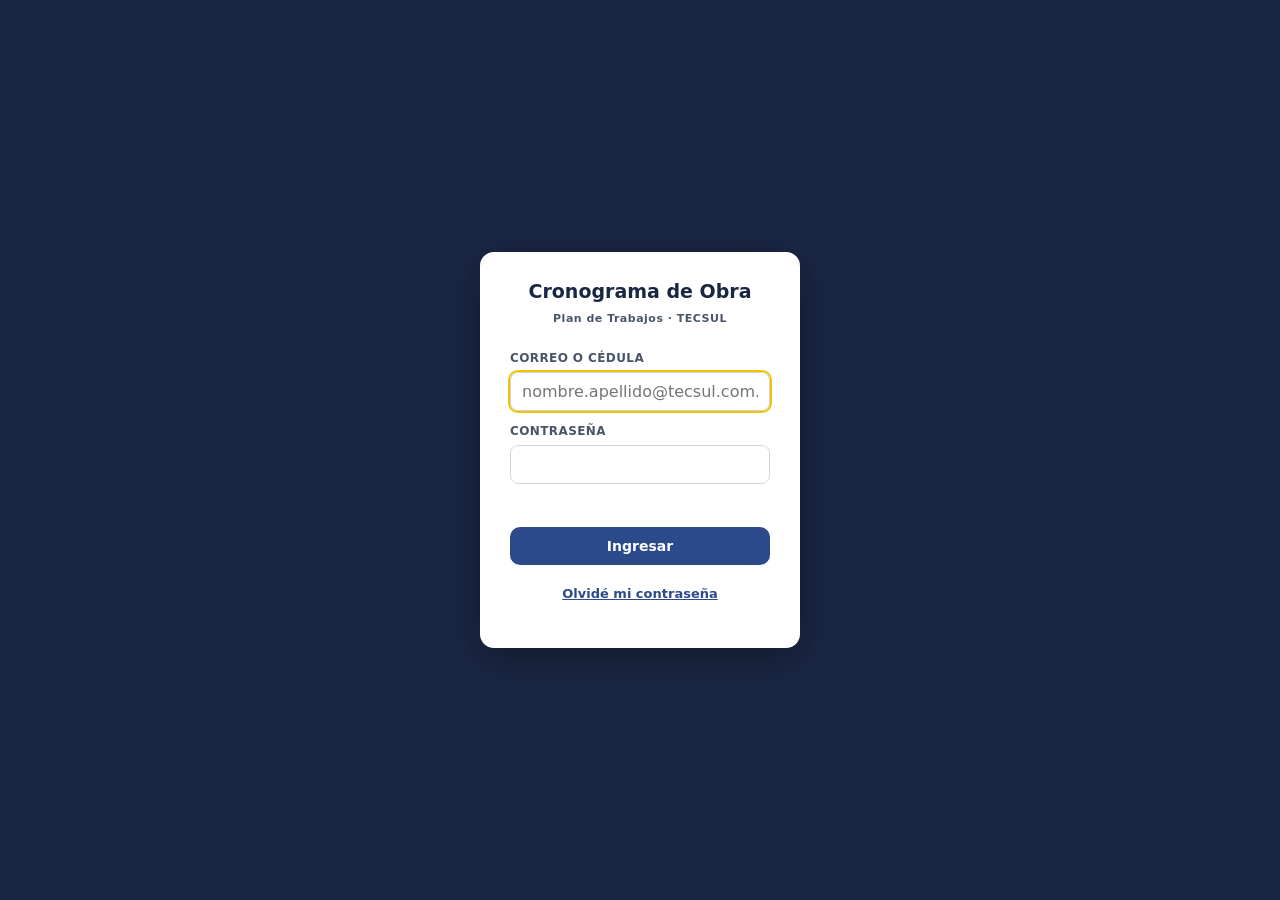
<file: index.html>
<!DOCTYPE html>
<html lang="es">
<head>
<meta charset="UTF-8">
<meta name="viewport" content="width=device-width, initial-scale=1, viewport-fit=cover">
<meta name="theme-color" content="#0d1b2a">
<title>Tecsul · Obras y Equipos</title>
<script>
/* Entrada única de la app: quien solo tiene rol en Equipos (operadores, taller)
   va directo a su parte, aun sin señal. Lo decide el último ingreso. */
try { if (localStorage.getItem('tecsul_acceso_obras') === '0') location.replace('equipos/parte_diario_v5.html'); } catch (e) {}
</script>
<link rel="manifest" href="manifest.json">
<link rel="icon" type="image/png" sizes="192x192" href="icon192.png?v=2">
<link rel="apple-touch-icon" href="icon192.png?v=2">
<style>
/* ============================================================
   DESIGN SYSTEM — "Faja de obra"
   Concept: the horizontal survey band of a road profile.
   Palette pulls from asphalt, survey-tape yellow, and the
   cyan of a total station display. Data reads like a field book.
   ============================================================ */
:root{
  --asphalt:#0d1b2a;      /* deep navy-asphalt */
  --asphalt-2:#13253a;
  --band:#1b3350;
  --line:#28405e;
  --line-soft:#20364f;
  --paper:#f5f3ec;        /* field-book paper */
  --paper-2:#ece8dc;
  --ink:#101820;
  --ink-soft:#5a6672;
  --tape:#f2c200;         /* survey-tape yellow (primary key color, from spec) */
  --tape-deep:#c99a00;
  --station:#2ec5c5;      /* total-station cyan (links) */
  --station-deep:#178a8a;
  --ok:#3f9d5a;
  --warn:#e08a2b;
  --bad:#d64545;
  --plan:#5b8fd6;
  --real:#12324f;
  --shadow:0 1px 0 rgba(255,255,255,.04) inset, 0 8px 24px rgba(0,0,0,.28);
  --mono:'DM Mono',ui-monospace,'SF Mono',Menlo,Consolas,monospace;
  --sans:'Barlow Semi Condensed','Segoe UI',system-ui,sans-serif;
}
@font-face{font-family:'Barlow Semi Condensed';src:local('Barlow Semi Condensed');}
*{box-sizing:border-box;margin:0;padding:0}
/* Tamaño de letra: --fs multiplica TODOS los font-size de la app (v20261027e).
   PC = 1 (sin cambios). Celular = 1 (igual que PC; antes 1.2).
   Para ajustar, cambiá solo el número de --fs dentro del @media. */
:root{--fs:1}
@media (max-width:760px),(pointer:coarse) and (max-height:500px){
  :root{--fs:1}
  input,select,textarea{font-size:16px} /* 16px evita que el iPhone haga zoom al tocar un campo */
}
html,body{height:100%}
body{
  font-family:var(--sans);background:var(--asphalt);color:var(--paper);
  -webkit-font-smoothing:antialiased;overflow:hidden;
  display:flex;flex-direction:column;
}
button{font-family:inherit;cursor:pointer;border:none;background:none;color:inherit}
input,select{font-family:inherit}

/* ---------- top app bar ---------- */
header{
  flex:0 0 auto;background:linear-gradient(180deg,var(--asphalt-2),var(--asphalt));
  border-bottom:1px solid var(--line);display:flex;align-items:stretch;
  padding-left:env(safe-area-inset-left);padding-right:env(safe-area-inset-right);
  min-height:54px;
}
.brand{display:flex;align-items:center;gap:11px;padding:0 16px;border-right:1px solid var(--line-soft)}
.brand .logo-chip{
  background:#fff;border-radius:6px;padding:4px 8px;flex:0 0 auto;
  display:grid;place-items:center;box-shadow:0 0 0 1px rgba(0,0,0,.15) inset;
}
.brand .logo-chip img{height:26px;display:block}
.brand .glyph{
  width:30px;height:30px;border-radius:6px;flex:0 0 auto;position:relative;
  background:var(--tape);box-shadow:0 0 0 1px var(--tape-deep) inset;
  display:grid;place-items:center;
}
.brand .glyph::before{content:"";position:absolute;inset:0;border-radius:6px;
  background:repeating-linear-gradient(45deg,transparent 0 5px,rgba(0,0,0,.16) 5px 10px)}
.brand .glyph span{position:relative;font-weight:800;color:#1a1200;font-size:calc(15px*var(--fs,1));letter-spacing:-1px}
.brand .t1{font-weight:700;letter-spacing:.2px;font-size:calc(13px*var(--fs,1));line-height:1.15}
.brand .t2{font-size:calc(10.5px*var(--fs,1));color:var(--station);letter-spacing:1.5px;text-transform:uppercase;margin-top:2px}
.brand .stack{display:flex;flex-direction:column;justify-content:center}

/* El header es una sola fila que NO debe desbordar: al sumar pestañas, lo que
   cede es el título y la tira de pestañas (que se vuelve deslizable), nunca los
   controles de la derecha (obra, exportar, guardar), que son los que se usan. */
header{overflow:hidden}
.brand{min-width:0;flex:0 1 auto}
.brand .t1,.brand .t2{white-space:nowrap;overflow:hidden;text-overflow:ellipsis}
.obra-pick,.userchip,.expbtn,.savebtn,.savechip{flex:0 0 auto}
.navtabs{display:flex;align-items:stretch;min-width:0;overflow-x:auto;scrollbar-width:none}
.navtabs::-webkit-scrollbar{display:none}
@media(max-width:1700px){.navtabs button{padding:0 12px}}
@media(max-width:1520px){.navtabs button{padding:0 10px;font-size:calc(12.5px*var(--fs,1))}
  .brand .t1{max-width:210px}}
@media(max-width:1320px){.navtabs button{padding:0 8px;font-size:calc(12px*var(--fs,1))}
  .brand .t1{max-width:120px}}
.navtabs button{
  padding:0 18px;font-size:calc(13px*var(--fs,1));font-weight:600;letter-spacing:.2px;color:#8ea3bd;
  border-bottom:2.5px solid transparent;position:relative;white-space:nowrap;
  transition:color .15s;
}
.navtabs button .ic{display:block;font-size:calc(16px*var(--fs,1));line-height:1;margin-bottom:2px}
.navtabs button:hover{color:#cfe0f2}
.navtabs button.on{color:var(--paper);border-bottom-color:var(--tape)}

.topspace{flex:1}
.obra-pick{display:flex;align-items:center;gap:8px;padding:0 14px;border-left:1px solid var(--line-soft)}
.obra-pick select{
  background:var(--band);color:var(--paper);border:1px solid var(--line);
  border-radius:7px;padding:7px 10px;font-size:calc(12.5px*var(--fs,1));font-weight:600;max-width:230px
}
.savechip{display:flex;align-items:center;gap:7px;padding:0 16px;font-size:calc(11px*var(--fs,1));color:var(--ink-soft)}
.savechip .dot{width:8px;height:8px;border-radius:50%;background:var(--ok);
  box-shadow:0 0 0 3px rgba(63,157,90,.18)}
.savechip.saving .dot{background:var(--tape);box-shadow:0 0 0 3px rgba(242,194,0,.2);animation:pulse 1s infinite}
@keyframes pulse{50%{opacity:.4}}

/* ---------- KPI strip ---------- */
.kpistrip{
  flex:0 0 auto;display:flex;gap:1px;background:var(--line-soft);
  border-bottom:1px solid var(--line);overflow-x:auto;scrollbar-width:none
}
.kpistrip::-webkit-scrollbar{display:none}
.kpi{background:var(--asphalt-2);padding:9px 16px;min-width:132px;flex:1}
.kpi .lab{font-size:calc(9.5px*var(--fs,1));letter-spacing:1.3px;text-transform:uppercase;color:#7f93ac;font-weight:600}
.kpi .val{font-family:var(--mono);font-size:calc(17px*var(--fs,1));font-weight:500;margin-top:3px;letter-spacing:-.5px}
.kpi .val small{font-size:calc(11px*var(--fs,1));color:var(--ink-soft)}
.kpi .sub{font-size:calc(10px*var(--fs,1));margin-top:1px;color:var(--ink-soft)}
.kpi .val.tape{color:var(--tape)}
.kpi .val.cyan{color:var(--station)}
.kpi .val.plan{color:var(--plan)}
.kpi .val.warn{color:var(--warn)}
.pos{color:var(--ok)}.neg{color:var(--bad)}

/* ---------- work area ---------- */
main{flex:1;overflow:hidden;position:relative;background:var(--asphalt)}
.view{position:absolute;inset:0;display:none;flex-direction:column}
.view.on{display:flex}
.pbi-wrap{position:absolute;inset:0;display:flex;flex-direction:column;background:var(--asphalt)}
.pbi-note{flex:0 0 auto;padding:6px 12px;font-size:calc(12px*var(--fs,1));color:#9fb3cc;background:var(--asphalt-2);border-bottom:1px solid var(--line)}
.pbi-note a{color:var(--tape);font-weight:600}
.pbi-frame{flex:1 1 auto;width:100%;border:0;background:#fff}

/* filter bar */
.filterbar{
  flex:0 0 auto;display:flex;gap:8px;align-items:center;flex-wrap:wrap;
  padding:8px 14px;background:var(--asphalt-2);border-bottom:1px solid var(--line-soft)
}
.filterbar select,.filterbar input{
  background:var(--band);color:var(--paper);border:1px solid var(--line);
  border-radius:6px;padding:6px 9px;font-size:calc(12px*var(--fs,1))
}
.seg{display:flex;background:var(--band);border:1px solid var(--line);border-radius:7px;overflow:hidden}
.seg button{padding:6px 12px;font-size:calc(12px*var(--fs,1));font-weight:600;color:#8ea3bd}
.seg button.on{background:var(--tape);color:#1a1200}
.filterbar .grow{flex:1}
.hint{font-size:calc(11px*var(--fs,1));color:var(--ink-soft)}

/* ---------- GANTT ---------- */
.gantt-wrap{flex:1;display:flex;overflow:hidden;min-height:0}
.grid-col{flex:0 0 clamp(300px,var(--gridw,40%),calc(100% - 60px));display:flex;flex-direction:column;overflow:hidden;
  background:var(--paper);color:var(--ink);position:relative}
/* header con scroll horizontal sincronizado con la tabla */
.grid-head-scroll{flex:0 0 auto;overflow:hidden;background:var(--paper-2);
  border-bottom:2px solid #b8b09c;z-index:5}
.grid-head{display:grid;font-size:calc(10px*var(--fs,1));text-transform:uppercase;letter-spacing:.4px;
  color:#5a5344;font-weight:700;min-width:100%}
.ghcell{padding:0 6px;border-right:1px solid #d8d2c4;display:flex;flex-direction:row;
  align-items:center;gap:4px;overflow:hidden;height:46px}
.ghcell.filt{background:#fff6d6}
.ghsort{cursor:pointer;white-space:nowrap;overflow:hidden;text-overflow:ellipsis;user-select:none;flex:1;min-width:0}
.ghsort:hover{color:var(--tape-deep)}
/* botón ▾ de menú de columna (orden + filtro bajo demanda, estilo Excel) */
.gh-menu{flex:0 0 auto;border:none;background:transparent;color:#8a8578;font-size:calc(9px*var(--fs,1));
  cursor:pointer;padding:2px 3px;border-radius:3px;line-height:1}
.gh-menu:hover{background:#efe9da;color:var(--tape-deep)}
.gh-menu.filt{color:#fff;background:var(--tape-deep)}
/* menú flotante de columna */
.colmenu{position:fixed;z-index:120;background:#fff;border:1px solid #d8d2c4;border-radius:9px;
  box-shadow:0 6px 24px rgba(0,0,0,.18);padding:6px;width:200px;display:flex;flex-direction:column;gap:3px}
.colmenu button{border:none;background:transparent;text-align:left;font-size:calc(12px*var(--fs,1));color:#3a3427;
  padding:6px 8px;border-radius:6px;cursor:pointer}
.colmenu button:hover{background:#fff6d6}
.colmenu .cm-sep{height:1px;background:#eee7d8;margin:2px 0}
.colmenu .cm-hint{font-size:calc(10.5px*var(--fs,1));color:#8a8170;padding:0 4px;line-height:1.35}
.fchips{display:inline-flex;flex-wrap:wrap;gap:5px;align-items:center;vertical-align:middle}
.fchip{display:inline-flex;align-items:center;gap:4px;background:#fff6d6;border:1px solid #e8c766;border-radius:12px;
  padding:2px 4px 2px 9px;font-size:calc(11.5px*var(--fs,1));color:#3a3427;white-space:nowrap}
.fchip b{font-family:var(--mono,monospace);font-weight:700}
.fchip button{border:none;background:transparent;cursor:pointer;color:#8a6d1c;font-size:calc(11px*var(--fs,1));padding:0 4px;border-radius:8px}
.fchip button:hover{background:#f3dc8f;color:#3a3427}
.fchip-all{border:1px solid #d8d2c4;background:#fff;border-radius:12px;padding:2px 9px;font-size:calc(11.5px*var(--fs,1));cursor:pointer}
.fchip-all:hover{background:#fdecea;border-color:#e8a19a}
.fchip-n{font-size:calc(11px*var(--fs,1));color:#8a8170}
.colmenu input{font-size:calc(12px*var(--fs,1));border:1px solid #d8d2c4;border-radius:6px;padding:6px 8px}
.colmenu input:focus{outline:none;border-color:var(--tape-deep);box-shadow:0 0 0 2px rgba(198,124,78,.15)}
/* (los inputs de filtro fijos ya no se usan; reglas conservadas por si acaso) */
.ghfilter{display:none}
.grid-scroll{flex:1;overflow:auto}
#ganttGrid{min-width:100%}
.grid-scroll::-webkit-scrollbar{height:9px;width:9px}
.grid-scroll::-webkit-scrollbar-thumb{background:#cfc8b6;border-radius:5px}
/* divisor arrastrable entre tabla y Gantt */
.grid-resizer{flex:0 0 6px;cursor:col-resize;background:var(--tape-deep);
  position:relative;z-index:6;transition:background .15s}
.grid-resizer:hover,.grid-resizer.drag{background:var(--station-deep)}
.grid-resizer::after{content:"⋮⋮";position:absolute;top:50%;left:50%;transform:translate(-50%,-50%) rotate(90deg);
  font-size:calc(9px*var(--fs,1));color:rgba(255,255,255,.8);letter-spacing:-2px}
/* botón + menú de columnas */
.cols-btn{position:absolute;right:8px;bottom:8px;z-index:8;font-size:calc(11px*var(--fs,1));font-weight:700;
  background:var(--paper-2);border:1px solid #b8b09c;border-radius:6px;padding:5px 9px;cursor:pointer;
  color:var(--ink);box-shadow:0 1px 4px rgba(0,0,0,.12)}
.cols-btn:hover{background:#fff}
.cols-menu{position:absolute;right:8px;bottom:40px;z-index:9;background:#fff;border:1px solid #b8b09c;
  border-radius:8px;padding:8px;box-shadow:0 6px 20px rgba(0,0,0,.18);min-width:170px}
.cols-menu label{display:flex;align-items:center;gap:7px;padding:4px 6px;font-size:calc(12px*var(--fs,1));cursor:pointer;border-radius:4px}
.cols-menu label:hover{background:#f4efe2}
.cols-menu label.fixed{opacity:.5;cursor:default}
.cols-menu input{width:15px;height:15px}
.time-col{flex:1;display:flex;flex-direction:column;overflow:hidden;background:var(--paper);position:relative}
.time-scroll{flex:1;overflow:auto;position:relative}
.grid-head,.time-head{flex:0 0 auto;z-index:5}
.grid-head{background:var(--paper-2);
  display:grid;grid-template-columns:34px 1fr 46px 96px 66px;font-size:calc(10px*var(--fs,1));
  text-transform:uppercase;letter-spacing:.5px;color:#5a5344;font-weight:700}
.grid-head div{padding:9px 8px;border-right:1px solid #d8d2c4}
/* rows: fixed vertical padding so measured height is stable and mirrors timeline */
.grow-row{display:grid;font-size:calc(12.5px*var(--fs,1));min-width:100%;
  border-bottom:1px solid #e2ddcf;cursor:pointer;background:var(--paper);height:46px;align-items:center;box-sizing:border-box}
.grow-row:hover{background:#fffdf5}
.grow-row.sel{background:#fff6d6;box-shadow:inset 3px 0 0 var(--tape-deep)}
.grow-row>div{padding:5px 8px;border-right:1px solid #eee7d8;overflow:hidden;align-self:stretch;display:flex;flex-direction:column;justify-content:center}
.grow-row .descc{overflow:hidden;flex-direction:row;align-items:center;gap:2px}
.grow-row .desc-main{flex:1;min-width:0;display:flex;flex-direction:column;justify-content:center}
.grow-row .ed-desc{text-overflow:ellipsis;width:100%}
.ghcell{position:relative}
.col-grip{position:absolute;right:-3px;top:0;width:7px;height:100%;cursor:col-resize;z-index:6}
.col-grip:hover{background:var(--tape-deep);opacity:.4}
.grow-row.dragging{opacity:.4;background:#fff6d6}
.grow-row.row-active{background:#fff6d6;box-shadow:inset 3px 0 0 var(--tape-deep)}
.grow-row:focus{outline:none}
.grow-row:focus-visible{outline:none;background:#fff6d6}
.grow-row.drop-above{box-shadow:inset 0 3px 0 var(--tape-deep)}
.grow-row.drop-below{box-shadow:inset 0 -3px 0 var(--tape-deep)}
.grow-row[draggable="true"] .idc{cursor:grab}
.grow-row .idc{font-family:var(--mono);color:var(--station-deep);font-weight:700;font-size:calc(11px*var(--fs,1))}
.grow-row .idc .row-check{margin-right:5px;vertical-align:middle;cursor:pointer;accent-color:var(--tape-deep)}
.sel-bar{position:absolute;bottom:18px;left:50%;transform:translateX(-50%);z-index:40;
  display:flex;align-items:center;gap:16px;background:#1c2836;color:#fff;
  padding:10px 18px;border-radius:10px;box-shadow:0 4px 16px rgba(0,0,0,.3);font-size:calc(13px*var(--fs,1))}
.sel-bar #selBarLabel{font-weight:600}
.sel-bar .sel-actions{display:flex;gap:8px}
.sel-bar button{border:none;border-radius:6px;padding:6px 12px;font-size:calc(12px*var(--fs,1));font-weight:600;cursor:pointer}
.sel-bar .sel-del{background:var(--bad);color:#fff}
.sel-bar .sel-del:hover{background:#b83636}
.sel-bar .sel-clear{background:rgba(255,255,255,.15);color:#fff}
.sel-bar .sel-clear:hover{background:rgba(255,255,255,.25)}
/* ---- login ---- */
.login-overlay{position:fixed;inset:0;z-index:200;background:linear-gradient(160deg,#0d1b2a,#12263d);
  display:flex;align-items:center;justify-content:center}
.login-card{background:#fff;border-radius:14px;padding:28px 30px;width:320px;
  box-shadow:0 8px 40px rgba(0,0,0,.4);display:flex;flex-direction:column;gap:7px}
.login-title{font-size:calc(19px*var(--fs,1));font-weight:800;color:#12263d;text-align:center;margin-bottom:10px;line-height:1.25}
.login-title small{font-size:calc(11px*var(--fs,1));font-weight:600;color:#8794a6;letter-spacing:.5px}
.login-card label{font-size:calc(11px*var(--fs,1));font-weight:700;color:#5a6b80;text-transform:uppercase;letter-spacing:.4px;margin-top:6px}
.login-card input{border:1px solid #cfd7e2;border-radius:8px;padding:9px 11px;font-size:calc(14px*var(--fs,1))}
.login-card input:focus{outline:2px solid var(--tape);border-color:var(--tape-deep)}
.login-card button{margin-top:14px;background:var(--tape);color:#1c2836;border:none;border-radius:8px;
  padding:11px;font-size:calc(14px*var(--fs,1));font-weight:800;cursor:pointer}
.login-card button:hover{background:var(--tape-deep)}
.login-err{color:#c0392b;font-size:calc(12px*var(--fs,1));font-weight:600;min-height:15px}
/* ---- fechas en las barras del gantt ---- */
.bar-date{position:absolute;top:13px;font-size:calc(9px*var(--fs,1));font-family:var(--mono);color:#7d7663;
  pointer-events:none;white-space:nowrap;z-index:2;font-weight:600}
.bar-date.bd-l{transform:translateX(-100%)}
/* ---- mini botones del encabezado del listado ---- */
.hdr-mini{border:1px solid #d8d2c4;background:#fff;border-radius:5px;width:20px;height:20px;
  font-size:calc(11px*var(--fs,1));line-height:1;cursor:pointer;color:#5a5344;padding:0;margin-left:3px}
.hdr-mini:hover{background:#fff6d6;border-color:var(--tape-deep)}
#chkAllRows{accent-color:var(--tape-deep);cursor:pointer;margin-right:4px;vertical-align:middle}
.grow-row .descc{white-space:normal;line-height:1.2;font-weight:500}
.grow-row .rowsub{margin-top:3px}
.grow-row .num{font-family:var(--mono);text-align:right;font-size:calc(11.5px*var(--fs,1))}
.grow-row .num.over100{color:var(--bad);font-weight:700}
.grow-row>.num{align-items:flex-end}
.grow-row .um-tag2{font-family:var(--mono);font-size:calc(10px*var(--fs,1));color:#8a8578}
.grow-row .mono2{font-family:var(--mono);text-align:right;font-size:calc(11px*var(--fs,1))}
.grow-row .ed-pu,.grow-row .ed-dur{font-family:var(--mono);text-align:right}
.grow-row .ed-ini,.grow-row .ed-fin{font-size:calc(11px*var(--fs,1));font-family:var(--mono)}
.grow-add{padding:10px;text-align:center;font-size:calc(12px*var(--fs,1));font-weight:700;color:var(--station-deep);
  background:#eef4f4;border-bottom:1px solid #e2ddcf;cursor:pointer;letter-spacing:.3px}
.grow-add:hover{background:#e2efef}
/* edición inline en la tabla de ítems (estilo Excel: sin caja hasta el hover) */
.ed-desc,.ed-um,.ed-cant,.ed-cajust{width:100%;background:transparent;border:1px solid transparent;
  border-radius:3px;padding:2px 4px;font-family:inherit;font-size:calc(12.5px*var(--fs,1));color:var(--ink)}
.ed-desc{font-weight:500}
.ed-um{font-family:var(--mono);font-size:calc(10px*var(--fs,1));color:#8a8578}
.ed-cant,.ed-cajust{font-family:var(--mono);font-size:calc(11.5px*var(--fs,1));text-align:right}
.ed-cajust::placeholder{color:#bdb7a8;font-style:italic}
.ed-cajust.has-adj{color:var(--warn);font-weight:700}
.ed-desc:hover,.ed-um:hover,.ed-cant:hover,.ed-cajust:hover{border-color:#d8d2c4;background:#fffdf5}
.ed-desc:focus,.ed-um:focus,.ed-cant:focus,.ed-cajust:focus{outline:none;border-color:#1a6ea8;background:#fff;
  box-shadow:0 0 0 2px rgba(26,110,168,.15)}
.badge{display:inline-block;font-size:calc(9.5px*var(--fs,1));padding:1px 6px;border-radius:20px;font-weight:700;letter-spacing:.3px}
.b-listo{background:#dff0e2;color:#1f6b38}.b-proc{background:#fff0d4;color:#8a5a10}
.b-nada{background:#eceae2;color:#7a7568}.b-elim{background:#f6dede;color:#9a2b2b;text-decoration:line-through}
.b-est{background:#e6e0f0;color:#5a3d8a}
.um-tag{font-size:calc(9px*var(--fs,1));color:#8a8578;font-family:var(--mono)}

/* timeline — LIGHT background */
.time-head{background:var(--paper-2);border-bottom:2px solid #b8b09c;display:flex;height:48px;
  overflow:visible;white-space:nowrap;will-change:transform}
.tmonth{flex:0 0 auto;border-right:1px solid #d8d2c4;display:flex;flex-direction:column;
  justify-content:center;padding:0 8px;font-size:calc(11px*var(--fs,1));font-weight:700;color:#5a5344}
.tmonth small{font-size:calc(9px*var(--fs,1));color:#8a8578;font-weight:500}
.time-body{position:relative;background:
  repeating-linear-gradient(0deg,transparent 0 41px,#efeade 41px 42px)}
.trow{position:absolute;left:0;border-bottom:1px solid #e8e3d5}
.trow.sel{background:rgba(242,194,0,.10)}
.gcol-lines{position:absolute;inset:0;pointer-events:none}
.gcol-lines .vl{position:absolute;top:0;bottom:0;width:1px;background:#e0dacb}
/* franja de día NO laborable (domingo / feriado). Va por detrás de las barras:
   el z-index queda por debajo porque .gcol-lines se pinta antes que #timeBody. */
.gcol-lines .nolab{position:absolute;top:0;bottom:0;background:#8a8578;opacity:.085;pointer-events:none}
.gcol-lines .nolab.fer{background:#b0453a;opacity:.13}
/* editor de feriados del panel de calendario */
.cal-dow{display:flex;gap:4px;flex-wrap:wrap}
.cal-dow label{display:flex;flex-direction:column;align-items:center;gap:3px;font-size:calc(10.5px*var(--fs,1));
  border:1px solid var(--line);border-radius:6px;padding:5px 7px;cursor:pointer;min-width:38px}
.cal-dow label.on{background:rgba(26,158,111,.10);border-color:#1a9e6f;font-weight:700}
.cal-dow input{margin:0}
.gcol-lines .today{background:var(--bad);width:2px;opacity:.7;z-index:2}
.gcol-lines .plazo-ampliado{background:#2f7d4f;width:2px;opacity:.85;z-index:2;
  border-left:2px dashed #2f7d4f;background:transparent}
.gcol-lines .plazo-ampliado::after{content:'plazo ampliado';position:absolute;top:2px;left:4px;
  font-size:calc(9px*var(--fs,1));color:#2f7d4f;font-weight:700;white-space:nowrap;background:rgba(255,255,255,.75);padding:0 3px;border-radius:2px}
.bar{position:absolute;height:20px;top:8px;border-radius:5px;cursor:grab;
  box-shadow:0 1px 4px rgba(0,0,0,.22);display:flex;align-items:center;overflow:hidden;
  background:linear-gradient(180deg,#5b8fd6,#3a6ea5)}
.bar .fill{position:absolute;left:0;top:0;bottom:0;background:linear-gradient(180deg,#6fd39a,#3f9d5a);opacity:.92}
.bar .lbl{position:relative;font-size:calc(10px*var(--fs,1));color:#fff;padding:0 7px;white-space:nowrap;z-index:2;
  font-family:var(--mono);text-shadow:0 1px 2px rgba(0,0,0,.4)}
.bar.crit{background:linear-gradient(180deg,#e07a7a,#c0453f);outline:1.5px solid #ffb0b0}
.bar-base{position:absolute;height:6px;top:30px;border-radius:3px;background:#a99;opacity:.6;
  outline:1px dashed #977;outline-offset:0}
.bar-base.base-grp{top:37px;height:5px}
.ed-cat{width:100%;background:transparent;border:1px solid transparent;border-radius:3px;padding:2px 2px;
  font-family:inherit;font-size:calc(11.5px*var(--fs,1));color:var(--ink);cursor:pointer}
.ed-cat:hover{border-color:#d8d2c4;background:#fffdf5}
.ed-cat:focus{outline:none;border-color:#1a6ea8;background:#fff}
.bar-lluvia{position:absolute;height:7px;top:2px;border-radius:3px;
  background:repeating-linear-gradient(45deg,#00a3b5,#00a3b5 5px,#4dc4d2 5px,#4dc4d2 10px);
  opacity:.85;pointer-events:auto;cursor:help}
/* HITO: rombo (milestone) en su fecha */
.bar-hito{position:absolute;top:9px;width:14px;height:14px;background:#c9820b;
  transform:rotate(45deg);border:1.5px solid #7a4e05;box-shadow:0 1px 4px rgba(0,0,0,.3);
  cursor:pointer;z-index:2}
.hito-lbl{position:absolute;top:9px;font-size:calc(10px*var(--fs,1));color:#8a6a2a;font-weight:700;
  white-space:nowrap;font-family:var(--mono)}
/* ÍTEM-PADRE con subdivisiones: barra normal pero con marco que indica que
   agrupa tramos (conserva el fill verde de avance) */
.bar.bar-padre{background:linear-gradient(180deg,#6a86ab,#43668c);
  outline:2px solid #c9820b;outline-offset:1px}
/* ACTIVIDAD: sin cantidad, se ve más tenue y rayada (es apoyo, no producción) */
.bar.bar-activ{background:repeating-linear-gradient(45deg,#8494a8,#8494a8 6px,#9aa8ba 6px,#9aa8ba 12px);
  opacity:.85}
.bar.bar-activ .fill{display:block}
/* ítem/actividad FINALIZADO (avance 100%): barra verde llena = "terminado".
   Va después de crit/padre/activ para ganar por orden de cascada. */
.bar.is-done{background:linear-gradient(180deg,#6fd39a,#3f9d5a);opacity:1;outline:none}
.bar.is-done .fill{display:none}
/* HITO finalizado: rombo verde en vez de ámbar */
.bar-hito.is-done{background:#3f9d5a;border-color:#256b3a}
/* ---- grupos / jerarquía ---- */
.grow-row .grp-toggle{flex:0 0 auto;width:16px;height:16px;margin-right:2px;padding:0;
  background:transparent;border:none;color:var(--station-deep);font-size:calc(11px*var(--fs,1));cursor:pointer;
  align-self:center;line-height:1}
.grow-row .descc.is-group{flex-direction:row;align-items:center}
.grow-row .descc.is-group .ed-desc{font-weight:800;color:#2a3f57;background:transparent}

/* ---- JERARQUÍA VISUAL: padre vs subítem -------------------------------
   El ítem PADRE (el que tiene tramos/actividades colgando) se lee como
   encabezado: id y descripción en negrita, tono oscuro. Los subítems llevan
   el id en un tono más claro para que la vista se ordene sola de un vistazo. */
.grow-row .idc.id-padre{font-weight:800;color:var(--station-deep,#2a3f57)}
.grow-row .idc.id-sub{font-weight:500;color:#a39c8e}
.grow-row .descc.is-padre .ed-desc{font-weight:800;color:#2a3f57}

/* ---- plan semanal: actividades SIN cantidad --------------------------- */
.wk-table tr.wk-sincant td{background:#fbfaf6}
.wk-table tr.wk-sincant.wk-listo td{background:#f1f8f2}
.sincant-tag{display:inline-block;padding:1px 6px;border-radius:20px;background:#efece3;
  color:#8a8578;font-size:calc(10px*var(--fs,1));font-weight:600;letter-spacing:.02em}
.wk-table .cp-ok{color:#1f6b38;font-weight:700}
.wk-table .cp-no{color:#a39c8e}
.wk-table select.wk-estado{width:100%;max-width:104px;padding:3px 4px;font-size:calc(11px*var(--fs,1));
  border:1px solid var(--line,#ddd8cc);border-radius:6px;background:#fff}
.wk-table tr.wk-listo select.wk-estado{border-color:#9ed0ae;background:#f6fcf7;color:#1f6b38;font-weight:600}
.grow-row .grp-count{color:#5a6b80;font-family:var(--mono);font-size:calc(10px*var(--fs,1));font-weight:600;white-space:nowrap}
.grow-row .grp-val{color:#5a6b80;font-weight:700;font-style:normal}
.grow-row .grp-cell{background:repeating-linear-gradient(45deg,transparent 0 4px,#f0ece0 4px 5px);opacity:.4}
/* barra resumen de grupo (estilo Project: fina con topes en los extremos) */
.bar-group{position:absolute;height:10px;top:13px;background:#3a4658;border-radius:2px;
  display:flex;align-items:center;box-shadow:0 1px 3px rgba(0,0,0,.25)}
.bar-group .grp-cap{position:absolute;top:0;width:8px;height:0;border-top:10px solid #3a4658;}
.bar-group .grp-cap-l{left:-1px;border-right:5px solid transparent}
.bar-group .grp-cap-r{right:-1px;border-left:5px solid transparent}
.bar-group .lbl{position:absolute;left:0;top:11px;font-size:calc(10px*var(--fs,1));color:#3a4658;white-space:nowrap;
  font-family:var(--mono);font-weight:700}
.dep-svg{position:absolute;inset:0;pointer-events:none;overflow:visible;z-index:3}
/* ===== GRILLA TIPO EXCEL (Cantidad / Porcentaje / Monto) ===== */
.gcell{position:absolute;top:0;bottom:0;border-right:1px solid #dcd6c6;
  display:flex;align-items:center;justify-content:flex-end;padding:0 7px;
  cursor:cell;user-select:none;background:transparent;transition:background .08s}
.gcell.inrange{background:rgba(46,197,197,.05)}
.gcell.has{background:rgba(46,197,197,calc(0.10 + var(--fill,0)*0.30))}
.gcell .gv{font-family:var(--mono);font-size:calc(12px*var(--fs,1));font-weight:600;color:#123;
  white-space:nowrap;letter-spacing:-.3px}
.gcell.has .gv{color:#06343a}
.gcell.grp-sum{background:#eceff3;cursor:default}
.gcell.grp-sum .gv{color:#3a4658;font-weight:800}
.gcell.grp-empty{cursor:default;background:repeating-linear-gradient(45deg,transparent 0 5px,#f0ece0 5px 6px);opacity:.5}
.gcell:hover{background:rgba(242,194,0,.14)}
.gcell.sel{background:rgba(59,130,200,.20)!important;box-shadow:inset 0 0 0 1px rgba(59,130,200,.35)}
.gcell.sel.has{background:rgba(46,150,180,.30)!important}
.gcell.focus{box-shadow:inset 0 0 0 2px #1a6ea8, 0 0 0 1px #1a6ea8;z-index:6}
/* listado de ítems como planilla (v20261110d) */
.grow-row>.lcell.lsel{background:rgba(59,130,200,.16)}
.grow-row>.lcell.lfocus{box-shadow:inset 0 0 0 2px #1a6ea8;background:rgba(59,130,200,.07)}
.grow-row:focus{outline:none}
.sel-stats{position:fixed;bottom:12px;left:50%;transform:translateX(-50%);z-index:40;display:none;gap:16px;
  background:#1f2a3a;color:#dfe6ef;border-radius:18px;padding:6px 16px;font-size:calc(12px*var(--fs,1));
  box-shadow:0 3px 12px rgba(0,0,0,.3);cursor:copy;white-space:nowrap;font-family:var(--mono)}
.sel-stats b{color:#fff}
.gcell-input{position:absolute;inset:0;width:100%;height:100%;border:2px solid #1a6ea8;
  background:#fff;color:var(--ink);font-family:var(--mono);font-size:calc(12px*var(--fs,1));font-weight:600;
  text-align:right;padding:0 6px;z-index:20;outline:none;border-radius:0}
.time-scroll{outline:none}
body.gridmode .trow{border-bottom:1px solid #ddd7c7}
body.gridmode .time-body{background:#fbf9f2}
.tmonth.now{background:rgba(214,69,69,.10);color:var(--bad);box-shadow:inset 0 -2px 0 var(--bad);font-weight:700}
.tmonth.addcol{width:44px;justify-content:center;align-items:center;font-size:calc(16px*var(--fs,1));
  color:var(--station-deep);cursor:pointer;background:#eef4f4}
.tmonth.addcol:hover{background:#dceaea}
/* ---- escala DÍAS (solo vista Tiempo) ---- */
.tmonth.dcol{padding:0 2px;font-size:calc(10px*var(--fs,1));align-items:center;text-align:center;
  border-right:1px solid #e6e0d1}
.tmonth.dcol small{font-size:calc(8px*var(--fs,1));line-height:1.1}
/* día no laborable: se tiñe la columna del encabezado para leer el fin de
   semana de un vistazo, en el mismo tono que la franja del cuerpo */
.tmonth.dcol.nolabcol{background:rgba(138,133,120,.16);color:#8a8578}
.tmonth.dcol.fercol{background:rgba(176,69,58,.15);color:#b0453a}
.tmonth.dcol.now{background:rgba(214,69,69,.14)}
/* fila de totales (Σ monto por período) */
.gfoot{position:absolute;left:0;height:32px;border-top:2px solid #b8b09c;background:#f0ece0}
.gfcell{position:absolute;top:0;bottom:0;display:flex;align-items:center;justify-content:flex-end;
  padding:0 7px;border-right:1px solid #dcd6c6}
.gfcell span{font-family:var(--mono);font-size:calc(11px*var(--fs,1));font-weight:700;color:#5a4a10;white-space:nowrap}
.gfcell.tot{background:var(--tape);color:#1a1200;justify-content:center;font-weight:800}
.foot-label{height:32px;border-top:2px solid #b8b09c;background:#f0ece0;color:#5a4a10;
  align-items:center;gap:9px;padding:0 10px;font-size:calc(10.5px*var(--fs,1));font-weight:700;text-transform:uppercase;
  letter-spacing:.4px;flex:0 0 auto;overflow:hidden;white-space:nowrap}
/* TOTAL planeado a la vista en el pie (antes solo estaba en el tooltip de la Σ) */
.foot-label .fl-t{flex:0 0 auto}
.foot-label .fl-n{font-family:var(--mono);font-size:calc(12.5px*var(--fs,1));letter-spacing:0;text-transform:none;
  color:#3d3308;background:#e2dcc6;border-radius:4px;padding:2px 7px;flex:0 0 auto}
.foot-label .fl-ok{color:#15784e;font-size:calc(9.5px*var(--fs,1));text-transform:none;letter-spacing:0;font-weight:600}
.foot-label .fl-dif{color:var(--bad);font-size:calc(9.5px*var(--fs,1));text-transform:none;letter-spacing:0;font-weight:700}
.foot-label.fl-desc{cursor:pointer}
.foot-label.fl-desc:hover{background:#e7e1d1}
/* columna de verificación */
.check-col{flex:0 0 128px;display:none;flex-direction:column;overflow:hidden;
  background:var(--paper);border-left:2px solid var(--tape-deep)}
body.withcheck .check-col{display:flex}
.check-head{flex:0 0 auto;height:48px;background:var(--paper-2);border-bottom:2px solid #b8b09c;
  display:flex;flex-direction:column;justify-content:center;padding:0 9px;
  font-size:calc(10px*var(--fs,1));text-transform:uppercase;letter-spacing:.5px;color:#5a5344;font-weight:700}
.check-head small{font-size:calc(9px*var(--fs,1));color:#8a8578;font-weight:600;text-transform:none;letter-spacing:0}
.check-scroll{flex:1;overflow:hidden;position:relative}
/* el timeline tiene barra de scroll horizontal abajo; la columna Σ debe dejar
   el mismo espacio para que las filas queden alineadas al píxel */
.check-col::after{content:"";display:block;height:var(--hscroll,0px);flex:0 0 auto;
  background:var(--paper-2);border-top:1px solid #e2ddcf}
.chk{cursor:pointer}
.chk.bad:hover,.chk.near:hover{filter:brightness(.96);box-shadow:inset 2px 0 0 var(--tape-deep)}
.fixall{display:block;margin-top:3px;font-size:calc(9px*var(--fs,1));background:var(--tape);color:#1a1200;
  border-radius:4px;padding:2px 5px;font-weight:700;letter-spacing:0;text-transform:none;width:100%}
.fixall:hover{background:#ffd21a}
.chk{display:flex;flex-direction:column;justify-content:center;align-items:flex-end;
  padding:0 9px;border-bottom:1px solid #e2ddcf;font-family:var(--mono)}
.chk-sum{font-size:calc(12px*var(--fs,1));font-weight:700;color:var(--ink)}
.chk-ic{font-size:calc(10px*var(--fs,1));font-weight:700;margin-top:1px}
.chk.ok .chk-ic{color:#1f6b38}
.chk.near{background:#fffbe8}.chk.near .chk-ic{color:#8a5a10}
.chk.bad{background:#fdf0f0}.chk.bad .chk-ic{color:var(--bad)}
.chk.bad .chk-sum{color:var(--bad)}
/* control de ancho de columna */
.colw{display:flex;align-items:center;gap:2px;background:var(--band);border:1px solid var(--line);
  border-radius:7px;padding:2px}
.colw button{width:22px;height:24px;border-radius:4px;color:#9fb3cc;font-size:calc(14px*var(--fs,1));font-weight:700}
.colw button:hover{background:var(--line)}
.colw span{font-family:var(--mono);font-size:calc(11px*var(--fs,1));color:#8ea3bd;min-width:26px;text-align:center}
/* botón guardar */
.savebtn{padding:7px 13px;margin:0 4px;border-radius:7px;background:var(--tape);color:#1a1200;
  font-weight:700;font-size:calc(12px*var(--fs,1));white-space:nowrap}
.savebtn:hover{background:#ffd21a}
.savebtn:disabled{opacity:.4;cursor:default}
.expbtn{padding:7px 11px;margin-left:4px;border-radius:7px;background:var(--band);
  border:1px solid var(--line);color:#9fb3cc;font-size:calc(12px*var(--fs,1));font-weight:600;white-space:nowrap}
.expbtn:hover{background:var(--line);color:#cfe0f2}

/* chip buttons */
.chipbtn{padding:6px 12px;font-size:calc(12px*var(--fs,1));font-weight:600;border-radius:7px;background:var(--band);
  border:1px solid var(--line);color:#9fb3cc}
.chipbtn:hover{background:var(--line);color:#cfe0f2}
.chipbtn.active{background:var(--bad);color:#fff;border-color:var(--bad)}
.chipbtn.tape{background:var(--tape);color:#1a1200;border-color:var(--tape-deep);font-weight:700}
.chipbtn.tape:hover{background:#ffd21a}
.blctl{display:flex;align-items:center;gap:6px}
.blctl select{background:var(--band);color:var(--paper);border:1px solid var(--line);border-radius:7px;padding:6px 9px;font-size:calc(12px*var(--fs,1));max-width:180px}

/* ---------- WEEKLY ---------- */
.wk-wrap{flex:1;overflow:auto;padding:14px}
.wk-head{display:flex;align-items:center;gap:12px;margin-bottom:12px;flex-wrap:wrap}
.wk-nav{display:flex;align-items:center;gap:6px;background:var(--asphalt-2);border:1px solid var(--line);
  border-radius:9px;padding:5px}
.wk-nav button{width:30px;height:30px;border-radius:6px;background:var(--band);font-size:calc(15px*var(--fs,1));font-weight:700;color:#9fb3cc}
.wk-nav button:hover{background:var(--line)}
.wk-nav .wlab{font-family:var(--mono);font-size:calc(22px*var(--fs,1));font-weight:600;padding:0 14px;min-width:170px;
  text-align:center;line-height:1.05;color:var(--paper)}
.wk-nav .wsub{font-size:calc(11px*var(--fs,1));color:var(--station);display:block;letter-spacing:.5px;font-weight:600;margin-top:1px}
.wk-select{background:var(--band);color:var(--paper);border:1px solid var(--line);border-radius:7px;
  padding:6px 8px;font-size:calc(11.5px*var(--fs,1));font-family:var(--mono);max-width:230px;margin-left:6px}
.wk-select option{background:var(--asphalt-2)}
.wk-select option.wopt-bad{color:var(--warn)}
#wkPick.bad .wlab{color:var(--warn)}
#wkPick.bad .wsub::after{content:" ⚠";color:var(--warn)}
.ppc-card{background:var(--asphalt-2);border:1px solid var(--line);border-radius:10px;padding:10px 16px;
  display:flex;gap:20px;align-items:center}
.ppc-ring{--p:0;width:52px;height:52px;border-radius:50%;flex:0 0 auto;
  background:conic-gradient(var(--tape) calc(var(--p)*1%),var(--line) 0);
  display:grid;place-items:center;position:relative}
.ppc-ring::after{content:"";position:absolute;inset:6px;border-radius:50%;background:var(--asphalt-2)}
.ppc-ring b{position:relative;font-family:var(--mono);font-size:calc(13px*var(--fs,1))}
.ppc-meta .n{font-size:calc(11px*var(--fs,1));color:var(--ink-soft);letter-spacing:.4px;text-transform:uppercase}
.ppc-meta .v{font-family:var(--mono);font-size:calc(15px*var(--fs,1));margin-top:2px}

.wk-table{width:100%;border-collapse:collapse;background:var(--paper);color:var(--ink);
  border-radius:10px;overflow:hidden;font-size:calc(12.5px*var(--fs,1))}
.wk-table th{background:var(--asphalt-2);color:#cfe0f2;text-align:left;padding:9px 11px;
  font-size:calc(10px*var(--fs,1));letter-spacing:.6px;text-transform:uppercase;font-weight:700;position:sticky;top:0}
.wk-table th.r,.wk-table td.r{text-align:right;font-family:var(--mono)}
.wk-table td{padding:8px 11px;border-bottom:1px solid #e6e1d3;vertical-align:middle}
.wk-table tr:hover td{background:#fffdf5}
.wk-table .itemid{font-family:var(--mono);color:var(--station-deep);font-weight:700}
.qty-in{width:78px;background:#fffef8;border:1px solid #d8d2c4;border-radius:5px;padding:4px 6px;
  font-family:var(--mono);text-align:right;font-size:calc(12px*var(--fs,1));color:var(--ink)}
.qty-in:focus{outline:2px solid var(--tape);border-color:var(--tape)}
.cmp-bar{height:7px;border-radius:4px;background:#e0dbcd;overflow:hidden;min-width:60px}
.cmp-bar i{display:block;height:100%;background:var(--ok)}
.cmp-bar i.lo{background:var(--bad)}.cmp-bar i.mid{background:var(--warn)}
.cause-sel{background:#fffef8;border:1px solid #d8d2c4;border-radius:5px;padding:4px 6px;font-size:calc(11px*var(--fs,1));color:var(--ink)}
.wk-foot td{background:var(--paper-2);font-weight:700;font-family:var(--mono)}
.mono{font-family:var(--mono)}
.flag{font-size:calc(9px*var(--fs,1));padding:1px 5px;border-radius:4px;font-weight:700;letter-spacing:.3px}
.flag.auto{background:#d7ecec;color:#0e6d6d}.flag.man{background:#fde3c0;color:#9a5a00}
/* editable weekly cells */
.wk-item{width:100%;background:#fffef8;border:1px solid #d8d2c4;border-radius:5px;padding:4px 5px;font-size:calc(11px*var(--fs,1));color:var(--ink);font-family:var(--mono)}
.wk-act,.wk-frente{width:100%;background:#fffef8;border:1px solid #d8d2c4;border-radius:5px;padding:4px 6px;font-size:calc(12px*var(--fs,1));color:var(--ink)}
.wk-act:focus,.wk-frente:focus,.wk-item:focus{outline:2px solid var(--tape);border-color:var(--tape)}
.wk-table td.neg{color:var(--bad);font-weight:700}
.wk-del{width:24px;height:24px;border-radius:5px;background:#f6ecec;border:1px solid #e0c0c0;color:var(--bad);font-size:calc(14px*var(--fs,1));font-weight:700}
.wk-del:hover{background:var(--bad);color:#fff}
.wk-addrow{margin-top:10px;width:100%;padding:10px;border:1px dashed #c9b98a;border-radius:8px;
  background:#fffdf3;color:#8a6a10;font-weight:700;font-size:calc(12.5px*var(--fs,1));letter-spacing:.3px}
.wk-addrow:hover{background:#fff7dc;border-color:var(--tape-deep)}
/* monthly balance panel */
.wk-month{background:var(--asphalt-2);border:1px solid var(--line);border-radius:10px;padding:10px 12px;margin-bottom:12px}
.wm-head{font-size:calc(11px*var(--fs,1));color:#9fb3cc;margin-bottom:8px;letter-spacing:.3px}
.wm-head b{color:var(--tape)}
.wm-empty{font-size:calc(12px*var(--fs,1));color:var(--ink-soft);padding:4px}
.wm-grid{display:grid;grid-template-columns:repeat(auto-fill,minmax(190px,1fr));gap:8px}
.wm-card{background:var(--band);border:1px solid var(--line);border-radius:8px;padding:8px 10px;cursor:pointer;transition:.12s}
.wm-card:hover{border-color:var(--tape);transform:translateY(-1px)}
.wm-card.full{border-color:var(--ok)}
.wm-card.over{border-color:var(--bad)}
.wm-t{font-size:calc(11.5px*var(--fs,1));font-weight:600;color:var(--paper);white-space:nowrap;overflow:hidden;text-overflow:ellipsis;margin-bottom:5px}
.wm-bar{height:6px;background:var(--asphalt);border-radius:3px;overflow:hidden;margin-bottom:5px}
.wm-bar i{display:block;height:100%;background:linear-gradient(90deg,var(--station-deep),var(--station))}
.wm-card.full .wm-bar i{background:var(--ok)}
.wm-card.over .wm-bar i{background:var(--bad)}
.wm-n{display:flex;justify-content:space-between;font-size:calc(10px*var(--fs,1));font-family:var(--mono);color:#8ea3bd}
.wm-n b{color:var(--tape)}
.wm-n b.ok{color:var(--ok);font-size:calc(12px*var(--fs,1))}
.wm-card.over .wm-n b{color:var(--bad)}
.wm-card.under{border-color:var(--warn)}
.wm-card.under .wm-n b{color:var(--warn)}
.wm-card.under .wm-bar i{background:var(--warn)}
.wm-ok{color:var(--ok);font-weight:700}
.wm-warn{color:var(--warn);font-weight:700;margin-left:8px}
.wm-toggle{float:right;font-size:calc(10px*var(--fs,1));background:var(--band);border:1px solid var(--line);
  border-radius:5px;padding:2px 8px;color:var(--station)}
.wm-toggle:hover{background:var(--line)}
.wm-allok{font-size:calc(12px*var(--fs,1));color:var(--ok);padding:8px 4px;font-weight:600}
/* semana a caballo entre dos meses */
#wkCross{margin-bottom:8px}
#wkCross .cross{display:inline-block;font-size:calc(11.5px*var(--fs,1));color:var(--tape);
  background:rgba(242,194,0,.10);border:1px solid rgba(242,194,0,.30);
  border-radius:7px;padding:5px 11px}
/* semana cerrada (historial) / semana viva (v20261006h) */
#wkCross{display:flex;flex-wrap:wrap;gap:8px;align-items:center}
#wkCross .wk-lock{display:inline-block;font-size:calc(12px*var(--fs,1));color:#7a4b00;background:#fff4dc;
  border:1px solid #f0cf8a;border-radius:7px;padding:5px 11px}
#wkCross .wk-live{display:inline-block;font-size:calc(11.5px*var(--fs,1));color:#1f6f43;background:#e8f6ee;
  border:1px solid #b9e2c8;border-radius:7px;padding:5px 11px}
#v-weekly.wk-cerrada #wkBody input:disabled,#v-weekly.wk-cerrada #wkBody select:disabled{
  background:transparent;border-color:transparent;color:inherit;opacity:1;-webkit-appearance:none;appearance:none}
.wm-card.wm-ro{cursor:default;opacity:.75}
.wk-lockic{font-size:calc(12px*var(--fs,1));opacity:.6}
/* desglose por mes dentro de la fila */
.wsplit{display:flex;gap:10px;margin-top:3px}
.wsplit span{font-size:calc(9.5px*var(--fs,1));font-family:var(--mono);color:#8a8578}
.wsplit b{color:var(--station-deep);font-weight:700}
/* celda de saldo */
.sal-ok{color:#1f6b38;font-weight:700;font-size:calc(13px*var(--fs,1))}
.sal-none{color:#c4bfae}
.sal-under{color:#8a5a10;font-weight:700;background:#fff3d6;padding:2px 6px;border-radius:4px}
.sal-over{color:#9a2b2b;font-weight:700;background:#f9e0e0;padding:2px 6px;border-radius:4px}

/* ---------- REPORT ---------- */
/* ===== INFORME · tema CLARO (fondo blanco, valores oscuros legibles) ===== */
.rep-wrap{flex:1;overflow:auto;padding:20px;background:#eef1f5}
.rep-grid{display:grid;grid-template-columns:1fr;gap:18px}
@media(min-width:900px){.rep-grid{grid-template-columns:1fr 1fr}}
.rep-wrap .panel{background:#ffffff;border:1px solid #dde3ec;border-radius:14px;padding:18px 20px;
  box-shadow:0 1px 3px rgba(20,40,70,.05)}
.rep-wrap .panel h3{font-size:calc(13px*var(--fs,1));letter-spacing:.4px;text-transform:uppercase;color:#3a4a5e;margin-bottom:14px;font-weight:800}
.rep-wrap .panel h3 small{float:right;color:#8794a6;font-weight:500;letter-spacing:0;text-transform:none;font-size:calc(11px*var(--fs,1))}
.curve{width:100%;height:230px}
.rep-wrap .legend{display:flex;gap:18px;flex-wrap:wrap;font-size:calc(12px*var(--fs,1));margin-top:10px;color:#4a5768;font-weight:600}
.rep-wrap .legend i{display:inline-block;width:16px;height:3px;border-radius:2px;margin-right:6px;vertical-align:middle}
.bars-month{display:flex;gap:12px;align-items:flex-end;height:210px;padding-top:8px}
.bmonth{flex:1;display:flex;flex-direction:column;align-items:center;gap:3px;min-width:0;height:100%;justify-content:flex-end}
.bmonth .cmp-lab{font-family:var(--mono);font-size:calc(11px*var(--fs,1));font-weight:800;padding:2px 6px;border-radius:5px;margin-bottom:2px}
.bmonth .cmp-lab.ok{background:#dcf3e3;color:#1a7a3d}.bmonth .cmp-lab.mid{background:#fdeecb;color:#8a5a10}.bmonth .cmp-lab.lo{background:#fbdada;color:#b02a2a}
.bmonth .stack{width:100%;max-width:54px;display:flex;gap:4px;align-items:flex-end;height:150px}
.bmonth .bp,.bmonth .br{flex:1;border-radius:4px 4px 0 0;position:relative;min-height:2px;
  display:flex;align-items:flex-start;justify-content:center}
.bmonth .bp{background:linear-gradient(180deg,#5b8fd6,#3a6ea5)}
.bmonth .br{background:linear-gradient(180deg,#f2c200,#c99a00)}
.bmonth .bp span,.bmonth .br span{font-family:var(--mono);font-size:calc(9px*var(--fs,1));color:#2c3e56;margin-top:-13px;white-space:nowrap;font-weight:700}
.bmonth .br span{color:#8a6a00}
.bmonth .ml{font-size:calc(10px*var(--fs,1));color:#6a7889;font-family:var(--mono);white-space:nowrap;margin-top:4px;font-weight:600}
.pareto-row{display:flex;align-items:center;gap:10px;margin-bottom:9px}
.pareto-row .pl{font-size:calc(12px*var(--fs,1));width:130px;flex:0 0 auto;color:#3a4a5e}
.pareto-row .pb{flex:1;height:16px;background:#e6ebf2;border-radius:4px;overflow:hidden}
.pareto-row .pb i{display:block;height:100%;background:linear-gradient(90deg,#178a8a,#2ec5c5)}
.pareto-row .pv{font-family:var(--mono);font-size:calc(12px*var(--fs,1));width:52px;text-align:right;color:#3a4a5e}

/* ---------- report KPI strip (claro) ---------- */
.rep-kpis{display:grid;grid-template-columns:repeat(6,1fr);gap:12px;margin-bottom:18px}
@media(max-width:900px){.rep-kpis{grid-template-columns:repeat(2,1fr)}}
.rkpi{background:#ffffff;border:1px solid #dde3ec;border-radius:12px;padding:14px 16px;
  box-shadow:0 1px 3px rgba(20,40,70,.05)}
.rk-lab{font-size:calc(10.5px*var(--fs,1));letter-spacing:.5px;text-transform:uppercase;color:#6a7889;font-weight:800}
.rk-val{font-family:var(--mono);font-size:calc(23px*var(--fs,1));font-weight:800;margin-top:6px;color:#1c2836;line-height:1.05}
.rk-val.tape{color:#b8860b}.rk-val.plan{color:#2f6bc4}
.rk-val.pos{color:#1a7a3d}.rk-val.neg{color:#c0392b}
/* ---------- critical items panel (claro) ---------- */
.crit-row{display:flex;align-items:center;gap:12px;padding:8px 0;border-bottom:1px solid #eef1f5}
.crit-row:last-child{border-bottom:none}
.crit-row .cr-id{font-family:var(--mono);font-size:calc(12px*var(--fs,1));color:#8794a6;flex:0 0 28px;font-weight:700}
.crit-row .cr-desc{flex:1;font-size:calc(13px*var(--fs,1));color:#2c3e56;white-space:nowrap;overflow:hidden;text-overflow:ellipsis;font-weight:600}
.crit-row .cr-br{font-family:var(--mono);font-size:calc(14px*var(--fs,1));font-weight:800;flex:0 0 auto}
.crit-row .cr-br.neg{color:#c0392b}.crit-row .cr-br.pos{color:#1a7a3d}
/* ---------- report table (claro, valores oscuros grandes) ---------- */
.rep-table{width:100%;border-collapse:collapse;font-size:calc(13px*var(--fs,1))}
.rep-table th{position:sticky;top:0;background:#f4f6f9;text-align:left;padding:10px 10px;
  color:#3a4a5e;border-bottom:2px solid #cfd7e2;font-size:calc(11px*var(--fs,1));text-transform:uppercase;letter-spacing:.3px;font-weight:800;cursor:pointer}
.rep-table th.r{text-align:right}
.rep-table td{padding:9px 10px;border-bottom:1px solid #eef1f5;color:#26313f}
.rep-table td.r{text-align:right;font-family:var(--mono);font-weight:600}
.rep-table tr:nth-child(even){background:#f8fafc}
.rep-table tr:hover{background:#eef4fb}
.rep-table .itemid{font-family:var(--mono);color:#8794a6;font-weight:700}
.rep-table .mono{font-family:var(--mono)}
.rep-table td.over100{color:#c0392b;font-weight:800}
.rep-table td.plan{color:#2f6bc4}
.rep-table td.pos{color:#1a7a3d;font-weight:700}.rep-table td.neg{color:#c0392b;font-weight:700}

/* ---------- detail drawer ---------- */
.drawer{position:absolute;right:0;top:0;bottom:0;width:min(420px,94vw);background:var(--asphalt-2);
  border-left:1px solid var(--line);box-shadow:-12px 0 40px rgba(0,0,0,.4);transform:translateX(100%);
  transition:transform .25s cubic-bezier(.4,0,.2,1);z-index:40;overflow:hidden;padding:0}
.drawer.open{transform:translateX(0)}
.dwrap{display:flex;flex-direction:column;height:100%;padding:16px 16px 0}
.dscroll{flex:1;overflow-y:auto;margin:0 -16px;padding:0 16px 16px}
.drawer .x{position:absolute;right:12px;top:12px;width:30px;height:30px;border-radius:7px;background:var(--band);font-size:calc(18px*var(--fs,1));z-index:2}
.dtitle{font-size:calc(16px*var(--fs,1));font-weight:700;padding:2px 4px;margin:0 34px 2px 0;width:calc(100% - 34px);
  background:transparent;border:1px solid transparent;border-radius:6px;color:var(--paper)}
.dtitle:hover,.dtitle:focus{background:var(--band);border-color:var(--line);outline:none}
.did{font-family:var(--mono);color:var(--station);font-size:calc(12px*var(--fs,1));margin-bottom:10px;display:flex;align-items:center;gap:4px;flex-wrap:wrap}
.did input{background:var(--band);border:1px solid var(--line);border-radius:5px;color:var(--station);
  font-family:var(--mono);font-size:calc(11px*var(--fs,1));padding:2px 6px;width:80px}
.dfield{margin-bottom:11px}
.dgrid2{display:grid;grid-template-columns:1fr 1fr;gap:10px}
.dfield label{font-size:calc(10px*var(--fs,1));text-transform:uppercase;letter-spacing:.6px;color:#8ea3bd;display:block;margin-bottom:4px;font-weight:600}
.dfield input,.dfield select{width:100%;background:var(--band);border:1px solid var(--line);border-radius:7px;
  padding:8px 10px;color:var(--paper);font-size:calc(13px*var(--fs,1))}
.dfield .row2{display:flex;gap:8px}
.dfield .row2 select{flex:1}
.minibtn{flex:0 0 auto;width:38px;background:var(--band);border:1px solid var(--line);border-radius:7px;color:#9fb3cc;font-size:calc(15px*var(--fs,1))}
.minibtn:hover{background:var(--line)}
.minibtn.wide{width:100%;padding:8px;margin:6px 0}
.dcalc{background:var(--band);border:1px solid var(--line);border-radius:8px;padding:10px 12px;margin-top:6px}
.dcalc .cl{display:flex;justify-content:space-between;font-size:calc(12px*var(--fs,1));padding:3px 0}
.dcalc .cl b{font-family:var(--mono)}
.dsec{font-size:calc(10px*var(--fs,1));letter-spacing:1px;text-transform:uppercase;color:var(--station);font-weight:700;
  margin:16px 0 8px;padding-bottom:4px;border-bottom:1px solid var(--line);display:flex;justify-content:space-between;align-items:center}
.dsec:first-of-type{margin-top:4px}
.adddep,.dsec .adddep{font-size:calc(10px*var(--fs,1));background:var(--band);border:1px solid var(--line);border-radius:6px;padding:3px 8px;color:var(--station);letter-spacing:0;text-transform:none}
/* dependency rows */
.deprow{display:flex;gap:6px;margin-bottom:6px}
.deprow .dep-item{flex:1;background:var(--band);border:1px solid var(--line);border-radius:6px;color:var(--paper);font-size:calc(11px*var(--fs,1));padding:5px 6px}
.deprow .dep-type{flex:0 0 58px;background:var(--band);border:1px solid var(--line);border-radius:6px;color:var(--station);font-size:calc(11px*var(--fs,1));font-weight:700;padding:5px 4px}
.deprow .dep-lag-wrap{flex:0 0 62px;display:flex;align-items:center;gap:3px;background:var(--band);border:1px solid var(--line);border-radius:6px;padding:0 6px}
.deprow .dep-lag{width:100%;background:transparent;border:none;color:var(--paper);font-size:calc(11px*var(--fs,1));font-weight:700;text-align:right;padding:5px 0}
.deprow .dep-lag:focus{outline:none}
.deprow .dep-lag-wrap small{color:var(--station);font-size:calc(9px*var(--fs,1))}
.deprow .dep-del{flex:0 0 26px;background:var(--band);border:1px solid var(--line);border-radius:6px;color:var(--bad);font-size:calc(14px*var(--fs,1))}
/* month editor */
.dm-editor{background:var(--band);border:1px solid var(--line);border-radius:8px;padding:6px 8px;max-height:200px;overflow-y:auto}
.dm-row{display:grid;grid-template-columns:1fr 62px 50px 44px;gap:6px;align-items:center;padding:2px 0}
.dm-lab{font-size:calc(11px*var(--fs,1));color:#b9c8da}
.dm-qty,.dm-pct{background:var(--asphalt);border:1px solid var(--line);border-radius:5px;color:var(--paper);
  font-family:var(--mono);font-size:calc(11px*var(--fs,1));text-align:right;padding:3px 5px}
.dm-pct{color:var(--station)}
.dm-mon{font-family:var(--mono);font-size:calc(10px*var(--fs,1));color:#8ea3bd;text-align:right}
/* previsto/ejecutado by month */
.pe-box{background:var(--band);border:1px solid var(--line);border-radius:8px;padding:8px;max-height:200px;overflow-y:auto}
.pe-row{display:grid;grid-template-columns:64px 1fr 90px;gap:8px;align-items:center;margin-bottom:5px}
.pe-m{font-size:calc(10px*var(--fs,1));color:#b9c8da}
.pe-bar{height:12px;background:var(--asphalt);border-radius:3px;overflow:hidden;position:relative;display:flex}
.pe-bar .prev{background:var(--plan);height:100%}
.pe-bar .ejec{height:100%;position:absolute;top:0;left:0;opacity:.85}
.pe-bar .ejec.ok{background:var(--ok)}.pe-bar .ejec.mid{background:var(--warn)}.pe-bar .ejec.lo{background:var(--bad)}
.pe-v{font-family:var(--mono);font-size:calc(10px*var(--fs,1));text-align:right;color:#cfe0f2}
.pe-v small{color:var(--tape)}
.pe-legend{display:flex;gap:14px;font-size:calc(10px*var(--fs,1));color:#9fb3cc;margin-top:6px}
.pe-legend i{display:inline-block;width:10px;height:10px;border-radius:2px;margin-right:4px;vertical-align:middle}
.pe-legend .prev{background:var(--plan)}.pe-legend .ejec{background:var(--ok)}
.dspark{margin-top:8px;background:var(--band);border:1px solid var(--line);border-radius:6px;padding:6px}
.dactions{display:flex;gap:8px;margin:16px 0 8px}
.dsave{flex:1;padding:11px;background:var(--tape);color:#1a1200;font-weight:700;font-size:calc(13px*var(--fs,1));border-radius:8px;letter-spacing:.3px}
.dsave:hover{background:#ffd21a}
.ddel{flex:0 0 auto;padding:11px 14px;background:transparent;border:1px solid var(--bad);color:var(--bad);border-radius:8px;font-size:calc(12px*var(--fs,1));font-weight:600}
.ddel:hover{background:var(--bad);color:#fff}
.ejec-ro{color:#8a8578;background:repeating-linear-gradient(45deg,transparent 0 6px,rgba(0,0,0,.02) 6px 12px)}
/* modal */
/* ===== CONVENIOS Y PLAZO ===== */
.cv-tbl{width:100%;border-collapse:collapse;font-size:calc(12px*var(--fs,1));margin:6px 0}
.cv-tbl td,.cv-tbl th{padding:5px 7px;border-bottom:1px solid var(--line-soft)}
.cv-tbl th{font-size:calc(10px*var(--fs,1));text-transform:uppercase;letter-spacing:.5px;color:#8ea3bd;text-align:left;font-weight:600}
.cv-tbl td.r,.cv-tbl th.r{text-align:right}
.cv-tbl .mono{font-family:var(--mono)}
.cv-cab td:first-child,.cv-tot td:first-child{color:var(--ink-soft)}
.cv-tot tr.cv-firme td{border-top:1px solid var(--line);font-size:calc(13px*var(--fs,1))}
.cv-lista tr.cv-tram td{opacity:.62;font-style:italic}
.cv-lista tr.cv-rech td{opacity:.42;text-decoration:line-through}
.cv-badge{font-size:calc(9.5px*var(--fs,1));padding:2px 6px;border-radius:9px;text-transform:uppercase;letter-spacing:.4px;font-weight:700}
.cv-b-aprobado{background:rgba(63,157,90,.18);color:#5ec27c}
.cv-b-en_tramite{background:rgba(224,138,43,.18);color:#e0a355}
.cv-b-rechazado{background:rgba(176,69,58,.18);color:#d1766c}
.cv-warn{color:var(--warn);font-weight:700}
.cv-neg{color:#d1766c}
.cv-acts{white-space:nowrap}
.cv-mini{width:24px;height:22px;border-radius:5px;background:var(--band);border:1px solid var(--line);color:#9fb3cc;font-size:calc(11px*var(--fs,1));margin-left:2px}
.cv-mini:hover{background:var(--line);color:#fff}
.cv-mini.cv-ok:hover{background:#3f9d5a;border-color:#3f9d5a}
.cv-mini.cv-del:hover{background:#b3311f;border-color:#b3311f}
.cv-alert{margin:8px 0;padding:8px 11px;border-radius:5px;font-size:calc(11.5px*var(--fs,1));line-height:1.5;
  background:rgba(176,69,58,.10);border-left:3px solid #b0453a;color:#e7d3d0}
.cv-alert-amb{background:rgba(224,138,43,.10);border-left-color:var(--warn);color:#efdcc4}
.cv-alert-info{background:rgba(47,116,208,.10);border-left-color:#2f74d0;color:#cfdcef}
.cv-prev tr.cv-over td{color:var(--warn);font-weight:700}
.cv-preview{margin-top:4px}
.cv-items input,.cv-items select{background:var(--band);border:1px solid var(--line);border-radius:5px;
  color:var(--ink);font-size:calc(11.5px*var(--fs,1));padding:3px 5px;width:100%}
.cv-items input.r{text-align:right;font-family:var(--mono)}
.cv-items input:disabled,.cv-items select:disabled{opacity:.4}
.cv-items td.cv-desc{color:var(--ink-soft);font-size:calc(11px*var(--fs,1))}
/* columna Cant. convenio: cache de solo lectura */
.cconv-cell{color:#7fb0d6}
.cconv-cell.cconv-sup{color:#d1766c;font-weight:700}
/* cant. ajustada distinta de la contractual: se ejecuta fuera de lo formalizado */
/* fila de certificación que supera el tope contractual aprobado */
tr.cert-excede td{background:rgba(176,69,58,.10)}
tr.cert-excede input[data-ck="cant"]{border-color:#b0453a!important;color:#e59b92!important}
.ed-cajust.fuera-contrato{border-color:var(--warn)!important;background:rgba(224,138,43,.12)!important;color:#efc98a!important}

.modal{position:fixed;inset:0;background:rgba(5,10,18,.6);display:none;align-items:center;justify-content:center;z-index:200}
.modal.open{display:flex}
.modal-card{background:var(--asphalt-2);border:1px solid var(--line);border-radius:14px;padding:20px;width:min(420px,92vw);position:relative;box-shadow:0 20px 60px rgba(0,0,0,.5)}
.modal-card h3{font-size:calc(15px*var(--fs,1));margin-bottom:14px}
.modal-card .x{position:absolute;right:12px;top:12px;width:30px;height:30px;border-radius:7px;background:var(--band);font-size:calc(18px*var(--fs,1))}
.catrow{display:flex;gap:8px;margin-bottom:7px}
.catrow input{flex:1;background:var(--band);border:1px solid var(--line);border-radius:7px;color:var(--paper);padding:7px 10px;font-size:calc(13px*var(--fs,1))}
.catrow .cat-del{width:34px;background:var(--band);border:1px solid var(--line);border-radius:7px;color:var(--bad);font-size:calc(15px*var(--fs,1))}
/* ---- carga de datos (pegar de Excel) ---- */
.modal-card.wide{width:min(860px,95vw);max-height:90vh;overflow-y:auto}
.paste-area{width:100%;height:130px;background:var(--asphalt);border:2px dashed var(--line);
  border-radius:8px;color:var(--paper);font-family:var(--mono);font-size:calc(11.5px*var(--fs,1));padding:9px;resize:vertical}
.paste-area:focus{outline:none;border-color:var(--tape);border-style:solid}
.map-grid{display:flex;gap:6px;overflow-x:auto;padding:8px 0;margin-bottom:6px}
.map-col{flex:0 0 140px}
.map-h{font-size:calc(10px*var(--fs,1));color:#8ea3bd;font-family:var(--mono);white-space:nowrap;overflow:hidden;
  text-overflow:ellipsis;margin-bottom:3px;padding:2px 4px;background:var(--band);border-radius:4px}
.map-sel{width:100%;background:var(--band);border:1px solid var(--line);border-radius:6px;
  color:var(--paper);font-size:calc(11px*var(--fs,1));padding:5px 4px}
.map-sel:not([value=""]){border-color:var(--station-deep)}
.prev-note{font-size:calc(11.5px*var(--fs,1));color:var(--station);margin:8px 0 6px;font-weight:600}
.prev-wrap{max-height:230px;overflow:auto;border:1px solid var(--line);border-radius:8px}
.prev-tbl{width:100%;border-collapse:collapse;font-size:calc(11.5px*var(--fs,1));background:var(--paper);color:var(--ink)}
.prev-tbl th{background:var(--paper-2);text-align:left;padding:6px 8px;font-size:calc(10px*var(--fs,1));
  text-transform:uppercase;color:#5a5344;position:sticky;top:0;border-bottom:1px solid #d8d2c4}
.prev-tbl th.r,.prev-tbl td.r{text-align:right}
.prev-tbl td{padding:5px 8px;border-bottom:1px solid #eee7d8}
.prev-tbl tr.dup td{background:#fff8e0}
.prev-tbl .hint{color:#8a8578}
/* chip de usuario */
.userchip{display:flex;align-items:center;padding:0 12px;font-size:calc(11px*var(--fs,1));color:#8ea3bd;
  border-left:1px solid var(--line-soft);white-space:nowrap}
.userchip.role-admin{color:var(--tape)}
.userchip.role-residente{color:var(--station)}
.savechip.err .dot{background:var(--bad);box-shadow:0 0 0 3px rgba(214,69,69,.2)}
.savechip.err{color:var(--bad)}
body.readonly .dsave,body.readonly .ddel,body.readonly #btnPegarItems,
body.readonly #btnPegarMensual,body.readonly .grow-add,body.readonly .wk-addrow{display:none}

/* toast */
.toast{position:fixed;bottom:24px;left:50%;transform:translateX(-50%) translateY(30px);
  background:var(--ink);color:#fff;padding:11px 20px;border-radius:9px;font-size:calc(13px*var(--fs,1));
  box-shadow:0 10px 30px rgba(0,0,0,.4);opacity:0;pointer-events:none;transition:.28s;z-index:100;
  border:1px solid var(--line)}
.toast.show{opacity:1;transform:translateX(-50%) translateY(0)}
.toast b{color:var(--tape)}

/* install prompt */
.install{position:fixed;bottom:20px;right:20px;background:var(--tape);color:#1a1200;
  padding:10px 16px;border-radius:10px;font-weight:700;font-size:calc(13px*var(--fs,1));box-shadow:0 8px 24px rgba(0,0,0,.4);
  display:none;align-items:center;gap:8px;z-index:90}
.install.show{display:flex}

/* mobile */
@media(max-width:760px){
  .brand .stack{display:none}
  .brand{padding:0 10px}
  /* en el celular solo Producción, Plan semanal y Avance: el resto se ocultan */
  .navtabs button[data-v="gantt"],
  .navtabs button[data-v="cert"],
  .navtabs button[data-v="computo"],
  .navtabs button[data-v="compras"],
  .navtabs button[data-v="pbi"]{display:none}
  .navtabs{flex:1 1 auto;overflow-x:auto;scrollbar-width:none}
  .navtabs::-webkit-scrollbar{display:none}
  .navtabs button{padding:0 11px;font-size:calc(11px*var(--fs,1))}
  .topspace{display:none}
  /* botones de planificación/exportación: no se usan desde el celular */
  .expbtn,.savebtn,.savechip{display:none}
  /* KPIs en grilla 2×2 para que entren en la pantalla sin cortarse */
  .kpistrip{display:grid;grid-template-columns:1fr 1fr;overflow:visible}
  .kpi{min-width:0;padding:7px 11px}
  .kpi .lab{font-size:calc(8.5px*var(--fs,1));letter-spacing:.6px}
  .kpi .val{font-size:calc(13px*var(--fs,1));margin-top:1px;white-space:nowrap;overflow:hidden;text-overflow:ellipsis}
  .kpi .sub{font-size:calc(9px*var(--fs,1))}
  .gantt-wrap{flex-direction:column}
  .grid-col{flex:0 0 44%;border-right:none;border-bottom:2px solid var(--tape-deep)}
  .obra-pick{padding:0 8px}
  .obra-pick select{max-width:150px}
  .userchip{padding:0 8px}
  .wk-table{font-size:calc(11.5px*var(--fs,1))}
  .wk-table th:nth-child(6),.wk-table td:nth-child(6){display:none}
  .offline-banner{font-size:calc(11.5px*var(--fs,1));padding:6px 12px}
}

/* ---- panel de curvas (Batch 3) ---- */
.curvas-wrap{display:flex;gap:16px;align-items:flex-start}
.curvas-side{flex:0 0 210px;display:flex;flex-direction:column;gap:1px}
.curvas-tit{font-size:calc(11px*var(--fs,1));letter-spacing:.08em;text-transform:uppercase;opacity:.6;margin-bottom:6px}
.curva-grp{display:flex;flex-direction:column;gap:2px;padding:4px 0;
  border-bottom:1px solid rgba(0,0,0,.05)}
.curva-chk{display:flex;align-items:center;gap:7px;font-size:calc(12.5px*var(--fs,1));cursor:pointer;
  color:#1e2a38;font-weight:600}
.curva-chk.off{opacity:.38;cursor:default}
.curva-col{width:14px;height:3px;border-radius:2px;flex:0 0 auto}
.curva-ver{font-size:calc(11px*var(--fs,1));margin-left:21px;max-width:170px;padding:2px 4px;
  border:1px solid var(--line,#d6dbe3);border-radius:4px;background:#fff;color:#1e2a38}
.curva-ver-fijo{font-size:calc(10.5px*var(--fs,1));margin-left:21px;opacity:.6}
.curva-lluvia{font-size:calc(11px*var(--fs,1));margin-left:21px;display:flex;align-items:center;gap:5px;
  color:#1a9e6f;font-weight:600;cursor:pointer}
/* montos a la fecha, como tarjetas KPI debajo del gráfico */
.curvas-montos{display:flex;gap:10px;flex-wrap:wrap;margin-top:12px}
.cm-card{flex:1 1 170px;background:var(--card,#fff);border:1px solid var(--line,#e2e7ee);
  border-radius:8px;padding:9px 12px}
.cm-lab{font-size:calc(10px*var(--fs,1));letter-spacing:.07em;text-transform:uppercase;color:#5a6472;
  font-weight:700;margin-bottom:3px}
.cm-val{font-family:var(--mono);font-size:calc(16px*var(--fs,1));font-weight:700;color:#16202c}
.cm-val.tape{color:#1f6fc4}
.cm-val.plan{color:#3d3a34}
.cm-val.pos{color:#15784e}
.cm-val.neg{color:#b3311f}
.curvas-res{display:flex;gap:20px;flex-wrap:wrap;margin-top:10px;font-size:calc(12.5px*var(--fs,1));
  color:#3a4452;font-weight:600;border-top:1px solid var(--line,#e2e7ee);padding-top:8px}
.curvas-res b{font-family:var(--mono);font-size:calc(14px*var(--fs,1));margin-left:5px;color:#16202c}
.curvas-tit{color:#3a4452;font-weight:700}
@media(max-width:860px){.curvas-wrap{flex-direction:column}.curvas-side{flex:1 1 auto}}

/* ---- informe de lluvias ---- */
.lluvia-wrap{display:flex;gap:16px;align-items:flex-start;flex-wrap:wrap}
.lluvia-cal{flex:1 1 620px;min-width:0;overflow:auto}
.lluvia-tot{flex:0 0 380px}
.lluvia-tab{border-collapse:collapse;font-size:calc(10px*var(--fs,1));font-family:var(--mono);width:100%;color:#26313f}
.lluvia-tab th,.lluvia-tab td{border:1px solid #dce1e8;text-align:center;padding:1px 2px;min-width:17px;height:20px}
.lluvia-tab thead th{background:#2b3648;color:#fff;font-weight:600;font-size:calc(9px*var(--fs,1))}
.lluvia-tab .ll-mes{text-align:left;background:#2b3648;color:#fff;font-weight:600;white-space:nowrap;min-width:78px;padding:1px 6px}
.lluvia-tab td.ll-mes{background:#eef1f6;color:#2b3648}
.lluvia-tab td.ll-mes small{color:#8794a6;font-weight:400}
.lluvia-tab .ll-b{background:#fff;color:#6d7887;font-weight:600}
.lluvia-tab .ll-r{background:#bcd6f0;color:#123;font-weight:700}
.lluvia-tab .ll-h{background:#f6efb0;color:#5a5220;font-weight:700}
.lluvia-tab .ll-re{background:#f0c9a8;color:#5a3420;font-weight:700}
.lluvia-tab .ll-x{background:#f4f5f7}
.lluvia-leyenda{display:flex;gap:12px;margin-top:8px;font-size:calc(11px*var(--fs,1));flex-wrap:wrap;color:#3a4a5e}
.lluvia-leyenda .lg{padding:2px 8px;border-radius:3px}
.lluvia-leyenda .lg-b{background:#fff;border:1px solid #dce1e8;color:#5a6472}
.lluvia-leyenda .lg-r{background:#bcd6f0;color:#123}
.lluvia-leyenda .lg-h{background:#f6efb0;color:#5a5220}
.lluvia-leyenda .lg-re{background:#f0c9a8;color:#5a3420}
.lluvia-tab-tot{border-collapse:collapse;width:100%;font-size:calc(11px*var(--fs,1))}
.lluvia-tab-tot{color:#26313f}
.lluvia-tab-tot th,.lluvia-tab-tot td{border:1px solid #dce1e8;padding:3px 7px;color:#26313f}
.lluvia-tab-tot thead th{background:#2b3648;color:#fff;font-weight:600;font-size:calc(10px*var(--fs,1))}
.lluvia-tab-tot .lt-mes{text-transform:capitalize;color:#26313f;font-weight:600}
.lluvia-tab-tot .r{text-align:right;font-family:var(--mono)}
.lluvia-tab-tot .lt-total td{background:#eef1f6;font-weight:700;color:#16202c}
.lluvia-regla{margin-top:8px;font-size:calc(11px*var(--fs,1));color:#4a5666}
.lluvia-ganados{margin-top:4px;font-size:calc(12px*var(--fs,1));color:#16202c}
.lluvia-ganados b{font-family:var(--mono);color:#0b6b3a;font-size:calc(14px*var(--fs,1))}
@media(max-width:860px){.lluvia-tot{flex:1 1 auto}}

/* ---------- PRODUCCIÓN: grilla de carga por jornada ---------- */
.prod-wrap{padding:16px 20px;margin:0 auto;flex:1 1 auto;overflow-y:auto;overflow-x:hidden;width:100%;max-width:1400px;min-height:0}
.prod-jornada{display:flex;gap:14px;align-items:flex-end;flex-wrap:wrap;
  background:var(--asphalt-2,#12233b);border:1px solid var(--line,#24344a);
  border-radius:10px;padding:14px 16px;margin-bottom:14px}
.prod-jornada .pj-field{display:flex;flex-direction:column;gap:4px}
.prod-jornada label{font-size:calc(11px*var(--fs,1));color:var(--station,#8fa6c2);font-weight:600;letter-spacing:.3px}
.prod-jornada input,.prod-jornada select{background:var(--band,#0d1b2a);color:var(--paper,#eef4fb);
  border:1px solid var(--line,#24344a);border-radius:7px;padding:8px 10px;font-size:calc(13px*var(--fs,1));min-width:140px}
.prod-jornada input:focus,.prod-jornada select:focus{outline:none;border-color:var(--tape,#c67c4e)}
.prod-lluvia-wrap{display:none}
.prod-lluvia-wrap.show{display:flex}
.prod-grid-tools{display:flex;gap:8px;align-items:center;margin-bottom:8px;flex-wrap:wrap}
.prod-grid-tools .grow{flex:1}
.prod-hint{font-size:calc(11.5px*var(--fs,1));color:var(--station,#8fa6c2)}
.prod-table{width:100%;border-collapse:collapse;background:var(--paper,#fff);color:var(--ink,#1a2330);
  border-radius:10px;overflow:hidden;font-size:calc(13px*var(--fs,1))}
.prod-table th{background:var(--asphalt-2,#12233b);color:#cfe0f2;text-align:left;padding:8px 9px;
  font-size:calc(11px*var(--fs,1));font-weight:600;letter-spacing:.3px;white-space:nowrap}
.prod-table th.r{text-align:right}
.prod-table td{padding:2px 4px;border-bottom:1px solid #e6e1d3;vertical-align:middle}
.prod-table tr:hover td{background:#fffdf5}
.prod-table input,.prod-table select{width:100%;border:1px solid transparent;background:transparent;
  padding:6px 6px;font-size:calc(13px*var(--fs,1));border-radius:5px;color:inherit;font-family:inherit}
.prod-table input:hover,.prod-table select:hover{border-color:#e0dccb}
.prod-table input:focus,.prod-table select:focus{outline:none;border-color:var(--tape,#c67c4e);
  background:#fff;box-shadow:0 0 0 2px rgba(198,124,78,.14)}
.prod-table input.r{text-align:right;font-family:var(--mono,monospace)}
.prod-table td.calc{font-family:var(--mono,monospace);text-align:right;color:#15784e;font-weight:600;padding-right:9px}
.prod-table td.del{width:34px;text-align:center}
.prod-table td.del button{border:none;background:transparent;color:#b3311f;font-size:calc(16px*var(--fs,1));cursor:pointer;
  width:26px;height:26px;border-radius:5px}
.prod-table td.del button:hover{background:#fdecea}
#tabs button[data-v="admin"]{display:none}
/* costos: solo admin, gerente y residente (v20261006j) */
body.rol-compras #tabs button[data-v="costos"],body.rol-lectura #tabs button[data-v="costos"],
body.rol-transporte #tabs button[data-v="costos"],body.rol-produccion #tabs button[data-v="costos"],
body.rol-consulta #tabs button[data-v="costos"]{display:none}
.apps-menu{position:relative;display:flex;align-items:center;padding:0 4px}
.apps-menu>button{width:38px;height:34px;border-radius:9px;border:1px solid rgba(255,255,255,.25);background:transparent;color:#fff;font-size:calc(18px*var(--fs,1));cursor:pointer}
.apps-pop{display:none;position:absolute;right:0;top:calc(100% + 6px);z-index:500;background:#fff;color:#1f2937;border:1px solid #d0d6e0;border-radius:12px;box-shadow:0 12px 32px rgba(15,30,60,.2);padding:8px;min-width:280px}
.apps-menu.open .apps-pop{display:block}
.apps-pop a{display:flex;gap:10px;align-items:center;padding:9px 10px;border-radius:9px;text-decoration:none;color:#1f2937}
.apps-pop a:hover{background:#f0f4fa}.apps-pop a b{display:block;font-size:calc(13.5px*var(--fs,1))}.apps-pop a small{color:#7a8699;font-size:calc(11.5px*var(--fs,1))}
.apps-pop a .ic{font-size:calc(22px*var(--fs,1));width:28px;text-align:center}.apps-pop a.actual{background:#eef2f7}
.apps-pop .pie{font-size:calc(11px*var(--fs,1));color:#7a8699;padding:6px 10px 2px;border-top:1px solid #eef0f4;margin-top:4px}
/* celular / pantallas angostas: el menú se fija a la pantalla (antes, en vertical,
   se alineaba a la derecha del botón y quedaba cortado fuera del borde izquierdo) */
@media(max-width:760px){
  .apps-pop{position:fixed;left:12px;right:12px;top:64px;min-width:0;max-width:420px;margin:0 auto;
    max-height:calc(100vh - 140px);overflow-y:auto;z-index:2000}
  .apps-pop a{padding:12px 10px}
  .apps-pop a b{font-size:calc(15px*var(--fs,1))}.apps-pop a small{font-size:calc(12.5px*var(--fs,1))}
}
body.es-admin #tabs button[data-v="admin"]{display:inline-flex}
.prod-itemcell{min-width:230px}
.prod-saldo{font-size:calc(10.5px*var(--fs,1));color:#4a5568;margin-top:3px;line-height:1.25;white-space:normal}
.prod-saldo b{color:#1a2744;font-variant-numeric:tabular-nums}
.prod-saldo b.neg{color:var(--bad,#c0392b)}
.prod-saldo i{font-style:normal;color:#2c4a8a}
/* observaciones por ítem (columna de texto en la grilla) */
.prod-obscell{min-width:200px}
.prod-obscell input{width:100%;min-width:180px}
/* nota del día (libro diario), textarea a lo ancho en la cabecera de jornada */
.pj-obs{flex:1 1 100%}
.pj-obs textarea{width:100%;min-height:44px;resize:vertical;background:var(--band,#0d1b2a);
  color:var(--paper,#eef4fb);border:1px solid var(--line,#24344a);border-radius:7px;
  padding:8px 10px;font-size:calc(13px*var(--fs,1));font-family:inherit;line-height:1.4}
.pj-obs textarea:focus{outline:none;border-color:var(--tape,#c67c4e)}
/* observaciones mostradas dentro del historial (sub-línea bajo el ítem) */
.hist-obs{font-size:calc(11px*var(--fs,1));color:#6b7686;margin-top:2px;line-height:1.35;white-space:normal;max-width:340px}
.hist-obs.dia{color:#8a5a12;font-weight:600}
/* fotos del día: barra de captura + miniaturas en la cabecera de jornada */
.pj-fotos{flex:1 1 100%}
.fotos-bar{display:flex;align-items:center;gap:10px}
.fotos-count{font-size:calc(12px*var(--fs,1));color:#8ea3bd}
.fotos-strip{display:flex;flex-wrap:wrap;gap:8px;margin-top:8px}
.fotos-strip .thumb{position:relative;width:74px;height:74px;border-radius:8px;overflow:hidden;border:1px solid var(--line,#24344a);background:#0a1420}
.fotos-strip .thumb img{width:100%;height:100%;object-fit:cover;display:block}
.fotos-strip .thumb button{position:absolute;top:2px;right:2px;width:20px;height:20px;border:none;border-radius:50%;background:rgba(0,0,0,.65);color:#fff;font-size:calc(12px*var(--fs,1));line-height:1;cursor:pointer;display:flex;align-items:center;justify-content:center;padding:0}
/* miniaturas de fotos ya subidas, dentro del historial */
.hist-fotos{display:flex;flex-wrap:wrap;gap:6px;margin-top:5px}
.hist-fotos img{width:56px;height:56px;object-fit:cover;border-radius:6px;border:1px solid var(--line,#24344a);cursor:zoom-in;transition:transform .12s ease,border-color .12s ease}
.hist-fotos img:hover{transform:scale(1.06);border-color:#4d90d6}
.fotos-strip .thumb img{cursor:zoom-in}
/* ---- visor de fotos a pantalla completa ---- */
body.lb-open{overflow:hidden}
.fotolb{position:fixed;inset:0;z-index:300;display:none;align-items:center;justify-content:center;
  background:rgba(6,12,20,.94);backdrop-filter:blur(3px);-webkit-backdrop-filter:blur(3px)}
.fotolb.show{display:flex}
.fotolb-fig{max-width:100%;max-height:100%;display:flex;align-items:center;justify-content:center;padding:44px 60px}
.fotolb-img{max-width:100%;max-height:calc(100vh - 88px);width:auto;height:auto;display:block;
  border-radius:6px;box-shadow:0 12px 44px rgba(0,0,0,.6);background:#0a1420}
.fotolb-err{display:none;color:#e6edf6;font-size:calc(14px*var(--fs,1));text-align:center;line-height:1.7}
.fotolb-err a{color:#8ec1ff}
.fotolb-x{position:absolute;top:12px;right:14px;width:42px;height:42px;border:none;border-radius:50%;
  background:rgba(255,255,255,.12);color:#fff;font-size:calc(19px*var(--fs,1));line-height:1;cursor:pointer;
  display:flex;align-items:center;justify-content:center;padding:0}
.fotolb-x:hover{background:rgba(255,255,255,.24)}
.fotolb-nav{position:absolute;top:50%;transform:translateY(-50%);width:48px;height:74px;border:none;
  border-radius:8px;background:rgba(255,255,255,.10);color:#fff;font-size:calc(34px*var(--fs,1));line-height:1;
  cursor:pointer;display:flex;align-items:center;justify-content:center;padding:0}
.fotolb-nav:hover{background:rgba(255,255,255,.22)}
.fotolb-nav.prev{left:10px}.fotolb-nav.next{right:10px}
.fotolb-cont{position:absolute;bottom:14px;left:0;right:0;text-align:center;color:#c8d4e3;
  font-size:calc(12px*var(--fs,1));font-family:var(--mono);letter-spacing:.6px}
.fotolb :focus-visible{outline:2px solid #8ec1ff;outline-offset:2px}
@media(max-width:640px){
  .fotolb-fig{padding:52px 8px}
  .fotolb-img{max-height:calc(100vh - 104px)}
  .fotolb-nav{width:40px;height:60px;font-size:calc(28px*var(--fs,1));background:rgba(255,255,255,.16)}
}
/* ---- diálogo de exportación ---- */
.exp-back{position:fixed;inset:0;z-index:300;background:rgba(6,12,20,.66);display:flex;align-items:center;justify-content:center;padding:16px}
.exp-back[hidden]{display:none}
.exp-dialog{background:var(--asphalt-2,#12233b);color:var(--paper,#eef4fb);border:1px solid var(--line,#24344a);border-radius:12px;width:min(440px,96vw);max-height:90vh;display:flex;flex-direction:column;box-shadow:0 18px 50px rgba(0,0,0,.5)}
.exp-head{display:flex;align-items:center;justify-content:space-between;padding:14px 16px;border-bottom:1px solid var(--line,#24344a)}
.exp-head h3{margin:0;font-size:calc(15px*var(--fs,1))}
.exp-x{background:none;border:none;color:#8ea3bd;font-size:calc(16px*var(--fs,1));cursor:pointer;padding:2px 6px;border-radius:6px}
.exp-x:hover{background:rgba(255,255,255,.08);color:#fff}
.exp-body{padding:12px 16px;overflow:auto}
.exp-note{margin:0 0 10px;font-size:calc(12px*var(--fs,1));color:#8ea3bd}
.exp-opt{display:flex;align-items:center;gap:9px;padding:7px 4px;font-size:calc(13.5px*var(--fs,1));cursor:pointer;border-radius:7px}
.exp-opt:hover{background:rgba(255,255,255,.04)}
.exp-opt input{width:17px;height:17px;flex:0 0 auto;accent-color:var(--tape,#c67c4e)}
.exp-opt.exp-off{opacity:.4;cursor:default}
.exp-opt.exp-sub{margin-left:26px;font-size:calc(12px*var(--fs,1));color:#9fb0c4;padding-top:0;padding-bottom:9px}
.exp-sel{margin-left:auto;background:var(--band,#0d1b2a);color:var(--paper,#eef4fb);border:1px solid var(--line,#24344a);border-radius:6px;padding:5px 8px;font-size:calc(12px*var(--fs,1));max-width:180px}
.kpi-click{cursor:pointer;position:relative}
.kpi-click:hover{background:rgba(255,255,255,.06)}
.kpi-click::after{content:'⚠';position:absolute;top:3px;right:6px;font-size:calc(10px*var(--fs,1));color:#e0a02c}
.exp-weeks{margin:0 0 8px 26px;border:1px solid var(--line,#24344a);border-radius:8px;background:rgba(0,0,0,.18)}
.exp-weeks-head{display:flex;gap:6px;align-items:center;padding:7px 9px;border-bottom:1px solid var(--line,#24344a);font-size:calc(11px*var(--fs,1));color:#9fb0c4}
.exp-weeks-head button{background:var(--band,#0d1b2a);color:#cfe0f2;border:1px solid var(--line,#24344a);border-radius:5px;padding:3px 8px;font-size:calc(11px*var(--fs,1));cursor:pointer}
.exp-weeks-head button:hover{background:rgba(255,255,255,.07)}
.exp-weeks-head .cnt{margin-left:auto;font-variant-numeric:tabular-nums}
.exp-weeks-list{max-height:150px;overflow:auto;padding:6px 9px;display:grid;grid-template-columns:1fr 1fr;gap:2px 10px}
.exp-wk{display:flex;align-items:center;gap:6px;font-size:calc(11.5px*var(--fs,1));color:#cfe0f2;cursor:pointer;padding:2px 3px;border-radius:4px;white-space:nowrap}
.exp-wk:hover{background:rgba(255,255,255,.05)}
.exp-wk input{width:14px;height:14px;flex:0 0 auto;accent-color:var(--tape,#c67c4e)}
.exp-wk .wk-n{font-variant-numeric:tabular-nums;font-weight:600}
.exp-wk .wk-d{color:#8fa2b8;font-size:calc(10.5px*var(--fs,1))}
.exp-wk.sin .wk-n,.exp-wk.sin .wk-d{opacity:.45}
.exp-foot{display:flex;gap:10px;justify-content:flex-end;padding:12px 16px;border-top:1px solid var(--line,#24344a)}
.exp-foot .chipbtn{min-width:110px;justify-content:center}
.prod-addrow{margin-top:8px;border:1px dashed var(--line,#c9c2b0);background:transparent;
  color:var(--tape,#c67c4e);padding:9px 14px;border-radius:8px;font-size:calc(13px*var(--fs,1));font-weight:600;cursor:pointer;width:100%}
.prod-addrow:hover{background:#fff6ec}
.prod-foot{display:flex;gap:12px;align-items:center;margin-top:14px;flex-wrap:wrap}
.prod-foot .grow{flex:1}
.prod-total{font-size:calc(13px*var(--fs,1));color:var(--station,#8fa6c2)}
.prod-total b{font-family:var(--mono,monospace);color:var(--paper,#eef4fb);font-size:calc(15px*var(--fs,1));margin-left:6px}
.prod-hist{margin-top:26px}
.prod-hf{display:flex;flex-wrap:wrap;gap:8px 12px;align-items:flex-end;margin-top:10px}
.prod-hf label{display:flex;flex-direction:column;gap:3px;font-size:calc(11px*var(--fs,1));color:#5a6572}
.prod-hf input,.prod-hf select{font:inherit;font-size:calc(12px*var(--fs,1));padding:5px 7px;border:1px solid #d5dbe3;border-radius:6px;background:#fff;color:#1d2733}
.prod-hf .hf-item select{max-width:340px}
.prod-hf .hf-txt{flex:1;min-width:180px}
.prod-hf .hf-txt input{width:100%;box-sizing:border-box}
.prod-hf-info{font-size:calc(11px*var(--fs,1));color:#8a94a3;margin-top:6px}
/* el historial ocupa todo el alto visible al bajar (alto fijado por produccion.js) */
#prodHistBox.alto{display:flex;flex-direction:column;box-sizing:border-box}
#prodHistBox.alto #prodHistScroll{flex:1 1 auto;min-height:0;max-height:none !important}
@media (max-width:640px){.prod-hf label{flex:1 1 45%}.prod-hf .hf-item,.prod-hf .hf-txt{flex:1 1 100%}.prod-hf .hf-item select{max-width:none;width:100%}}
.prod-hist h3{font-size:calc(13px*var(--fs,1));color:var(--station,#8fa6c2);font-weight:600;margin:0 0 8px}
.prod-hist-table{width:100%;border-collapse:collapse;font-size:calc(12px*var(--fs,1));background:var(--paper,#fff);
  color:var(--ink,#1a2330);border-radius:8px;overflow:hidden}
.prod-hist-table th{background:#f4f6f9;text-align:left;padding:7px 9px;font-size:calc(11px*var(--fs,1));color:#5a6572;position:sticky;top:0}
.prod-hist-table td{padding:6px 9px;border-bottom:1px solid #eef0f3}
.prod-hist-table td.r{text-align:right;font-family:var(--mono,monospace)}
.prod-badge{display:inline-block;padding:1px 7px;border-radius:10px;font-size:calc(10.5px*var(--fs,1));font-weight:600}
.prod-badge.trab{background:#e6f4ec;color:#15784e}
.prod-badge.lluvia{background:#e8effb;color:#2c5aa0}
.prod-badge.receso{background:#f2f0ec;color:#6b6355}
/* ---- offline / cola de sincronización ---- */
.offline-banner{position:fixed;left:50%;transform:translateX(-50%);top:0;z-index:200;
  max-width:96vw;background:#8a4b00;color:#ffe9c7;font-size:calc(12.5px*var(--fs,1));font-weight:600;
  padding:7px 16px;border-radius:0 0 12px 12px;box-shadow:0 6px 20px rgba(0,0,0,.35);
  display:none;text-align:center;line-height:1.35}
.offline-banner.show{display:block}
.pend-chip{display:inline-flex;align-items:center;gap:6px;background:#7a3f00;color:#ffe0b0;
  border:1px solid #a35c12;border-radius:999px;padding:4px 12px;font-size:calc(12px*var(--fs,1));font-weight:700}
.prod-badge.pend{background:#fdeacc;color:#8a4b00}
.prod-pend td{background:#fff8ee}
.prod-pend:hover td{background:#fff2df}

/* ---- Producción: subpestañas + galería de fotos (v20261112b) ---- */
.prod-subtabs{display:inline-flex;border:1px solid #c9d1dc;border-radius:9px;overflow:hidden;background:#fff;margin:0 0 12px}
.prod-subtabs button{padding:8px 16px;font-size:calc(13px*var(--fs,1));font-weight:700;color:#4a5568;background:none;border:0;cursor:pointer}
.prod-subtabs button.on{background:#1a2744;color:#fff}
.prod-subtabs button span{font-weight:600;opacity:.75}
.gal-atajos{display:flex;flex-wrap:wrap;align-items:center;gap:6px;margin:8px 0 2px;font-size:calc(12px*var(--fs,1));color:#6b7686}
.gal-atajos button{border:1px solid #c9d1dc;background:#fff;border-radius:14px;padding:3px 11px;font-size:calc(12px*var(--fs,1));cursor:pointer;color:#34405a}
.gal-atajos button.on{background:#e8eef8;border-color:#4d79b8;color:#1a2744;font-weight:700}
.gal-mes{position:sticky;top:-16px;z-index:2;background:#fff;padding:12px 0 6px;margin-top:6px;border-bottom:2px solid #1a2744;
  font-weight:800;font-size:calc(14px*var(--fs,1));color:#1a2744;display:flex;align-items:baseline;gap:10px}
.gal-mes small{font-weight:600;color:#6b7686;font-size:calc(12px*var(--fs,1))}
.gal-dia{border:1px solid #e1e6ee;border-radius:10px;padding:10px 12px;margin:10px 0;background:#fff}
.gal-dia-h{display:flex;flex-wrap:wrap;align-items:center;gap:8px;margin-bottom:6px}
.gal-dia-h .f{font-weight:800;color:#1a2744;font-size:calc(13px*var(--fs,1))}
.gal-dia-h .n{color:#6b7686;font-size:calc(12px*var(--fs,1))}
.gal-dia-h .grow{flex:1}
.gal-dia-h .ir{border:1px solid #c9d1dc;background:#fff;border-radius:7px;padding:2px 9px;font-size:calc(11px*var(--fs,1));cursor:pointer;color:#34405a}
.gal-items{font-size:calc(12px*var(--fs,1));color:#34405a;line-height:1.45;margin-bottom:6px}
.gal-items div{white-space:nowrap;overflow:hidden;text-overflow:ellipsis}
.gal-items .pg{color:#6b7686;font-family:var(--mono,monospace);margin-left:6px}
.gal-nota{font-size:calc(12px*var(--fs,1));color:#8a5a12;font-weight:600;margin-bottom:6px;white-space:pre-wrap}
.gal-grid{display:grid;gap:8px;grid-template-columns:repeat(auto-fill,minmax(var(--gal-w,170px),1fr))}
.gal-grid img{width:100%;aspect-ratio:4/3;object-fit:cover;border-radius:8px;border:1px solid #d5dbe5;background:#eef1f5;cursor:zoom-in;display:block;transition:transform .12s ease,box-shadow .12s ease}
.gal-grid img:hover{transform:scale(1.02);box-shadow:0 4px 14px rgba(26,39,68,.18)}
.prod-gal.t-s{--gal-w:110px}.prod-gal.t-m{--gal-w:170px}.prod-gal.t-l{--gal-w:280px}
.gal-vacio{padding:30px 10px;text-align:center;color:#8a94a3}
.gal-mas{display:block;margin:14px auto;padding:8px 18px}
.fotolb-cap{position:absolute;left:50%;transform:translateX(-50%);bottom:34px;max-width:min(90vw,900px);color:#e6edf6;
  font-size:calc(13px*var(--fs,1));text-align:center;background:rgba(0,0,0,.45);padding:4px 12px;border-radius:8px;
  white-space:nowrap;overflow:hidden;text-overflow:ellipsis}
.fotolb-cap:empty{display:none}
@media(max-width:760px){.prod-gal.t-s{--gal-w:80px}.prod-gal.t-m{--gal-w:120px}.prod-gal.t-l{--gal-w:100%}.gal-mes{top:-10px}}
@media(max-width:760px){.prod-wrap{padding:10px}
  /* grilla de producción usable en el teléfono: se desplaza en horizontal,
     con la columna del ítem fija a la izquierda para no perder referencia */
  .prod-jornada{padding:11px 12px;gap:10px}
  .prod-jornada input,.prod-jornada select{min-width:0;width:100%}
  /* en el celular cada campo ocupa una fila (más claro que apretados de a dos) */
  .prod-jornada .pj-field{flex:1 1 100%}
  .prod-jornada .grow{display:none}
  .prod-table{font-size:calc(12px*var(--fs,1));min-width:940px}
  .prod-itemcell{min-width:150px;position:sticky;left:0;z-index:2;
    box-shadow:2px 0 0 #e6e1d3}
  .prod-table thead th.prod-itemcell{background:var(--asphalt-2,#12233b);z-index:3}
  .prod-table tbody td.prod-itemcell{background:var(--paper,#fff)}
  .prod-table tr:hover td.prod-itemcell{background:#fffdf5}
  .prod-foot{gap:8px}
  .prod-foot .chipbtn{flex:1 1 auto}
  #prodGuardar{min-width:150px}
  .prod-hist-table{min-width:640px}
}
.hist-act{border:1px solid var(--line,#c9c2b0);background:var(--paper,#fff);border-radius:6px;
  padding:3px 8px;font-size:calc(13px*var(--fs,1));cursor:pointer;margin-left:4px;color:#3a4452}
.hist-act:hover{background:#fff6ec;border-color:var(--tape,#c67c4e)}
.hist-act.del:hover{background:#fdecea;border-color:#b3311f;color:#b3311f}
.hist-edit-row td{background:#fff8ee;padding:8px 10px}
.hist-edit select{border:1px solid var(--line,#c9c2b0);border-radius:5px;padding:5px 7px;font-size:calc(13px*var(--fs,1));background:#fff;max-width:100%}
.hist-edit{display:flex;gap:10px;align-items:flex-end;flex-wrap:wrap}
.hist-edit label{display:flex;flex-direction:column;gap:2px;font-size:calc(11px*var(--fs,1));color:#5a6572;font-weight:600}
.hist-edit input{border:1px solid var(--line,#c9c2b0);border-radius:5px;padding:5px 7px;font-size:calc(13px*var(--fs,1));
  width:90px;background:#fff;color:#1a2330}
.hist-edit input:focus{outline:none;border-color:var(--tape,#c67c4e);box-shadow:0 0 0 2px rgba(198,124,78,.14)}

/* filas de producción NO planeada en el plan semanal */
.wk-noplan td{background:#fff4e6 !important}
.wk-noplan:hover td{background:#ffedd4 !important}
.noplan-tag{display:inline-block;background:#e0682c;color:#fff;font-size:calc(10px*var(--fs,1));font-weight:700;
  padding:2px 8px;border-radius:10px;letter-spacing:.3px}
.wk-noplan-badge{display:inline-flex;align-items:center;background:#fff4e6;color:#b3560f;
  border:1px solid #f0c89a;border-radius:8px;padding:5px 12px;font-size:calc(12px*var(--fs,1));font-weight:600;margin-left:12px}

/* menú contextual de creación de elementos */
.ctx-menu{position:fixed;z-index:9999;background:#12233b;border:1px solid #2b4a6e;
  border-radius:10px;padding:6px;min-width:230px;box-shadow:0 12px 40px rgba(0,0,0,.5)}
.ctx-head{font-size:calc(10px*var(--fs,1));letter-spacing:.5px;color:#7d94b3;font-weight:700;padding:6px 10px 4px}
.ctx-sub{font-size:calc(10px*var(--fs,1));color:#7d94b3;padding:6px 10px 3px;font-weight:600}
.ctx-sep{height:1px;background:#2b4a6e;margin:5px 4px}
.ctx-item{display:flex;align-items:center;gap:9px;width:100%;text-align:left;border:none;
  background:transparent;color:#dfeaf6;padding:8px 10px;border-radius:7px;cursor:pointer;font-size:calc(13px*var(--fs,1))}
.ctx-item:hover{background:#1c3a5c}
.ctx-ic{width:18px;text-align:center;color:#c67c4e;font-size:calc(13px*var(--fs,1))}
/* indicador de consistencia subdivisiones vs cantidad del ítem padre */
.cant-cell{display:flex;align-items:center;gap:5px}
.cant-cell .ed-cant{flex:1;min-width:0}
.sub-ck{flex-shrink:0;font-family:var(--mono,monospace);font-size:calc(11px*var(--fs,1));font-weight:700;
  padding:1px 5px;border-radius:6px;white-space:nowrap}
.sub-ck.ok{color:#15784e;background:#e6f4ec}
.sub-ck.bad{color:#b3311f;background:#fdecea}

/* ============================================================
   PRESENCIA Y MODO SOLO LECTURA
   ------------------------------------------------------------
   El chip dice si hay alguien más parado en esta obra. Es un
   aviso, no un candado: lo que impide pisar el trabajo ajeno es
   el rechazo por revisión del servidor.
   ============================================================ */
.preschip{flex:0 0 auto;display:flex;align-items:center;gap:6px;padding:0 11px;
  font-size:calc(11px*var(--fs,1));font-weight:700;color:#cdd9e6;border-left:1px solid var(--line-soft);
  cursor:pointer;white-space:nowrap}
.preschip:hover{background:#16283e}
.preschip.solos{color:#7d8fa3}
.preschip.acompanado{color:var(--tape)}
.preschip .pdot{width:7px;height:7px;border-radius:50%;background:#4a5a6c;flex:0 0 auto}
.preschip.acompanado .pdot{background:var(--tape);box-shadow:0 0 0 3px rgba(242,194,0,.18)}

/* Último guardado por OTRA persona. No es una alarma: es saber contra qué
   estás trabajando. Si el último en guardar fuiste vos, no se muestra —
   avisarle a alguien de su propio guardado es ruido. */
.guardchip{flex:0 0 auto;display:flex;align-items:center;gap:6px;padding:0 11px;
  font-size:calc(11px*var(--fs,1));color:#93a6ba;border-left:1px solid var(--line-soft);
  white-space:nowrap;cursor:default}
.guardchip b{color:#cdd9e6;font-weight:700}
.guardchip .gts{font-family:var(--mono,monospace);color:#7d8fa3}
body.mobile .guardchip{padding:0 8px;font-size:calc(10px*var(--fs,1));max-width:38vw;overflow:hidden;text-overflow:ellipsis}

/* barra de solo lectura: tiene que ser imposible de no ver */
.robar{flex:0 0 auto;display:none;align-items:center;gap:10px;background:#3a2c05;
  border-bottom:1px solid #6b5410;color:#f5e6b0;padding:7px 16px;font-size:calc(12.5px*var(--fs,1));font-weight:600}
body.solo-lectura .robar{display:flex}
.robar .rob-x{margin-left:auto;background:var(--tape);color:#1a1200;border-radius:7px;
  padding:5px 12px;font-size:calc(12px*var(--fs,1));font-weight:800;cursor:pointer;flex:0 0 auto}
/* en solo lectura desaparece todo lo que escribe */
body.solo-lectura .savebtn,body.solo-lectura #btnPegarItems,body.solo-lectura #btnPegarMensual,
body.solo-lectura #btnResync,body.solo-lectura #btnNuevaObra,body.solo-lectura #blSave,
body.solo-lectura .dsave,body.solo-lectura .ddel,body.solo-lectura .grow-add,
body.solo-lectura .wk-addrow,body.solo-lectura #prodGuardar,body.solo-lectura #certGuardarBtn,
body.solo-lectura #comNueva{display:none !important}
body.solo-lectura input:not([type=checkbox]):not([type=radio]),
body.solo-lectura textarea,body.solo-lectura select{pointer-events:none;opacity:.75}
body.solo-lectura .obra-pick select{pointer-events:auto;opacity:1}

/* aviso de conflicto: no es un error cualquiera, se muestra como decisión */
.conf-ov{position:fixed;inset:0;background:rgba(8,15,25,.72);z-index:120;
  display:flex;align-items:center;justify-content:center;padding:20px}
.conf-card{background:#fff;color:var(--ink);border-radius:14px;max-width:520px;width:100%;
  padding:22px 24px;box-shadow:0 24px 60px rgba(0,0,0,.4)}
.conf-card h3{font-size:calc(17px*var(--fs,1));margin-bottom:10px;color:#1e2a38}
.conf-card p{font-size:calc(13.5px*var(--fs,1));line-height:1.6;color:#3f4a58;margin-bottom:10px}
.conf-quien{background:#fff8e6;border:1px solid #e8c98a;border-radius:9px;padding:9px 12px;
  font-size:calc(13px*var(--fs,1));color:#6b4c05;margin-bottom:14px}
.conf-acts{display:flex;gap:8px;justify-content:flex-end;flex-wrap:wrap}
.conf-acts button{border-radius:8px;padding:9px 15px;font-size:calc(13px*var(--fs,1));font-weight:700;cursor:pointer;
  border:1px solid #c9d3e0;background:#fff;color:#3f4a58}
.conf-acts button.tape{background:var(--tape);border-color:var(--tape-deep);color:#1a1200}
body.mobile .preschip{padding:0 8px;font-size:calc(10px*var(--fs,1))}
body.mobile .preschip .ptxt{display:none}
body.mobile .robar{padding:6px 10px;font-size:calc(11.5px*var(--fs,1))}

/* ============================================================
   COMUNICACIONES — archivo de correspondencia
   ============================================================ */
.com-wrap{flex:1 1 auto;overflow-y:auto;overflow-x:hidden;padding:16px 20px;background:#eef1f5;
  color:var(--ink);position:relative;min-height:0}
.com-kpis{display:grid;grid-template-columns:repeat(4,1fr);gap:12px;margin-bottom:14px}
.com-kpi{background:#fff;border:1px solid #dde3ec;border-radius:12px;padding:12px 14px}
.com-kpi .lab{font-size:calc(10px*var(--fs,1));letter-spacing:1.1px;text-transform:uppercase;color:#6b7a8d;font-weight:700}
.com-kpi .val{font-family:var(--mono);font-size:calc(26px*var(--fs,1));font-weight:500;margin-top:2px;color:#1e2a38}
.com-kpi .sub{font-size:calc(11px*var(--fs,1));color:#8794a6;margin-top:2px}
.com-kpi.alerta{border-color:#e8c98a;background:#fffaf0}
.com-kpi.alerta .val{color:#a8710f}
.com-kpi.malo{border-color:#eab4ab;background:#fff6f4}
.com-kpi.malo .val{color:#b3311f}

.com-rolwarn{background:#fff8e6;border:1px solid #e8c98a;color:#6b4c05;border-radius:10px;
  padding:10px 14px;font-size:calc(12.5px*var(--fs,1));line-height:1.5;margin-bottom:14px}
.com-rolwarn code{font-family:var(--mono);background:#fff;border:1px solid #e2d5ae;
  border-radius:4px;padding:1px 5px;font-size:calc(11.5px*var(--fs,1))}

.com-empty{background:#fff;border:1px dashed #c9d3e0;border-radius:12px;padding:26px 18px;
  text-align:center;color:#7d8b9d;font-size:calc(13px*var(--fs,1))}

/* --- chips de dirección y estado --- */
.com-chip{display:inline-block;font-size:calc(10.5px*var(--fs,1));font-weight:700;letter-spacing:.3px;
  padding:2px 8px;border-radius:999px;white-space:nowrap;margin-right:5px;
  border:1px solid transparent}
.com-chip.in{background:#e7f0fb;color:#1f4f86;border-color:#c6dbf3}
.com-chip.out{background:#eaf5ec;color:#1c6b39;border-color:#c6e3cf}
.com-chip.nd{background:#f0f0ee;color:#7a7a72;border-color:#dcdcd6}
.com-chip.pend{background:#fff2d6;color:#8a5b00;border-color:#eed7a4}
.com-chip.resp{background:#e9f3ff;color:#26557f;border-color:#c9e0f5}
.com-chip.cerr{background:#ecedf0;color:#5b6470;border-color:#d6d9de}
.com-chip.arch{background:#f4f4f2;color:#84867f;border-color:#e2e2dd}
.com-vence{font-size:calc(10.5px*var(--fs,1));font-weight:700;color:#6b7a8d;white-space:nowrap}
.com-vence.alerta{color:#a8710f}
.com-vence.malo{color:#b3311f}

/* --- tabla (escritorio) --- */
.com-table{width:100%;border-collapse:collapse;background:#fff;border:1px solid #dde3ec;
  border-radius:12px;overflow:hidden;font-size:calc(12.5px*var(--fs,1))}
.com-table thead th{background:#f6f8fb;text-align:left;padding:9px 11px;font-size:calc(10px*var(--fs,1));
  letter-spacing:.8px;text-transform:uppercase;color:#5d6c80;font-weight:800;
  border-bottom:1px solid #dde3ec;white-space:nowrap}
.com-table td{padding:9px 11px;border-bottom:1px solid #eef1f5;vertical-align:top}
.com-table tbody tr:hover td{background:#fbfcfe}
.com-table tbody tr.com-row-vencida td{background:#fff7f5}
.com-table tbody tr.com-row-vencida:hover td{background:#fff0ec}
.com-nro{font-family:var(--mono);font-size:calc(11.5px*var(--fs,1));white-space:nowrap;color:#3f4a58}
.com-fecha{font-family:var(--mono);font-size:calc(11.5px*var(--fs,1));white-space:nowrap;color:#5d6c80}
.com-partes{color:#3f4a58;min-width:150px}
.com-partes .fl{color:#9aa7b7}
.com-asunto{font-weight:600;color:#1e2a38}
.com-hilo{font-size:calc(10.5px*var(--fs,1));font-weight:700;color:#26557f;background:#e9f3ff;
  border-radius:999px;padding:1px 7px;white-space:nowrap}
.com-acts{text-align:right}
.com-ver{border:1px solid #c9d3e0;background:#fff;border-radius:6px;padding:3px 10px;
  font-size:calc(11.5px*var(--fs,1));font-weight:700;color:#3f4a58;cursor:pointer}
.com-ver:hover{background:#f2f6fb;border-color:#8fb0d6}

/* --- tarjetas (celular) --- */
.com-cards{display:flex;flex-direction:column;gap:9px}
.com-card{display:block;width:100%;text-align:left;background:#fff;border:1px solid #dde3ec;
  border-radius:12px;padding:11px 13px;cursor:pointer;color:inherit;font:inherit}
.com-card.vencida{border-color:#eab4ab;background:#fff8f6}
.com-card:active{background:#f4f7fb}
.com-card .cc-top{display:flex;align-items:center;gap:2px;margin-bottom:5px;flex-wrap:wrap}
.com-card .cc-fecha{margin-left:auto;font-family:var(--mono);font-size:calc(11px*var(--fs,1));color:#7d8b9d}
.com-card .cc-asunto{font-size:calc(13.5px*var(--fs,1));font-weight:700;color:#1e2a38;line-height:1.3}
.com-card .cc-partes{font-size:calc(11.5px*var(--fs,1));color:#5d6c80;margin-top:3px}
.com-card .cc-pie{display:flex;align-items:center;gap:9px;margin-top:6px}
.com-card .cc-nro{font-family:var(--mono);font-size:calc(11px*var(--fs,1));color:#3f4a58}

/* --- ficha y formulario (panel deslizante a la derecha / hoja abajo) --- */
.com-ficha-panel{position:absolute;top:0;right:0;bottom:0;width:min(560px,100%);
  background:#fff;border-left:1px solid #d3dbe6;box-shadow:-10px 0 30px rgba(20,35,55,.16);
  overflow-y:auto;z-index:40;color:var(--ink)}
.com-ficha,.com-form{padding:16px 18px 28px}
.cf-head,.cfm-head{display:flex;align-items:center;gap:10px;margin-bottom:10px}
.cfm-head h3{font-size:calc(15px*var(--fs,1));color:#1e2a38;flex:1}
.cf-head>div{flex:1;display:flex;align-items:center;gap:2px;flex-wrap:wrap}
.cf-x{font-size:calc(16px*var(--fs,1));color:#7d8b9d;border:1px solid #dde3ec;background:#fff;border-radius:8px;
  width:32px;height:32px;flex:0 0 auto;cursor:pointer}
.cf-x:hover{background:#f2f6fb;color:#1e2a38}
.com-ficha h3{font-size:calc(17px*var(--fs,1));color:#1e2a38;line-height:1.3;margin-bottom:3px}
.cf-nro{font-family:var(--mono);font-size:calc(12px*var(--fs,1));color:#5d6c80;margin-bottom:14px}
.cf-datos{display:grid;grid-template-columns:auto 1fr;gap:5px 14px;font-size:calc(12.5px*var(--fs,1));margin-bottom:14px}
.cf-datos dt{color:#7d8b9d;font-weight:700;font-size:calc(11px*var(--fs,1));text-transform:uppercase;letter-spacing:.5px;
  padding-top:1px;white-space:nowrap}
.cf-datos dd{color:#1e2a38}
.cf-datos dd a{color:#1f6fb2;font-weight:700}
.cf-adj{margin:10px 0}
.cf-adj #comAdj{display:flex;flex-wrap:wrap;gap:6px;align-items:center;margin-top:6px}
.cf-adjf{display:inline-flex;align-items:center;gap:4px;background:#eef2f7;border-radius:8px;padding:3px 4px 3px 8px;font-size:calc(12.5px*var(--fs,1))}
.cf-adjf a{color:#2c4a8a;text-decoration:none;max-width:240px;overflow:hidden;text-overflow:ellipsis;white-space:nowrap}
.cf-adjf button{border:0;background:none;color:#c0392b;cursor:pointer}
.cf-adjup{cursor:pointer;font-size:calc(12px*var(--fs,1))}
.cf-resumen{background:#f6f8fb;border:1px solid #e4eaf2;border-radius:10px;padding:11px 13px;
  font-size:calc(12.5px*var(--fs,1));line-height:1.55;color:#3f4a58;margin-bottom:14px;white-space:pre-wrap;
  overflow-wrap:anywhere}
.cf-hilo{border-top:1px solid #eef1f5;padding-top:11px;margin-bottom:14px}
.cf-hilo-tit{font-size:calc(10px*var(--fs,1));letter-spacing:1px;text-transform:uppercase;color:#7d8b9d;
  font-weight:800;margin-bottom:6px}
.cf-link{display:block;width:100%;text-align:left;background:#f2f6fb;border:1px solid #d7e3f1;
  border-radius:8px;padding:7px 10px;font-size:calc(12px*var(--fs,1));font-weight:600;color:#26557f;
  margin-bottom:5px;cursor:pointer}
.cf-link:hover{background:#e7f0fb}
.cf-acts{display:flex;flex-wrap:wrap;gap:7px;border-top:1px solid #eef1f5;padding-top:13px}
.cf-acts .chipbtn{background:#fff;border:1px solid #c9d3e0;color:#3f4a58;border-radius:8px;
  padding:6px 12px;font-size:calc(12px*var(--fs,1));font-weight:700;cursor:pointer}
.cf-acts .chipbtn:hover{background:#f2f6fb;border-color:#8fb0d6}
.cf-acts .chipbtn.tape{background:var(--tape);border-color:var(--tape-deep);color:#1a1200}
.cf-acts .chipbtn.peligro{color:#b3311f;border-color:#e3b6ae}
.cf-acts .chipbtn.peligro:hover{background:#fdecea;border-color:#b3311f}
.cf-nota-movil{flex:1 1 100%;font-size:calc(11.5px*var(--fs,1));color:#7d8b9d;line-height:1.5}

/* formulario */
.cfm-padre{background:#e9f3ff;border:1px solid #c9e0f5;border-radius:8px;padding:7px 11px;
  font-size:calc(12px*var(--fs,1));color:#26557f;margin-bottom:12px}
.cfm-grid{display:grid;grid-template-columns:1fr 1fr 1fr;gap:10px;margin-bottom:10px}
.cfm-f,.cfm-full{display:flex;flex-direction:column;gap:3px;margin-bottom:10px}
.cfm-f>span,.cfm-full>span{font-size:calc(10px*var(--fs,1));letter-spacing:.7px;text-transform:uppercase;
  color:#6b7a8d;font-weight:800}
.cfm-f input,.cfm-f select,.cfm-full input,.cfm-full textarea{
  border:1px solid #c9d3e0;border-radius:8px;padding:8px 10px;font-size:calc(13px*var(--fs,1));color:#1e2a38;
  background:#fff;width:100%;min-width:0}
.cfm-full textarea{resize:vertical;line-height:1.5;font-family:inherit}
.cfm-f input:focus,.cfm-f select:focus,.cfm-full input:focus,.cfm-full textarea:focus{
  outline:none;border-color:var(--tape-deep);box-shadow:0 0 0 3px rgba(242,194,0,.16)}
.cfm-dircalc{display:flex;align-items:center;min-height:36px}
.cfm-resp{display:flex;align-items:flex-end;gap:14px;flex-wrap:wrap;margin-bottom:10px}
.cfm-ck{display:flex;align-items:center;gap:7px;font-size:calc(12.5px*var(--fs,1));font-weight:600;color:#3f4a58;
  padding-bottom:9px;cursor:pointer}
.cfm-ck input{width:16px;height:16px}
.cfm-resp .cfm-f{margin-bottom:0;min-width:150px}
.cfm-foot{display:flex;justify-content:flex-end;gap:8px;border-top:1px solid #eef1f5;padding-top:13px}
.cfm-foot .chipbtn{background:#fff;border:1px solid #c9d3e0;color:#3f4a58;border-radius:8px;
  padding:8px 16px;font-size:calc(13px*var(--fs,1));font-weight:700;cursor:pointer}
.cfm-foot .chipbtn.tape{background:var(--tape);border-color:var(--tape-deep);color:#1a1200}
.cfm-foot .chipbtn[disabled]{opacity:.55;cursor:default}

/* --- comunicaciones en celular --- */
body.mobile .com-wrap{padding:10px}
body.mobile .com-kpis{grid-template-columns:1fr 1fr;gap:8px;margin-bottom:10px}
body.mobile .com-kpi{padding:9px 11px;border-radius:10px}
body.mobile .com-kpi .val{font-size:calc(21px*var(--fs,1))}
body.mobile .com-kpi .sub{font-size:calc(10px*var(--fs,1))}
body.mobile .com-kpi .lab{font-size:calc(9px*var(--fs,1));letter-spacing:.6px}
/* La barra de filtros ocupaba cuatro renglones en el teléfono. Ahora: el
   buscador arriba a lo ancho, y los dos segmentados en UNA fila deslizable.
   El botón de registrar sale de la barra y pasa a ser flotante (abajo). */
body.mobile .com-bar{gap:7px;padding:8px 10px;flex-wrap:wrap}
body.mobile #comBuscar{flex:1 1 200px;min-width:180px;order:1;font-size:calc(13px*var(--fs,1));padding:8px 11px}
body.mobile .com-bar .seg{order:2;flex:0 0 auto}
body.mobile .com-bar .seg button{padding:6px 11px;font-size:calc(11.5px*var(--fs,1))}
body.mobile .com-bar .grow{display:none}
body.mobile #comRefrescar{order:3;margin-left:auto;flex:0 0 auto}
body.mobile #comNueva{
  position:fixed;right:14px;bottom:calc(68px + env(safe-area-inset-bottom));z-index:44;
  border-radius:999px;padding:12px 18px;font-size:calc(13.5px*var(--fs,1));font-weight:800;
  box-shadow:0 6px 20px rgba(0,0,0,.35)}
body.mobile .com-cards{padding-bottom:56px}   /* que el flotante no tape la última */
/* la ficha ocupa la pantalla entera: un panel lateral no entra en un teléfono */
body.mobile .com-ficha-panel{position:fixed;inset:0;width:100%;border-left:none;z-index:96;
  padding-bottom:env(safe-area-inset-bottom)}
body.mobile .cfm-grid{grid-template-columns:1fr}
body.mobile .cf-datos{grid-template-columns:1fr;gap:1px 0}
body.mobile .cf-datos dd{margin-bottom:7px}
body.mobile .cf-acts .chipbtn{flex:1 1 auto;text-align:center}
body.mobile .com-ficha,body.mobile .com-form{padding-bottom:calc(34px + env(safe-area-inset-bottom))}

/* ============================================================
   MODO CELULAR (body.mobile)
   ------------------------------------------------------------
   La clase .mobile la pone app.js segun el dispositivo (no solo
   por ancho): asi el telefono ACOSTADO tambien usa esta interfaz
   en vez de caer al layout de escritorio.
   Navegacion: barra INFERIOR fija (estilo YouTube Music).
   Por ahora solo dos destinos: Produccion y Avance / Informes.
   ============================================================ */
.mobinav{display:none}

body.mobile{overflow-x:hidden;max-width:100vw}

/* --- barra superior compacta: logo + obra + rol --- */
body.mobile header{
  min-height:0;align-items:center;
  padding-top:env(safe-area-inset-top);
}
body.mobile .navtabs{display:none}          /* las pestanas viven abajo */
body.mobile .brand{padding:6px 9px;border-right:1px solid var(--line-soft)}
body.mobile .brand .stack{display:none}
body.mobile .brand .logo-chip img{height:20px}
body.mobile .topspace{display:none}
body.mobile .obra-pick{flex:1 1 auto;min-width:0;padding:0 8px;border-left:none}
body.mobile .obra-pick select{width:100%;max-width:none;font-size:calc(12.5px*var(--fs,1));padding:6px 8px}
body.mobile .userchip{flex:0 0 auto;padding:0 9px;font-size:calc(9.5px*var(--fs,1));max-width:86px;
  white-space:nowrap;overflow:hidden;text-overflow:ellipsis}
body.mobile .expbtn,body.mobile .savebtn,body.mobile .savechip{display:none}

/* --- KPIs: una sola fila deslizable, no una grilla que come pantalla --- */
body.mobile .kpistrip{
  display:flex;grid-template-columns:none;overflow-x:auto;overflow-y:hidden;
  scroll-snap-type:x proximity;-webkit-overflow-scrolling:touch;
}
body.mobile .kpi{flex:0 0 auto;min-width:46vw;padding:7px 12px;scroll-snap-align:start}
body.mobile .kpi .lab{font-size:calc(8.5px*var(--fs,1));letter-spacing:.7px}
body.mobile .kpi .val{font-size:calc(14.5px*var(--fs,1));margin-top:1px;white-space:nowrap}
body.mobile .kpi .sub{font-size:calc(9px*var(--fs,1));white-space:nowrap;overflow:hidden;text-overflow:ellipsis}

/* --- area de trabajo: deja lugar a la barra inferior --- */
body.mobile main{margin-bottom:calc(56px + env(safe-area-inset-bottom))}
body.mobile .view{max-width:100vw}
body.mobile .prod-wrap,body.mobile .rep-wrap{padding:10px;max-width:100%}
body.mobile .rep-kpis{grid-template-columns:repeat(2,1fr);gap:8px;margin-bottom:12px}
body.mobile .rep-grid{grid-template-columns:1fr;gap:12px}
body.mobile .rep-wrap .panel{padding:12px;border-radius:12px;min-width:0;max-width:100%}
/* en grilla, los hijos no deben estirar la pista por su contenido ancho */
body.mobile .rep-grid>*{min-width:0}
body.mobile .rep-wrap .panel>div{max-width:100%}
body.mobile .curvas-side{overflow:hidden}
body.mobile .curva-chk{font-size:calc(12px*var(--fs,1))}
body.mobile .rep-wrap .panel h3 small{float:none;display:block;margin-top:3px}
body.mobile .curvas-wrap{flex-direction:column}
body.mobile .curvas-side{flex:1 1 auto;width:100%}

/* --- BARRA INFERIOR DE PESTANAS --- */
body.mobile .mobinav{
  display:flex;position:fixed;left:0;right:0;bottom:0;z-index:95;
  background:linear-gradient(180deg,rgba(19,37,58,.97),rgba(13,27,42,.99));
  border-top:1px solid var(--line);
  padding-bottom:env(safe-area-inset-bottom);
  padding-left:env(safe-area-inset-left);padding-right:env(safe-area-inset-right);
  box-shadow:0 -6px 18px rgba(0,0,0,.35);
}
body.mobile .mobinav button{
  flex:1 1 0;min-width:0;height:56px;
  display:flex;flex-direction:column;align-items:center;justify-content:center;gap:3px;
  font-size:calc(10.5px*var(--fs,1));font-weight:700;letter-spacing:0;color:#8ea3bd;
  position:relative;padding:0 1px;
  -webkit-tap-highlight-color:transparent;
}
body.mobile .mobinav button .ic{font-size:calc(19px*var(--fs,1));line-height:1}
/* BI en el celular: solo admin, residente y gerente */
body.mobile .mobinav button.mn-bi{display:none}
body.mobile.rol-admin .mobinav button.mn-bi,
body.mobile.rol-residente .mobinav button.mn-bi,
body.mobile.rol-gerente .mobinav button.mn-bi{display:flex}
body.mobile .mobinav button .tx{white-space:nowrap;overflow:hidden;text-overflow:ellipsis;max-width:100%}
body.mobile .mobinav button.on{color:var(--tape)}
body.mobile .mobinav button.on::before{
  content:"";position:absolute;top:0;left:50%;transform:translateX(-50%);
  width:38px;height:3px;border-radius:0 0 3px 3px;background:var(--tape);
}
body.mobile .mobinav button:active{background:rgba(255,255,255,.05)}
/* el boton flotante de instalar no debe quedar tapado por la barra */
body.mobile .install{bottom:calc(66px + env(safe-area-inset-bottom));right:12px}

/* --- telefono acostado (poca altura): todo mas bajito --- */
@media (max-height:480px) and (orientation:landscape){
  body.mobile .kpistrip{display:none}
  body.mobile .mobinav button{height:46px;font-size:calc(9.5px*var(--fs,1))}
  body.mobile .mobinav button .ic{font-size:calc(16px*var(--fs,1))}
  body.mobile main{margin-bottom:calc(46px + env(safe-area-inset-bottom))}
  /* Comunicaciones: los KPIs pasan a una sola fila; si no, entre barra y
     tarjetas de KPI no queda alto para ver ninguna nota. */
  body.mobile .com-kpis{grid-template-columns:repeat(4,1fr);gap:6px;margin-bottom:8px}
  body.mobile .com-kpi{padding:6px 9px}
  body.mobile .com-kpi .val{font-size:calc(17px*var(--fs,1))}
  body.mobile .com-kpi .sub{display:none}
  body.mobile #comNueva{bottom:calc(56px + env(safe-area-inset-bottom));padding:9px 15px}
}

/* ============================================================
   SITUACIÓN DE PISTA  (pista.js)
   Contenido claro adentro de la cáscara oscura, igual que el
   archivo de correspondencia: es una vista de lectura larga y
   de carga fina, no un tablero.
   ============================================================ */
.pi-wrap{flex:1 1 auto;overflow-y:auto;overflow-x:hidden;padding:14px 18px;background:#eef1f5;color:#16202a;
  padding-bottom:calc(24px + env(safe-area-inset-bottom))}
.pi-card{background:#fff;border:1px solid #dde3e8;border-radius:8px;padding:13px 14px;margin-bottom:12px}
.pi-card h2{font-size:calc(11px*var(--fs,1));text-transform:uppercase;letter-spacing:.09em;color:#8b9aa7;margin:0 0 11px;font-weight:650}
.pi-wrap p{margin:0}
.pi-mut{color:#8b9aa7}
.pi-note{font-size:calc(11.5px*var(--fs,1));color:#8b9aa7;margin:9px 0 0;line-height:1.45}
.pi-vacio{padding:34px 20px;text-align:center;color:#5a6b7a;background:#fff;border:1px solid #dde3e8;border-radius:8px}
.pi-alta h2{font-size:calc(13px*var(--fs,1));text-transform:none;letter-spacing:0;color:#16202a;margin-bottom:5px}
.pi-alta p{margin-bottom:11px;font-size:calc(12.5px*var(--fs,1))}
.pi-wrap input,.pi-wrap select{font-family:inherit;font-size:calc(13px*var(--fs,1));color:#16202a;background:#fff;
  border:1px solid #dde3e8;border-radius:5px;padding:5px 7px}
.pi-wrap input[type=checkbox]{width:15px;height:15px;padding:0;accent-color:#1f5f9e}
.pi-wrap input[type=color]{width:28px;height:22px;padding:0;border-radius:3px;cursor:pointer;background:none}
.pi-btn{background:#fff;border:1px solid #dde3e8;border-radius:6px;padding:6px 12px;font-size:calc(13px*var(--fs,1));
  color:#16202a;cursor:pointer;font-weight:600}
.pi-btn:hover{border-color:#1f5f9e;color:#1f5f9e}
.pi-btn.pri{background:#1f5f9e;border-color:#1f5f9e;color:#fff}
.pi-btn.pri:hover{background:#17527f;color:#fff}
.pi-x{background:none;border:none;color:#b0bcc6;cursor:pointer;font-size:calc(13px*var(--fs,1));padding:2px 5px;border-radius:4px}
.pi-x:hover{background:#fdeceb;color:#c0392b}
/* estado del guardado, en la barra oscura */
.pi-save{font-size:calc(11.5px*var(--fs,1));font-weight:600;color:#8ea3bd;white-space:nowrap}
.pi-save.pend{color:var(--tape)}
.pi-save.ok{color:#7fb894}
.pi-save.mal{color:#ff9a8f}
/* ---- cinta ---- */
.pi-strip{position:relative;height:52px;border:1px solid #dde3e8;border-radius:4px;overflow:hidden;display:flex;background:#fff}
.pi-seg{position:relative;height:100%;cursor:pointer;border-right:1px solid rgba(255,255,255,.5)}
.pi-seg:last-child{border-right:0}
.pi-seg.proc::after{content:"";position:absolute;inset:0;
  background:repeating-linear-gradient(45deg,rgba(255,255,255,.55) 0 4px,transparent 4px 9px)}
.pi-seg.neutro{background-image:repeating-linear-gradient(45deg,rgba(0,0,0,.10) 0 5px,transparent 5px 10px)}
.pi-seg.sel{box-shadow:inset 0 0 0 2px #16202a;z-index:3}
.pi-seg:focus-visible{outline:2px solid #16202a;outline-offset:-2px}
.pi-ruler{position:relative;height:22px;margin-top:3px;border-top:1px solid #dde3e8}
.pi-tick{position:absolute;top:0;width:1px;height:5px;background:#b0bcc6}
.pi-tick.km{height:9px;background:#5a6b7a}
.pi-tlab{position:absolute;top:9px;transform:translateX(-50%);font-family:var(--mono);font-size:calc(10px*var(--fs,1));
  color:#8b9aa7;white-space:nowrap}
.pi-tip{position:absolute;z-index:9;background:#16202a;color:#fff;padding:6px 9px;border-radius:5px;font-size:calc(12px*var(--fs,1));
  pointer-events:none;opacity:0;transition:opacity .12s;white-space:nowrap;line-height:1.4}
.pi-tip b{font-family:var(--mono);font-weight:600}
.pi-tip.on{opacity:1}
/* ---- resumen ---- */
.pi-sum{display:grid;grid-template-columns:repeat(auto-fill,minmax(215px,1fr));gap:7px}
.pi-srow{display:flex;align-items:center;gap:9px;padding:5px 8px;border:1px solid #dde3e8;border-radius:5px}
.pi-sw{width:13px;height:13px;border-radius:3px;flex:0 0 auto;position:relative;display:inline-block}
.pi-sw.n{background-image:repeating-linear-gradient(45deg,rgba(0,0,0,.12) 0 4px,transparent 4px 8px)}
.pi-sw.p::after{content:"";position:absolute;inset:0;border-radius:3px;
  background:repeating-linear-gradient(45deg,rgba(255,255,255,.6) 0 3px,transparent 3px 6px)}
.pi-snm{flex:1;font-size:calc(12.5px*var(--fs,1));min-width:0;overflow:hidden;text-overflow:ellipsis;white-space:nowrap}
.pi-sm{font-family:var(--mono);font-size:calc(12.5px*var(--fs,1));font-weight:600}
.pi-sp{font-family:var(--mono);font-size:calc(11px*var(--fs,1));color:#8b9aa7;width:42px;text-align:right}
/* ---- formularios ---- */
.pi-form{display:flex;gap:8px;flex-wrap:wrap;align-items:flex-end}
.pi-f{display:flex;flex-direction:column;gap:3px}
.pi-f label{font-size:calc(10.5px*var(--fs,1));text-transform:uppercase;letter-spacing:.07em;color:#8b9aa7;font-weight:650}
.pi-f input[type=text]{font-family:var(--mono);width:100px}
.pi-chk{display:flex;align-items:center;gap:6px;font-size:calc(13px*var(--fs,1));padding-bottom:6px}
/* ---- tablas ---- */
.pi-tw{overflow-x:auto;-webkit-overflow-scrolling:touch}
.pi-tab{border-collapse:collapse;width:100%;font-size:calc(13px*var(--fs,1));min-width:700px}
.pi-tab th{text-align:left;font-size:calc(10.5px*var(--fs,1));text-transform:uppercase;letter-spacing:.07em;color:#8b9aa7;
  font-weight:650;padding:5px 8px;border-bottom:1px solid #dde3e8;white-space:nowrap;background:none}
.pi-tab td{padding:3px 8px;border-bottom:1px solid #eef1f4;vertical-align:middle;color:#16202a}
.pi-tab tr.sel td{background:#e8f0f8}
.pi-num{font-family:var(--mono);text-align:right;white-space:nowrap}
.pi-chip{display:inline-flex;align-items:center;gap:6px;white-space:nowrap}
.pi-tab td select{border:1px solid transparent;background:transparent;border-radius:4px;padding:2px 3px;max-width:190px}
.pi-tab td select:hover{border-color:#dde3e8;background:#fff}
.pi-tab td input[type=text]{border:1px solid transparent;background:transparent;border-radius:4px;padding:2px 4px;
  width:100%;font-family:var(--mono);text-align:right}
.pi-tab td input.txt{font-family:var(--sans);text-align:left}
.pi-tab td input[type=text]:hover{border-color:#dde3e8;background:#fff}
.pi-cat{min-width:640px}
/* ---- tarjetas (celular) ---- */
#pistaCards{display:none}
.pi-tc{border:1px solid #dde3e8;border-radius:7px;padding:9px 10px;margin-bottom:7px;background:#fff}
.pi-tc.sel{border-color:#1f5f9e;background:#e8f0f8}
.pi-tc .l1{display:flex;align-items:baseline;justify-content:space-between;gap:8px}
.pi-tc .pg{font-family:var(--mono);font-size:calc(14px*var(--fs,1));font-weight:600;letter-spacing:-.02em;display:flex;align-items:center;gap:4px}
.pi-tc .pg input{font-family:var(--mono);font-size:calc(13px*var(--fs,1));text-align:right;padding:2px 5px}
.pi-tc .ln{font-family:var(--mono);font-size:calc(12px*var(--fs,1));color:#5a6b7a}
.pi-tc .l2{display:flex;align-items:center;gap:7px;margin-top:7px}
.pi-tc .l2 select{flex:1;min-width:0;padding:6px 7px}
.pi-tc .l3{display:flex;align-items:center;gap:10px;margin-top:7px;flex-wrap:wrap}
.pi-tc .l3 label{font-size:calc(12px*var(--fs,1));color:#5a6b7a;display:flex;align-items:center;gap:5px}
.pi-tc .l3 input[type=text]{font-family:var(--mono);width:84px;text-align:right}
.pi-tc .l3 input.txt{font-family:var(--sans);text-align:left;flex:1;min-width:120px;width:auto}
.pi-tc .n{font-family:var(--mono);font-size:calc(11px*var(--fs,1));color:#8b9aa7}
/* ---- snapshots ---- */
.pi-snaps{display:flex;gap:6px;flex-wrap:wrap}
.pi-snap{font-family:var(--mono);font-size:calc(11.5px*var(--fs,1));border:1px solid #dde3e8;border-radius:99px;padding:3px 10px;
  color:#5a6b7a;background:#fff}
/* ---- panel de activación ---- */
.pi-modal-back{position:fixed;inset:0;background:rgba(8,14,22,.6);z-index:200;display:grid;place-items:center;padding:16px}
.pi-modal{background:#fff;color:#16202a;border-radius:10px;padding:18px 20px;max-width:420px;width:100%;
  box-shadow:0 18px 50px rgba(0,0,0,.4)}
.pi-modal h3{margin:0 0 8px;font-size:calc(15px*var(--fs,1))}
.pi-modal p{font-size:calc(12.5px*var(--fs,1));line-height:1.5;margin:0 0 6px;color:#3d4c5a}
.pi-modal .pi-mut{color:#8b9aa7}
@media(max-width:760px){
  .pi-wrap{padding:10px 10px 70px}
  .pi-strip{height:44px}
  .pi-card{padding:11px}
  #pistaTw{display:none}
  #pistaCards{display:block}
  .pi-tab{min-width:0}
}

/* Licitaciones (radar/): tiene sus propios botones; los del cronograma se ocultan mientras está abierta */
body:has(#v-radar.on) #btnSave,body:has(#v-radar.on) #btnXls,body:has(#v-radar.on) #btnPdf{display:none!important}
</style>
<link rel="stylesheet" href="piel.css?v=20261027e">
</head>
<body>
<header>
  <div class="brand">
    <div class="logo-chip"><img src="[data-uri]" alt="TECSUL"></div>
    <div class="stack">
      <div class="t1">Cronograma de Obra · Plan de Trabajos <span style="display:inline-block;margin-left:8px;padding:1px 8px;border-radius:10px;background:#2e9c63;color:#fff;font-size:calc(10px*var(--fs,1));font-weight:700;font-family:var(--mono,monospace);vertical-align:middle;letter-spacing:.3px">✓ v20261127b · Supabase</span></div>
      <div class="t2" id="obraName">—</div>
    </div>
  </div>
  <nav class="navtabs" id="tabs">
    <button data-v="gantt" class="on"><span class="ic">▤</span>Cronograma</button>
    <button data-v="weekly"><span class="ic">▦</span>Plan semanal</button>
    <button data-v="prod"><span class="ic">◆</span>Producción</button>
    <button data-v="pista" style="display:none"><span class="ic">╍</span>Situación de pista</button>
    <button data-v="cert"><span class="ic">▤</span>Certificación</button>
    <button data-v="computo"><span class="ic">∑</span>Cómputo</button>
    <button data-v="transporte" title="Transporte / camiones (ex planilla de carga de pista)"><span class="ic">⛟</span>Transporte</button>
    <button data-v="compras" title="Pedidos de compra, cotizaciones, OC y necesidad de recursos"><span class="ic">🛒</span>Compras</button>
    <button data-v="costos" title="Recosteo y APU: dashboard de costos, presupuesto, recosteos y análisis de precios unitarios"><span class="ic">💲</span>Recosteo y APU</button>
    <button data-v="report"><span class="ic">◪</span>Avance / Informes</button>
    <button data-v="com"><span class="ic">✉</span>Comunicaciones</button>
    <button data-v="archivos" title="Carpetas de Google Drive de la obra"><span class="ic">📁</span>Archivos</button>
    <button data-v="radar" style="display:none" title="Radar de licitaciones (DNCP, ITAIPÚ, PTI, OEI) y seguimiento de ofertas · admin y gerentes"><span class="ic">◎</span>Licitaciones</button>
    <button data-v="pbi"><span class="ic">▧</span>Reportes Power BI</button>
    <button data-v="admin" title="Usuarios, roles y qué ve cada uno (solo administrador)"><span class="ic">⚙</span>Administración</button>
  </nav>
  <div class="topspace"></div>
  <div class="obra-pick">
    <select id="obraSel"><option>Cargando…</option></select>
  </div>
  <div class="apps-menu" id="appsMenu"><button type="button" id="appsBtn" title="Otras apps de Tecsul">⊞</button><div class="apps-pop" id="appsPop"></div></div>
  <span class="userchip" id="userChip">…</span>
  <button class="expbtn" id="btnXls" title="Exportar todo a Excel">⤓ Excel</button>
  <button class="expbtn" id="btnPdf" title="Exportar la vista actual a PDF">⎙ PDF</button>
  <button class="savebtn" id="btnSave" title="Guardar en Drive (Ctrl+S)">💾 Guardar</button>
  <button class="preschip" id="presChip" style="display:none" title="Quién más está en esta obra"></button>
  <div class="guardchip" id="guardChip" style="display:none"></div>
  <div class="savechip" id="saveChip"><span class="dot"></span><span id="saveTxt">Conectando…</span></div>
</header>

<div class="robar" id="roBar">
  <span>👁 <b>Solo lectura</b> — estás mirando sin poder guardar, para no pisar lo que edita otra persona.</span>
  <button class="rob-x" id="roSalir">Volver a editar</button>
</div>

<div class="kpistrip" id="kpiStrip"></div>

<main>
  <!-- GANTT -->
  <section class="view on" id="v-gantt">
    <div class="filterbar">
      <div class="seg" id="ganttMode">
        <button data-m="time" class="on">Tiempo</button>
        <button data-m="qty">Cantidad</button>
        <button data-m="pct">Porcentaje</button>
        <button data-m="money">Monto</button>
      </div>
      <select id="catFilter"><option value="">Todas las categorías</option></select>
      <span id="filtChips" class="fchips"></span>
      <button id="critBtn" class="chipbtn">Ruta crítica</button>
      <div class="blctl">
        <select id="blSel" title="Comparar contra una línea base"><option value="">Sin comparar</option></select>
        <label class="hint" style="display:none"><input type="checkbox" id="showBase" checked></label>
      </div>
      <div class="seg" id="scaleSeg" title="Escala del eje">
        <button data-s="month" class="on">Meses</button>
        <button data-s="week">Semanas</button>
        <button data-s="day">Días</button>
      </div>
      <div class="colw" title="Ancho de columna">
        <button id="colwMinus">−</button><span id="colwVal">92</span><button id="colwPlus">+</button>
      </div>
      <div class="grow"></div>
      <!-- Funciones del cronograma agrupadas en un menú (los id no cambian: app.js y
           los módulos los enlazan por id). -->
      <div class="fnmenu" id="fnMenu">
        <button class="chipbtn tape" id="fnBtn" aria-haspopup="true" aria-expanded="false">☰ Funciones <span class="fncar">▾</span></button>
        <div class="fnpop" id="fnPop" role="menu">
          <div class="fncol">
            <div class="fnsec">Cronograma</div>
            <button id="btnPegarItems" class="fnit" title="Pegar una lista de ítems desde Excel">📋 Cargar ítems</button>
            <button id="btnPegarMensual" class="fnit" title="Pegar la matriz de cantidades por mes">📊 Cargar mensual</button>
            <button id="btnResync" class="fnit" title="Recalcular la distribución mensual/semanal de todos los ítems desde su cantidad de contrato y fechas (respeta las cantidades manuales)">🔄 Re-sincronizar</button>
            <button id="blSave" class="fnit" title="Guardar línea base (fechas + cantidades por mes)">＋ Línea base</button>
          </div>
          <div class="fncol">
            <div class="fnsec">Plazo y contrato</div>
            <button id="convBtn" class="fnit" title="Convenios modificatorios, tope de certificación y plazo vigente">📄 Convenios</button>
            <button id="calBtn" class="fnit" title="Calendario laboral: días no laborables y feriados">🗓 Calendario</button>
            <button id="lluviaBtn" class="fnit" title="Ajuste del cronograma por días de lluvia y humedad">🌧 Lluvia</button>
            <button id="ganttLluviaBtn" class="fnit" title="Recalcular el Gantt corrido por lluvia (motor día a día)">📅 Gantt con lluvia</button>
            <button id="prodBtn" class="fnit" title="Reprogramar el plan operativo según la producción real">📈 Reprogramar por producción</button>
          </div>
          <div class="fncol">
            <div class="fnsec">Obra</div>
            <button id="pistaBtn" class="fnit" title="Situación de pista: estado de la pista por progresivas (se prende por obra)">╍ Situación de pista</button>
            <button id="redondeoBtn" class="fnit" title="Redondear el total de cada ítem a 0 decimales (obras privadas con planilla redondeada)">🔢 Redondeo de totales</button>
            <button id="btnNuevaObra" class="fnit" title="Crear una obra nueva">＋ Obra nueva</button>
          </div>
        </div>
      </div>
    </div>
    <div class="sel-bar" id="selBar" style="display:none">
      <span id="selBarLabel">0 ítems seleccionados</span>
      <div class="sel-actions">
        <button class="sel-del" id="selDelBtn">🗑 Eliminar</button>
        <button class="sel-clear" id="selClearBtn">Cancelar</button>
      </div>
    </div>
    <div class="gantt-wrap">
      <div class="grid-col" id="gridCol">
        <div class="grid-head-scroll" id="gridHeadScroll">
          <div class="grid-head" id="gridHeadRow"></div>
        </div>
        <div class="grid-scroll" id="gridScroll">
          <div id="ganttGrid"></div>
        </div>
        <div class="foot-label" id="footLabel" style="display:none">Σ Monto por período (Gs)</div>
        <button class="cols-btn" id="colsBtn" title="Mostrar u ocultar columnas">▦ Columnas</button>
        <div class="cols-menu" id="colsMenu" style="display:none"></div>
      </div>
      <div class="grid-resizer" id="gridResizer" title="Arrastrar para ajustar el ancho"></div>
      <div class="time-col">
        <div class="time-head" id="timeHead"></div>
        <div class="time-scroll" id="timeScroll">
          <div class="time-body" id="timeBody">
            <div class="gcol-lines" id="gcolLines"></div>
            <svg class="dep-svg" id="depSvg"></svg>
          </div>
        </div>
      </div>
      <div class="check-col" id="checkColWrap">
        <div class="check-head" id="checkHead"></div>
        <div class="check-scroll" id="checkScroll"><div id="checkCol"></div></div>
      </div>
    </div>
    <div class="drawer" id="drawer"></div>
  </section>

  <!-- WEEKLY -->
  <section class="view" id="v-weekly">
    <div class="wk-wrap">
      <div class="wk-head">
        <div class="wk-nav">
          <button id="wkPrev">‹</button>
          <div style="text-align:center;cursor:pointer" id="wkPick" title="Elegir semana">
            <span class="wlab" id="wkLab">15/6 – 21/6</span>
            <span class="wsub" id="wkRange">W26 · 2026</span>
          </div>
          <select id="wkSelect" class="wk-select"></select>
          <button id="wkNext">›</button>
        </div>
        <div class="ppc-card">
          <div class="ppc-ring" id="ppcRing"><b id="ppcVal">0%</b></div>
          <div class="ppc-meta">
            <div class="n">PPC · Cumplimiento actividades</div>
            <div class="v"><span id="ppcDone">0</span> / <span id="ppcPlan">0</span> completas</div>
            <div class="n" id="ppcSinCant" style="display:none;font-size:calc(10px*var(--fs,1));opacity:.72;margin-top:2px"></div>
          </div>
          <div class="ppc-meta" style="border-left:1px solid var(--line);padding-left:20px">
            <div class="n">Cumplimiento monto</div>
            <div class="v" id="ppcMonto">₲ 0</div>
          </div>
          <div class="ppc-meta" style="border-left:1px solid var(--line);padding-left:20px">
            <div class="n">Monto previsto</div>
            <div class="v" id="ppcMontoPrev">₲ 0</div>
          </div>
          <span id="wkNoPlan" class="wk-noplan-badge" style="display:none"></span>
        </div>
        <div class="grow"></div>
        <button id="updateProd" class="chipbtn tape">⟳ Actualizar producción</button>
        <select id="frenteFilter" style="background:var(--band);color:var(--paper);border:1px solid var(--line);border-radius:7px;padding:7px 10px;font-size:calc(12px*var(--fs,1))">
          <option value="">Todos los frentes</option>
        </select>
      </div>

      <!-- Monthly balance: what the monthly plan expects for this week's month, and what's left -->
      <div id="wkCross"></div>
      <div class="wk-month" id="wkMonth"></div>

      <table class="wk-table" id="wkTable">
        <thead><tr>
          <th style="width:150px">Ítem</th><th>Actividad</th><th>Frente</th><th>UM</th>
          <th class="r">Previsto</th><th class="r">Ejecutado <span style="font-weight:400;opacity:.6">⟳ form</span></th>
          <th class="r">% Cumpl.</th><th style="width:110px">Estado</th><th>Causa</th><th class="r">Saldo mes</th><th></th>
        </tr></thead>
        <tbody id="wkBody"></tbody>
        <tfoot><tr class="wk-foot">
          <td colspan="4">Total semana</td>
          <td class="r" id="wkTotPrev">—</td><td class="r" id="wkTotEjec">—</td>
          <td class="r" id="wkTotPct">—</td><td colspan="4"></td>
        </tr></tfoot>
      </table>
      <button id="wkAddRow" class="wk-addrow">＋ Agregar actividad a la semana</button>
    </div>
  </section>

  <!-- PRODUCCIÓN -->
  <section class="view" id="v-prod">
    <div class="prod-wrap">
      <!-- subpestañas de Producción (v20261112b) -->
      <div class="prod-subtabs" id="prodSubtabs">
        <button type="button" data-psub="carga" class="on">✎ Carga e historial</button>
        <button type="button" data-psub="galeria">📷 Galería de fotos <span id="prodGalCount"></span></button>
      </div>
      <div id="prodPanelCarga">
      <!-- cabecera de la jornada: datos globales del día -->
      <div class="prod-jornada">
        <div class="pj-field">
          <label>Fecha de liberación</label>
          <input type="date" id="prodFecha">
        </div>
        <div class="pj-field">
          <label>Estado de actividad</label>
          <select id="prodEstado"></select>
        </div>
        <div class="pj-field prod-lluvia-wrap" id="prodLluviaWrap">
          <label>Lluvia (mm)</label>
          <input type="number" id="prodLluvia" step="any" inputmode="decimal" placeholder="0">
        </div>
        <div class="grow"></div>
        <div class="pj-field pj-obs">
          <label>Observaciones / novedades del día · libro diario</label>
          <textarea id="prodObsDia" rows="2" placeholder="Clima, personal y equipos en obra, visitas (fiscalización), incidencias, instrucciones recibidas, etc."></textarea>
        </div>
        <div class="pj-field pj-fotos">
          <label>Fotos del día</label>
          <div class="fotos-bar">
            <button type="button" id="prodFotoBtn" class="chipbtn">📷 Agregar fotos</button>
            <input type="file" id="prodFotoInput" accept="image/*" multiple hidden>
            <span class="fotos-count" id="prodFotoCount"></span>
          </div>
          <div class="fotos-strip" id="prodFotos"></div>
        </div>
      </div>

      <div class="prod-grid-tools">
        <span class="prod-hint">Cargá un ítem por fila. Podés pegar desde Excel (Ctrl+V) sobre la grilla: <b>ítem · lado · prog. ini · prog. fin · longitud · ancho · espesor · cantidad · observación</b>.</span>
        <div class="grow"></div>
        <button id="prodPegar" class="chipbtn">⎘ Pegar de Excel</button>
      </div>

      <div style="overflow-x:auto">
      <table class="prod-table" id="prodTable">
        <thead><tr>
          <th class="prod-itemcell">Ítem</th>
          <th>Lado / Frente</th>
          <th class="r">Prog. ini</th>
          <th class="r">Prog. fin</th>
          <th class="r">Long. (m)</th>
          <th class="r">Ancho (m)</th>
          <th class="r">Espesor</th>
          <th class="r">Área</th>
          <th class="r">Volumen</th>
          <th class="r">Cantidad</th>
          <th class="r">Cant. final</th>
          <th>UM</th>
          <th class="r">Monto (₲)</th>
          <th>Observaciones</th>
          <th></th>
        </tr></thead>
        <tbody id="prodBody"></tbody>
      </table>
      </div>
      <button id="prodAddRow" class="prod-addrow">＋ Agregar ítem a la jornada</button>

      <div class="prod-foot">
        <span class="prod-total">Ítems: <b id="prodTotItems">0</b></span>
        <span class="prod-total">Monto de la jornada: <b id="prodTotMonto">₲ 0</b></span>
        <span class="pend-chip" id="prodPendChip" style="display:none"></span>
        <div class="grow"></div>
        <button id="prodLimpiar" class="chipbtn">Limpiar</button>
        <button id="prodGuardar" class="chipbtn tape">Guardar jornada</button>
      </div>

      <div class="prod-hist" id="prodHistBox">
        <div style="display:flex;align-items:center;gap:10px">
          <h3 style="margin:0">Historial de producción</h3>
          <div class="grow"></div>
          <button id="prodRefreshHist" class="chipbtn" style="font-size:calc(11px*var(--fs,1))">⟳ Actualizar</button>
        </div>
        <div class="prod-hf">
          <label>Desde <input type="date" id="prodHfDesde"></label>
          <label>Hasta <input type="date" id="prodHfHasta"></label>
          <label class="hf-item">Ítem <select id="prodHfItem"><option value="">Todos los ítems</option></select></label>
          <label>Estado <select id="prodHfEstado">
            <option value="">Todos</option>
            <option value="lib">Trabajó (con liberaciones)</option>
            <option value="sinlib">Trabajó sin liberaciones</option>
            <option value="lluvia">Lluvia / humedad</option>
            <option value="otro">Otros (receso, etc.)</option>
          </select></label>
          <label>Orden <select id="prodHfOrden">
            <option value="fecha">Fecha de liberación</option>
            <option value="carga">Fecha de carga</option>
          </select></label>
          <label class="hf-txt">Buscar <input type="search" id="prodHfTexto" placeholder="ítem, descripción, observación…"></label>
          <button id="prodHfLimpiar" class="chipbtn" style="font-size:calc(11px*var(--fs,1))">Limpiar filtros</button>
        </div>
        <div id="prodHfInfo" class="prod-hf-info"></div>
        <div id="prodHistScroll" style="overflow:auto;max-height:340px;margin-top:8px">
          <table class="prod-hist-table" id="prodHistTable">
            <thead><tr>
              <th>Fecha</th><th>Estado</th><th>Ítem</th><th>Lado</th><th>Progresivas</th>
              <th class="r">Cant. final</th><th>UM</th><th class="r">Lluvia mm</th><th class="r">Acciones</th>
            </tr></thead>
            <tbody id="prodHistBody"></tbody>
          </table>
        </div>
      </div>
      </div><!-- /prodPanelCarga -->

      <!-- GALERÍA DE FOTOS de la obra (v20261112b) -->
      <div id="prodPanelGal" class="prod-gal" hidden>
        <div class="prod-hf gal-hf">
          <label>Desde <input type="date" id="galDesde"></label>
          <label>Hasta <input type="date" id="galHasta"></label>
          <label class="hf-item">Ítem <select id="galItem"><option value="">Todos los ítems</option></select></label>
          <label class="hf-txt">Buscar <input type="search" id="galTexto" placeholder="ítem, nota del día, observación…"></label>
          <label>Tamaño <select id="galTam">
            <option value="s">Chico</option>
            <option value="m" selected>Mediano</option>
            <option value="l">Grande</option>
          </select></label>
          <button id="galLimpiar" class="chipbtn" style="font-size:calc(11px*var(--fs,1))">Limpiar filtros</button>
          <button id="galRefrescar" class="chipbtn" style="font-size:calc(11px*var(--fs,1))">⟳ Actualizar</button>
        </div>
        <div class="gal-atajos" id="galAtajos">
          <span>Ver:</span>
          <button type="button" data-gdias="7">Última semana</button>
          <button type="button" data-gdias="30">Último mes</button>
          <button type="button" data-gdias="90">3 meses</button>
          <button type="button" data-gdias="">Todo</button>
        </div>
        <div id="galInfo" class="prod-hf-info"></div>
        <div id="galBody" class="gal-todas"></div>
      </div>
    </div>
  </section>

  <!-- CERTIFICACIÓN -->
  <section class="view" id="v-cert">
    <div class="prod-wrap">
      <div class="prod-jornada">
        <div class="pj-field">
          <label>Mes a certificar</label>
          <input type="month" id="certMes">
        </div>
        <div class="pj-field">
          <label>N° de certificado (opcional)</label>
          <input type="text" id="certNro" placeholder="ej. CERT-05">
        </div>
        <div class="grow"></div>
        <div class="pj-field" style="text-align:right">
          <label>Monto del mes</label>
          <div style="font-family:var(--mono);font-size:calc(20px*var(--fs,1));color:var(--paper);font-weight:700" id="certMontoMes">₲ 0</div>
        </div>
      </div>

      <div class="prod-grid-tools">
        <span class="prod-hint">Cargá la cantidad certificada de cada ítem para el mes elegido. Podés pegar desde Excel (Ctrl+V): <b>ítem · cantidad · observación</b>. El monto se calcula con el precio unitario del contrato.</span>
        <div class="grow"></div>
        <button id="certPegar" class="chipbtn">⎘ Pegar de Excel</button>
      </div>

      <div style="overflow-x:auto">
      <table class="prod-table" id="certTable">
        <thead><tr>
          <th class="prod-itemcell">Ítem</th>
          <th>UM</th>
          <th class="r">P. Unitario</th>
          <th class="r" title="Tope duro: obra pública = contrato + convenios aprobados · obra privada = cantidad ajustada">Tope certificable</th>
          <th class="r">Cant. certificada</th>
          <th class="r">Monto (₲)</th>
          <th class="r">% ítem</th>
          <th>Observación</th>
        </tr></thead>
        <tbody id="certBody"></tbody>
      </table>
      </div>

      <div class="prod-foot">
        <span class="prod-total">Ítems certificados: <b id="certTotItems">0</b></span>
        <span class="prod-total">Monto del mes: <b id="certTotMonto">₲ 0</b></span>
        <span class="prod-total">Acumulado obra: <b id="certAcum">₲ 0</b></span>
        <div class="grow"></div>
        <button id="certGuardarBtn" class="chipbtn tape">Guardar certificación del mes</button>
      </div>

      <div class="prod-hist">
        <div style="display:flex;align-items:center;gap:10px">
          <h3 style="margin:0">Meses ya certificados</h3>
          <div class="grow"></div>
        </div>
        <div style="overflow-x:auto;max-height:260px;margin-top:8px">
          <table class="prod-hist-table" id="certMesesTable">
            <thead><tr>
              <th>Mes</th><th class="r">Ítems</th><th class="r">Monto certificado</th><th></th>
            </tr></thead>
            <tbody id="certMesesBody"></tbody>
          </table>
        </div>
      </div>
    </div>
  </section>

  <!-- REPORT -->
  <section class="view" id="v-computo"></section>

  <section class="view" id="v-transporte"></section>

  <section class="view" id="v-compras"></section>
  <section class="view" id="v-admin"></section>
  <section class="view" id="v-archivos"></section>
  <section class="view" id="v-costos"></section>

  <section class="view" id="v-report">
    <div class="rep-wrap">
      <!-- sub-pestañas del informe (saldos.js): Avance | Saldos de obra -->
      <div class="rep-sub" id="repSub">
        <button type="button" data-rsub="avance" class="on">Avance</button>
        <button type="button" data-rsub="saldos">Saldos de obra</button>
      </div>
      <div id="repSaldos" style="display:none"></div>
      <div id="repAvance">
      <div class="rep-kpis" id="repKpis"></div>
      <div class="rep-grid">
        <div class="panel" style="grid-column:1/-1">
          <h3>Curva de avance</h3>
          <!-- Selector de version de la curva contractual (v0, v1... por convenio
               APROBADO). Solo aparece en obra publica y con convenios cargados. -->
          <div id="curvasVersion" style="margin-bottom:6px"></div>
          <div id="curvasPanel"></div>
        </div>
        <div class="panel" style="grid-column:1/-1">
          <h3>Resumen de avance por ítem <small>montos en Gs · clic en encabezado para ordenar</small></h3>
          <div style="overflow:auto;max-height:360px">
            <table class="wk-table rep-table" id="repTable">
              <thead><tr>
                <th>ID</th><th>Descripción</th><th>UM</th>
                <th class="r">Cant. contrato</th><th class="r">Cant. producida</th>
                <th class="r">Precio total</th><th class="r">Monto producido</th>
                <th class="r">% Real</th><th class="r">% Esperado</th><th class="r">Brecha</th>
              </tr></thead>
              <tbody id="repBody"></tbody>
            </table>
          </div>
        </div>
        <div class="panel" style="grid-column:1/-1">
          <h3>Registro de lluvias y días no laborables <small>desde la Planilla de Liberación de Pista</small></h3>
          <div id="lluviaPanel"></div>
        </div>
      </div>
      </div><!-- /repAvance -->
    </div>
  </section>

  <!-- POWER BI -->
  <section class="view" id="v-pbi">
    <div class="pbi-wrap">
      <div class="pbi-note" id="pbiNote">
        Este reporte usa tu sesión de Microsoft (Power BI Pro). Si aparece en blanco o pide iniciar sesión,
        <a href="https://app.powerbi.com/reportEmbed?reportId=1ea8db13-3f09-46a9-86fe-127ebec7d176&autoAuth=true&ctid=462f0ae8-a483-4bbe-b0ca-af2484c8f018" target="_blank" rel="noopener">abrilo en una pestaña nueva ↗</a>.
      </div>
      <iframe id="pbiFrame" class="pbi-frame" title="Reportes de Obra — Power BI"
        allowfullscreen
        frameborder="0"
        loading="lazy"
        referrerpolicy="strict-origin"></iframe>
    </div>
  </section>
  <!-- COMUNICACIONES -->
  <!-- ===== SITUACIÓN DE PISTA (pista.js) =====
       Estado de la pista por progresivas. Capa visual: no toca cantVigente ni
       la certificación. La pestaña se muestra solo si la obra tiene
       `pista:activo` en Config (botón de la barra del cronograma). -->
  <section class="view" id="v-pista">
    <div class="filterbar">
      <select id="pistaEje" aria-label="Eje"></select>
      <span class="pi-save" id="pistaEstadoGuardado"></span>
      <div class="grow"></div>
      <button id="pistaGuardar" class="chipbtn tape" title="Guardar los tramos de este eje">💾 Guardar</button>
      <button id="pistaImg" class="chipbtn" title="Informe de situación como imagen para el celular (guarda un snapshot)">🖼 Imagen</button>
      <button id="pistaPdf" class="chipbtn" title="Informe de situación en PDF A4 apaisado, para la PC (guarda un snapshot)">⎙ PDF</button>
      <button id="pista3d" class="chipbtn" title="Modelo 3D / 4D del corredor de Civil 3D: situación de pista, avance real en el tiempo y plan 4D">🧊 3D / 4D</button>
      <button id="pistaRefrescar" class="chipbtn" title="Recargar desde la planilla">🔄</button>
    </div>
    <div class="pi-wrap"><div id="pistaBody"></div></div>
  </section>

  <section class="view" id="v-com">
    <div class="filterbar com-bar">
      <div class="seg" id="comDir">
        <button data-d="" class="on">Todas</button>
        <button data-d="entra">Entran</button>
        <button data-d="sale">Salen</button>
      </div>
      <div class="seg" id="comEstado">
        <button data-e="pendiente" class="on">Pendientes</button>
        <button data-e="">Todo</button>
        <button data-e="cerrada">Cerradas</button>
      </div>
      <input id="comBuscar" placeholder="Buscar nº, asunto, parte…">
      <div class="grow"></div>
      <button id="comNueva" class="chipbtn tape" title="Registrar una nota en el archivo">＋ Registrar nota</button>
      <button id="comRefrescar" class="chipbtn" title="Recargar el archivo">🔄</button>
    </div>
    <div class="com-wrap">
      <div class="com-kpis" id="comKpis"></div>
      <div class="com-rolwarn" id="comRolWarn" style="display:none"></div>
      <div id="comLista"></div>
      <div class="com-ficha-panel" id="comFicha" style="display:none"></div>
    </div>
  </section>
<section class="view" id="v-radar"><iframe id="radarFrame" title="Radar de licitaciones y participaciones TECSUL" src="radar/index.html?v=20261117c" loading="lazy" style="width:100%;height:100%;border:0;display:block"></iframe></section>
</main>
<!-- ===== barra inferior de pestanas (solo celular) =====
     Estilo app movil: los destinos viven abajo, al alcance del pulgar.
     Arranca con Produccion y Avance / Informes. -->
<nav class="mobinav" id="mobinav">
  <button data-v="prod" class="on"><span class="ic">◆</span><span class="tx">Producción</span></button>
  <button data-v="transporte"><span class="ic">⛟</span><span class="tx">Camiones</span></button>
  <button data-v="report"><span class="ic">◪</span><span class="tx">Avance</span></button>
  <button data-v="pista" style="display:none"><span class="ic">╍</span><span class="tx">Pista</span></button>
  <button data-v="com"><span class="ic">✉</span><span class="tx">Notas</span></button>
  <button data-v="pbi" class="mn-bi" title="Reportes Power BI"><span class="ic">▧</span><span class="tx">BI</span></button>
  <button data-v="radar" style="display:none"><span class="ic">◎</span><span class="tx">Licit.</span></button>
</nav>


<div class="toast" id="toast"></div>
<div class="offline-banner" id="offlineBanner">📴 Sin conexión — trabajando local. La producción se guarda en el teléfono y se enviará al reconectar.</div>
<div class="exp-back" id="expModal" hidden>
  <div class="exp-dialog">
    <div class="exp-head">
      <h3>Exportar</h3>
      <button class="exp-x" id="expClose" title="Cerrar">✕</button>
    </div>
    <div class="exp-body">
      <p class="exp-note">Elegí qué incluir y luego el formato.</p>
      <label class="exp-opt"><input type="checkbox" id="exp_gantt"> <span>Cronograma / Gantt</span></label>
      <label class="exp-opt exp-sub"><input type="checkbox" id="exp_ganttUna"> <span>Gantt en una sola hoja (plotter) — exporta solo el Gantt</span></label>
      <label class="exp-opt exp-sub"><input type="checkbox" id="exp_ganttLluvia"> <span>Mostrar línea base corrida por lluvia<br><span id="expLluviaNota" style="color:#8fa2b8;font-size:calc(11px*var(--fs,1))"></span></span></label>
      <label class="exp-opt"><input type="checkbox" id="exp_cant"> <span>Cantidades (vigente)</span>
        <select id="exp_cantPer" class="exp-sel"><option value="mes">por mes</option><option value="sem">por semana</option></select></label>
      <label class="exp-opt"><input type="checkbox" id="exp_montos"> <span>Montos por mes</span></label>
      <label class="exp-opt"><input type="checkbox" id="exp_base"> <span>Cantidades de línea base</span><select id="exp_baseSel" class="exp-sel"></select></label>
      <label class="exp-opt"><input type="checkbox" id="exp_prod"> <span>Producción real (por mes)</span></label>
      <label class="exp-opt"><input type="checkbox" id="exp_cert"> <span>Certificación (por mes)</span></label>
      <label class="exp-opt"><input type="checkbox" id="exp_semanal"> <span>Plan semanal <span style="color:#8fa2b8;font-size:calc(11.5px*var(--fs,1))">(una hoja por semana)</span></span></label>
      <div class="exp-weeks" id="expWeeks" hidden>
        <div class="exp-weeks-head">
          <button type="button" id="expWkAll">Todas</button>
          <button type="button" id="expWkCon">Con plan</button>
          <button type="button" id="expWkNone">Ninguna</button>
          <span class="cnt" id="expWkCnt">0 semanas</span>
        </div>
        <div class="exp-weeks-list" id="expWkList"></div>
      </div>
      <label class="exp-opt"><input type="checkbox" id="exp_avance"> <span>Avance / Informe</span></label>
    </div>
    <div class="exp-foot">
      <button class="chipbtn" id="expDoXls">⤓ Excel</button>
      <button class="chipbtn tape" id="expDoPdf">⎙ PDF</button>
    </div>
  </div>
</div>
<div class="ctx-menu" id="ctxMenu" style="display:none">
  <div class="ctx-head" id="ctxHead">Crear…</div>
  <button class="ctx-item" data-ctx="item"><span class="ctx-ic">▬</span> Ítem de contrato</button>
  <button class="ctx-item" data-ctx="grupo"><span class="ctx-ic">▤</span> Título / grupo</button>
  <div class="ctx-sep" id="ctxSepHijo"></div>
  <div class="ctx-sub" id="ctxSubLabel">Colgando de este ítem:</div>
  <button class="ctx-item" data-ctx="subdivision"><span class="ctx-ic">↳</span> Subdivisión (tramo)</button>
  <button class="ctx-item" data-ctx="actividad"><span class="ctx-ic">↳</span> Actividad (sin cantidad)</button>
  <button class="ctx-item" data-ctx="hito"><span class="ctx-ic">◆</span> Hito (duración 0)</button>
</div>
<div class="modal" id="modal"></div>
<button class="install" id="installBtn">⤓ Instalar app</button>

<div class="login-overlay" id="loginOverlay" style="display:none">
  <div class="login-card">
    <div class="login-title">Cronograma de Obra<br><small>Plan de Trabajos · TECSUL</small></div>
    <label>Correo o cédula</label>
    <input id="loginUser" type="text" inputmode="email" autocomplete="username" autocapitalize="none" spellcheck="false" placeholder="nombre.apellido@tecsul.com.py o N° de cédula">
    <label>Contraseña</label>
    <input id="loginPass" type="password" autocomplete="current-password">
    <div class="login-err" id="loginErr"></div>
    <button id="loginBtn">Ingresar</button>
  </div>
</div>
<script src="supabase.min.js?v=2.45.4"></script>
<script src="api.js?v=20261125d"></script>
<script src="offline.js?v=20261004d"></script>
<script src="photos.js?v=20260812a"></script>
<script src="localstore.js?v=20261116b"></script>
<script src="app.js?v=20261125b"></script>
<script src="produccion.js?v=20261112e"></script>
<script src="pista.js?v=20261117a"></script>
<script src="modelo3d.js?v=20261126b"></script>
<script src="comunicaciones.js?v=20261006d"></script>
<script src="convenios.js?v=20261027e"></script>
<script src="computo.js?v=20261113e"></script>
<script src="visor.js?v=20261109b"></script>
<script src="transporte.js?v=20261113e"></script>
<script src="compras.js?v=20261113e"></script>
<script src="permisos_app.js?v=20261113e"></script>
<script src="avisos.js?v=20261119d"></script>
<script src="usuarios.js?v=20261124c"></script>
<script src="admin.js?v=20261112g"></script>
<script src="archivos.js?v=20261027e"></script>
<script src="costos.js?v=20261125d"></script>
<script src="saldos.js?v=20261102c"></script>
<script src="presentacion.js?v=20261102e"></script>
<script src="asistente.js?v=20261123f"></script>
<script src="ui.js?v=20261105c"></script>
<script src="carga.js?v=20261125b"></script>
<script src="clave.js?v=20261027e"></script>
<script src="certificados.js?v=20261113e"></script>
<script src="export.js?v=20261112b"></script>
<script>window.addEventListener('DOMContentLoaded',()=>boot());</script>
<script src="radar-bridge.js?v=20261012b"></script>
</body>
</html>
</file>
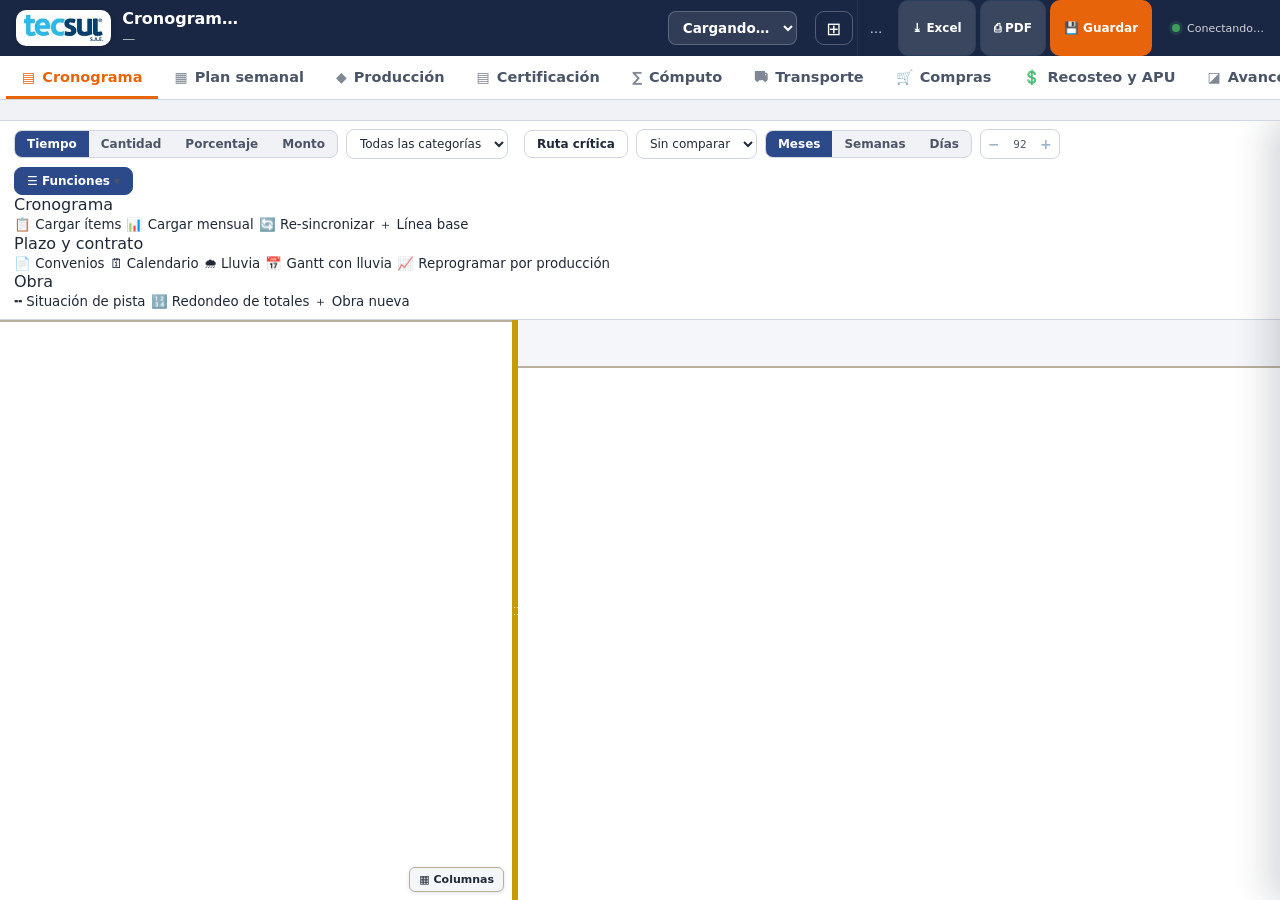
<file: compras/index.html>
<!DOCTYPE html>
<html lang="es">
<head>
<meta charset="UTF-8">
<meta name="viewport" content="width=device-width, initial-scale=1.0">
<meta name="theme-color" content="#1a2744">
<meta name="robots" content="noindex">
<title>Compras - Tecsul</title>
<link rel="icon" href="../icon192.png">
<link rel="manifest" href="../manifest.json">
<style>
/* Mismos colores que el resto de la app (rrhh/, equipos/flota.html) */
:root {
  --azul-oscuro: #1a2744; --azul-medio: #2c4a8a; --naranja: #e8640a; --gris-fondo: #f4f6f9;
  --gris-borde: #d0d6e0; --gris-texto: #4a5568; --rojo: #c0392b; --verde: #2d8a4e; --fs: 1;
}
@media (max-width: 760px) { :root { --fs: 1; } }
* { box-sizing: border-box; }
html, body { margin: 0; }
body { font-family: 'Segoe UI', system-ui, -apple-system, sans-serif; background: var(--gris-fondo);
  color: var(--azul-oscuro); font-size: calc(14px*var(--fs)); line-height: 1.4; }
input, select, textarea, button { font-family: inherit; }
button { cursor: pointer; }
[hidden] { display: none !important; }

.app-header { background: var(--azul-oscuro); color: #fff; padding: 8px 14px; display: flex; align-items: center; gap: 10px;
  position: sticky; top: 0; z-index: 50; min-height: 54px; }
.app-header img { width: 34px; height: 34px; border-radius: 7px; background: #fff; }
.app-header .t { flex: 1; min-width: 0; }
.app-header .t b { display: block; font-size: calc(15.5px*var(--fs)); }
.app-header .t span { font-size: calc(11.5px*var(--fs)); color: rgba(255,255,255,.68); white-space: nowrap; overflow: hidden; text-overflow: ellipsis; display: block; }
.hbtn { background: rgba(255,255,255,.1); border: 1px solid rgba(255,255,255,.25); color: #fff; padding: 7px 11px; border-radius: 9px;
  font-size: calc(13px*var(--fs)); text-decoration: none; white-space: nowrap; display: inline-flex; align-items: center; gap: 6px; min-height: 38px; }
.hbtn:hover { background: rgba(255,255,255,.2); }
#apps-btn { width: 38px; justify-content: center; padding: 0; }
@media (max-width: 600px) { .hbtn .tx { display: none; } }

#v-compras, #v-taller, #v-ucc { min-height: calc(100vh - 54px); }
#secciones { display: flex; border: 1px solid rgba(255,255,255,.25); border-radius: 9px; overflow: hidden; flex: 0 0 auto; }
#secciones button { background: none; border: 0; color: rgba(255,255,255,.75); padding: 7px 12px; font-weight: 700; font-size: calc(13px*var(--fs)); min-height: 36px; }
#secciones button.on { background: #fff; color: var(--azul-oscuro); }
@media (max-width: 600px) { .app-header { flex-wrap: wrap; } #secciones { order: 9; flex: 1 1 100%; } #secciones button { flex: 1; padding: 7px 6px; } #secciones .tx { display: none; } }
.estado { max-width: 620px; margin: 60px auto; background: #fff; border: 1px solid var(--gris-borde); border-radius: 12px; padding: 26px 22px; text-align: center; color: var(--gris-texto); }
.estado a { color: var(--azul-medio); font-weight: 700; }

#toast { position: fixed; left: 50%; bottom: 24px; transform: translateX(-50%); background: var(--azul-oscuro); color: #fff; padding: 10px 16px;
  border-radius: 10px; z-index: 2500; box-shadow: 0 2px 12px rgba(26,39,68,.25); max-width: 92vw; font-size: calc(13.5px*var(--fs)); }
#apps-menu a:hover { background: #f4f7fb !important; }
</style>
</head>
<body>
<header class="app-header">
  <img src="../icon192.png" alt="">
  <div class="t"><b>🛒 Compras</b><span id="hdr-usuario">—</span></div>
  <div id="secciones" hidden><button type="button" data-sec="obras">Obras</button><button type="button" data-sec="taller">🔧 Taller</button><button type="button" data-sec="ucc" title="Estratégicas UCC: pedidos especiales del taller directo a Compras">⭐ <span class="tx">Estratégicas </span>UCC</button></div>
  <a class="hbtn" id="btn-obras" href="../index.html?obras=1" title="Ir a la app de Obras (cronograma, producción, compras de cada obra…)">📅 <span class="tx">Obras</span></a>
  <button class="hbtn" id="apps-btn" type="button" title="Otras apps de Tecsul" aria-label="Otras apps de Tecsul">
    <svg viewBox="0 0 24 24" width="20" height="20" fill="none" stroke="currentColor" stroke-width="2" aria-hidden="true"><rect x="3.5" y="3.5" width="17" height="17" rx="2"/><path d="M12 3.5v17M3.5 12h17"/></svg>
  </button>
  <button class="hbtn" id="btn-salir" type="button">Salir</button>
</header>
<section id="v-compras"><div class="estado">Cargando…</div></section>
<section id="v-taller" hidden></section>
<section id="v-ucc" hidden></section>
<div id="toast" hidden></div>

<script>window.COMPRAS_MODULO = true;</script>
<script src="../supabase.min.js?v=2.45.4"></script>
<script src="../exceljs.min.js"></script>
<script src="../api.js?v=20261118c"></script>
<script src="../visor.js?v=20261109b"></script>
<script src="../compras.js?v=20261113e"></script>
<script src="./taller.js?v=20261124a"></script>
<script src="./modulo.js?v=20261113d"></script>
<script src="../avisos.js?v=20261119d"></script>
</body>
</html>
</file>
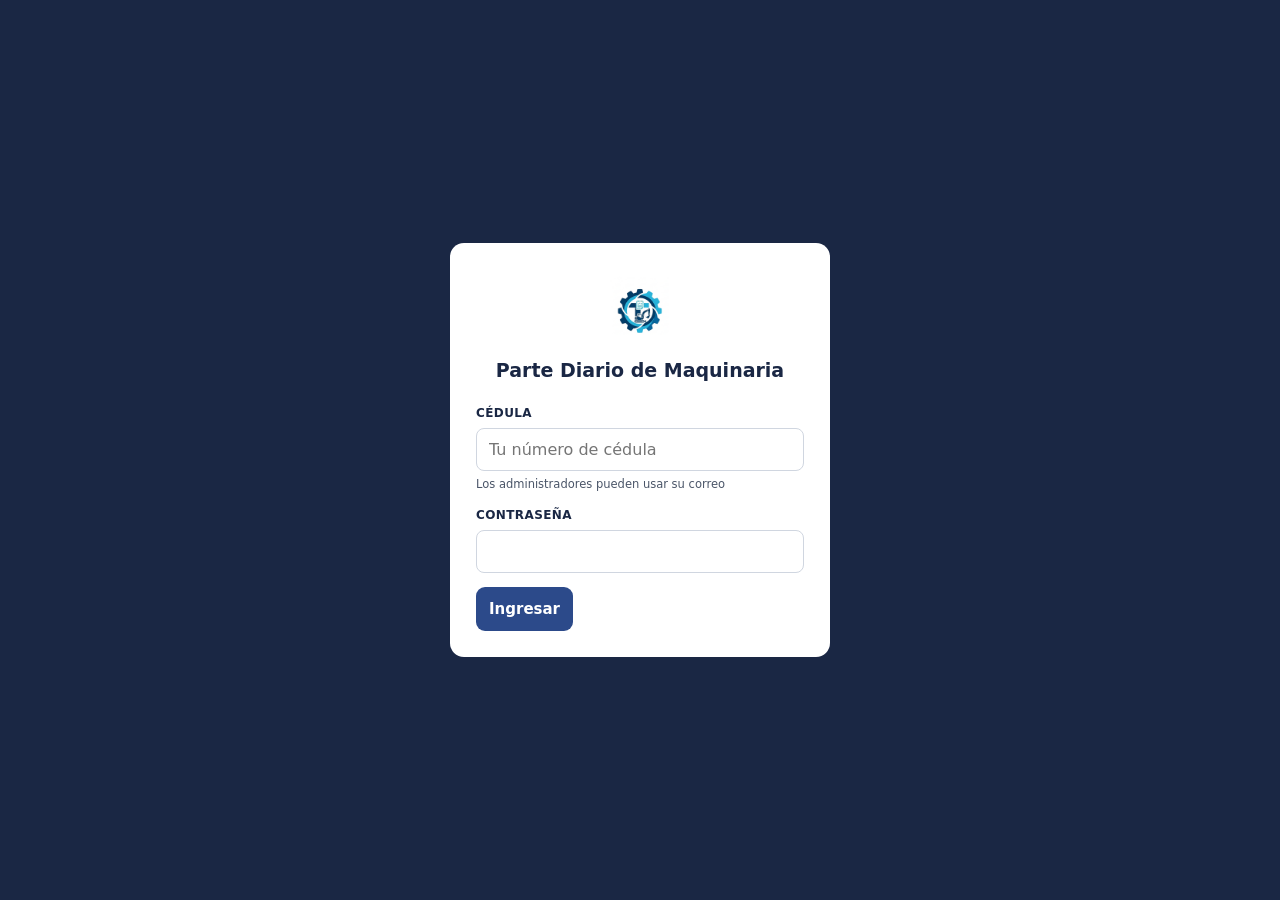
<file: equipos/index.html>
<!DOCTYPE html>
<html lang="es">
<head>
<meta charset="UTF-8">
<meta name="viewport" content="width=device-width, initial-scale=1.0">
<title>Parte Diario - Tecsul</title>
<meta http-equiv="refresh" content="0; url=parte_diario_v5.html">
<style>
  body { font-family: 'Segoe UI', system-ui, sans-serif; background: #1a2744;
         color: #fff; display: flex; align-items: center; justify-content: center;
         min-height: 100vh; margin: 0; }
  .msg { text-align: center; }
  .msg p { font-size: 14px; color: rgba(255,255,255,0.6); margin-top: 8px; }
  a { color: #f5a847; }
</style>
</head>
<body>
<div class="msg">
  <p>Cargando...</p>
  <p>Si no redirige: <a href="parte_diario_v5.html">abrir aplicación</a></p>
</div>
</body>
</html>
</file>
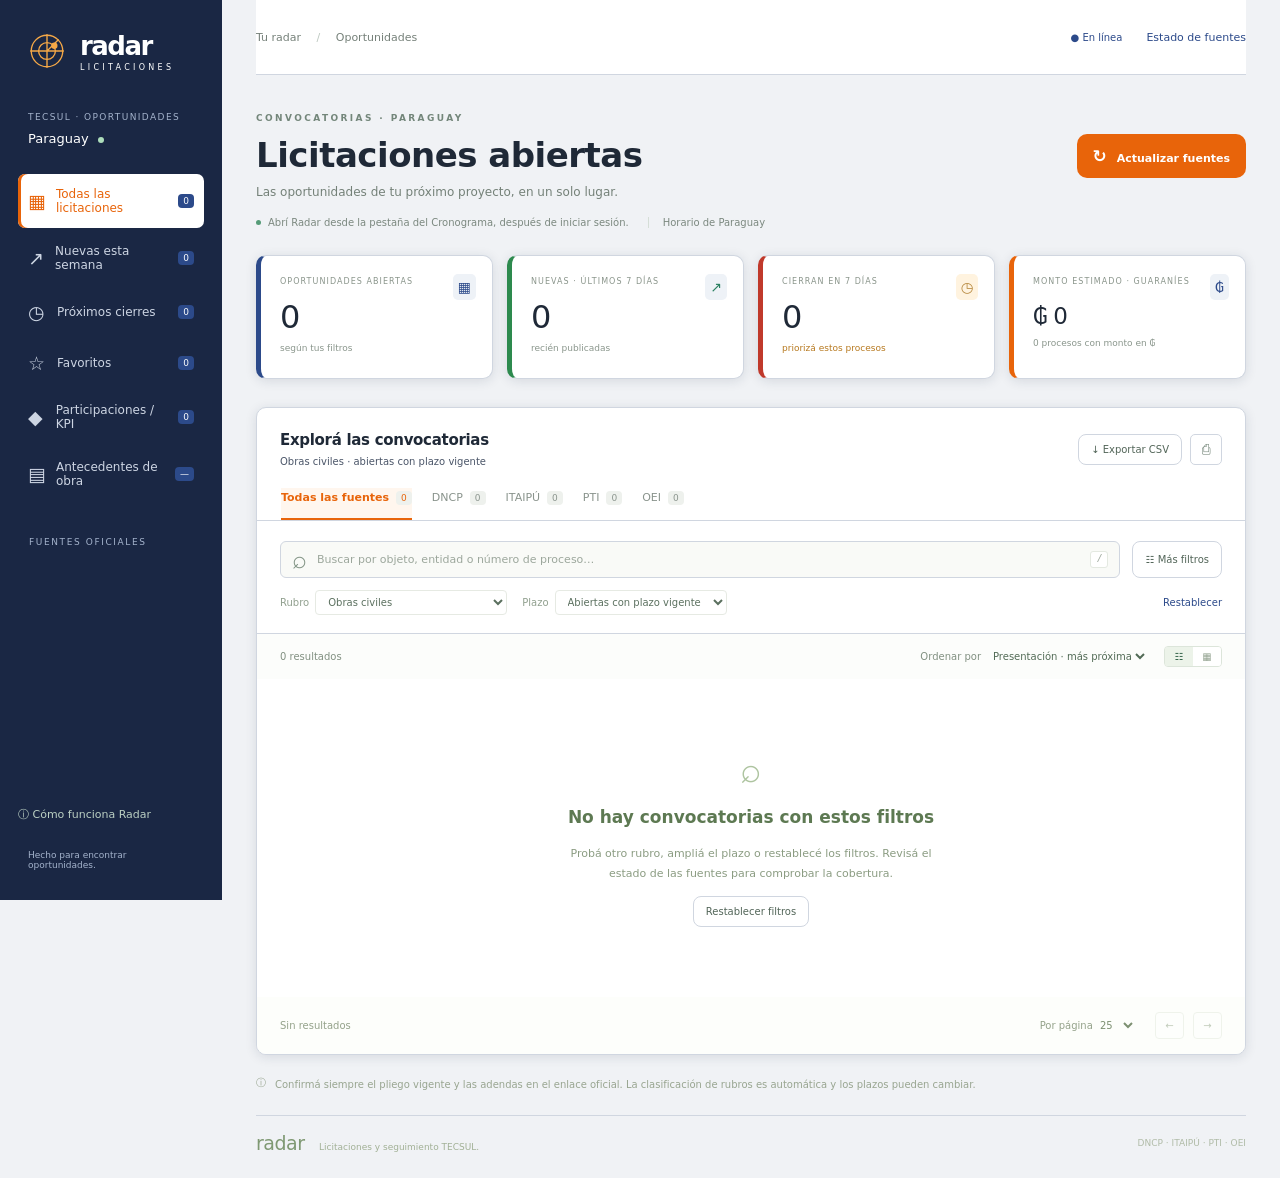
<file: radar/index.html>
<!doctype html>
<html lang="es"><head><meta charset="UTF-8"><meta name="viewport" content="width=device-width,initial-scale=1,viewport-fit=cover"><meta name="theme-color" content="#1a2744"><meta name="description" content="Licitaciones abiertas de DNCP, ITAIPÚ, PTI y OEI Paraguay. Fechas, montos y favoritos en un solo lugar."><meta name="apple-mobile-web-app-capable" content="yes"><link rel="icon" href="./icon.svg" type="image/svg+xml"><title>Licitaciones · TECSUL</title><link rel="stylesheet" href="./app.css?v=20261012b"><link rel="stylesheet" href="theme.css?v=20261012b"><link rel="stylesheet" href="antecedentes.css?v=20261020a"></head>
<body><!-- RADAR_APP -->
<aside class="sidebar"><a class="brand" href="./" aria-label="Radar inicio"><span class="mark"><svg viewBox="0 0 40 40" fill="none"><circle cx="20" cy="20" r="15" stroke="currentColor" stroke-width="1.3"/><circle cx="20" cy="20" r="8" stroke="currentColor" stroke-width="1.3"/><path d="M20 20 31 9M20 4v32M4 20h32" stroke="currentColor" stroke-width="1.3"/><circle cx="27" cy="15" r="3" fill="currentColor"/></svg></span><span>radar<span class="brand-sub">LICITACIONES</span></span></a>
<div class="workspace">TECSUL · OPORTUNIDADES <span>Paraguay <span class="dot"></span></span></div>
<nav aria-label="Vistas"><button class="nav active" data-tab="all"><span>▦</span> Todas las licitaciones <b id="navAll">—</b></button><button class="nav" data-tab="new"><span>↗</span> Nuevas esta semana <b id="navNew">—</b></button><button class="nav" data-tab="closing"><span>◷</span> Próximos cierres <b id="navClosing">—</b></button><button class="nav" data-tab="saved"><span>☆</span> Favoritos <b id="navSaved">0</b></button><button class="nav" data-tab="participations"><span>◆</span> Participaciones / KPI <b id="navParticipations">0</b></button><button class="nav" data-tab="antecedentes"><span>▤</span> Antecedentes de obra <b id="navAntecedentes">—</b></button></nav>
<div class="side-label">FUENTES OFICIALES</div><div id="sideSources"></div>
<div class="side-bottom"><div class="install-card"><span>Siempre a mano</span><p>Guardá Radar como una app en tu teléfono o computadora.</p><button id="installBtn" class="install">Instalar aplicación ↗</button></div><button id="aboutBtn" class="link-button">ⓘ Cómo funciona Radar</button><div class="side-foot">Hecho para encontrar oportunidades.</div></div></aside>
<main><header class="topbar"><span class="breadcrumb">Tu radar <span>/</span> Oportunidades</span><div><span class="connection" id="connection">● En línea</span><button id="sourcesBtn" class="text-button">Estado de fuentes</button></div></header>
<section class="intro"><div><div class="eyebrow">CONVOCATORIAS · PARAGUAY</div><h1 id="pageTitle">Licitaciones abiertas</h1><p id="pageSubtitle">Las oportunidades de tu próximo proyecto, en un solo lugar.</p></div><button id="refreshBtn" class="primary"><span id="refreshIcon">↻</span> Actualizar fuentes</button></section>
<div class="sync-line"><span class="pulse"></span><span id="syncText">Cargando última consulta…</span><span class="zone">Horario de Paraguay</span></div><div id="updateProgress" class="progress" hidden role="status"></div>
<section class="stats" aria-label="Resumen de los filtros actuales"><article><span class="stat-label">OPORTUNIDADES ABIERTAS</span><strong id="statOpen">—</strong><span class="stat-note">según tus filtros</span><span class="stat-icon">▦</span></article><article><span class="stat-label">NUEVAS · ÚLTIMOS 7 DÍAS</span><strong id="statNew">—</strong><span class="stat-note">recién publicadas</span><span class="stat-icon mint">↗</span></article><article><span class="stat-label">CIERRAN EN 7 DÍAS</span><strong id="statClosing">—</strong><span class="stat-note amber">priorizá estos procesos</span><span class="stat-icon sand">◷</span></article><article><span class="stat-label">MONTO ESTIMADO · GUARANÍES</span><strong id="statAmount" class="amount-stat">—</strong><span id="statAmountNote" class="stat-note">solo montos publicados en ₲</span><span class="stat-icon">₲</span></article></section>
<section id="participationPanel" hidden></section>
<section id="antecedentesPanel" hidden></section>
<section class="results-panel"><div class="panel-top"><div><h2>Explorá las convocatorias</h2><p id="resultLabel">Preparando el listado</p></div><div class="panel-actions"><button id="exportBtn" class="outline">↓ Exportar CSV</button><button id="printBtn" class="icon-button" aria-label="Imprimir listado" title="Imprimir">⎙</button></div></div>
<div class="source-tabs" id="sourceTabs" role="group" aria-label="Filtrar fuente"></div>
<div class="search-row"><label class="search"><span>⌕</span><input id="query" placeholder="Buscar por objeto, entidad o número de proceso…" aria-label="Buscar licitaciones"><kbd>/</kbd></label><button id="advancedBtn" class="outline" aria-expanded="false">☷ Más filtros <span id="filterCount"></span></button></div>
<div class="quick-filters"><label>Rubro <select id="scope"><option value="obras">Obras civiles</option><option value="engineering">Obras + ingeniería</option><option value="maintenance">Construcción y mantenimiento</option><option value="all">Todos los rubros</option></select></label><label>Plazo <select id="deadlineFilter"><option value="open">Abiertas con plazo vigente</option><option value="7">Cierran en 7 días</option><option value="14">Cierran en 14 días</option><option value="30">Cierran en 30 días</option><option value="unknown">Sin fecha · verificar</option><option value="archive">Plazo vencido / histórico</option><option value="all">Todas las relevadas</option></select></label><button id="resetBtn" class="link-button">Restablecer</button></div>
<div id="advanced" class="advanced" hidden><label>Presentación desde<input id="dateFrom" type="date"></label><label>Presentación hasta<input id="dateTo" type="date"></label><label>Moneda<select id="currency"><option value="all">Todas</option><option value="PYG">Guaraníes · ₲</option><option value="USD">Dólares · US$</option><option value="BRL">Reales · R$</option><option value="unknown">Sin monto conocido</option></select></label><label>Monto mínimo<input id="amountMin" type="number" min="0" step="any" placeholder="Sin mínimo"></label><label>Monto máximo<input id="amountMax" type="number" min="0" step="any" placeholder="Sin máximo"></label><p class="filter-help">Los límites de monto requieren elegir una moneda. Los montos de monedas diferentes se ordenan por grupos, sin conversión.</p></div>
<div class="list-toolbar"><span id="shownCount">—</span><div><label class="sort-label">Ordenar por <select id="sort"><option value="deadline-asc">Presentación · más próxima</option><option value="deadline-desc">Presentación · más lejana</option><option value="publication-desc">Publicación · más reciente</option><option value="publication-asc">Publicación · más antigua</option><option value="amount-desc">Monto · mayor a menor</option><option value="amount-asc">Monto · menor a mayor</option><option value="entity-asc">Entidad · A a Z</option><option value="entity-desc">Entidad · Z a A</option><option value="process-asc">N.º proceso · A a Z</option><option value="process-desc">N.º proceso · Z a A</option></select></label><span class="view-switch"><button id="tableBtn" aria-label="Vista tabla" title="Tabla">☷</button><button id="cardBtn" aria-label="Vista tarjetas" title="Tarjetas">▦</button></span></div></div>
<div id="amountNotice" class="notice" hidden></div><div id="listArea" aria-live="polite"></div><div class="pagination"><span id="pageInfo">—</span><div><label>Por página <select id="pageSize"><option>25</option><option>50</option><option>100</option></select></label><button id="prevPage" aria-label="Página anterior">←</button><button id="nextPage" aria-label="Página siguiente">→</button></div></div></section>
<div class="bottom-note"><span>ⓘ</span><p>Confirmá siempre el pliego vigente y las adendas en el enlace oficial. La clasificación de rubros es automática y los plazos pueden cambiar.</p></div><footer><span>radar <small>Licitaciones y seguimiento TECSUL.</small></span><span>DNCP · ITAIPÚ · PTI · OEI</span></footer></main>
<div id="drawerBackdrop" class="backdrop" hidden></div><aside id="drawer" class="drawer" role="dialog" aria-modal="true" aria-labelledby="drawerTitle" hidden><button id="closeDrawer" class="close" aria-label="Cerrar detalle">×</button><div id="drawerContent"></div></aside>
<dialog id="infoDialog"><button id="closeInfo" class="close" aria-label="Cerrar">×</button><div id="infoContent"></div></dialog><div id="toast" class="toast" role="status" hidden></div><script src="config.js?v=20261012b"></script><script src="domain.js?v=20261012b"></script><script src="./app.js?v=20261117c" defer></script><script src="participations.js?v=20261012b" defer></script><script src="../visor.js?v=20261109b" defer></script><script src="antecedentes.js?v=20261020a" defer></script></body></html>
</file>
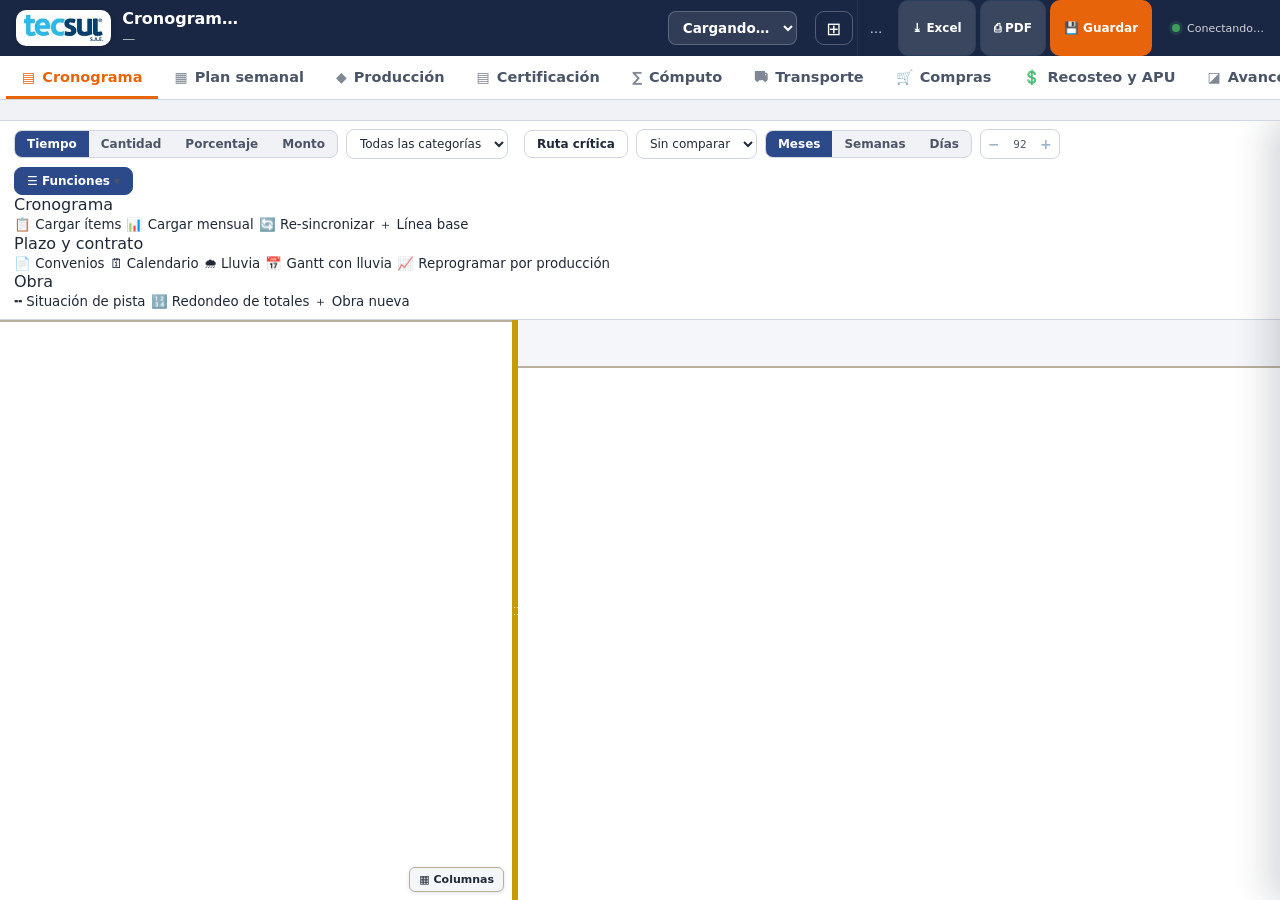
<file: rrhh/index.html>
<!DOCTYPE html>
<html lang="es">
<head>
<meta charset="UTF-8">
<meta name="viewport" content="width=device-width, initial-scale=1.0">
<meta name="theme-color" content="#1a2744">
<meta name="robots" content="noindex">
<title>Recursos humanos - Tecsul</title>
<link rel="icon" href="../icon192.png">
<style>
/* Mismos colores que el resto de la app (equipos/flota.html) */
:root {
  --azul-oscuro: #1a2744; --azul-medio: #2c4a8a; --naranja: #e8640a; --naranja-claro: #f5a847;
  --gris-fondo: #f0f2f5; --gris-borde: #d0d6e0; --gris-texto: #4a5568; --blanco: #fff;
  --verde: #2d8a4e; --rojo: #c0392b; --amarillo: #f59e0b; --radio: 10px;
  --sombra: 0 2px 12px rgba(26,39,68,.12); --fs: 1;
}
@media (max-width: 760px) { :root { --fs: 1; } }
* { box-sizing: border-box; }
body { margin: 0; font-family: 'Segoe UI', system-ui, -apple-system, sans-serif; background: var(--gris-fondo);
  color: var(--azul-oscuro); font-size: calc(14px*var(--fs)); line-height: 1.4; }
input, select, textarea, button { font-family: inherit; font-size: calc(13.5px*var(--fs)); }
button { cursor: pointer; }
[hidden] { display: none !important; }

.app-header { background: var(--azul-oscuro); color: #fff; padding: 10px 14px; display: flex; align-items: center; gap: 10px;
  position: sticky; top: 0; z-index: 50; min-height: 52px; }
.app-header img { width: 32px; height: 32px; border-radius: 6px; background: #fff; }
.app-header .t { flex: 1; min-width: 0; }
.app-header .t b { display: block; font-size: calc(15px*var(--fs)); }
.app-header .t span { font-size: calc(11.5px*var(--fs)); color: rgba(255,255,255,.65); }
.logout-link { background: rgba(255,255,255,.12); border: 0; color: #fff; padding: 7px 11px; border-radius: 8px; }
.nav-tabs { display: flex; background: #fff; border-bottom: 1px solid var(--gris-borde); position: sticky; top: 52px; z-index: 49; overflow-x: auto; }
.nav-tab { border: 0; background: none; padding: 12px 16px; font-weight: 600; color: var(--gris-texto); border-bottom: 3px solid transparent; white-space: nowrap; }
.nav-tab.active { color: var(--azul-oscuro); border-bottom-color: var(--naranja); }

main { padding: 14px 16px 60px; max-width: 1800px; margin: 0 auto; }
.barra { display: flex; flex-wrap: wrap; gap: 8px; align-items: center; margin-bottom: 10px; }
.barra .esp { flex: 1; }
.btn { border: 1px solid var(--gris-borde); background: #fff; color: var(--azul-oscuro); border-radius: 8px; padding: 7px 12px; font-weight: 600; white-space: nowrap; }
.btn:hover { border-color: var(--azul-medio); }
.btn.pri { background: var(--azul-medio); border-color: var(--azul-medio); color: #fff; }
.btn.nar { background: var(--naranja); border-color: var(--naranja); color: #fff; }
.btn.rojo { color: var(--rojo); }
.btn:disabled { opacity: .55; cursor: default; }
select.sel, input.inp { border: 1px solid #c9d1dc; border-radius: 8px; padding: 7px 9px; background: #fff; }
input.inp.busca { min-width: 220px; }
.chip { display: inline-block; font-size: calc(11.5px*var(--fs)); font-weight: 700; padding: 3px 9px; border-radius: 12px; background: #eef2f7; color: var(--azul-medio); white-space: nowrap; }
.chip.verde { background: #e6f4ea; color: var(--verde); } .chip.gris { background: #eceff3; color: var(--gris-texto); }
.chip.ambar { background: #fff4e0; color: #9a5b00; } .chip.rojo { background: #fdecea; color: var(--rojo); }

.card { background: #fff; border: 1px solid var(--gris-borde); border-radius: var(--radio); padding: 12px 14px; margin-bottom: 12px; }
.cab { display: grid; grid-template-columns: repeat(auto-fit, minmax(170px, 1fr)); gap: 10px; }
.cab label { display: flex; flex-direction: column; gap: 3px; font-size: calc(11.5px*var(--fs)); color: var(--gris-texto); font-weight: 600; }
.cab input { border: 1px solid #c9d1dc; border-radius: 7px; padding: 6px 8px; }
.kpis { display: grid; grid-template-columns: repeat(auto-fit, minmax(150px, 1fr)); gap: 10px; margin-bottom: 12px; }
.kpi { background: #fff; border: 1px solid var(--gris-borde); border-radius: var(--radio); padding: 10px 12px; }
.kpi span { display: block; font-size: calc(10.5px*var(--fs)); text-transform: uppercase; letter-spacing: .03em; color: var(--gris-texto); font-weight: 700; }
.kpi b { font-size: calc(18px*var(--fs)); font-variant-numeric: tabular-nums; }
.kpi small { display: block; color: var(--gris-texto); font-size: calc(11px*var(--fs)); }

.tw { overflow: auto; background: #fff; border: 1px solid var(--gris-borde); border-radius: var(--radio); max-height: calc(100vh - 230px); }
table.t { border-collapse: separate; border-spacing: 0; width: 100%; font-size: calc(12.5px*var(--fs)); }
.t th { position: sticky; top: 0; z-index: 2; background: #f0f2f5; font-size: calc(10.5px*var(--fs)); text-transform: uppercase; color: var(--gris-texto);
  padding: 6px 6px; text-align: left; border-bottom: 1px solid var(--gris-borde); white-space: nowrap; cursor: pointer; user-select: none; }
.t th.n, .t td.n { text-align: right; }
.t td { padding: 3px 6px; border-bottom: 1px solid #eef0f4; white-space: nowrap; vertical-align: middle; font-variant-numeric: tabular-nums; }
.t tr:hover td { background: #fafbfd; }
.t td.calc { background: #f7f9fc; font-weight: 600; }
.t td.liq { background: #eef7f0; font-weight: 700; color: var(--verde); }
.t tfoot td { position: sticky; bottom: 0; background: #e9edf3; font-weight: 700; border-top: 2px solid var(--gris-borde); z-index: 1; }
.t td.fijo, .t th.fijo { position: sticky; left: 0; z-index: 1; background: #fff; }
.t th.fijo { z-index: 3; background: #f0f2f5; }
.t tfoot td.fijo { background: #e9edf3; z-index: 2; }
.t input.c { width: 100%; min-width: 64px; border: 1px solid transparent; background: transparent; padding: 3px 4px; border-radius: 5px; text-align: right; font-variant-numeric: tabular-nums; }
.t input.c.txt { text-align: left; min-width: 120px; }
.t input.c.ci { min-width: 80px; text-align: left; }
.t input.c:hover { border-color: #d6dce6; background: #fff; }
.t input.c:focus { border-color: var(--azul-medio); background: #fff; outline: none; }
.t select.c { border: 1px solid transparent; background: transparent; padding: 3px 2px; max-width: 150px; }
.t select.c:hover, .t select.c:focus { border-color: #d6dce6; background: #fff; }
.t tr.mod td { background: #fffbea; }
.t .aviso { color: #9a5b00; font-weight: 700; cursor: help; }
.t .dif-pos { color: var(--verde); font-weight: 700; } .t .dif-neg { color: var(--rojo); font-weight: 700; }
.t .x { border: 0; background: none; color: #a0aab8; font-size: calc(15px*var(--fs)); padding: 0 4px; }
.t .x:hover { color: var(--rojo); }
.vacio { padding: 40px 16px; text-align: center; color: var(--gris-texto); }
.nota { font-size: calc(12px*var(--fs)); color: var(--gris-texto); }

/* Ventanas */
.modal-fondo { position: fixed; inset: 0; background: rgba(15,25,45,.45); z-index: 300; display: flex; align-items: flex-start; justify-content: center; padding: 40px 12px; overflow: auto; }
.modal { background: #fff; border-radius: 14px; width: min(760px, 100%); box-shadow: 0 20px 50px rgba(0,0,0,.25); }
.modal.ancho { width: min(1100px, 100%); }
.modal h3 { margin: 0; padding: 14px 18px; border-bottom: 1px solid #e5e9f0; font-size: calc(16px*var(--fs)); display: flex; justify-content: space-between; align-items: center; }
.modal h3 button { border: 0; background: none; font-size: 22px; color: var(--gris-texto); }
.modal .cuerpo { padding: 14px 18px; max-height: 70vh; overflow: auto; }
.modal .pie { padding: 12px 18px; border-top: 1px solid #e5e9f0; display: flex; gap: 8px; justify-content: flex-end; flex-wrap: wrap; }
.form { display: grid; grid-template-columns: repeat(auto-fit, minmax(200px, 1fr)); gap: 10px 12px; }
.form label { display: flex; flex-direction: column; gap: 3px; font-size: calc(12px*var(--fs)); font-weight: 600; color: var(--gris-texto); }
.form input, .form select, .form textarea { border: 1px solid #c9d1dc; border-radius: 7px; padding: 7px 9px; font-weight: 400; color: var(--azul-oscuro); }
.form .ancho { grid-column: 1 / -1; }
.lista-avisos { margin: 8px 0 0; padding-left: 18px; font-size: calc(12.5px*var(--fs)); }
.lista-avisos li { margin-bottom: 3px; }

#toast { position: fixed; left: 50%; bottom: 24px; transform: translateX(-50%); background: var(--azul-oscuro); color: #fff; padding: 10px 16px;
  border-radius: 10px; z-index: 500; box-shadow: var(--sombra); max-width: 92vw; }
#toast.error { background: var(--rojo); } #toast.ok { background: var(--verde); }
#carga { position: fixed; inset: 0; background: rgba(255,255,255,.7); z-index: 400; display: flex; align-items: center; justify-content: center; font-weight: 700; }
@media print { .app-header, .nav-tabs, .barra, #menu-env { display: none !important; } .tw { max-height: none; overflow: visible; border: 0; } }
</style>
</head>
<body>
<header class="app-header">
  <img src="../icon192.png" alt="">
  <div class="t"><b>Recursos humanos</b><span id="hdr-usuario">—</span></div>
  <button class="logout-link" id="btn-salir">Salir</button>
</header>
<nav class="nav-tabs" id="menu">
  <button class="nav-tab active" data-v="planilla">Planilla de salarios</button>
  <button class="nav-tab" data-v="personal">Personal</button>
  <button class="nav-tab" data-v="categorias">Categorías</button>
</nav>
<main>
  <section id="v-planilla"></section>
  <section id="v-personal" hidden></section>
  <section id="v-categorias" hidden></section>
</main>
<div id="carga">Cargando…</div>
<div id="toast" hidden></div>
<script src="../supabase.min.js?v=2.45.4"></script>
<script src="../exceljs.min.js"></script>
<script src="./rrhh.js?v=20261116b"></script>
</body>
</html>
</file>
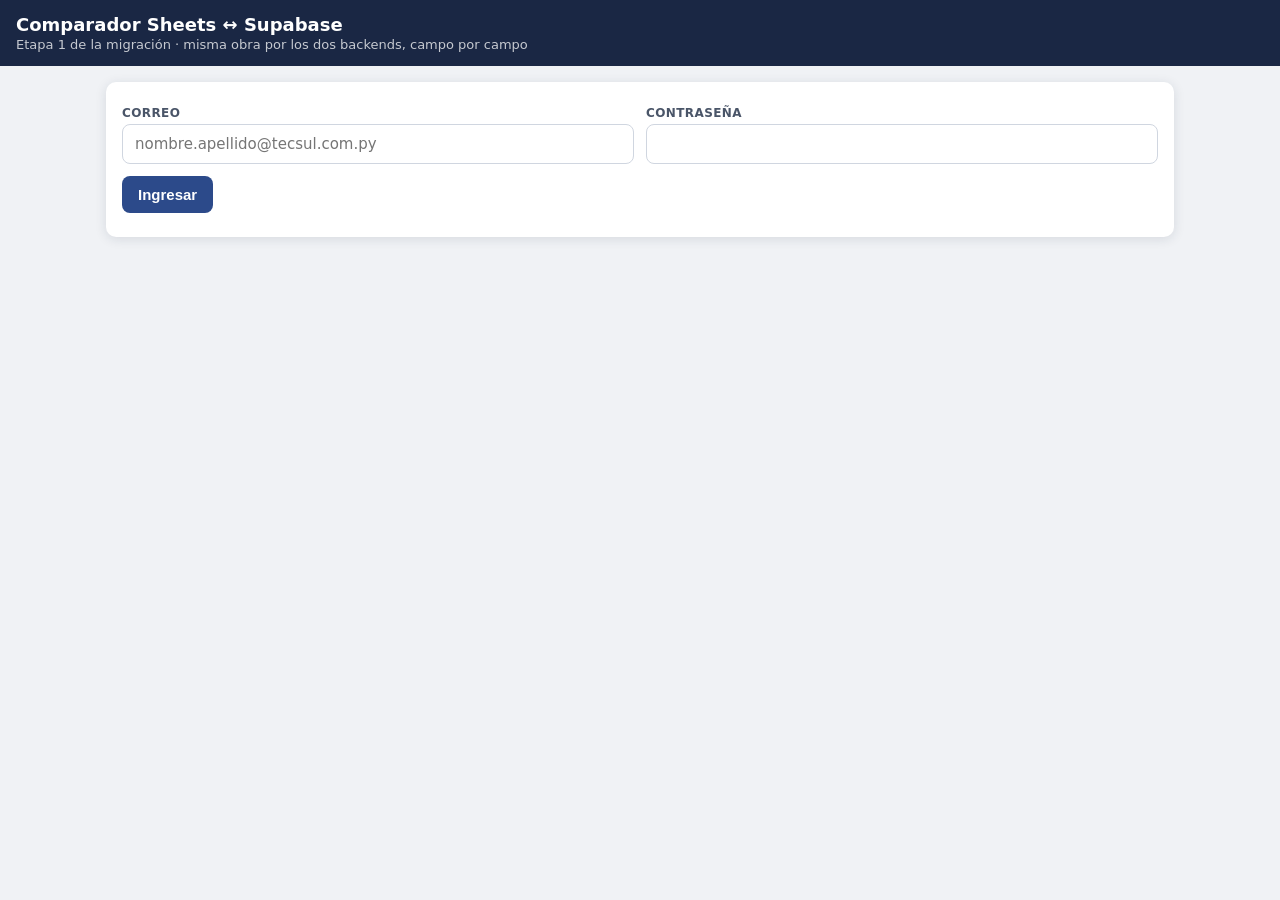
<file: comparador.html>
<!doctype html>
<html lang="es">
<head>
<meta charset="utf-8">
<meta name="viewport" content="width=device-width, initial-scale=1">
<title>Comparador Sheets ↔ Supabase</title>
<style>
:root{--azul-oscuro:#1a2744;--azul-medio:#2c4a8a;--naranja:#e8640a;--gris-fondo:#f0f2f5;--gris-borde:#d0d6e0;
  --gris-texto:#4a5568;--verde:#2d8a4e;--rojo:#c0392b;--amarillo:#f59e0b;--radio:10px;--sombra:0 2px 12px rgba(26,39,68,.12)}
*{box-sizing:border-box}
body{margin:0;font-family:'Segoe UI',system-ui,-apple-system,sans-serif;background:var(--gris-fondo);color:#1f2937}
header{background:var(--azul-oscuro);color:#fff;padding:14px 16px}
header h1{margin:0;font-size:18px} header p{margin:2px 0 0;opacity:.75;font-size:13px}
main{max-width:1100px;margin:0 auto;padding:16px}
.card{background:#fff;border-radius:var(--radio);box-shadow:var(--sombra);padding:16px;margin-bottom:14px}
label{display:block;font-size:12px;font-weight:700;letter-spacing:.4px;color:var(--gris-texto);text-transform:uppercase;margin:8px 0 4px}
input,select{width:100%;padding:10px 12px;border:1px solid var(--gris-borde);border-radius:8px;font-size:15px;font-family:inherit}
button{background:var(--azul-medio);color:#fff;border:0;border-radius:8px;padding:10px 16px;font-size:15px;font-weight:600;cursor:pointer;margin-top:12px}
button:disabled{opacity:.5}
.fila{display:grid;grid-template-columns:1fr 1fr;gap:12px}
.kpis{display:grid;grid-template-columns:repeat(auto-fit,minmax(150px,1fr));gap:10px}
.kpi{background:#fff;border-radius:var(--radio);box-shadow:var(--sombra);padding:12px 14px;border-left:5px solid var(--azul-medio)}
.kpi b{display:block;font-size:24px} .kpi span{font-size:11px;font-weight:700;letter-spacing:.4px;color:var(--gris-texto);text-transform:uppercase}
.kpi.ok{border-left-color:var(--verde)} .kpi.mal{border-left-color:var(--rojo)} .kpi.aviso{border-left-color:var(--amarillo)}
table{width:100%;border-collapse:collapse;font-size:12.5px}
th,td{text-align:left;padding:6px 8px;border-bottom:1px solid #eef1f5;vertical-align:top}
th{background:#f7f8fb;position:sticky;top:0}
td.v{font-family:ui-monospace,Consolas,monospace;word-break:break-all;max-width:320px}
.estado{font-size:13px;color:var(--gris-texto);margin-top:8px;white-space:pre-wrap}
.pill{display:inline-block;padding:1px 8px;border-radius:10px;font-size:11px;font-weight:700;background:#eef1f5}
@media (max-width:640px){.fila{grid-template-columns:1fr}}
</style>
</head>
<body>
<header>
  <h1>Comparador Sheets ↔ Supabase</h1>
  <p>Etapa 1 de la migración · misma obra por los dos backends, campo por campo</p>
</header>
<main>
  <div class="card" id="cLogin">
    <div class="fila">
      <div><label>Correo</label><input id="u" type="email" placeholder="nombre.apellido@tecsul.com.py" autocomplete="username"></div>
      <div><label>Contraseña</label><input id="p" type="password" autocomplete="current-password"></div>
    </div>
    <button id="bLogin">Ingresar</button>
    <div class="estado" id="eLogin"></div>
  </div>

  <div class="card" id="cComp" style="display:none">
    <div class="fila">
      <div><label>Obra</label><select id="obra"></select></div>
      <div><label>URL del Apps Script (versión vieja)</label><input id="url"></div>
    </div>
    <button id="bComp">Comparar</button>
    <div class="estado" id="eComp"></div>
  </div>

  <div id="res"></div>
</main>

<script src="supabase.min.js?v=2.45.4"></script>
<script src="api.js?v=20261005a"></script>
<script>
'use strict';
const URL_VIEJA = 'https://script.google.com/macros/s/AKfycbxi0NEunsEIBHx4WWrOPwiG8dhcYmEWpYqBkAXNDPladJLSyqCOnk_lWLfjnf9oTq1Z/exec';
const $ = id => document.getElementById(id);
$('url').value = URL_VIEJA;
window.__showLogin = () => { $('cLogin').style.display = ''; $('cComp').style.display = 'none'; };

// Campos que cambian por naturaleza y no se comparan.
const IGNORAR = new Set(['_ts', '_backend', 'revision', 'production_rollup']);
// Arreglos de objetos que se emparejan por clave (no por posición).
const CLAVE = { items: 'id', weekly: 'plan_id', baselines: 'id', convenios: 'convenio_id', 'plazo.convenios': 'convenio_id' };

function igualNum(a, b, ruta) {
  // cant_ejecutada: la versión Sheets la redondeaba a 2 decimales; Supabase ya no redondea.
  const base = /cant_ejecutada$/.test(ruta || '') ? 0.0051 : 1e-4;
  const tol = Math.max(base, Math.abs(a) * 1e-6, Math.abs(b) * 1e-6);
  return Math.abs(a - b) <= tol;
}
function normal(v) { return (v === '' || v === undefined) ? null : v; }

function comparar(a, b, ruta, out) {
  a = normal(a); b = normal(b);
  if (a === null && b === null) return;
  if (typeof a === 'number' && typeof b === 'number') { if (!igualNum(a, b, ruta)) out.push([ruta, a, b]); return; }
  if (typeof a !== typeof b || Array.isArray(a) !== Array.isArray(b) || a === null || b === null) {
    // número vs texto numérico: mismo valor = igual
    if (a !== null && b !== null && !isNaN(Number(a)) && !isNaN(Number(b)) && typeof a !== 'object' && typeof b !== 'object'
        && igualNum(Number(a), Number(b), ruta)) return;
    // objeto vacío vs nada: igual
    if ((a === null && b && typeof b === 'object' && !Object.keys(b).length) ||
        (b === null && a && typeof a === 'object' && !Object.keys(a).length)) return;
    out.push([ruta, a, b]); return;
  }
  if (Array.isArray(a)) {
    const k = CLAVE[ruta.replace(/\[[^\]]*\]/g, '')];
    if (k && a.length && typeof a[0] === 'object') {
      const ma = new Map(a.map(x => [String(x[k]), x])), mb = new Map(b.map(x => [String(x[k]), x]));
      for (const [id, x] of ma) {
        if (!mb.has(id)) out.push([ruta + '[' + id + ']', 'existe', 'FALTA']);
        else comparar(x, mb.get(id), ruta + '[' + id + ']', out);
      }
      for (const id of mb.keys()) if (!ma.has(id)) out.push([ruta + '[' + id + ']', 'FALTA', 'existe']);
      return;
    }
    if (a.length !== b.length) { out.push([ruta + '.length', a.length, b.length]); }
    const n = Math.min(a.length, b.length);
    for (let i = 0; i < n; i++) comparar(a[i], b[i], ruta + '[' + i + ']', out);
    return;
  }
  if (typeof a === 'object') {
    const keys = new Set([...Object.keys(a), ...Object.keys(b)]);
    for (const key of keys) {
      if (!ruta && IGNORAR.has(key)) continue;
      comparar(a[key], b[key], ruta ? ruta + '.' + key : key, out);
    }
    return;
  }
  if (a !== b) out.push([ruta, a, b]);
}

function corto(v) {
  if (v === null || v === undefined) return '—';
  const s = typeof v === 'object' ? JSON.stringify(v) : String(v);
  return s.length > 160 ? s.slice(0, 160) + '…' : s;
}
function esc(s) { return String(s).replace(/[&<>]/g, c => ({ '&': '&amp;', '<': '&lt;', '>': '&gt;' }[c])); }

async function entrar() {
  $('bLogin').disabled = true; $('eLogin').textContent = 'Ingresando…';
  try {
    await ObraAPI.login($('u').value, $('p').value);
    await mostrarObras();
  } catch (e) { $('eLogin').textContent = e.message; }
  finally { $('bLogin').disabled = false; }
}
async function mostrarObras() {
  const who = await ObraAPI.whoami();
  const obras = await ObraAPI.listObras();
  $('obra').innerHTML = obras.map(o => `<option value="${o.obra_id}">${esc(o.nombre)} (${o.obra_id})</option>`).join('');
  $('obra').value = obras.some(o => o.obra_id === '2090700000') ? '2090700000' : obras[0].obra_id;
  $('cLogin').style.display = 'none'; $('cComp').style.display = '';
  $('eComp').textContent = 'Sesión: ' + who.user + ' · ' + who.role + '. CECON es la obra de referencia: es la única que tiene los mismos datos en los dos lados.';
}

async function compararObra() {
  const oid = $('obra').value;
  $('bComp').disabled = true; $('res').innerHTML = '';
  try {
    $('eComp').textContent = 'Leyendo Apps Script (puede tardar 10-20 s)…';
    const t0 = performance.now();
    const rv = await fetch($('url').value.trim() + '?action=getObra&obra_id=' + encodeURIComponent(oid),
                           { credentials: 'omit', redirect: 'follow' });
    const jv = await rv.json();
    if (!jv.ok) throw new Error('Apps Script: ' + (jv.error || 'respuesta inválida'));
    const tv = performance.now() - t0;
    $('eComp').textContent = 'Leyendo Supabase…';
    const t1 = performance.now();
    const nueva = await ObraAPI.getObra(oid);
    const tn = performance.now() - t1;
    const vieja = jv.data;

    const difs = [];
    comparar(vieja, nueva, '', difs);
    const porSeccion = {};
    difs.forEach(d => { const s = d[0].split(/[.\[]/)[0]; porSeccion[s] = (porSeccion[s] || 0) + 1; });

    const kpi = (n, t, c) => `<div class="kpi ${c}"><b>${n}</b><span>${t}</span></div>`;
    let html = '<div class="card"><div class="kpis">' +
      kpi(difs.length, 'Diferencias', difs.length ? 'mal' : 'ok') +
      kpi((vieja.items || []).length + ' / ' + (nueva.items || []).length, 'Ítems viejo / nuevo', '') +
      kpi(Math.round(tv / 100) / 10 + ' s', 'Apps Script', 'aviso') +
      kpi(Math.round(tn / 100) / 10 + ' s', 'Supabase', 'ok') +
      '</div><p style="margin:12px 0 0">' +
      (Object.keys(porSeccion).length ? 'Por sección: ' + Object.entries(porSeccion).map(([s, n]) => `<span class="pill">${esc(s)}: ${n}</span>`).join(' ') : '✓ Sin diferencias: el Gantt recibe exactamente lo mismo.') +
      '</p></div>';
    if (difs.length) {
      html += '<div class="card" style="max-height:70vh;overflow:auto"><table><thead><tr><th>Campo</th><th>Apps Script</th><th>Supabase</th></tr></thead><tbody>' +
        difs.slice(0, 1500).map(d => `<tr><td class="v">${esc(d[0])}</td><td class="v">${esc(corto(d[1]))}</td><td class="v">${esc(corto(d[2]))}</td></tr>`).join('') +
        '</tbody></table>' + (difs.length > 1500 ? `<p>… y ${difs.length - 1500} más.</p>` : '') + '</div>';
    }
    $('res').innerHTML = html;
    $('eComp').textContent = 'Listo.';
    window.__ultima = { vieja, nueva, difs };      // para inspeccionar desde la consola
  } catch (e) {
    $('eComp').textContent = 'Error: ' + e.message;
  } finally { $('bComp').disabled = false; }
}

$('bLogin').onclick = entrar;
$('p').onkeydown = e => { if (e.key === 'Enter') entrar(); };
$('bComp').onclick = compararObra;
if (ObraAPI.hasToken()) mostrarObras().catch(() => window.__showLogin());
</script>
</body>
</html>
</file>
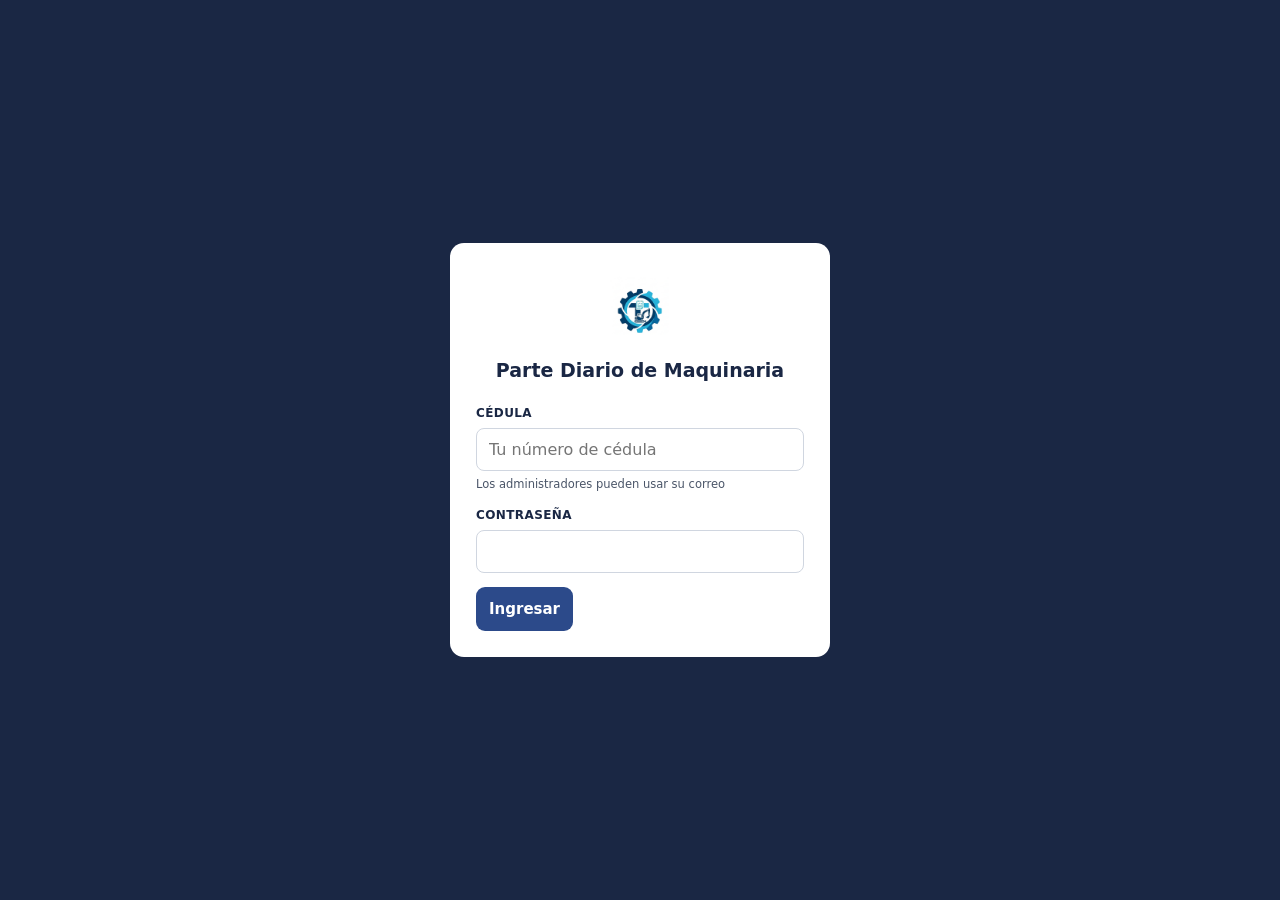
<file: equipos/flota.html>
<!DOCTYPE html>
<html lang="es">
<head>
<meta charset="UTF-8">
<meta name="viewport" content="width=device-width, initial-scale=1.0, maximum-scale=1.0, user-scalable=no">
<meta name="theme-color" content="#1a2744">
<title>Flota - Tecsul</title>
<link rel="manifest" href="../manifest.json">
<link rel="apple-touch-icon" href="./icon-192.png">
<style>
/* Mismos colores y medidas que parte_diario_v5.html: para el usuario es
   la misma app. */
:root {
  --azul-oscuro: #1a2744;
  --azul-medio: #2c4a8a;
  --naranja: #e8640a;
  --naranja-claro: #f5a847;
  --gris-fondo: #f0f2f5;
  --gris-borde: #d0d6e0;
  --gris-texto: #4a5568;
  --blanco: #ffffff;
  --verde: #2d8a4e;
  --rojo: #c0392b;
  --amarillo-alerta: #f59e0b;
  --radio: 10px;
  --sombra: 0 2px 12px rgba(26,39,68,0.12);
}
* { box-sizing: border-box; -webkit-tap-highlight-color: transparent; }
/* Tamaño de letra: --fs multiplica TODOS los font-size (27/10/2026).
   PC = 1 (sin cambios). Celular = 1.15 → letras 15 % más grandes.
   Para ajustar, cambiá solo el número de --fs dentro del @media. */
:root { --fs: 1; }
@media (max-width: 760px), (pointer: coarse) and (max-height: 500px) { :root { --fs: 1.15; } }
body {
  margin: 0; font-family: 'Segoe UI', system-ui, -apple-system, sans-serif;
  background: var(--gris-fondo); color: var(--azul-oscuro);
  font-size: calc(15px*var(--fs,1)); line-height: 1.45;
}
input, select, textarea, button { font-family: inherit; font-size: calc(16px*var(--fs,1)); }
button { cursor: pointer; }

/* ── Cabecera y navegación (igual que la app de partes) ──── */
.app-header {
  background: var(--azul-oscuro); color: #fff; padding: 10px 14px;
  display: flex; align-items: center; gap: 10px;
  position: sticky; top: 0; z-index: 50;
}
.app-header img { width: 32px; height: 32px; border-radius: 6px; background:#fff; }
.app-header .t { flex: 1; min-width: 0; }
.app-header .t b { display: block; font-size: calc(15px*var(--fs,1)); }
.app-header .t span { font-size: calc(11.5px*var(--fs,1)); color: rgba(255,255,255,.65); }
.logout-link {
  background: rgba(255,255,255,.12); border: 0; color: #fff;
  padding: 7px 11px; border-radius: 8px; font-size: calc(13px*var(--fs,1));
}
.nav-tabs {
  display: flex; background: var(--blanco); border-bottom: 1px solid var(--gris-borde);
  position: sticky; top: 52px; z-index: 49; overflow-x: auto;
}
.nav-tabs { scrollbar-width: none; }
.nav-tabs::-webkit-scrollbar { display: none; }
.nav-tab {
  flex: 1 0 auto; padding: 12px 10px; text-align: center; font-size: calc(13px*var(--fs,1)); font-weight: 600;
  color: var(--gris-texto); border: 0; background: none; white-space: nowrap;
  border-bottom: 3px solid transparent; text-decoration: none;
}
.nav-tab.active { color: var(--naranja); border-bottom-color: var(--naranja); }
.nav-tab .n {
  display: inline-block; min-width: 18px; padding: 0 5px; margin-left: 4px;
  border-radius: 9px; background: var(--rojo); color: #fff; font-size: calc(11px*var(--fs,1));
}
.offline-banner {
  display: none; background: var(--amarillo-alerta); color: #fff;
  padding: 7px 14px; font-size: calc(13px*var(--fs,1)); font-weight: 600; text-align: center;
}
.offline-banner.show { display: block; }

.screen { display: none; padding: 14px; padding-bottom: 90px; }
.screen.active { display: block; }
@media (min-width: 900px) { .screen { padding: 14px 24px 90px; } }

/* ── Tarjetas de resumen ─────────────────────────────────── */
.tarjetas {
  display: grid; grid-template-columns: repeat(auto-fit, minmax(118px, 1fr));
  gap: 9px; margin-bottom: 12px;
}
.tarjeta {
  background: var(--blanco); border-radius: var(--radio); padding: 10px 12px;
  box-shadow: var(--sombra); border-left: 4px solid var(--azul-medio);
  text-align: left; border-top: 0; border-right: 0; border-bottom: 0;
}
.tarjeta.sel { outline: 2px solid var(--azul-medio); }
.tarjeta .n { font-size: calc(24px*var(--fs,1)); font-weight: 700; line-height: 1.1; display: block; }
.tarjeta .t {
  font-size: calc(10.5px*var(--fs,1)); font-weight: 700; text-transform: uppercase;
  letter-spacing: .3px; color: var(--gris-texto); display: block; margin-top: 2px;
}
.tarjeta.malo  { border-left-color: var(--rojo); }   .tarjeta.malo  .n { color: var(--rojo); }
.tarjeta.medio { border-left-color: var(--amarillo-alerta); } .tarjeta.medio .n { color: #b7791f; }
.tarjeta.bien  { border-left-color: var(--verde); }  .tarjeta.bien  .n { color: var(--verde); }

/* ── Filtros ─────────────────────────────────────────────── */
.filtros {
  display: flex; gap: 9px; flex-wrap: wrap; align-items: flex-end;
  background: var(--blanco); padding: 11px; border-radius: var(--radio);
  box-shadow: var(--sombra); margin-bottom: 12px;
}
.filtro { display: flex; flex-direction: column; gap: 3px; min-width: 0; }
.filtro.crece { flex: 1; min-width: 180px; }
.filtro > label {
  font-size: calc(10.5px*var(--fs,1)); font-weight: 700; text-transform: uppercase;
  letter-spacing: .3px; color: var(--gris-texto);
}
.filtro input, .filtro select {
  padding: 8px 10px; border: 1.5px solid var(--gris-borde);
  border-radius: 7px; font-size: calc(13px*var(--fs,1)); background: var(--blanco); max-width: 100%;
}
.filtro.crece input { width: 100%; }
.check-linea { display: flex; align-items: center; gap: 6px; font-size: calc(13px*var(--fs,1)); padding: 8px 0; }
.btn-filtro {
  padding: 9px 13px; border: 1.5px solid var(--gris-borde); background: var(--blanco);
  border-radius: 7px; font-size: calc(13px*var(--fs,1)); font-weight: 600; white-space: nowrap;
}
.btn-filtro.primario { background: var(--azul-medio); color: #fff; border-color: var(--azul-medio); }
.btn-filtro.verde { background: var(--verde); color: #fff; border-color: var(--verde); }
.barra-acciones { display: flex; gap: 8px; flex-wrap: wrap; margin-bottom: 10px; align-items: center; }
.barra-acciones .info { font-size: calc(12px*var(--fs,1)); color: var(--gris-texto); flex: 1; min-width: 140px; }
.vista-toggle { display: flex; border: 1.5px solid var(--gris-borde); border-radius: 7px; overflow: hidden; }
.vista-toggle button { border: 0; background: var(--blanco); padding: 8px 11px; font-size: calc(13px*var(--fs,1)); font-weight: 600; color: var(--gris-texto); }
.vista-toggle button.on { background: var(--azul-medio); color: #fff; }

@media (max-width: 699px) {
  .tarjetas { grid-template-columns: repeat(auto-fit, minmax(96px, 1fr)); gap: 7px; }
  .tarjeta { padding: 8px 9px; }
  .tarjeta .n { font-size: calc(20px*var(--fs,1)); }
  .tarjeta .t { font-size: calc(9.5px*var(--fs,1)); }
  .filtros .filtro:not(.crece):not(.siempre) { display: none; }
  .filtros.abiertos .filtro { display: flex !important; }
}
@media (min-width: 700px) { .solo-movil { display: none !important; } }

/* ── Chips de estado ─────────────────────────────────────── */
.chip {
  display: inline-block; padding: 2px 9px; border-radius: 20px;
  font-size: calc(11px*var(--fs,1)); font-weight: 700; white-space: nowrap; line-height: 1.6;
}
.chip.Operativo, .chip.verde { background: #e3f4e9; color: var(--verde); }
.chip.Fallando, .chip.amarillo { background: #fef3dc; color: #a56a00; }
.chip.Inoperativo, .chip.rojo { background: #fde8e6; color: var(--rojo); }
.chip.gris { background: #e9edf3; color: var(--gris-texto); }
.chip.azul { background: #e0e7ff; color: var(--azul-medio); }
.chip.violeta { background: #efe5fb; color: #6b3fa0; }
.chip.celeste { background: #ddf1f8; color: #1d6f8c; }
/* Paleta para asignación / ubicación: mismo nombre → mismo color */
.chip.p0 { background: #e0e7ff; color: #2c4a8a; }
.chip.p1 { background: #ddf1f8; color: #1d6f8c; }
.chip.p2 { background: #e3f4e9; color: #2d7a46; }
.chip.p3 { background: #efe5fb; color: #6b3fa0; }
.chip.p4 { background: #fdeadf; color: #a24b17; }
.chip.p5 { background: #fbe4ef; color: #a1305f; }
.chip.p6 { background: #e2f3ef; color: #1e7565; }
.chip.p7 { background: #f3eedc; color: #7a6212; }
.chip.p8 { background: #e6ebf1; color: #44556b; }
.chip.p9 { background: #e8eddc; color: #55682a; }
.tabla td .chip { font-weight: 600; }

/* ── Lista en tarjetas (celular) ─────────────────────────── */
.equipos { display: grid; grid-template-columns: repeat(auto-fill, minmax(290px, 1fr)); gap: 10px; }
.eq {
  background: var(--blanco); border-radius: var(--radio); box-shadow: var(--sombra);
  padding: 11px 12px; text-align: left; border: 0; border-left: 4px solid var(--gris-borde);
  display: block; width: 100%; color: inherit;
}
.eq.Operativo { border-left-color: var(--verde); }
.eq.Fallando { border-left-color: var(--amarillo-alerta); }
.eq.Inoperativo { border-left-color: var(--rojo); }
.eq.baja { opacity: .55; }
.eq .fila1 { display: flex; justify-content: space-between; align-items: flex-start; gap: 8px; }
.eq .cod { font-size: calc(16px*var(--fs,1)); font-weight: 800; }
.eq .tipo { font-size: calc(12.5px*var(--fs,1)); color: var(--gris-texto); }
.eq .meta { font-size: calc(12px*var(--fs,1)); color: var(--gris-texto); margin-top: 5px; }
.eq .obs { font-size: calc(12.5px*var(--fs,1)); margin-top: 5px; color: var(--azul-oscuro); }
.eq .obs.auto { color: var(--gris-texto, #6b7487); font-size: calc(12px*var(--fs,1)); }
.obs-auto { padding: 10px 12px; background: #f3f5f9; border-radius: 8px; font-size: calc(13.5px*var(--fs,1)); color: #333; min-height: 40px; }
.obs-auto small { display: block; color: var(--gris-texto, #6b7487); font-size: calc(11.5px*var(--fs,1)); margin-top: 3px; }
.eq .chips { display: flex; gap: 5px; flex-wrap: wrap; margin-top: 7px; }

/* ── Tabla (escritorio) ──────────────────────────────────── */
.tabla-wrap {
  width: 100%; overflow: auto; max-height: 70vh;
  border: 1px solid var(--gris-borde); border-radius: 8px; background: var(--blanco);
}
.tabla { border-collapse: collapse; font-size: calc(12.5px*var(--fs,1)); white-space: nowrap; width: 100%; }
.tabla th {
  background: var(--azul-oscuro); color: #fff; padding: 9px 11px; text-align: left;
  font-weight: 600; position: sticky; top: 0; font-size: calc(11px*var(--fs,1)); cursor: pointer; z-index: 2;
}
.tabla th.activo { color: var(--naranja-claro); }
.tabla td { padding: 7px 11px; border-bottom: 1px solid #eef1f5; }
.tabla td.larga { max-width: 280px; overflow: hidden; text-overflow: ellipsis; }
.tabla tr:nth-child(even) td { background: #f9fafb; }
.tabla tbody tr:hover td { background: #eef4ff; cursor: pointer; }
.tabla tr.baja td { opacity: .5; }
/* v20261022c: tabla editable y selección */
.tabla th.chk, .tabla td.chk { width: 30px; padding: 7px 6px 7px 10px; cursor: default; }
.tabla th.chk input, .tabla td.chk input { width: 16px; height: 16px; cursor: pointer; }
.tabla tr.marcada td { background: #fff4e5 !important; }
.tabla td.ed { cursor: pointer; }
.tabla td.ed .lapiz { color: #9aa5b4; font-size: calc(10px*var(--fs,1)); margin-left: 4px; visibility: hidden; }
.tabla td.ed:hover { outline: 1.5px dashed #9fb3d9; outline-offset: -3px; }
.tabla td.ed:hover .lapiz { visibility: visible; }
.tabla .sel-celda { font-size: calc(12.5px*var(--fs,1)); padding: 4px 6px; border: 1.5px solid var(--azul-medio, #2c4a8a); border-radius: 6px; max-width: 240px; }
.barra-sel { display: flex; flex-wrap: wrap; gap: 8px 12px; align-items: flex-end; background: #fff4e5;
  border: 1.5px solid #f2c48d; border-radius: 8px; padding: 10px 12px; margin-bottom: 8px; font-size: calc(12.5px*var(--fs,1));
  position: sticky; left: 0; }
.barra-sel b { align-self: center; margin-right: 4px; }
.barra-sel label { display: flex; flex-direction: column; gap: 3px; font-size: calc(11px*var(--fs,1)); font-weight: 600; color: var(--gris-texto, #5b6575); }
.barra-sel select { font-size: calc(12.5px*var(--fs,1)); padding: 5px 6px; border: 1px solid #cfd6e0; border-radius: 6px; max-width: 200px; }
.barra-sel.vacia { background: transparent; border: 0; padding: 0 2px; color: var(--gris-texto, #5b6575); font-size: calc(12px*var(--fs,1)); }

/* ── Hoja (ficha del equipo) ─────────────────────────────── */
.hoja-fondo { position: fixed; inset: 0; background: rgba(26,39,68,.55); z-index: 150; display: none; }
.hoja-fondo.show { display: flex; justify-content: center; align-items: stretch; }
.hoja {
  background: var(--gris-fondo); width: 100%; max-width: 980px; display: flex;
  flex-direction: column; min-height: 0;
}
@media (min-width: 900px) {
  .hoja-fondo.show { align-items: center; padding: 24px; }
  .hoja { max-height: 92vh; border-radius: 14px; overflow: hidden; }
}
.hoja-cab {
  background: var(--azul-oscuro); color: #fff; padding: 12px 14px;
  display: flex; gap: 10px; align-items: flex-start;
}
.hoja-cab .tit { flex: 1; min-width: 0; }
.hoja-cab .tit b { font-size: calc(18px*var(--fs,1)); display: block; }
.hoja-cab .tit span { font-size: calc(12.5px*var(--fs,1)); color: rgba(255,255,255,.75); }
.hoja-cab .cerrar {
  background: rgba(255,255,255,.14); color: #fff; border: 0; border-radius: 8px;
  padding: 8px 12px; font-size: calc(14px*var(--fs,1));
}
.hoja-tabs { display: flex; background: var(--blanco); overflow-x: auto; border-bottom: 1px solid var(--gris-borde); }
.hoja-tabs button {
  border: 0; background: none; padding: 11px 13px; font-size: calc(13px*var(--fs,1)); font-weight: 600;
  color: var(--gris-texto); border-bottom: 3px solid transparent; white-space: nowrap;
}
.hoja-tabs button.on { color: var(--naranja); border-bottom-color: var(--naranja); }
.hoja-cuerpo { flex: 1; overflow-y: auto; padding: 14px; }

.card {
  background: var(--blanco); border-radius: var(--radio);
  box-shadow: var(--sombra); margin-bottom: 14px; overflow: hidden;
}
.card-header {
  background: var(--azul-medio); color: #fff; padding: 10px 14px;
  font-size: calc(13.5px*var(--fs,1)); font-weight: 700; display: flex; align-items: center; gap: 8px;
}
.card-header .der { margin-left: auto; }
.card-body { padding: 14px; }

/* Datos en grilla: etiqueta arriba, valor abajo */
.datos { display: grid; grid-template-columns: repeat(auto-fill, minmax(140px, 1fr)); gap: 10px 16px; }
.dato .e { font-size: calc(10.5px*var(--fs,1)); font-weight: 700; text-transform: uppercase; letter-spacing: .3px; color: var(--gris-texto); }
.dato .v { font-size: calc(14px*var(--fs,1)); word-break: break-word; }
.dato .v:empty::after { content: '—'; color: #9aa3b2; }

/* Formularios */
.form-grid { display: grid; grid-template-columns: repeat(auto-fill, minmax(210px, 1fr)); gap: 0 14px; }
.field { margin-bottom: 12px; }
.field.ancho { grid-column: 1 / -1; }
.field > label {
  display: block; font-size: calc(11.5px*var(--fs,1)); font-weight: 700; text-transform: uppercase;
  letter-spacing: .3px; margin-bottom: 5px;
}
.field input, .field select, .field textarea {
  width: 100%; padding: 10px 11px; border: 1.5px solid var(--gris-borde);
  border-radius: 8px; background: var(--blanco); color: var(--azul-oscuro);
}
.field input[type=checkbox] { width: auto; }
.field textarea { min-height: 70px; resize: vertical; }
.field .ayuda { font-size: calc(11.5px*var(--fs,1)); color: var(--gris-texto); margin-top: 4px; }
.field input:disabled, .field select:disabled, .field textarea:disabled { background: #f4f6f9; color: var(--gris-texto); }
.acciones { display: flex; gap: 10px; justify-content: flex-end; flex-wrap: wrap; margin-top: 4px; }
.btn {
  padding: 11px 18px; border: 0; border-radius: 9px; font-weight: 700; font-size: calc(14.5px*var(--fs,1));
}
.btn-primario { background: var(--azul-medio); color: #fff; }
.btn-verde { background: var(--verde); color: #fff; }
.btn-gris { background: var(--gris-borde); color: var(--gris-texto); }
.btn-rojo { background: #fdeceb; color: var(--rojo); }
.btn:disabled { opacity: .5; }
.btn-mini {
  padding: 6px 11px; border: 0; border-radius: 6px; font-size: calc(12px*var(--fs,1)); font-weight: 700; white-space: nowrap;
}

.lista-simple { list-style: none; margin: 0; padding: 0; }
.lista-simple li { padding: 10px 0; border-bottom: 1px solid #eef1f5; display: flex; gap: 10px; align-items: flex-start; }
.lista-simple li:last-child { border-bottom: 0; }
.lista-simple .pri { flex: 1; min-width: 0; }
.lista-simple .pri b { display: block; font-size: calc(14px*var(--fs,1)); }
.lista-simple .pri span { font-size: calc(12px*var(--fs,1)); color: var(--gris-texto); }
.empty-state { text-align: center; padding: 30px 16px; color: var(--gris-texto); font-size: calc(14px*var(--fs,1)); }
.aviso-caja {
  background: #fef6e7; border-left: 3px solid var(--amarillo-alerta);
  padding: 10px 12px; border-radius: 6px; font-size: calc(13px*var(--fs,1)); margin-bottom: 12px;
}
.aviso-caja.rojo { background: #fdeceb; border-left-color: var(--rojo); }
.aviso-caja.verde { background: #e8f4ea; border-left-color: var(--verde); }

.cambio { font-size: calc(12px*var(--fs,1)); color: var(--gris-texto); }
.cambio i { font-style: normal; color: var(--azul-oscuro); }

/* Alertas */
.alerta-grupo { margin-bottom: 16px; }
/* v20261027c: elegir columnas de la tabla */
.cols-caja { position: relative; }
.cols-menu { display: none; position: absolute; right: 0; top: calc(100% + 4px); z-index: 60; background: var(--blanco);
  border: 1px solid var(--gris-borde); border-radius: 10px; box-shadow: 0 10px 30px rgba(20,30,60,.2);
  padding: 6px; width: 230px; max-height: 70vh; overflow-y: auto; }
.cols-menu.show { display: block; }
.cols-menu label { display: flex; gap: 8px; align-items: center; padding: 6px 8px; border-radius: 6px; font-size: calc(13px*var(--fs,1)); cursor: pointer; }
.cols-menu label:hover { background: var(--gris-fondo); }
.cols-menu label.fija { color: var(--gris-texto); cursor: default; }
.cols-menu .cols-acc { display: flex; gap: 6px; padding: 4px 6px 6px; border-bottom: 1px solid #eef1f6; margin-bottom: 4px; }
.cols-menu .cols-acc button { border: 0; background: #eef1f6; border-radius: 6px; padding: 5px 9px; font-size: calc(12px*var(--fs,1)); font-weight: 600; color: var(--azul-medio); cursor: pointer; }
.btn-filtro.con-ocultas { border-color: var(--azul-medio); background: #eef2ff; }
/* v20261027a: avisos de operador y enganches */
.avisos-op { background: #fff8e6; border: 1px solid #f3d38a; border-radius: var(--radio); padding: 9px 12px;
  margin-bottom: 10px; font-size: calc(13px*var(--fs,1)); display: flex; gap: 10px; align-items: center; flex-wrap: wrap; }
.avisos-op b { color: #8a5a00; }
.avisos-op button { margin-left: auto; }
.alerta .btn-mini { flex: none; }
.chip.enganche { background: #eef2ff; color: var(--azul-medio); }
.enganche-lista { list-style: none; margin: 0 0 10px; padding: 0; }
.enganche-lista li { display: flex; gap: 8px; align-items: center; padding: 7px 0; border-bottom: 1px solid #eef1f6; }
.enganche-lista li .pri { flex: 1; min-width: 0; }
.enganche-lista li .pri span { display: block; font-size: calc(12px*var(--fs,1)); color: var(--gris-texto); }
.enganche-form { display: flex; gap: 8px; align-items: flex-end; flex-wrap: wrap; margin-top: 6px; }
.enganche-form .field { flex: 1; min-width: 200px; margin: 0; }
.alerta-grupo h3 { font-size: calc(14px*var(--fs,1)); margin: 0 0 8px; display: flex; gap: 8px; align-items: center; }
.alerta {
  background: var(--blanco); border-radius: 8px; box-shadow: var(--sombra);
  padding: 10px 12px; margin-bottom: 7px; display: flex; gap: 10px; align-items: center;
  border: 0; width: 100%; text-align: left; color: inherit;
}
.alerta .pri { flex: 1; min-width: 0; }
div.alerta { cursor: pointer; }
.alerta .pri b { font-size: calc(14px*var(--fs,1)); }
.alerta .pri span { display: block; font-size: calc(12px*var(--fs,1)); color: var(--gris-texto); }

/* Modales chicos */
.modal { position: fixed; inset: 0; background: rgba(26,39,68,.55); z-index: 160; display: none; }
.modal.show { display: flex; align-items: flex-end; justify-content: center; }
@media (min-width: 700px) { .modal.show { align-items: center; } }
.modal-card {
  background: var(--blanco); width: 100%; max-width: 640px; max-height: 88vh;
  border-radius: 16px 16px 0 0; display: flex; flex-direction: column;
}
@media (min-width: 700px) { .modal-card { border-radius: 14px; } }
.modal-head { padding: 13px 14px; border-bottom: 1px solid var(--gris-borde); display: flex; align-items: center; gap: 10px; }
.modal-head b { flex: 1; }
.modal-body { padding: 14px; overflow-y: auto; }

/* Avisos */
.loading-overlay {
  position: fixed; inset: 0; background: rgba(26,39,68,.72); z-index: 300;
  display: none; align-items: center; justify-content: center; flex-direction: column; color: #fff;
}
.loading-overlay.show { display: flex; }
.spinner {
  width: 38px; height: 38px; border: 3px solid rgba(255,255,255,.25);
  border-top-color: var(--naranja-claro); border-radius: 50%;
  animation: giro .8s linear infinite; margin-bottom: 12px;
}
@keyframes giro { to { transform: rotate(360deg); } }
#toast {
  position: fixed; left: 50%; bottom: 24px; transform: translateX(-50%) translateY(120px);
  background: var(--azul-oscuro); color: #fff; padding: 12px 18px; border-radius: 10px;
  font-size: calc(14px*var(--fs,1)); z-index: 400; max-width: 90vw; text-align: center;
  transition: transform .25s; box-shadow: 0 4px 18px rgba(0,0,0,.3);
}
#toast.show { transform: translateX(-50%) translateY(0); }
#toast.error { background: var(--rojo); }
#toast.success { background: var(--verde); }
#toast.warning { background: var(--amarillo-alerta); }
</style>
</head>
<body>

<header class="app-header">
  <img src="./icon-192.png" alt="" onerror="this.style.display='none'">
  <div class="t">
    <b>Flota</b>
    <span id="hdr-usuario">—</span>
  </div>
  <button class="logout-link" onclick="cerrarSesion()">Salir</button>
</header>

<div class="offline-banner" id="offline-banner">Sin conexión · lo que ves puede no estar actualizado</div>

<!-- Las solapas las dibuja menu.js: son las mismas que en la app de partes -->
<nav class="nav-tabs" id="menu"></nav>

<!-- ══ FLOTA ══════════════════════════════════════════════ -->
<section class="screen" id="screen-flota">
  <div id="avisos-op"></div>
  <div class="tarjetas" id="tarjetas"></div>

  <div class="filtros">
    <div class="filtro crece">
      <label>Buscar</label>
      <input type="text" id="f-buscar" placeholder="Código, tipo, marca, chapa, operador, observación…" oninput="filtrar()">
    </div>
    <div class="filtro siempre solo-movil">
      <label>&nbsp;</label>
      <button class="btn-filtro" id="btn-mas-filtros" onclick="this.closest('.filtros').classList.toggle('abiertos')">Filtros</button>
    </div>
    <div class="filtro">
      <label>Categoría</label>
      <select id="f-categoria" class="ms" onchange="filtrar()">
        <option value="maquinas">Equipos y vehículos propios</option>
        <option value="equipo">Solo equipos</option>
        <option value="vehiculo_liviano">Vehículos livianos</option>
        <option value="tanque">Tanques</option>
        <option value="contenedor">Contenedores</option>
        <option value="bascula">Básculas</option>
        <option value="terceros">De terceros (alquilados)</option>
        <option value="">Todo</option>
      </select>
    </div>
    <div class="filtro"><label>Estado</label><select id="f-estado" class="ms" onchange="filtrar()"></select></div>
    <div class="filtro"><label>Disponibilidad</label><select id="f-disp" class="ms" onchange="filtrar()"></select></div>
    <div class="filtro"><label>Asignación</label><select id="f-asig" class="ms" onchange="filtrar()"></select></div>
    <div class="filtro"><label>Tipo</label><select id="f-tipo" class="ms" onchange="filtrar()"></select></div>
    <div class="filtro"><label>Grupo</label><select id="f-grupo" class="ms" onchange="filtrar()"></select></div>
    <div class="filtro"><label>Responsable</label><select id="f-resp" class="ms" onchange="filtrar()"></select></div>
    <div class="filtro"><label>Enganche</label><select id="f-eng" class="ms" onchange="filtrar()">
      <option value="">Todos</option><option value="principal">Con accesorios</option>
      <option value="accesorio">Accesorios enganchados</option><option value="suelto">Sin enganche</option></select></div>
    <div class="filtro">
      <label>&nbsp;</label>
      <label class="check-linea"><input type="checkbox" id="f-bajas" onchange="filtrar()"> Dados de baja</label>
    </div>
    <div class="filtro">
      <label>&nbsp;</label>
      <label class="check-linea"><input type="checkbox" id="f-terceros" onchange="filtrar()"> De terceros</label>
    </div>
    <div class="filtro">
      <label>&nbsp;</label>
      <button class="btn-filtro" onclick="limpiarFiltros()">Limpiar</button>
    </div>
  </div>

  <div class="barra-acciones">
    <div class="info" id="info-lista"></div>
    <div class="vista-toggle">
      <button id="v-tarjetas" onclick="cambiarVista('tarjetas')">Tarjetas</button>
      <button id="v-tabla" onclick="cambiarVista('tabla')">Tabla</button>
    </div>
    <div class="cols-caja" id="cols-caja">
      <button class="btn-filtro" id="btn-cols" onclick="abrirColumnas(event)" title="Elegir qué columnas se ven en la tabla">Columnas ▾</button>
      <div class="cols-menu" id="cols-menu" onclick="event.stopPropagation()"></div>
    </div>
    <button class="btn-filtro" onclick="compartirResumen()">Compartir</button>
    <button class="btn-filtro" onclick="exportarCSV()">Exportar</button>
    <button class="btn-filtro" onclick="cargarFlota()">Actualizar</button>
    <button class="btn-filtro primario solo-taller" onclick="abrirNuevoEquipo()">+ Nuevo equipo</button>
  </div>

  <div id="lista"></div>
</section>

<!-- ══ ALERTAS ════════════════════════════════════════════ -->
<section class="screen" id="screen-alertas">
  <div class="barra-acciones">
    <div class="info">Vencimientos de los próximos 30 días, mantenimientos y equipos con la salida de taller atrasada.</div>
    <button class="btn-filtro" onclick="Indicadores.ir('carga')" title="Equipos asignados sin parte o sin carga de combustible">Sin parte / sin combustible ›</button>
    <button class="btn-filtro" onclick="compartirAlertas()">Compartir</button>
    <button class="btn-filtro" onclick="cargarAlertas()">Actualizar</button>
  </div>
  <div class="tarjetas" id="alertas-tarjetas"></div>
  <div id="alertas-lista"><div class="empty-state">Cargando…</div></div>
</section>

<!-- ══ ÓRDENES DE TRABAJO y CONTROL DE COMBUSTIBLE (gestion.js) ══ -->
<section class="screen" id="screen-ot"></section>
<section class="screen" id="screen-gasoil"></section>
<!-- ══ MANTENIMIENTO, ALQUILERES, SEGUROS y PERSONAL (gestion2.js) ══ -->
<section class="screen" id="screen-mant"></section>
<!-- ══ INDICADORES: disponibilidad, utilización, control de carga (indicadores.js, SQL 69) ══ -->
<section class="screen" id="screen-ind"></section>
<section class="screen" id="screen-alq"></section>
<section class="screen" id="screen-seg"></section>
<section class="screen" id="screen-pers"></section>
<section class="screen" id="screen-bi"></section>
<!-- ══ MINUTAS DE REUNIÓN (minutas.js) ══ -->
<section class="screen" id="screen-minutas"></section>
<!-- ══ CERTIFICADO DE MÁQUINAS (certificado.js) ══ -->
<section class="screen" id="screen-cert"></section>

<!-- ══ FICHA DEL EQUIPO ═══════════════════════════════════ -->
<div class="hoja-fondo" id="hoja" onclick="if(event.target===this)cerrarFicha()">
  <div class="hoja">
    <div class="hoja-cab">
      <div class="tit"><b id="ficha-titulo">—</b><span id="ficha-sub"></span></div>
      <span id="ficha-chip"></span>
      <button class="cerrar" onclick="cerrarFicha()">Cerrar</button>
    </div>
    <div class="hoja-tabs" id="ficha-tabs">
      <button data-t="estado" onclick="tabFicha('estado')">Estado</button>
      <button data-t="ficha" onclick="tabFicha('ficha')">Ficha técnica</button>
      <button data-t="documentos" onclick="tabFicha('documentos')">Documentos</button>
      <button data-t="mantenimiento" onclick="tabFicha('mantenimiento')">Mantenimiento</button>
      <button data-t="partes" onclick="tabFicha('partes')">Partes</button>
      <button data-t="ot" onclick="tabFicha('ot')">OT</button>
      <button data-t="historial" onclick="tabFicha('historial')">Historial</button>
    </div>
    <div class="hoja-cuerpo" id="ficha-cuerpo"></div>
  </div>
</div>

<!-- Modal genérico -->
<div class="modal" id="modal" onclick="if(event.target===this)cerrarModal()">
  <div class="modal-card">
    <div class="modal-head"><b id="modal-titulo"></b><button class="btn-mini btn-gris" onclick="cerrarModal()">Cerrar</button></div>
    <div class="modal-body" id="modal-cuerpo"></div>
  </div>
</div>

<div class="loading-overlay" id="loading"><div class="spinner"></div><div id="loading-text">Cargando…</div></div>
<div id="toast"></div>

<!-- v20261116a: la misma copia local que usan Obras, Compras y RRHH (antes: CDN de terceros) -->
<script src="../supabase.min.js?v=2.45.4"></script>
<script src="../visor.js?v=20261109b"></script>
<script src="../permisos_app.js?v=20261113e"></script>
<script src="./menu.js"></script>
<script src="../avisos.js?v=20261119d"></script>
<script src="./multisel.js"></script>
<script>
// ══════════════════════════════════════════════════════════════════
// FLOTA — Tecsul S.A.E.
//
// Reemplaza los tableros de taller de Monday. Misma sesión y mismo
// Supabase que parte_diario_v5.html: el usuario entra una sola vez y
// pasa de una pantalla a la otra con las solapas de arriba.
//
// Quién ve qué (lo decide la base con RLS; acá solo se esconden botones):
//   admin_obra     → ve la flota y las fichas; solo cambia la disponibilidad
//                    (sin mantenimiento ni OT en la ficha)
//   taller         → edita todo
//   admin_central  → todo
//   operador       → no entra (se lo devuelve a la app de partes)
// ══════════════════════════════════════════════════════════════════

// v20261116a: la dirección y la clave van FIJAS. Antes se podían pisar desde
// localStorage (sb_url / sb_key): quien lograra escribir ahí una vez desviaba
// el inicio de sesión a otro servidor y se quedaba con cédula y contraseña.
const SUPABASE_URL = 'https://sququxlqcrbsoqvmycfa.supabase.co';
const SUPABASE_KEY = 'sb_publishable_pN_FUHE3sbU98ReSQriUpg_zQeBko7R';
const BUCKET_DOCS = 'documentos';
const APP_PARTES = './parte_diario_v5.html';

let sb = null;
try {
  sb = window.supabase.createClient(SUPABASE_URL, SUPABASE_KEY, {
    // La misma sesión que el resto de la app (un solo ingreso para todo)
    auth: { persistSession: true, autoRefreshToken: true, storageKey: 'cronograma-auth' }
  });
} catch (e) {
  alert('No se pudo iniciar la conexión.');
}

let sesion = null;
let flota = [];            // filas de v_flota
let alertas = [];
let cat = {};              // catálogos
let fichaId = null;        // equipo abierto
let fichaTab = 'estado';
let vista = null;
let orden = { col: 'id', asc: true };

const $ = (id) => document.getElementById(id);
// SQL 117: «Editar» dado en OT, Control de combustible o Mantenimiento (la base frena lo que no se dio)
const _P = () => window.PermisosApp;
const esTaller = () => sesion && (['taller', 'admin_central'].includes(sesion.rol) || !!(_P() && ['eq.ot', 'eq.gasoil', 'eq.mant'].some(k => _P().edita(k))));
// v81 (SQL 76): la flota (tabla, estado, ficha, documentos, catálogos, enganches) la editan
// taller, admin central y el gerente; mantenimiento y lo demás de taller sigue con esTaller()
const editaFlota = () => sesion && !(_P() && ['ver', 'oculto'].includes(_P().valor('eq.flota'))) && (['taller', 'admin_central', 'gerente'].includes(sesion.rol) || !!(_P() && _P().edita('eq.flota')));
const esc = (s) => String(s ?? '').replace(/[&<>"']/g,
  c => ({ '&': '&amp;', '<': '&lt;', '>': '&gt;', '"': '&quot;', "'": '&#39;' }[c]));

const CATEGORIAS = {
  equipo: 'Equipo', vehiculo_liviano: 'Vehículo liviano', tanque: 'Tanque',
  contenedor: 'Contenedor', bascula: 'Báscula', otro: 'Otro'
};
const ESTADOS = ['Operativo', 'Fallando', 'Inoperativo'];
const GRUPOS = ['Producción', 'Apoyo', 'Movilidad', 'Planta', 'Irrecuperable'];
const CATEGORIAS_DOC = ['Habilitación Dinatran', 'Cédula Verde', 'Habilitación Municipal',
  'Seguro / Póliza', 'Factura / Orden de Taller', 'Foto', 'Manual / Ficha Técnica',
  'Contrato', 'Otro'];
const TIPOS_MANT = ['Preventivo', 'Correctivo', 'Inspección', 'Cambio de aceite / filtros',
  'Cubiertas', 'Auxilio en campo', 'Otro'];

// ══════════════════════════════════════════════════════════════════
// ARRANQUE
// ══════════════════════════════════════════════════════════════════
window.addEventListener('DOMContentLoaded', iniciar);
window.addEventListener('online',  () => $('offline-banner').classList.remove('show'));
window.addEventListener('offline', () => $('offline-banner').classList.add('show'));

async function iniciar() {
  if (!navigator.onLine) $('offline-banner').classList.add('show');
  if (!sb) return;
  const { data } = await sb.auth.getSession();
  if (!data || !data.session) {
    // El login vive en la app de partes: se entra por ahí.
    location.href = APP_PARTES;
    return;
  }
  mostrarCarga('Cargando flota…');
  // v20261014b: los datos de la flota se piden YA, en paralelo con el perfil
  // (antes: perfil → reportes → recién ahí la flota, todo en fila). Si la persona
  // no puede ver la flota, la base no le devuelve nada y se la manda a partes igual.
  const pre = navigator.onLine ? {
    cat: pedirCatalogos(),
    flota: sb.from('v_flota').select('*').order('id').then(r => r, e => ({ error: e })),
    alertas: sb.from('v_alertas_flota').select('*').order('dias', { nullsFirst: false }).then(r => r, e => ({ error: e })),
  } : {};
  try {
    const { data: perfil, error } = await sb.from('perfiles').select('*')
      .eq('id', data.session.user.id).maybeSingle();
    if (error) throw error;
    sesion = perfil;
    if (!perfil) { ocultarCarga(); location.href = APP_PARTES; return; }
  } catch (e) {
    // Sin señal: el último perfil conocido, solo si es de esta misma persona
    const guardado = leerLocal('perfil');
    if (!guardado || guardado.id !== data.session.user.id) { ocultarCarga(); location.href = APP_PARTES; return; }
    sesion = guardado;
  }
  if (!['taller', 'admin_central', 'admin_obra', 'gerente', 'compras'].includes(sesion.rol) && !(window.PermisosApp && PermisosApp.algunoDado('eq.'))) {
    location.href = APP_PARTES;
    return;
  }
  $('hdr-usuario').textContent = `${sesion.nombre} · ${etiquetaRol(sesion.rol)}`;
  Menu.pintar('flota', sesion.rol);
  Menu.reportes(sb);   // si cambia algo, repinta el menú solo; no hace falta esperarlo
  Menu.ausencias(sb);
  sb.rpc('mis_formularios').then(({ data }) => {
    if (Array.isArray(data)) {   // v112: también vacío
      guardarLocal('fx_formularios', data);
      Menu.pintar('flota', sesion.rol, data);
      if (pantallaActual) Menu.activar(pantallaActual);
      pintarContadorAlertas();
    }
  });
  document.querySelectorAll('.solo-taller').forEach(el => el.style.display = editaFlota() ? '' : 'none');

  vista = leerLocal('flota_vista') || (window.innerWidth >= 900 ? 'tabla' : 'tarjetas');
  // Los filtros guardados se leen ANTES de cargar: cargarFlota() filtra y guarda
  // (antes pisaba lo guardado y al volver a entrar los filtros quedaban en blanco).
  const filtrosGuardados = leerLocal('flota_filtros');
  await Promise.all([cargarCatalogos(pre.cat), cargarFlota(pre.flota), cargarAlertas(pre.alertas)]);
  restaurarFiltros(filtrosGuardados);
  mostrarPantalla(Menu.inicial() || 'flota');
  ocultarCarga();

  // Abrir un equipo directo: flota.html#CV-05
  const desdeUrl = decodeURIComponent(location.hash.replace('#', ''));
  if (desdeUrl && flota.some(f => f.id === desdeUrl)) abrirFicha(desdeUrl);

  if ('serviceWorker' in navigator) navigator.serviceWorker.register('./sw.js').catch(() => {});
}

function etiquetaRol(r) {
  return { operador: 'Operador', mecanico: 'Mecánico', admin_obra: 'Admin de obra', taller: 'Taller', gerente: 'Gerente', compras: 'Compras (taller)',
           admin_central: 'Administrador' }[r] || r;
}

async function cerrarSesion() {
  await sb.auth.signOut();
  try { localStorage.removeItem('perfil'); localStorage.removeItem('ia_chat'); localStorage.removeItem('tecsul_acceso_obras'); localStorage.removeItem('ausencias_permiso'); } catch (e) {}
  location.href = APP_PARTES;
}

function leerLocal(k) {
  try { const v = localStorage.getItem(k); return v ? JSON.parse(v) : null; } catch (e) { return null; }
}
function guardarLocal(k, v) {
  try { localStorage.setItem(k, JSON.stringify(v)); } catch (e) {}
}

// ══════════════════════════════════════════════════════════════════
// DATOS
// ══════════════════════════════════════════════════════════════════
function pedirCatalogos() {
  const q = (t, cols, ord) => sb.from(t).select(cols).order(ord || 'nombre');
  return Promise.all([
    q('cat_tipos_equipo', 'nombre,activo'),
    q('cat_marcas', 'nombre,activo'),
    q('cat_ubicaciones', 'nombre,activo'),
    q('cat_disponibilidad', 'nombre,activo,orden', 'orden'),
    q('asignaciones', 'nombre,obra_clave,activo'),
    sb.from('operadores').select('cedula,nombre,especialidad,activo').order('nombre'),
    sb.rpc('lista_responsables'),
  ]);
}
// `pre`: la misma consulta ya lanzada antes (arranque); si no, se pide ahora
async function cargarCatalogos(pre) {
  const r = await (pre || pedirCatalogos());
  const [tipos, marcas, ubic, disp, asig, ops, resp] = r.map(x => x.data || []);
  cat = { tipos, marcas, ubic, disp, asig, ops, resp };
  guardarLocal('flota_catalogos', cat);

  llenarFiltro('f-estado', ESTADOS);
  llenarFiltro('f-disp', disp.map(d => d.nombre));
  llenarFiltro('f-asig', asig.map(a => a.nombre));
  llenarFiltro('f-grupo', GRUPOS);
}

const SIN_RESP = '(sin responsable)';   // v129: filtro de responsable
// v20261027a: los filtros son de selección múltiple (multisel.js): al
// rearmar la lista se conservan todos los valores elegidos.
function llenarFiltro(id, valores) {
  const sel = $(id), actual = sel._pend || MS.valores(sel);
  sel.innerHTML = '<option value="">Todos</option>' +
    valores.map(v => `<option>${esc(v)}</option>`).join('');
  MS.poner(sel, actual);
  if (sel._pend && actual.every(v => valores.includes(v))) delete sel._pend;
}

async function cargarFlota(pre) {
  const { data, error } = await (pre || sb.from('v_flota').select('*').order('id'));
  if (error) {
    flota = leerLocal('flota_cache') || [];
    toast('No se pudo actualizar: ' + error.message, 'error');
  } else {
    flota = data;
    await Promise.all([sumarObsAuto(flota), sumarEnganches(flota)]);
    guardarLocal('flota_cache', flota);
  }
  recalcularOperadores();
  pintarAvisosOp();
  // Los tipos que realmente existen, para el filtro
  llenarFiltro('f-tipo', [...new Set(flota.map(f => f.tipo).filter(Boolean))].sort());
  // v129: responsable de la máquina (Administración › Responsables)
  llenarFiltro('f-resp', [...[...new Set(flota.map(f => f.responsable).filter(Boolean))].sort((a, b) => a.localeCompare(b, 'es')), SIN_RESP]);
  filtrar();
  if (fichaId) pintarCabeceraFicha();
  // v129: la bandeja de OT filtra por el responsable de la flota: se repinta si ya está abierta
  if (typeof Gestion !== 'undefined' && Gestion.otFiltrar && document.getElementById('ot-lista')) Gestion.otFiltrar();
}

// v20261026d (SQL 57): la observación es solo manual; lo que escriben el parte y
// las OT va a observacion_auto. Se lee directo de equipo_estado (v_flota no
// cambia). Sin el SQL 57 corrido, la consulta falla y todo sigue como antes.
// v20261026e (SQL 58): también las observaciones generales del último parte.
async function sumarObsAuto(filas) {
  const CAMPOS = ['observacion_auto', 'observacion_auto_en', 'observacion_parte', 'observacion_parte_en'];
  try {
    let r = await sb.from('equipo_estado').select('equipo_id,' + CAMPOS.join(','));
    if (r.error) r = await sb.from('equipo_estado').select('equipo_id,observacion_auto,observacion_auto_en');   // sin el SQL 58
    if (r.error) return;
    const m = new Map((r.data || []).map(x => [x.equipo_id, x]));
    filas.forEach(f => { const x = m.get(f.id) || {}; CAMPOS.forEach(k => { f[k] = x[k] ?? null; }); });
  } catch (e) { /* sin señal: quedan sin los avisos automáticos */ }
}

async function cargarAlertas(pre) {
  const [r, op] = await Promise.all([
    pre || sb.from('v_alertas_flota').select('*').order('dias', { nullsFirst: false }),
    // v20261027a (SQL 61): cambios de operador sin ver. Sin el SQL, viene vacío.
    sb.from('v_avisos_operador').select('*').eq('tipo', 'Cambio de operador').order('momento', { ascending: false })
      .then(x => x, e => ({ error: e })),
  ]);
  alertas = r.error ? [] : (r.data || []);
  avisosOp = op.error ? [] : (op.data || []);
  pintarContadorAlertas();
  pintarAlertas();
  pintarAvisosOp();
  if (pantallaActual === 'flota') pintarLista();
}

// ══════════════════════════════════════════════════════════════════
// LISTA
// ══════════════════════════════════════════════════════════════════
const FILTROS = ['f-buscar', 'f-categoria', 'f-estado', 'f-disp', 'f-asig', 'f-tipo', 'f-grupo', 'f-resp', 'f-eng'];
let filtroTarjeta = null;

function restaurarFiltros(guardados) {
  const f = guardados || leerLocal('flota_filtros') || {};
  FILTROS.forEach(id => {
    if (f[id] === undefined) return;
    if (id === 'f-buscar') { $(id).value = f[id]; return; }
    const vals = Array.isArray(f[id]) ? f[id] : (f[id] ? [f[id]] : []);   // antes se guardaba un solo valor
    MS.poner(id, vals);
    // Si la lista todavía no tiene esas opciones (se cargan después), quedan pendientes
    if (MS.valores(id).length < vals.length) $(id)._pend = vals;
  });
  $('f-bajas').checked = !!f['f-bajas'];
  $('f-terceros').checked = !!f['f-terceros'];
  filtrar();
}

function limpiarFiltros() {
  FILTROS.forEach(id => $(id).value = '');
  $('f-categoria').value = 'maquinas';
  $('f-bajas').checked = false;
  $('f-terceros').checked = false;
  filtroTarjeta = null;
  filtrar();
}

function enTaller(f) {
  return f.estado !== 'Operativo' && (f.disponibilidad === 'En Reparación' || f.fecha_inoperativo);
}

// Categoría (varias a la vez): "maquinas" = equipos + vehículos livianos;
// "terceros" = los alquilados, de cualquier categoría. Los de terceros solo
// se ven con esa opción o con la casilla "De terceros" (como los dados de baja).
function pasaCategoria(f) {
  const cats = MS.valores('f-categoria');
  const terceros = cats.includes('terceros');
  const lista = cats.filter(c => c !== 'terceros').flatMap(c => c === 'maquinas' ? ['equipo', 'vehiculo_liviano'] : [c]);
  if (f.propiedad === 'Tercero') {
    if (terceros) return true;
    if (!$('f-terceros').checked) return false;
  } else if (terceros && !lista.length) return false;
  return !lista.length || lista.includes(f.categoria);
}

function filtradas() {
  const texto = $('f-buscar').value.toLowerCase().trim();
  return flota.filter(f => {
    if (!$('f-bajas').checked && !f.activo) return false;
    if (!pasaCategoria(f)) return false;
    if (!MS.ok('f-estado', f.estado)) return false;
    if (!MS.ok('f-disp', f.disponibilidad)) return false;
    if (!MS.ok('f-asig', f.asignacion)) return false;
    if (!MS.ok('f-tipo', f.tipo)) return false;
    if (!MS.ok('f-grupo', f.grupo)) return false;
    if (!MS.ok('f-resp', f.responsable || SIN_RESP)) return false;
    if (!MS.ok('f-eng', tipoEnganche(f))) return false;
    if (filtroTarjeta && !filtroTarjeta.fn(f)) return false;
    if (texto) {
      const pajar = [f.id, f.descripcion, f.tipo, f.marca, f.modelo, f.chapa, f.nro_serie,
        f.operador_habitual_nombre, f.responsable, f.observacion, f.observacion_auto, f.observacion_parte, f.asignacion, f.ubicacion,
        f.enganchado_a, (f.accesorios || []).join(' ')]
        .join(' ').toLowerCase();
      if (!texto.split(/\s+/).every(p => pajar.includes(p))) return false;
    }
    return true;
  });
}

function filtrar() {
  const f = {};
  FILTROS.forEach(id => f[id] = id === 'f-buscar' ? $(id).value : ($(id)._pend || MS.valores(id)));
  f['f-bajas'] = $('f-bajas').checked;
  f['f-terceros'] = $('f-terceros').checked;
  guardarLocal('flota_filtros', f);
  const activos = ['f-categoria', 'f-estado', 'f-disp', 'f-asig', 'f-tipo', 'f-grupo', 'f-resp', 'f-eng']
    .filter(id => { const l = MS.valores(id); return l.length && !(id === 'f-categoria' && l.join() === 'maquinas'); }).length + (f['f-bajas'] ? 1 : 0) + (f['f-terceros'] ? 1 : 0);
  $('btn-mas-filtros').textContent = activos ? `Filtros (${activos})` : 'Filtros';
  pintarTarjetas();
  pintarAvisosOp();
  pintarLista();
}

// Tarjetas de arriba: cuentan sobre la categoría elegida, sin los otros
// filtros, y al tocarlas filtran.
const TARJETAS = [
  { k: 'total', t: 'Activos', fn: () => true },
  { k: 'op', t: 'Operativos', c: 'bien', fn: f => f.estado === 'Operativo' },
  { k: 'fa', t: 'Fallando', c: 'medio', fn: f => f.estado === 'Fallando' },
  { k: 'in', t: 'Inoperativos', c: 'malo', fn: f => f.estado === 'Inoperativo' },
  { k: 'ta', t: 'En taller', c: 'malo', fn: enTaller },
  { k: 'di', t: 'A disposición', fn: f => f.disponibilidad === 'A Disposición' },
  { k: 'dn', t: 'Dinatran ≤ 30 d', c: 'medio', fn: f => f.dias_dinatran !== null && f.dias_dinatran <= 30 },
  { k: 'opv', t: 'Operador en 2+ máq.', c: 'medio', fn: f => otrasMaquinasDe(f).length > 0 },
];

function pintarTarjetas() {
  const base = flota.filter(f => f.activo && pasaCategoria(f));
  $('tarjetas').innerHTML = TARJETAS.map(t => {
    const n = base.filter(t.fn).length;
    const sel = filtroTarjeta && filtroTarjeta.k === t.k ? ' sel' : '';
    return `<button class="tarjeta ${t.c || ''}${sel}" onclick="tocarTarjeta('${t.k}')">
      <span class="n">${n}</span><span class="t">${t.t}</span></button>`;
  }).join('');
}

function tocarTarjeta(k) {
  filtroTarjeta = (filtroTarjeta && filtroTarjeta.k === k) || k === 'total'
    ? null : TARJETAS.find(t => t.k === k);
  filtrar();
}

// ── Columnas visibles de la tabla (v20261027c) ───────────────────
// Se guardan en este navegador. El código siempre se ve. Exportar baja todas.
let colsOcultas = new Set(leerLocal('flota_cols_ocultas') || []);
const colsVisibles = () => COLUMNAS.filter(([k]) => k === 'id' || !colsOcultas.has(k));
function pintarBotonColumnas() {
  const b = $('btn-cols');
  if (!b) return;
  $('cols-caja').style.display = vista === 'tabla' ? '' : 'none';
  const n = COLUMNAS.filter(([k]) => colsOcultas.has(k)).length;
  b.textContent = n ? `Columnas (${n} ocultas) ▾` : 'Columnas ▾';
  b.classList.toggle('con-ocultas', !!n);
}
function pintarMenuColumnas() {
  $('cols-menu').innerHTML = `<div class="cols-acc"><button onclick="columnasTodas(true)">Ver todas</button><button onclick="columnasTodas(false)">Ocultar todas</button></div>`
    + COLUMNAS.map(([k, t]) => k === 'id'
      ? `<label class="fija"><input type="checkbox" checked disabled> ${t}</label>`
      : `<label><input type="checkbox" ${colsOcultas.has(k) ? '' : 'checked'} onchange="columnaVer('${k}', this.checked)"> ${t}</label>`).join('');
}
function abrirColumnas(ev) {
  ev.stopPropagation();
  const m = $('cols-menu');
  if (m.classList.contains('show')) return m.classList.remove('show');
  pintarMenuColumnas();
  m.classList.add('show');
}
// En fase de captura: las celdas editables frenan la propagación del clic
document.addEventListener('click', (e) => {
  const m = $('cols-menu'), c = $('cols-caja');
  if (m && c && !c.contains(e.target)) m.classList.remove('show');
}, true);
document.addEventListener('keydown', (e) => { if (e.key === 'Escape') { const m = $('cols-menu'); if (m) m.classList.remove('show'); } });
function guardarColumnas() {
  guardarLocal('flota_cols_ocultas', [...colsOcultas]);
  pintarBotonColumnas();
  pintarLista();
}
function columnaVer(k, ver) { ver ? colsOcultas.delete(k) : colsOcultas.add(k); guardarColumnas(); }
function columnasTodas(ver) {
  colsOcultas = ver ? new Set() : new Set(COLUMNAS.map(([k]) => k).filter(k => k !== 'id'));
  guardarColumnas();
  pintarMenuColumnas();
}

function cambiarVista(v) {
  vista = v;
  guardarLocal('flota_vista', v);
  pintarLista();
}

function chipEstado(e) {
  return e ? `<span class="chip ${esc(e)}">${esc(e)}</span>` : '';
}

// Disponibilidad: color según lo que significa
function colorDisp(v) {
  const t = String(v || '').toLowerCase();
  if (!t) return '';
  if (t.includes('repar') || t.includes('taller')) return 'rojo';
  if (t.includes('trabaj')) return 'verde';
  if (t.includes('dispos')) return 'amarillo';
  if (t.includes('traslado') || t.includes('liberad')) return 'celeste';
  if (t.includes('alquil')) return 'violeta';
  if (t.includes('baja') || t.includes('venta') || t.includes('parad')) return 'gris';
  return 'azul';
}
function chipDisp(v) {
  return v ? `<span class="chip ${colorDisp(v)}">${esc(v)}</span>` : '';
}
// Asignación / ubicación: color fijo por nombre (hash), así cada obra o lugar se reconoce a simple vista
function colorNombre(v) {
  const t = String(v || '').trim().toLowerCase();
  let h = 0;
  for (let i = 0; i < t.length; i++) h = (h * 31 + t.charCodeAt(i)) >>> 0;
  return 'p' + (h % 10);
}
function chipNombre(v) {
  return v ? `<span class="chip ${colorNombre(v)}">${esc(v)}</span>` : '';
}

function chipDinatran(d) {
  if (d === null || d === undefined) return '';
  if (d < 0) return `<span class="chip rojo">Dinatran vencido ${-d} d</span>`;
  if (d <= 30) return `<span class="chip amarillo">Dinatran ${d} d</span>`;
  return '';
}

function pintarLista() {
  $('v-tarjetas').classList.toggle('on', vista === 'tarjetas');
  $('v-tabla').classList.toggle('on', vista === 'tabla');
  pintarBotonColumnas();
  const filas = ordenar(filtradas());
  $('info-lista').textContent = `${filas.length} de ${flota.length} · actualizado ${new Date().toLocaleTimeString('es-PY', { hour: '2-digit', minute: '2-digit' })}`;
  if (!filas.length) {
    $('lista').innerHTML = '<div class="empty-state">No hay equipos con esos filtros.</div>';
    return;
  }
  if (vista === 'tabla') return pintarTabla(filas);
  $('lista').innerHTML = '<div class="equipos">' + filas.map(f => `
    <button class="eq ${esc(f.estado)} ${f.activo ? '' : 'baja'}" onclick="abrirFicha('${esc(f.id)}')">
      <div class="fila1">
        <div><div class="cod">${esc(f.id)}</div>
             <div class="tipo">${esc(f.tipo || f.descripcion)}${f.marca ? ' · ' + esc(f.marca) : ''}${f.chapa ? ' · ' + esc(f.chapa) : ''}</div></div>
        ${chipEstado(f.estado)}
      </div>
      <div class="meta">${[f.disponibilidad, f.asignacion, f.ubicacion].filter(Boolean).map(esc).join(' · ') || 'Sin asignación'}</div>
      ${f.observacion ? `<div class="obs">${esc(f.observacion)}</div>` : ''}
      ${f.observacion_auto ? `<div class="obs auto">🤖 ${esc(f.observacion_auto)}</div>` : ''}
      ${f.observacion_parte ? `<div class="obs auto">📝 ${esc(f.observacion_parte)}</div>` : ''}
      <div class="chips">
        ${f.dias_en_taller ? `<span class="chip rojo">${f.dias_en_taller} d en taller</span>` : ''}
        ${f.dias_para_salir !== null && f.dias_para_salir < 0 && f.estado !== 'Operativo' ? `<span class="chip rojo">salida atrasada ${-f.dias_para_salir} d</span>` : ''}
        ${chipDinatran(f.dias_dinatran)}
        ${chipsOperador(f)}
        ${chipEnganche(f)}
        ${f.responsable ? `<span class="chip gris">${esc(f.responsable)}</span>` : ''}
        ${!f.activo ? '<span class="chip gris">Dado de baja</span>' : ''}
        ${f.propiedad === 'Tercero' ? `<span class="chip azul">De ${esc(f.propietario_tercero || 'tercero')}</span>` : ''}
      </div>
    </button>`).join('') + '</div>';
}

const COLUMNAS = [
  ['id', 'Código'], ['tipo', 'Tipo'], ['marca', 'Marca'], ['modelo', 'Modelo'], ['chapa', 'Chapa'],
  ['estado', 'Estado'], ['disponibilidad', 'Disponibilidad'], ['asignacion', 'Asignación'],
  ['ubicacion', 'Ubicación'], ['responsable', 'Responsable'], ['operador_habitual_nombre', 'Operador'],
  ['enganche', 'Enganche'], ['observacion', 'Observación'], ['observacion_auto', 'Aviso parte / OT'], ['observacion_parte', 'Obs. del parte'], ['dias_en_taller', 'Días taller'], ['fecha_estimada_operacion', 'Salida estimada'],
  ['venc_dinatran', 'Venc. Dinatran'], ['ultimo_horometro', 'Últ. horómetro'], ['ultimo_parte_fecha', 'Últ. parte'],
  ['grupo', 'Grupo'],
];

// ══════════════════════════════════════════════════════════════════
// TABLA EDITABLE (v20261022c)
//
// Estado, disponibilidad, asignación, ubicación, responsable y operador
// se cambian desde la tabla: tocar la celda abre la lista y al elegir se
// guarda. Con las casillas de la izquierda se marcan varios equipos (o
// todos los que están a la vista) y se cambian de una vez.
//
// Permisos (los mismos que la ficha): taller y administración central
// cambian todo; el administrador de obra solo la disponibilidad; el
// gerente solo mira.
// ══════════════════════════════════════════════════════════════════
const EDITABLES = {
  estado:                   { t: 'Estado' },
  disponibilidad:           { t: 'Disponibilidad' },
  asignacion:               { t: 'Asignación' },
  ubicacion:                { t: 'Ubicación' },
  responsable:              { t: 'Responsable' },
  operador_habitual_nombre: { t: 'Operador' }
};
let seleccion = new Set();      // ids de equipos marcados
let filasTabla = [];            // las filas que se ven ahora en la tabla

const puedeEditarCampo = (k) => !!sesion && (editaFlota() || (k === 'disponibilidad' && sesion.rol === 'admin_obra'));
const puedeEditarAlgo = () => Object.keys(EDITABLES).some(puedeEditarCampo);

// Opciones de cada campo: [valor, texto]
function opcionesCampo(k, f) {
  const lista = (l) => l.map(x => [x, x]);
  const conActual = (ops, v) => v && !ops.some(o => o[0] === v) ? [[v, v], ...ops] : ops;
  switch (k) {
    case 'estado':         return lista(ESTADOS);
    case 'disponibilidad': return conActual(lista(activos(cat.disp || [])), f && f.disponibilidad);
    case 'asignacion':     return conActual(lista(activos(cat.asig || [])), f && f.asignacion);
    case 'ubicacion':      return conActual(lista(activos(cat.ubic || [])), f && f.ubicacion);
    case 'responsable':    return (cat.resp || []).map(r => [r.id ? r.id : 'n:' + r.nombre, r.nombre]);
    case 'operador_habitual_nombre':
      return (cat.ops || []).filter(o => o.activo || (f && o.cedula === f.operador_habitual))
        .map(o => [o.cedula, o.nombre + (o.especialidad ? ' · ' + o.especialidad.toLowerCase() : '')]);
  }
  return [];
}
// El valor que tiene hoy el equipo, en el formato de las opciones
function valorCampo(k, f) {
  if (k === 'responsable') {
    const r = (cat.resp || []).find(r => r.id ? r.id === f.responsable_id : (!f.responsable_id && r.nombre === f.responsable));
    return r ? (r.id || 'n:' + r.nombre) : '';
  }
  if (k === 'operador_habitual_nombre') return f.operador_habitual || '';
  return f[k] || '';
}

function celdaVista(k, f) {
  const v = f[k];
  if (k === 'estado') return chipEstado(v);
  if (k === 'disponibilidad') return chipDisp(v);
  if (k === 'asignacion' || k === 'ubicacion') return chipNombre(v);
  return esc(v ?? '');
}

function pintarTabla(filas) {
  // Se conserva el scroll de la tabla al redibujar (después de guardar)
  const antes = document.querySelector('#lista .tabla-wrap');
  const scroll = antes ? [antes.scrollTop, antes.scrollLeft] : null;
  filasTabla = filas;
  const editar = puedeEditarAlgo();
  // La selección vale solo para lo que está a la vista
  const visibles = new Set(filas.map(f => f.id));
  seleccion.forEach(id => { if (!visibles.has(id)) seleccion.delete(id); });
  const todos = editar && filas.length && filas.every(f => seleccion.has(f.id));

  $('lista').innerHTML = (editar ? barraSeleccion() : '') + `<div class="tabla-wrap"><table class="tabla"><thead><tr>${
    editar ? `<th class="chk" onclick="event.stopPropagation()"><input type="checkbox" title="Seleccionar todos los que se ven"
      ${todos ? 'checked' : ''} onchange="marcarTodos(this.checked)"></th>` : ''}${
    colsVisibles().map(([k, t]) => `<th class="${orden.col === k ? 'activo' : ''}" onclick="ordenarPor('${k}')">${t}${orden.col === k ? (orden.asc ? ' ▲' : ' ▼') : ''}</th>`).join('')
  }</tr></thead><tbody>${filas.map(f => `<tr class="${f.activo ? '' : 'baja'}${seleccion.has(f.id) ? ' marcada' : ''}" data-id="${esc(f.id)}" onclick="abrirFicha(this.dataset.id)">${
    editar ? `<td class="chk" onclick="event.stopPropagation()"><input type="checkbox" ${seleccion.has(f.id) ? 'checked' : ''}
      onchange="marcar(this.closest('tr').dataset.id, this.checked)"></td>` : ''}${
    colsVisibles().map(([k]) => {
      if (EDITABLES[k] && puedeEditarCampo(k)) {
        return `<td class="ed" data-k="${k}" title="Cambiar ${EDITABLES[k].t.toLowerCase()}"
          onclick="editarCelda(event, this)">${celdaVista(k, f)}${k === 'operador_habitual_nombre' ? chipsOperador(f, true) : ''}<span class="lapiz">▾</span></td>`;
      }
      if (k === 'operador_habitual_nombre') return `<td>${esc(f[k] ?? '')}${chipsOperador(f, true)}</td>`;
      if (k === 'enganche') return `<td>${chipEnganche(f, true)}</td>`;
      let v = f[k];
      if (k === 'estado' || k === 'disponibilidad' || k === 'asignacion' || k === 'ubicacion') return `<td>${celdaVista(k, f)}</td>`;
      if (k.startsWith('venc_') || k.startsWith('fecha_') || k.endsWith('_fecha')) v = fmtFecha(v);
      if (k === 'venc_dinatran' && f.dias_dinatran !== null && f.dias_dinatran <= 30)
        return `<td>${chipDinatran(f.dias_dinatran)} ${esc(v)}</td>`;
      return `<td class="${k === 'observacion' || k === 'observacion_auto' || k === 'observacion_parte' ? 'larga' : ''}">${esc(v ?? '')}</td>`;
    }).join('')
  }</tr>`).join('')}</tbody></table></div>`;

  if (scroll) { const w = document.querySelector('#lista .tabla-wrap'); if (w) [w.scrollTop, w.scrollLeft] = scroll; }
}

// ── Una celda ─────────────────────────────────────────────────────
function editarCelda(ev, td) {
  ev.stopPropagation();
  if (td.querySelector('select')) return;
  const id = td.closest('tr').dataset.id, k = td.dataset.k;
  const f = flota.find(x => x.id === id);
  if (!f) return;
  const actual = valorCampo(k, f);
  const vacio = k === 'estado' ? '' : `<option value="" ${actual ? '' : 'selected'}>— (vacío)</option>`;
  td.innerHTML = `<select class="sel-celda">${vacio}${opcionesCampo(k, f).map(([v, t]) =>
    `<option value="${esc(v)}" ${v === actual ? 'selected' : ''}>${esc(t)}</option>`).join('')}</select>`;
  const s = td.querySelector('select');
  s.onclick = (e) => e.stopPropagation();
  let guardando = false;
  s.onchange = async () => {
    guardando = true;
    if (s.value === actual) return pintarLista();
    await guardarEdicion([id], { [k]: s.value });
  };
  s.onblur = () => { if (!guardando) setTimeout(() => { if (!guardando) pintarLista(); }, 150); };
  s.onkeydown = (e) => { if (e.key === 'Escape') { guardando = true; pintarLista(); } };
  s.focus();
  try { s.showPicker(); } catch (e) { /* navegadores sin showPicker: queda enfocada */ }
}

// ── Varios a la vez ───────────────────────────────────────────────
function marcar(id, on) {
  on ? seleccion.add(id) : seleccion.delete(id);
  pintarLista();
}
function marcarTodos(on) {
  filasTabla.forEach(f => on ? seleccion.add(f.id) : seleccion.delete(f.id));
  pintarLista();
}
function limpiarSeleccion() { seleccion.clear(); pintarLista(); }

function barraSeleccion() {
  if (!seleccion.size) {
    return `<div class="barra-sel vacia">Tocá una celda con ▾ para cambiarla, o marcá varios equipos
      (la casilla del título marca todos los que se ven) para cambiarlos de una vez.</div>`;
  }
  const campos = Object.keys(EDITABLES).filter(puedeEditarCampo);
  return `<div class="barra-sel">
    <b>${seleccion.size} equipo(s) seleccionado(s)</b>
    ${campos.map(k => `<label>${EDITABLES[k].t}
      <select id="lote-${k}"><option value="__igual__">— sin cambiar —</option>${k === 'estado' ? '' : '<option value="">— (vaciar)</option>'}${
        opcionesCampo(k, null).map(([v, t]) => `<option value="${esc(v)}">${esc(t)}</option>`).join('')}</select></label>`).join('')}
    <button class="btn btn-verde" onclick="aplicarLote()">Aplicar</button>
    <button class="btn btn-gris" onclick="limpiarSeleccion()">Quitar selección</button>
  </div>`;
}

async function aplicarLote() {
  const cambios = {};
  Object.keys(EDITABLES).filter(puedeEditarCampo).forEach(k => {
    const el = $('lote-' + k);
    if (el && el.value !== '__igual__') cambios[k] = el.value;
  });
  if (!Object.keys(cambios).length) return toast('Elegí al menos un valor para cambiar', 'warning');
  const ids = [...seleccion];
  const txt = Object.entries(cambios).map(([k, v]) => {
    const op = opcionesCampo(k, null).find(o => o[0] === v);
    return `• ${EDITABLES[k].t}: ${v === '' ? '(vacío)' : (op ? op[1] : v)}`;
  }).join('\n');
  if (!confirm(`¿Cambiar ${ids.length} equipo(s)?\n\n${txt}`)) return;
  const ok = await guardarEdicion(ids, cambios);
  if (ok) { seleccion.clear(); pintarLista(); }
}

// ── Guardar (una celda o varios equipos) ──────────────────────────
// `cambios` viene con las claves de la tabla y los valores de las listas.
async function guardarEdicion(ids, cambios) {
  const estado = {};
  let operador;
  for (const [k, v] of Object.entries(cambios)) {
    if (k === 'responsable') {
      if (v.startsWith('n:')) { estado.responsable_id = null; estado.responsable_nombre = v.slice(2); }
      else { estado.responsable_id = v || null; estado.responsable_nombre = null; }
    } else if (k === 'operador_habitual_nombre') operador = v || null;
    else estado[k] = v || (k === 'estado' ? 'Operativo' : null);
  }
  // v20261027a: avisar si el operador queda en más de una máquina
  if (operador && !confirmarOperador(ids, operador)) { pintarLista(); return false; }
  mostrarCarga(ids.length > 1 ? `Guardando ${ids.length} equipos…` : 'Guardando…');
  try {
    if (editaFlota()) {
      // De a 100 para no armar una URL gigante
      for (let i = 0; i < ids.length; i += 100) {
        const parte = ids.slice(i, i + 100);
        if (Object.keys(estado).length) {
          const r = await sb.from('equipo_estado').update(estado).in('equipo_id', parte);
          if (r.error) throw r.error;
        }
        if (operador !== undefined) {
          const r = await sb.from('equipos').update({ operador_habitual: operador }).in('id', parte);
          if (r.error) throw r.error;
        }
      }
    } else if ('disponibilidad' in estado) {
      // Administrador de obra: solo disponibilidad, por la función de siempre
      for (const id of ids) {
        const r = await sb.rpc('cambiar_disponibilidad', { p_equipo: id, p_disponibilidad: estado.disponibilidad, p_nota: null });
        if (r.error) throw r.error;
      }
    }
  } catch (e) {
    ocultarCarga();
    toast('No se pudo guardar: ' + (e.message || e), 'error');
    await cargarFlota();
    return false;
  }
  // Se actualiza la tabla al instante y después se relee de la base
  const nombreResp = estado.responsable_nombre ?? ((cat.resp || []).find(r => r.id && r.id === estado.responsable_id) || {}).nombre ?? null;
  ids.forEach(id => {
    const f = flota.find(x => x.id === id);
    if (!f) return;
    ['estado', 'disponibilidad', 'asignacion', 'ubicacion'].forEach(k => { if (k in estado) f[k] = estado[k]; });
    if ('responsable_id' in estado) { f.responsable_id = estado.responsable_id; f.responsable = nombreResp; }
    if (operador !== undefined) {
      f.operador_habitual = operador;
      f.operador_habitual_nombre = ((cat.ops || []).find(o => o.cedula === operador) || {}).nombre || null;
    }
  });
  recalcularOperadores();
  pintarAvisosOp();
  ocultarCarga();
  toast(ids.length > 1 ? `${ids.length} equipos actualizados` : 'Guardado', 'success');
  pintarTarjetas();
  pintarLista();
  cargarFlota();
  cargarAlertas();
  return true;
}

function ordenarPor(col) {
  orden = { col, asc: orden.col === col ? !orden.asc : true };
  pintarLista();
}

function ordenar(filas) {
  const { col, asc } = orden;
  return [...filas].sort((a, b) => {
    const x = a[col], y = b[col];
    if (x === y) return 0;
    if (x === null || x === undefined) return 1;
    if (y === null || y === undefined) return -1;
    const r = typeof x === 'number' ? x - y : String(x).localeCompare(String(y), 'es', { numeric: true });
    return asc ? r : -r;
  });
}

function fmtFecha(v) {
  if (!v) return '';
  const [a, m, d] = String(v).slice(0, 10).split('-');
  return d ? `${d}/${m}/${a}` : v;
}
function fmtMomento(v) {
  if (!v) return '';
  return new Date(v).toLocaleString('es-PY', { day: '2-digit', month: '2-digit', year: '2-digit', hour: '2-digit', minute: '2-digit' });
}
function fmtNum(v, dec = 0) {
  if (v === null || v === undefined || v === '') return '';
  return Number(v).toLocaleString('es-PY', { maximumFractionDigits: dec });
}

// ══════════════════════════════════════════════════════════════════
// FICHA DEL EQUIPO
// ══════════════════════════════════════════════════════════════════
function equipo() { return flota.find(f => f.id === fichaId); }

function abrirFicha(id, tab) {
  fichaId = id;
  history.replaceState(null, '', location.search + '#' + encodeURIComponent(id));
  $('hoja').classList.add('show');
  document.body.style.overflow = 'hidden';
  pintarCabeceraFicha();
  tabFicha(tab || 'estado');
}

function cerrarFicha() {
  fichaId = null;
  history.replaceState(null, '', location.pathname + location.search);
  $('hoja').classList.remove('show');
  document.body.style.overflow = '';
}

function pintarCabeceraFicha() {
  const f = equipo();
  if (!f) return;
  $('ficha-titulo').textContent = f.id;
  $('ficha-sub').textContent = [f.tipo || f.descripcion, f.marca, f.modelo, f.chapa].filter(Boolean).join(' · ');
  $('ficha-chip').innerHTML = chipEstado(f.estado) + (f.activo ? '' : ' <span class="chip gris">Dado de baja</span>')
    + (f.propiedad === 'Tercero' ? ' <span class="chip azul">De tercero</span>' : '');
}

// Pestañas de la ficha que admin de obra no ve (son de la gestión de taller)
const FICHA_SIN_OBRA = ['mantenimiento', 'ot'];
function tabFicha(t) {
  const obraSola = sesion && sesion.rol === 'admin_obra';
  document.querySelectorAll('#ficha-tabs button').forEach(b =>
    b.style.display = obraSola && FICHA_SIN_OBRA.includes(b.dataset.t) ? 'none' : '');
  if (obraSola && FICHA_SIN_OBRA.includes(t)) t = 'estado';
  fichaTab = t;
  document.querySelectorAll('#ficha-tabs button').forEach(b => b.classList.toggle('on', b.dataset.t === t));
  $('ficha-cuerpo').innerHTML = '<div class="empty-state">Cargando…</div>';
  ({ estado: pintarEstado, ficha: pintarFichaTecnica, documentos: pintarDocumentos,
     mantenimiento: pintarMantenimiento, partes: pintarPartes, historial: pintarHistorial,
     ot: () => Gestion.otDeEquipo(fichaId) })[t]();
}

// ── Helpers de formularios ────────────────────────────────────────
function opciones(lista, actual, vacio = '—') {
  const vals = [...lista];
  if (actual && !vals.includes(actual)) vals.unshift(actual);
  return `<option value="">${vacio}</option>` +
    vals.map(v => `<option ${v === actual ? 'selected' : ''}>${esc(v)}</option>`).join('');
}
function campo(id, etiqueta, html, clase = '') {
  return `<div class="field ${clase}"><label for="${id}">${etiqueta}</label>${html}</div>`;
}
function inp(id, valor, tipo = 'text', extra = '') {
  return `<input type="${tipo}" id="${id}" value="${esc(valor ?? '')}" ${extra}>`;
}
function sel(id, lista, actual, extra = '', vacio) {
  return `<select id="${id}" ${extra}>${opciones(lista, actual, vacio)}</select>`;
}
// Lista de un catálogo de flota con la opción "Agregar nuevo…" al
// final (solo para quien puede editar catálogos: taller y admin).
const CAT_TABLA = { asig: 'asignaciones', ubic: 'cat_ubicaciones', tipos: 'cat_tipos_equipo', marcas: 'cat_marcas' };
function selCat(id, clave, actual, extra = '') {
  const nuevo = editaFlota() && !/disabled/.test(extra) ? '<option value="__nuevo__">＋ Agregar nuevo…</option>' : '';
  return `<select id="${id}" ${extra} onchange="if(this.value==='__nuevo__')agregarValorCatalogo(this,'${clave}')">${
    opciones(activos(cat[clave] || []), actual)}${nuevo}</select>`;
}
function agregarValorCatalogo(selEl, clave) {
  selEl.value = '';
  selEl.style.display = 'none';
  const caja = document.createElement('div');
  caja.style.cssText = 'display:flex;gap:6px';
  caja.innerHTML = `<input type="text" placeholder="Nombre nuevo" style="flex:1">
    <button type="button" class="btn-mini btn-verde">Agregar</button>
    <button type="button" class="btn-mini btn-gris">✕</button>`;
  selEl.after(caja);
  const [entrada, ok, cancelar] = caja.children;
  entrada.focus();
  const cerrar = () => { caja.remove(); selEl.style.display = ''; };
  cancelar.onclick = cerrar;
  const guardar = async () => {
    const nombre = entrada.value.trim();
    if (!nombre) return entrada.focus();
    const lista = cat[clave] || (cat[clave] = []);
    const existente = lista.find(x => x.nombre.toLowerCase() === nombre.toLowerCase());
    let valor = existente ? existente.nombre : nombre;
    if (!existente || existente.activo === false) {
      ok.disabled = true;
      const { error } = existente
        ? await sb.from(CAT_TABLA[clave]).update({ activo: true }).eq('nombre', valor)
        : await sb.from(CAT_TABLA[clave]).insert({ nombre: valor });
      ok.disabled = false;
      if (error) return toast('No se pudo agregar: ' + error.message, 'error');
      if (existente) existente.activo = true; else lista.push({ nombre: valor, activo: true });
      lista.sort((a, b) => a.nombre.localeCompare(b.nombre, 'es'));
      guardarLocal('flota_catalogos', cat);
      if (clave === 'asig') llenarFiltro('f-asig', lista.map(a => a.nombre));
      toast(`"${valor}" agregado`, 'success');
    }
    const opt = [...selEl.options].find(o => o.value === valor);
    if (!opt) selEl.add(new Option(valor, valor), selEl.options[selEl.options.length - 1]);
    selEl.value = valor;
    cerrar();
  };
  ok.onclick = guardar;
  entrada.onkeydown = (e) => { if (e.key === 'Enter') guardar(); if (e.key === 'Escape') cerrar(); };
}
function txt(id, valor, extra = '') {
  return `<textarea id="${id}" ${extra}>${esc(valor ?? '')}</textarea>`;
}
const val = (id) => {
  const el = $(id);
  if (!el) return undefined;
  if (el.type === 'checkbox') return el.checked;
  const v = el.value.trim();
  if (v === '') return null;
  if (el.type === 'number') return Number(v);
  return v;
};
const activos = (lista) => lista.filter(x => x.activo !== false).map(x => x.nombre);

// ── Estado ────────────────────────────────────────────────────────
function pintarEstado() {
  const f = equipo();
  const t = editaFlota();
  const soloVer = false;   // v81: el gerente también edita la flota
  const dis = t ? '' : 'disabled';
  const resp = cat.resp || [];
  const avisos = [];
  if (f.dias_en_taller) avisos.push(`<div class="aviso-caja rojo">${f.dias_en_taller} días ${f.estado === 'Operativo' ? '' : 'inoperativo'} desde el ${fmtFecha(f.fecha_inoperativo)}${f.fecha_estimada_operacion ? ` · salida estimada ${fmtFecha(f.fecha_estimada_operacion)}${f.dias_para_salir < 0 ? ` (atrasada ${-f.dias_para_salir} días)` : ''}` : ''}</div>`);
  const otrasOp = otrasMaquinasDe(f), cambioOp = cambioOpDe(f.id);
  if (otrasOp.length) avisos.push(`<div class="aviso-caja">⚠️ ${esc(f.operador_habitual_nombre || 'El operador')} también figura como operador habitual de <b>${otrasOp.map(esc).join(', ')}</b>.</div>`);
  if (cambioOp) avisos.push(`<div class="aviso-caja">🔄 Cambió el operador: ${esc(cambioOp.detalle)} · ${fmtMomento(cambioOp.momento)}
    ${sesion.rol === 'gerente' ? '' : `<button class="btn-mini btn-gris" style="margin-left:6px" onclick="marcarVistos([${cambioOp.cambio_id}])">Visto</button>`}</div>`);
  if (f.dias_dinatran !== null && f.dias_dinatran <= 30) avisos.push(`<div class="aviso-caja ${f.dias_dinatran < 0 ? 'rojo' : ''}">Habilitación Dinatran ${f.dias_dinatran < 0 ? 'vencida hace ' + (-f.dias_dinatran) + ' días' : 'vence en ' + f.dias_dinatran + ' días'} (${fmtFecha(f.venc_dinatran)})</div>`);

  $('ficha-cuerpo').innerHTML = avisos.join('') + `
    <div class="card"><div class="card-header">Situación actual
      <span class="der" style="font-weight:400;font-size:calc(12px*var(--fs,1))">${f.estado_actualizado_en ? 'Actualizado ' + fmtMomento(f.estado_actualizado_en) : ''}</span></div>
    <div class="card-body">
      <div class="datos" style="margin-bottom:12px">
        <div class="dato"><div class="e">Último parte</div><div class="v">${f.ultimo_parte_fecha ? fmtFecha(f.ultimo_parte_fecha) : ''}</div></div>
        <div class="dato"><div class="e">Último horómetro</div><div class="v">${fmtNum(f.ultimo_horometro, 2)}</div></div>
        <div class="dato"><div class="e">Último km</div><div class="v">${fmtNum(f.ultimo_km, 1)}</div></div>
        <div class="dato"><div class="e">Operador habitual</div><div class="v">${esc(f.operador_habitual_nombre || '')}${f.operador_telefono ? ' · ' + esc(f.operador_telefono) : ''}</div></div>
      </div>
      <div class="form-grid">
        ${campo('e-estado', 'Estado', sel('e-estado', ESTADOS, f.estado, dis))}
        ${campo('e-disp', 'Disponibilidad', sel('e-disp', activos(cat.disp || []), f.disponibilidad, soloVer ? 'disabled' : ''))}
        ${campo('e-asig', 'Asignación', selCat('e-asig', 'asig', f.asignacion, dis))}
        ${campo('e-ubic', 'Ubicación', selCat('e-ubic', 'ubic', f.ubicacion, dis))}
        ${campo('e-resp', 'Responsable', selResponsable(f, resp, dis))}
        ${campo('e-fin', 'Fecha inoperativo', inp('e-fin', f.fecha_inoperativo, 'date', dis))}
        ${campo('e-fest', 'Fecha estimada de operación', inp('e-fest', f.fecha_estimada_operacion, 'date', dis))}
        ${campo('e-eobra', 'Estado en obra', sel('e-eobra', ['Liberado', 'Se prevé desafectación'], f.estado_en_obra, dis))}
        ${campo('e-fdes', 'Fecha de desafectación', inp('e-fdes', f.fecha_desafectacion, 'date', dis))}
        ${campo('e-pago', 'Pago', inp('e-pago', f.pago, 'text', dis))}
        ${campo('e-obs', 'Observación (manual)', txt('e-obs', f.observacion, t ? 'maxlength="2000" rows="3" placeholder="La escribe taller; el parte y las OT no la cambian"' : 'disabled'), 'ancho')}
        ${campo('e-obs-auto', 'Último aviso automático (parte / OT)', `<div class="obs-auto">${f.observacion_auto ? esc(f.observacion_auto) : '<span style="color:#9aa3b2">Sin avisos</span>'}${
          f.observacion_auto_en ? `<small>${fmtMomento(f.observacion_auto_en)} · se actualiza solo cuando un parte con falla o una OT empeora el estado</small>` : ''}</div>`, 'ancho')}
        ${campo('e-obs-parte', 'Observaciones del último parte', `<div class="obs-auto" style="white-space:pre-line">${f.observacion_parte ? esc(f.observacion_parte) : '<span style="color:#9aa3b2">Sin observaciones en los partes recientes</span>'}${
          f.observacion_parte_en ? `<small>${fmtMomento(f.observacion_parte_en)} · «Observaciones generales» que escribió el operador en el parte</small>` : ''}</div>`, 'ancho')}
      </div>
      ${t ? '' : soloVer ? '<div class="aviso-caja">Solo consulta: el estado lo actualiza taller.</div>'
                          : '<div class="aviso-caja">Como administrador de obra podés cambiar la disponibilidad. El resto lo actualiza taller.</div>'}
      ${soloVer ? '' : `<div class="acciones">
        <button class="btn btn-verde" onclick="guardarEstado()">Guardar</button>
      </div>`}
    </div></div>
    <div id="ficha-enganche"></div>`;
  pintarEnganche();
}

// v20261022b: los responsables salen de Administración › Responsables. Pueden
// tener usuario de la app (se guarda responsable_id) o ser solo un nombre
// (se guarda responsable_nombre, con responsable_id vacío).
function selResponsable(f, resp, dis) {
  const esEste = r => r.id ? r.id === f.responsable_id : (!f.responsable_id && r.nombre === f.responsable);
  const hay = resp.some(esEste);
  const vacio = f.responsable && !hay ? f.responsable + (f.responsable_id ? '' : ' (sin usuario)') : '—';
  return `<select id="e-resp" ${dis}><option value="">${esc(vacio)}</option>${
    resp.map(r => `<option value="${r.id ? r.id : 'n:' + esc(r.nombre)}" ${esEste(r) ? 'selected' : ''}>${esc(r.nombre)}</option>`).join('')}</select>`;
}

async function guardarEstado() {
  const f = equipo();
  let error;
  mostrarCarga('Guardando…');
  if (editaFlota()) {
    const form = {
      estado: val('e-estado') || 'Operativo',
      disponibilidad: val('e-disp'),
      asignacion: val('e-asig'),
      ubicacion: val('e-ubic'),
      responsable_id: val('e-resp'),
      fecha_inoperativo: val('e-fin'),
      fecha_estimada_operacion: val('e-fest'),
      estado_en_obra: val('e-eobra'),
      fecha_desafectacion: val('e-fdes'),
      pago: val('e-pago'),
      observacion: val('e-obs'),
    };
    // v20261014d: solo lo que cambió respecto de lo que se abrió. Antes se mandaba
    // el formulario entero y, si mientras tanto otra persona (o un parte con falla)
    // había cambiado otro campo, se volvía en silencio al valor viejo.
    const rv = String(val('e-resp') || '');
    const rNombre = rv.startsWith('n:') ? rv.slice(2) : null;
    if (rNombre) form.responsable_id = null;
    const cambios = {};
    Object.keys(form).forEach(k => { if (String(form[k] ?? '') !== String(f[k] ?? '')) cambios[k] = form[k]; });
    // Responsable sin usuario: va por nombre
    if (rNombre && (rNombre !== f.responsable || f.responsable_id)) {
      cambios.responsable_id = null; cambios.responsable_nombre = rNombre;
    }
    // Se eligió un responsable con usuario (o ninguno): el nombre viejo se
    // limpia (con usuario, la base lo vuelve a completar con su nombre)
    if (!rNombre && 'responsable_id' in cambios) cambios.responsable_nombre = null;
    if (!Object.keys(cambios).length) { ocultarCarga(); return toast('No hay cambios para guardar'); }
    const r = await sb.from('equipo_estado').update(cambios).eq('equipo_id', f.id);
    error = r.error;
  } else {
    // Admin de obra: solo la disponibilidad (la observación la carga taller)
    const r = await sb.rpc('cambiar_disponibilidad', {
      p_equipo: f.id, p_disponibilidad: val('e-disp'), p_nota: null });
    error = r.error;
  }
  ocultarCarga();
  if (error) return toast('No se pudo guardar: ' + error.message, 'error');
  toast('Guardado', 'success');
  await cargarFlota();
  cargarAlertas();
  tabFicha('estado');
}

// ── Ficha técnica ─────────────────────────────────────────────────
let fichaAtributos = {};
async function pintarFichaTecnica() {
  const { data: e, error } = await sb.from('equipos').select('*').eq('id', fichaId).single();
  if (error) return $('ficha-cuerpo').innerHTML = `<div class="aviso-caja rojo">${esc(error.message)}</div>`;
  const t = editaFlota(), dis = t ? '' : 'disabled';
  const ops = (cat.ops || []).filter(o => o.activo || o.cedula === e.operador_habitual);
  // v20261028e (SQL 67): «montado en» (tanques) y tanque del motor (camiones)
  // se editan acá; no se repiten en la lista de datos importados
  fichaAtributos = e.atributos || {};
  const extras = Object.entries(fichaAtributos).filter(([k]) => !['montado_en', 'capacidad_tanque_l'].includes(k));
  const esTq = e.categoria === 'tanque';
  const camiones = flota.filter(f => f.categoria !== 'tanque' && (f.activo || f.id === fichaAtributos.montado_en));
  $('ficha-cuerpo').innerHTML = `
    <div class="card"><div class="card-header">Identificación</div><div class="card-body"><div class="form-grid">
      ${campo('t-id', 'Código', inp('t-id', e.id, 'text', dis))}
      ${campo('t-desc', 'Descripción', inp('t-desc', e.descripcion, 'text', dis))}
      ${campo('t-cat', 'Categoría', `<select id="t-cat" ${dis}>${Object.entries(CATEGORIAS).map(([k, v]) => `<option value="${k}" ${k === e.categoria ? 'selected' : ''}>${v}</option>`).join('')}</select>`)}
      ${campo('t-tipo', 'Tipo', selCat('t-tipo', 'tipos', e.tipo, dis))}
      ${campo('t-marca', 'Marca', selCat('t-marca', 'marcas', e.marca, dis))}
      ${campo('t-modelo', 'Modelo', inp('t-modelo', e.modelo, 'text', dis))}
      ${campo('t-grupo', 'Grupo', sel('t-grupo', GRUPOS, e.grupo, dis))}
      ${campo('t-anio', 'Año de fabricación', inp('t-anio', e.anio_fabricacion, 'text', dis))}
      ${campo('t-prop', 'Propiedad', `<select id="t-prop" ${dis}>${['Propio', 'Tercero'].map(o => `<option ${o === e.propiedad ? 'selected' : ''}>${o}</option>`).join('')}</select>`)}
      ${campo('t-proter', 'Dueño (si es de un tercero)', inp('t-proter', e.propietario_tercero, 'text', dis + ' placeholder="Empresa o persona"'))}
      ${campo('t-op', 'Operador habitual', `<select id="t-op" ${dis}><option value="">—</option>${ops.map(o => `<option value="${esc(o.cedula)}" ${o.cedula === e.operador_habitual ? 'selected' : ''}>${esc(o.nombre)}</option>`).join('')}</select>`)}
    </div></div></div>
    <div class="card"><div class="card-header">Datos técnicos y legales</div><div class="card-body"><div class="form-grid">
      ${campo('t-chapa', 'Chapa', inp('t-chapa', e.chapa, 'text', dis))}
      ${campo('t-serie', 'N° de serie', inp('t-serie', e.nro_serie, 'text', dis))}
      ${campo('t-motor', 'N° de motor', inp('t-motor', e.nro_motor, 'text', dis))}
      ${campo('t-chasis', 'Chasis', inp('t-chasis', e.chasis, 'text', dis))}
      ${campo('t-cverde', 'Cédula verde', inp('t-cverde', e.cedula_verde, 'text', dis))}
      ${campo('t-ddin', 'Documento Dinatran', inp('t-ddin', e.doc_dinatran, 'text', dis))}
      ${campo('t-vdin', 'Vencimiento Dinatran', inp('t-vdin', e.venc_dinatran, 'date', dis))}
      ${campo('t-vmun', 'Venc. habilitación municipal', inp('t-vmun', e.venc_habilitacion_municipal, 'date', dis))}
      ${campo('t-ejes', 'Ejes', inp('t-ejes', e.ejes, 'number', dis))}
      ${campo('t-cap', 'Capacidad', inp('t-cap', e.capacidad, 'number', dis + ' step="any"'))}
      ${campo('t-capu', 'Unidad', sel('t-capu', ['kg', 'tn', 'L', 'm3'], e.capacidad_unidad, dis))}
    </div></div></div>
    <div class="card"><div class="card-header">Consumo y valores</div><div class="card-body"><div class="form-grid">
      ${campo('t-cprom', 'Consumo promedio (L/h)', inp('t-cprom', e.consumo_promedio_lh, 'number', dis + ' step="any"'))}
      ${campo('t-cfull', 'Horas con tanque lleno', inp('t-cfull', e.horas_consumo_full, 'number', dis + ' step="any"'))}
      ${esTq ? campo('t-montado', 'Montado en (camión)', `<select id="t-montado" ${dis}><option value="">— (no va montado)</option>${camiones.map(f =>
          `<option value="${esc(f.id)}" ${f.id === fichaAtributos.montado_en ? 'selected' : ''}>${esc(f.id)}${f.descripcion ? ' · ' + esc(f.descripcion) : ''}</option>`).join('')}</select>`)
        : campo('t-motor-l', 'Tanque del motor (L)', inp('t-motor-l', fichaAtributos.capacidad_tanque_l, 'number', dis + ' step="any" placeholder="Ej.: 200"'))}
      ${campo('t-cnom', 'Consumo nominal (L/h)', inp('t-cnom', e.consumo_nominal, 'number', dis + ' step="any"'))}
      ${'consumo_meta_lh' in e ? /* v20261028f (SQL 69): meta y máximo para el semanal y el ranking de sobreconsumo; horas mínimas para la utilización */
        campo('t-cmeta', 'Meta de consumo (L/h)', inp('t-cmeta', e.consumo_meta_lh, 'number', dis + ' step="any" min="0"'))
        + campo('t-cmax', 'Consumo máximo (L/h)', inp('t-cmax', e.consumo_max_lh, 'number', dis + ' step="any" min="0" placeholder="Vacío = meta × 1,2"'))
        + campo('t-hmin', 'Horas mínimas por mes', inp('t-hmin', e.horas_minimas_mes, 'number', dis + ' step="any" min="0"')) : ''}
      ${campo('t-vadq', 'Valor de adquisición (Gs)', inp('t-vadq', e.valor_adquisicion_gs, 'number', dis))}
      ${campo('t-valq', 'Valor de alquiler ref. (Gs)', inp('t-valq', e.valor_alquiler_ref_gs, 'number', dis))}
    </div></div></div>
    <div class="card"><div class="card-header">Uso en la app</div><div class="card-body"><div class="form-grid">
      ${campo('t-parte', 'Lleva parte diario', `<label class="check-linea"><input type="checkbox" id="t-parte" ${e.en_parte_diario ? 'checked' : ''} ${dis}> Aparece en el formulario del operador</label>`)}
      ${campo('t-horo', 'Usa horómetro', `<label class="check-linea"><input type="checkbox" id="t-horo" ${e.usa_horometro ? 'checked' : ''} ${dis}> Horas</label>`)}
      ${campo('t-km', 'Usa km', `<label class="check-linea"><input type="checkbox" id="t-km" ${e.usa_km ? 'checked' : ''} ${dis}> Kilómetros</label>`)}
      ${campo('t-activo', 'Activo', `<label class="check-linea"><input type="checkbox" id="t-activo" ${e.activo ? 'checked' : ''} ${dis}> Desmarcar = dar de baja</label>`)}
      ${campo('t-fbaja', 'Fecha de baja', inp('t-fbaja', e.fecha_baja, 'date', dis))}
      ${campo('t-notas', 'Notas', txt('t-notas', e.notas, dis), 'ancho')}
    </div>
    ${extras.length ? `<div class="datos" style="margin-top:6px">${extras.map(([k, v]) => `<div class="dato"><div class="e">${esc(k.replace(/_/g, ' '))}</div><div class="v">${esc(v)}</div></div>`).join('')}</div>` : ''}
    ${t ? `<div class="acciones" style="margin-top:12px"><button class="btn btn-verde" onclick="guardarFicha()">Guardar ficha</button></div>` : ''}
    </div></div>`;
}

async function guardarFicha() {
  const nuevoId = normalizarCodigo(val('t-id'));
  if (!nuevoId) return toast('El código no puede quedar vacío', 'warning');
  if (nuevoId !== fichaId && !confirm(`¿Cambiar el código ${fichaId} por ${nuevoId}? Se actualiza en todos los partes, documentos y registros.`)) return;
  if (!val('t-activo') && equipo().activo && !confirm(`¿Dar de baja ${fichaId}? Deja de aparecer en el formulario de partes.`)) return;
  if (val('t-op') && val('t-op') !== (equipo() || {}).operador_habitual && !confirmarOperador([fichaId], val('t-op'))) return;
  const datos = {
    id: nuevoId, descripcion: val('t-desc') || '', categoria: val('t-cat'), tipo: val('t-tipo'),
    marca: val('t-marca'), modelo: val('t-modelo'), grupo: val('t-grupo'),
    anio_fabricacion: val('t-anio'), operador_habitual: val('t-op'), chapa: val('t-chapa'),
    nro_serie: val('t-serie'), nro_motor: val('t-motor'), chasis: val('t-chasis'),
    cedula_verde: val('t-cverde'), doc_dinatran: val('t-ddin'), venc_dinatran: val('t-vdin'),
    venc_habilitacion_municipal: val('t-vmun'), ejes: val('t-ejes'), capacidad: val('t-cap'),
    capacidad_unidad: val('t-capu'), consumo_promedio_lh: val('t-cprom'),
    horas_consumo_full: val('t-cfull'), consumo_nominal: val('t-cnom'),
    valor_adquisicion_gs: val('t-vadq'), valor_alquiler_ref_gs: val('t-valq'),
    en_parte_diario: val('t-parte'), usa_horometro: val('t-horo'), usa_km: val('t-km'),
    activo: val('t-activo'), fecha_baja: val('t-fbaja') || (!val('t-activo') ? new Date().toISOString().slice(0, 10) : null),
    notas: val('t-notas'),
    propiedad: val('t-prop') || 'Propio', propietario_tercero: val('t-proter'),
  };
  // v20261028e: atributos editables sin perder los demás (datos de Monday)
  const at = Object.assign({}, fichaAtributos || {});
  const pon = (k, v) => { if (v === null || v === undefined || v === '') delete at[k]; else at[k] = v; };
  if ($('t-montado')) pon('montado_en', val('t-montado'));
  if ($('t-motor-l')) pon('capacidad_tanque_l', val('t-motor-l'));
  if (JSON.stringify(at) !== JSON.stringify(fichaAtributos || {})) datos.atributos = at;
  if ($('t-cmeta')) Object.assign(datos, { consumo_meta_lh: val('t-cmeta'), consumo_max_lh: val('t-cmax'), horas_minimas_mes: val('t-hmin') });
  if ($('t-cmeta') && datos.consumo_meta_lh && datos.consumo_max_lh && datos.consumo_max_lh < datos.consumo_meta_lh)
    return toast('El consumo máximo no puede ser menor que la meta', 'warning');
  mostrarCarga('Guardando…');
  const { error } = await sb.from('equipos').update(datos).eq('id', fichaId);
  ocultarCarga();
  if (error) return toast('No se pudo guardar: ' + error.message, 'error');
  toast('Ficha guardada', 'success');
  fichaId = nuevoId;
  history.replaceState(null, '', location.search + '#' + encodeURIComponent(nuevoId));
  await cargarFlota();
  tabFicha('ficha');
}

// ── Documentos ────────────────────────────────────────────────────
async function pintarDocumentos() {
  const { data, error } = await sb.from('documentos').select('*')
    .eq('equipo_id', fichaId).order('categoria').order('subido_en', { ascending: false });
  if (error) return $('ficha-cuerpo').innerHTML = `<div class="aviso-caja rojo">${esc(error.message)}</div>`;
  const hoy = new Date().toISOString().slice(0, 10);
  $('ficha-cuerpo').innerHTML = `
    ${editaFlota() ? `<div class="card"><div class="card-header">Subir documento</div><div class="card-body"><div class="form-grid">
      ${campo('d-cat', 'Categoría', `<select id="d-cat">${CATEGORIAS_DOC.map(c => `<option>${c}</option>`).join('')}</select>`)}
      ${campo('d-nombre', 'Nombre', inp('d-nombre', '', 'text', 'placeholder="Ej: Habilitación Dinatran 2027"'))}
      ${campo('d-venc', 'Vence', inp('d-venc', '', 'date'))}
      ${campo('d-arch', 'Archivo (PDF o foto, hasta 20 MB)', '<input type="file" id="d-arch" accept="application/pdf,image/*">', 'ancho')}
    </div>
    <div class="ayuda" style="font-size:calc(12px*var(--fs,1));color:var(--gris-texto);margin-bottom:8px">Si es la habilitación Dinatran o municipal, el vencimiento también se actualiza en la ficha.</div>
    <div class="acciones"><button class="btn btn-verde" onclick="subirDocumento()">Subir</button></div>
    </div></div>` : ''}
    <div class="card"><div class="card-header">Documentos (${data.length})</div><div class="card-body">
    ${data.length ? `<ul class="lista-simple">${data.map(d => {
      const vencido = d.vencimiento && d.vencimiento < hoy;
      return `<li><div class="pri"><b>${esc(d.nombre)}</b>
        <span>${esc(d.categoria)}${d.vencimiento ? ' · vence ' + fmtFecha(d.vencimiento) : ''} · ${d.drive_url ? 'en Drive' : 'en la app'}${d.origen === 'monday' ? ' · de Monday' : ''}</span></div>
        ${vencido ? '<span class="chip rojo">Vencido</span>' : ''}
        <button class="btn-mini btn-neutro" style="background:#e0e7ff;color:var(--azul-medio)" onclick="abrirDocumento('${d.id}')">Ver</button>
        ${editaFlota() ? `<button class="btn-mini btn-rojo" onclick="borrarDocumento('${d.id}')">Quitar</button>` : ''}</li>`;
    }).join('')}</ul>` : '<div class="empty-state">Sin documentos.</div>'}
    </div></div>`;
  window._docs = data;
}

async function abrirDocumento(id) {
  const d = (window._docs || []).find(x => x.id === id);
  if (!d) return;
  if (d.drive_url) return window.open(d.drive_url, '_blank');
  if (!d.storage_path) return toast('El documento no tiene archivo', 'warning');
  const { data, error } = await sb.storage.from(BUCKET_DOCS).createSignedUrl(d.storage_path, 600);
  if (error) return toast('No se pudo abrir: ' + error.message, 'error');
  window.open(data.signedUrl, '_blank');
}

async function subirDocumento() {
  const archivo = $('d-arch').files[0];
  const categoria = val('d-cat');
  const nombre = val('d-nombre') || (archivo && archivo.name);
  const venc = val('d-venc');
  if (!archivo) return toast('Elegí un archivo', 'warning');
  if (archivo.size > 20 * 1024 * 1024) return toast('El archivo pasa de 20 MB', 'warning');
  const limpio = archivo.name.normalize('NFD').replace(/[̀-ͯ]/g, '').replace(/[^A-Za-z0-9._-]+/g, '_');
  const ruta = `equipos/${fichaId}/${Date.now()}_${limpio}`;
  mostrarCarga('Subiendo…');
  const up = await sb.storage.from(BUCKET_DOCS).upload(ruta, archivo, { contentType: archivo.type });
  if (up.error) { ocultarCarga(); return toast('No se pudo subir: ' + up.error.message, 'error'); }
  const { error } = await sb.from('documentos').insert({
    equipo_id: fichaId, categoria, nombre, vencimiento: venc, storage_path: ruta,
    mime: archivo.type, tamano_bytes: archivo.size });
  if (!error && venc && ['Habilitación Dinatran', 'Habilitación Municipal'].includes(categoria)) {
    const campoVenc = categoria === 'Habilitación Dinatran' ? 'venc_dinatran' : 'venc_habilitacion_municipal';
    await sb.from('equipos').update({ [campoVenc]: venc }).eq('id', fichaId);
  }
  ocultarCarga();
  if (error) return toast('No se pudo registrar: ' + error.message, 'error');
  toast('Documento subido', 'success');
  if (venc) { cargarFlota(); cargarAlertas(); }
  pintarDocumentos();
}

async function borrarDocumento(id) {
  const d = (window._docs || []).find(x => x.id === id);
  if (!d || !confirm(`¿Quitar "${d.nombre}"?`)) return;
  const { error } = await sb.from('documentos').delete().eq('id', id);
  if (error) return toast('No se pudo quitar: ' + error.message, 'error');
  if (d.storage_path && !d.drive_file_id) await sb.storage.from(BUCKET_DOCS).remove([d.storage_path]);
  pintarDocumentos();
}

// ── Mantenimiento ─────────────────────────────────────────────────
async function pintarMantenimiento() {
  const [planes, hechos, cambiosH] = await Promise.all([
    sb.from('v_mantenimiento_plan').select('*').eq('equipo_id', fichaId).order('id'),
    sb.from('mantenimientos').select('*').eq('equipo_id', fichaId).order('fecha', { ascending: false }).limit(50),
    // v131 (SQL 133): cambios de horómetro de la máquina
    sb.from('horometro_cambios').select('*').eq('equipo_id', fichaId).order('fecha', { ascending: false }).order('id', { ascending: false }).limit(20),
  ]);
  const p = planes.data || [], h = hechos.data || [];
  const t = esTaller();
  const horoHtml = await htmlCambiosHorometro(cambiosH, t);
  // v20261027 (SQL 63): recursos usados de cada service y lista de recursos típicos del modelo
  const hayRec = typeof Recursos !== 'undefined';
  const tot = hayRec ? await Recursos.totales(h.map(x => x.id)) : new Map();
  if (fichaTab !== 'mantenimiento') return;
  const proxNivel = (p.find(x => x.proximo_nivel) || {}).proximo_nivel || null;
  const semaforo = s => ({ VENCIDO: 'rojo', 'PRÓXIMO': 'amarillo', OK: 'verde' }[s] || 'gris');
  const resto = x => [
    x.dias_restantes !== null ? `${x.dias_restantes} días` : null,
    x.horas_restantes !== null ? `${fmtNum(x.horas_restantes)} h` : null,
    x.km_restantes !== null ? `${fmtNum(x.km_restantes)} km` : null].filter(Boolean).join(' · ');
  const cada = x => [x.cada_dias && `cada ${x.cada_dias} días`, x.cada_horas && `cada ${fmtNum(x.cada_horas)} h`,
    x.cada_km && `cada ${fmtNum(x.cada_km)} km`].filter(Boolean).join(' o ');
  $('ficha-cuerpo').innerHTML = `
    <div class="card"><div class="card-header">Planes de mantenimiento
      ${t ? '<button class="btn-mini der" style="background:#fff;color:var(--azul-medio)" onclick="formPlan()">+ Plan</button>' : ''}</div>
    <div class="card-body">${p.length ? `<ul class="lista-simple">${p.map(x => `
      <li><div class="pri"><b>${esc(x.nombre)}</b>
        <span>${cada(x)} · último ${fmtFecha(x.ultimo_fecha) || '—'}${x.ultimo_horometro ? ' a ' + fmtNum(x.ultimo_horometro) + ' h' : ''}${x.horometro_actual ? ' · hoy ' + fmtNum(x.horometro_actual) + ' h' : ''}</span>
        <span>${resto(x) ? 'Falta: ' + resto(x) : ''}${x.proximo_nivel ? ` · <b style="display:inline;font-size:calc(12px*var(--fs,1));color:var(--naranja)">próximo: service ${esc(x.proximo_nivel)} h</b>` : ''}</span></div>
        <span class="chip ${semaforo(x.semaforo)}">${esc(x.semaforo)}</span>
        ${t ? `<button class="btn-mini" style="background:#e0e7ff;color:var(--azul-medio)" onclick="formMantenimiento(${x.id})">Registrar</button>` : ''}</li>`).join('')}</ul>`
      : '<div class="empty-state">Sin planes. Un plan avisa cuando toca el mantenimiento por días, horas o km.</div>'}</div></div>
    ${horoHtml}
    <div class="card"><div class="card-header">Mantenimientos realizados
      ${t ? '<button class="btn-mini der" style="background:#fff;color:var(--azul-medio)" onclick="formMantenimiento()">+ Registrar</button>' : ''}</div>
    <div class="card-body">${h.length ? `<ul class="lista-simple">${h.map(x => `
      <li><div class="pri"><b>${fmtFecha(x.fecha)} · ${esc(x.tipo)}${x.nivel ? ' — Service ' + esc(x.nivel) + ' h' : ''}</b>
        <span>${esc(x.descripcion)}</span>
        <span>${[x.horometro && fmtNum(x.horometro, 2) + ' h', x.km && fmtNum(x.km) + ' km', x.tecnico_nombre, x.repuestos && 'Repuestos: ' + x.repuestos, x.costo_gs && 'Gs ' + fmtNum(x.costo_gs),
          (tot.get(x.id) || {}).costo_estimado && 'recursos est. Gs ' + fmtNum(tot.get(x.id).costo_estimado)].filter(Boolean).map(esc).join(' · ')}</span></div>
        ${hayRec ? Recursos.chipUsados(x, tot, `Recursos.usados(${x.id}, pintarMantenimiento)`) : ''}</li>`).join('')}</ul>`
      : '<div class="empty-state">Sin registros.</div>'}</div></div>
    <div id="rec-ficha"></div>`;
  window._planes = p;
  if (hayRec) Recursos.pintarFicha(fichaId, proxNivel);
}

// ── Cambio de horómetro (v131, SQL 133) ───────────────────────────
// Se registra la fecha (primer día con el horómetro nuevo), la lectura final
// del viejo y la inicial del nuevo. Desde esa fecha el parte diario de ESA
// máquina arranca de la lectura nueva (la regla «no retrocede» sigue para las
// demás) y los planes de mantenimiento se corren lo mismo que bajó.
const sinHorometro = (id) => /^(PA|CDR)-/i.test(String(id || ''));
let _cambiosHoro = [];
async function htmlCambiosHorometro(res, t) {
  if (sinHorometro(fichaId)) return '';
  if (res.error) return '';            // SQL 133 sin correr: no se muestra nada
  const l = _cambiosHoro = res.data || [];
  const ids = [...new Set(l.flatMap(c => [c.creado_por, c.anulado_por]).filter(Boolean))];
  const nombres = {};
  if (ids.length) {
    const r = await sb.rpc('nombres_usuarios', { p_ids: ids });
    (r.data || []).forEach(u => nombres[u.id] = u.nombre);
  }
  const vigente = l.find(c => !c.anulado);
  const f = equipo() || {};
  return `<div class="card"><div class="card-header">Horómetro
      ${t ? '<button class="btn-mini der" style="background:#fff;color:var(--azul-medio)" onclick="formCambioHorometro()">Cambio de horómetro</button>' : ''}</div>
    <div class="card-body">
      <div style="margin-bottom:8px">Horómetro actual: <b>${f.ultimo_horometro != null ? fmtNum(f.ultimo_horometro, 2) + ' h' : '—'}</b></div>
      ${l.length ? `<ul class="lista-simple">${l.map(c => `
        <li><div class="pri"><b ${c.anulado ? 'style="text-decoration:line-through;color:var(--gris-texto)"' : ''}>${fmtFecha(c.fecha)} · ${fmtNum(c.lectura_vieja, 2)} h → ${fmtNum(c.lectura_nueva, 2)} h</b>
          <span>${[c.nota, nombres[c.creado_por] && 'cargó ' + nombres[c.creado_por], fmtMomento(c.creado_en),
            (c.ajuste_planes || []).length ? `${c.ajuste_planes.length} plan(es) de mantenimiento corridos ${fmtNum(c.lectura_vieja - c.lectura_nueva, 2)} h` : null]
            .filter(Boolean).map(esc).join(' · ')}</span>
          ${c.anulado ? `<span>Anulado${nombres[c.anulado_por] ? ' por ' + esc(nombres[c.anulado_por]) : ''} el ${fmtMomento(c.anulado_en)}: ${esc(c.motivo_anulacion || '')}</span>` : ''}</div>
          ${c.anulado ? '<span class="chip gris">Anulado</span>'
            : t && vigente && c.id === vigente.id ? `<button class="btn-mini btn-gris" onclick="formAnularCambioHorometro(${c.id})">Anular</button>` : ''}</li>`).join('')}</ul>`
        : '<div class="empty-state">Sin cambios de horómetro. Si se reemplaza el horómetro, registralo acá para que el parte diario acepte la lectura nueva.</div>'}
    </div></div>`;
}

function formCambioHorometro() {
  const f = equipo() || {};
  abrirModal(`Cambio de horómetro — ${fichaId}`, `
    <div class="form-grid">
      ${campo('hc-fecha', 'Fecha del cambio', inp('hc-fecha', new Date().toISOString().slice(0, 10), 'date'))}
      ${campo('hc-vieja', 'Lectura final del horómetro viejo (h)', inp('hc-vieja', f.ultimo_horometro, 'number', 'step="any" min="0"'))}
      ${campo('hc-nueva', 'Lectura inicial del horómetro nuevo (h)', inp('hc-nueva', 0, 'number', 'step="any" min="0"'))}
      ${campo('hc-nota', 'Nota', inp('hc-nota', '', 'text', 'placeholder="Ej: horómetro quemado, se cambió el tablero"'), 'ancho')}
    </div>
    <div class="ayuda" style="font-size:calc(12px*var(--fs,1));color:var(--gris-texto);margin-bottom:10px">
      La fecha es el <b>primer día con el horómetro nuevo</b>: desde ese día el parte diario de esta máquina arranca de la lectura nueva.
      La lectura vieja sale del último parte${f.ultimo_horometro != null ? ` (${fmtNum(f.ultimo_horometro, 2)} h)` : ''}; si se usó después sin parte, poné la última que marcó.
      Los planes de mantenimiento se corren lo mismo que bajó el horómetro: las horas que faltan para el service no cambian.</div>
    <div class="acciones"><button class="btn btn-verde" id="hc-ok" onclick="guardarCambioHorometro()">Registrar cambio</button></div>`);
}

async function guardarCambioHorometro() {
  const d = { p_equipo: fichaId, p_fecha: val('hc-fecha'), p_lectura_vieja: val('hc-vieja'),
              p_lectura_nueva: val('hc-nueva'), p_nota: val('hc-nota') };
  if (!d.p_fecha) return toast('Poné la fecha del cambio', 'warning');
  if (d.p_lectura_vieja === null) return toast('Poné la lectura final del horómetro viejo', 'warning');
  if (d.p_lectura_nueva === null) return toast('Poné la lectura inicial del horómetro nuevo', 'warning');
  if (d.p_lectura_nueva >= d.p_lectura_vieja) return toast('El horómetro nuevo tiene que arrancar más abajo que el viejo', 'warning');
  if (!confirm(`¿Registrar el cambio de horómetro de ${fichaId}?\n\n${fmtFecha(d.p_fecha)}: ${fmtNum(d.p_lectura_vieja, 2)} h → ${fmtNum(d.p_lectura_nueva, 2)} h`)) return;
  $('hc-ok').disabled = true;
  const { data, error } = await sb.rpc('horometro_cambio_registrar', d);
  if ($('hc-ok')) $('hc-ok').disabled = false;
  if (error) return toast(error.message, 'error');
  cerrarModal();
  toast(`Cambio registrado${data && data.planes ? ` · ${data.planes} plan(es) de mantenimiento ajustados` : ''}`, 'success');
  await cargarFlota();
  if (fichaId && fichaTab === 'mantenimiento') pintarMantenimiento();
}

function formAnularCambioHorometro(id) {
  const c = _cambiosHoro.find(x => x.id === id);
  if (!c) return;
  abrirModal('Anular cambio de horómetro', `
    <div style="margin-bottom:10px">${fmtFecha(c.fecha)} · ${fmtNum(c.lectura_vieja, 2)} h → ${fmtNum(c.lectura_nueva, 2)} h.
      Se puede anular solo si todavía no hay partes cargados con el horómetro nuevo. Los planes de mantenimiento vuelven a como estaban.</div>
    ${campo('hc-motivo', 'Motivo', inp('hc-motivo', '', 'text', 'placeholder="Ej: se cargó en la máquina equivocada"'))}
    <div class="acciones"><button class="btn btn-rojo" id="hc-anular" onclick="anularCambioHorometro(${id})">Anular</button></div>`);
}

async function anularCambioHorometro(id) {
  const motivo = val('hc-motivo');
  if (!motivo) return toast('Poné el motivo', 'warning');
  $('hc-anular').disabled = true;
  const { error } = await sb.rpc('horometro_cambio_anular', { p_id: id, p_motivo: motivo });
  if ($('hc-anular')) $('hc-anular').disabled = false;
  if (error) return toast(error.message, 'error');
  cerrarModal();
  toast('Cambio de horómetro anulado', 'success');
  await cargarFlota();
  if (fichaId && fichaTab === 'mantenimiento') pintarMantenimiento();
}

function formPlan() {
  abrirModal('Nuevo plan de mantenimiento', `
    <div class="form-grid">
      ${campo('p-nombre', 'Nombre', inp('p-nombre', 'Service', 'text', 'placeholder="Ej: Service 250 h"'), 'ancho')}
      ${campo('p-dias', 'Cada (días)', inp('p-dias', '', 'number'))}
      ${campo('p-horas', 'Cada (horas)', inp('p-horas', equipo().ultimo_horometro ? 250 : '', 'number'))}
      ${campo('p-ciclo', 'Ciclo de services', `<label class="check-linea"><input type="checkbox" id="p-ciclo" ${equipo().ultimo_horometro ? 'checked' : ''}> 250 → 2.000 (cada 250 h)</label>`)}
      ${campo('p-km', 'Cada (km)', inp('p-km', '', 'number'))}
      ${campo('p-ufecha', 'Último realizado', inp('p-ufecha', new Date().toISOString().slice(0, 10), 'date'))}
      ${campo('p-uhoro', 'Horómetro en ese momento', inp('p-uhoro', equipo().ultimo_horometro, 'number', 'step="any"'))}
      ${campo('p-ukm', 'Km en ese momento', inp('p-ukm', equipo().ultimo_km, 'number', 'step="any"'))}
    </div>
    <div class="ayuda" style="font-size:calc(12px*var(--fs,1));color:var(--gris-texto);margin-bottom:10px">Vence por lo que llegue primero. Las horas y km de hoy salen solas del último parte.</div>
    <div class="acciones"><button class="btn btn-verde" onclick="guardarPlan()">Guardar</button></div>`);
}

async function guardarPlan() {
  const d = { equipo_id: fichaId, nombre: val('p-nombre') || 'Mantenimiento preventivo',
    cada_dias: val('p-dias'), cada_horas: val('p-horas'), cada_km: val('p-km'),
    ultimo_fecha: val('p-ufecha'), ultimo_horometro: val('p-uhoro'), ultimo_km: val('p-ukm'),
    ciclo: val('p-ciclo') && val('p-horas') ? ['250', '500', '750', '1.000', '1.250', '1.500', '1.750', '2.000'] : null };
  if (!d.cada_dias && !d.cada_horas && !d.cada_km) return toast('Poné cada cuántos días, horas o km', 'warning');
  const { error } = await sb.from('planes_mantenimiento').insert(d);
  if (error) return toast('No se pudo guardar: ' + error.message, 'error');
  cerrarModal(); toast('Plan creado', 'success'); cargarAlertas(); pintarMantenimiento();
}

function formMantenimiento(planId) {
  const planes = window._planes || [];
  const tecnicos = (cat.ops || []).filter(o => o.activo && o.especialidad !== 'OPERADOR');
  abrirModal('Registrar mantenimiento', `
    <div class="form-grid">
      ${campo('m-fecha', 'Fecha', inp('m-fecha', new Date().toISOString().slice(0, 10), 'date'))}
      ${campo('m-tipo', 'Tipo', `<select id="m-tipo">${TIPOS_MANT.map(t => `<option ${t === (planId ? 'Preventivo' : 'Correctivo') ? 'selected' : ''}>${t}</option>`).join('')}</select>`)}
      ${campo('m-plan', 'Plan (si corresponde)', `<select id="m-plan"><option value="">— ninguno —</option>${planes.map(p => `<option value="${p.id}" ${p.id === planId ? 'selected' : ''}>${esc(p.nombre)}</option>`).join('')}</select>`)}
      ${campo('m-nivel', 'Service (h)', sel('m-nivel', ['250', '500', '750', '1.000', '1.250', '1.500', '1.750', '2.000', '5.000', '10.000'],
        ((planes.find(p => p.id === planId) || {}).proximo_nivel) || null, '', '—'))}
      ${campo('m-horo', 'Horómetro', inp('m-horo', equipo().ultimo_horometro, 'number', 'step="any"'))}
      ${campo('m-km', 'Km', inp('m-km', equipo().ultimo_km, 'number', 'step="any"'))}
      ${campo('m-tec', 'Técnico', `<select id="m-tec"><option value="">—</option>${tecnicos.map(o => `<option value="${esc(o.cedula)}">${esc(o.nombre)}</option>`).join('')}</select>`)}
      ${campo('m-costo', 'Costo (Gs)', inp('m-costo', '', 'number'))}
      ${campo('m-estado', 'Estado del equipo después', sel('m-estado', ESTADOS, null, '', 'sin cambio'))}
      ${campo('m-desc', 'Qué se hizo', txt('m-desc', ''), 'ancho')}
      ${campo('m-rep', 'Repuestos', inp('m-rep', ''), 'ancho')}
    </div>
    <div class="acciones"><button class="btn btn-verde" onclick="guardarMantenimiento()">Guardar</button></div>`);
}

async function guardarMantenimiento() {
  const desc = val('m-desc');
  if (!desc) return toast('Escribí qué se hizo', 'warning');
  const tec = (cat.ops || []).find(o => o.cedula === val('m-tec'));
  const { error } = await sb.from('mantenimientos').insert({
    equipo_id: fichaId, fecha: val('m-fecha'), tipo: val('m-tipo'),
    plan_id: val('m-plan') ? Number(val('m-plan')) : null, horometro: val('m-horo'), km: val('m-km'),
    tecnico_cedula: val('m-tec'), tecnico_nombre: tec ? tec.nombre : null,
    costo_gs: val('m-costo'), estado_despues: val('m-estado'), descripcion: desc, repuestos: val('m-rep'), nivel: val('m-nivel') });
  if (error) return toast('No se pudo guardar: ' + error.message, 'error');
  cerrarModal(); toast(val('m-tipo') === 'Preventivo' ? 'Mantenimiento registrado · recursos: kit estándar (tocá «recursos» para revisarlos)' : 'Mantenimiento registrado', 'success');
  cargarAlertas();
  if (val('m-estado')) await cargarFlota();
  pintarMantenimiento();
}

// ── Partes del equipo ─────────────────────────────────────────────
async function pintarPartes() {
  const { data, error } = await sb.from('partes')
    .select('fecha,operador_cedula,obra_clave,horometro_inicial,horometro_final,horas_horometro,km_recorridos,horas_hombre,tiene_falla,fallas,tipo_falla,actividad_dia')
    .eq('equipo_id', fichaId).order('fecha', { ascending: false }).limit(40);
  if (error) return $('ficha-cuerpo').innerHTML = `<div class="aviso-caja rojo">${esc(error.message)}</div>`;
  const nombre = c => ((cat.ops || []).find(o => o.cedula === c) || {}).nombre || c;
  const obra = o => (o || '').replace(/^[^_]*_/, '');
  $('ficha-cuerpo').innerHTML = `
    ${sesion.rol === 'admin_obra' ? '<div class="aviso-caja">Ves los partes de tus obras.</div>' : ''}
    <div class="card"><div class="card-header">Últimos partes (${data.length})</div><div class="card-body" style="padding:0">
    ${data.length ? `<div class="tabla-wrap" style="border:0;border-radius:0;max-height:none"><table class="tabla"><thead><tr>
      <th>Fecha</th><th>Operador</th><th>Obra</th><th>Horómetro</th><th>Horas</th><th>Km</th><th>Falla</th><th>Actividad</th></tr></thead><tbody>
      ${data.map(p => `<tr><td>${fmtFecha(p.fecha)}</td><td>${esc(nombre(p.operador_cedula))}</td><td>${esc(obra(p.obra_clave))}</td>
        <td>${p.horometro_inicial !== null ? fmtNum(p.horometro_inicial, 2) + ' → ' + fmtNum(p.horometro_final, 2) : ''}</td>
        <td>${fmtNum(p.horas_horometro, 2)}</td><td>${fmtNum(p.km_recorridos)}</td>
        <td>${p.tiene_falla ? `<span class="chip rojo">${esc(p.fallas || p.tipo_falla || 'sí')}</span>` : ''}</td>
        <td class="larga">${esc(p.actividad_dia || '')}</td></tr>`).join('')}
      </tbody></table></div>` : '<div class="empty-state">Sin partes cargados.</div>'}
    </div></div>`;
}

// ── Historial de estado ───────────────────────────────────────────
const NOMBRES_CAMPO = {
  estado: 'Estado', disponibilidad: 'Disponibilidad', asignacion: 'Asignación', ubicacion: 'Ubicación',
  responsable_id: 'Responsable', responsable_nombre: 'Responsable', observacion: 'Observación',
  observacion_auto: 'Aviso parte / OT', observacion_auto_en: null,
  observacion_parte: 'Obs. del parte', observacion_parte_en: null, observacion_parte_fecha: null,
  situacion_actual: 'Situación', pago: 'Pago', fecha_inoperativo: 'Fecha inoperativo',
  fecha_estimada_operacion: 'Salida estimada', estado_en_obra: 'Estado en obra',
  fecha_desafectacion: 'Desafectación', monday_id: null, equipo_id: null };
const ORIGENES = { app: 'App', parte: 'Parte diario', ot: 'Orden de trabajo', sistema: 'Sistema / migración' };

async function pintarHistorial() {
  const { data, error } = await sb.from('equipo_estado_historial').select('*')
    .eq('equipo_id', fichaId).order('momento', { ascending: false }).limit(100);
  if (error) return $('ficha-cuerpo').innerHTML = `<div class="aviso-caja rojo">${esc(error.message)}</div>`;
  const ids = [...new Set(data.map(h => h.usuario_id).filter(Boolean))];
  let nombres = {};
  if (ids.length) {
    const r = await sb.rpc('nombres_usuarios', { p_ids: ids });
    (r.data || []).forEach(u => nombres[u.id] = u.nombre);
  }
  const fmtVal = (k, v) => {
    if (v === null || v === undefined || v === '') return '—';
    if (k.startsWith('fecha')) return fmtFecha(v);
    if (k === 'responsable_id') return ((cat.resp || []).find(r => r.id === v) || {}).nombre || 'usuario';
    return v;
  };
  $('ficha-cuerpo').innerHTML = `<div class="card"><div class="card-header">Cambios de estado (${data.length})</div><div class="card-body">
    ${data.length ? `<ul class="lista-simple">${data.map(h => {
      const cambios = Object.entries(h.cambios || {}).filter(([k]) => NOMBRES_CAMPO[k] !== null
        && !(k === 'responsable_nombre' && (h.cambios || {}).responsable_id));
      return `<li><div class="pri">
        <b>${h.estado_antes && h.estado_antes !== h.estado_despues ? `${chipEstado(h.estado_antes)} → ` : ''}${chipEstado(h.estado_despues)}</b>
        <span>${fmtMomento(h.momento)} · ${esc(ORIGENES[h.origen] || h.origen)}${h.usuario_id ? ' · ' + esc(nombres[h.usuario_id] || '') : ''}</span>
        ${cambios.map(([k, [a, d]]) => `<div class="cambio">${esc(NOMBRES_CAMPO[k] || k)}: ${esc(fmtVal(k, a))} → <i>${esc(fmtVal(k, d))}</i></div>`).join('')}
      </div></li>`;
    }).join('')}</ul>` : '<div class="empty-state">Sin cambios registrados.</div>'}
  </div></div><div id="hist-extra"></div>`;
  pintarHistorialExtra();
}

// "cv 21" → "CV-21", "tq05" → "TQ-05"
function normalizarCodigo(t) {
  return (t || '').toUpperCase().trim().replace(/\s+/g, ' ')
    .replace(/^([A-Z]+)[\s-]*(\d)/, '$1-$2').replace(/\s+/g, '');
}

// ══════════════════════════════════════════════════════════════════
// NUEVO EQUIPO
// ══════════════════════════════════════════════════════════════════
function abrirNuevoEquipo() {
  abrirModal('Nuevo equipo', `
    <div class="form-grid">
      ${campo('n-id', 'Código', inp('n-id', '', 'text', 'placeholder="Ej: CV-21" style="text-transform:uppercase"'))}
      ${campo('n-cat', 'Categoría', `<select id="n-cat">${Object.entries(CATEGORIAS).map(([k, v]) => `<option value="${k}">${v}</option>`).join('')}</select>`)}
      ${campo('n-tipo', 'Tipo', selCat('n-tipo', 'tipos', null))}
      ${campo('n-marca', 'Marca', selCat('n-marca', 'marcas', null))}
      ${campo('n-modelo', 'Modelo', inp('n-modelo', ''))}
      ${campo('n-chapa', 'Chapa', inp('n-chapa', ''))}
      ${campo('n-grupo', 'Grupo', sel('n-grupo', GRUPOS, null))}
      ${campo('n-asig', 'Asignación', selCat('n-asig', 'asig', null))}
      ${campo('n-prop', 'Propiedad', `<select id="n-prop"><option>Propio</option><option>Tercero</option></select>`)}
      ${campo('n-proter', 'Dueño (si es de un tercero)', inp('n-proter', ''))}
    </div>
    <div class="ayuda" style="font-size:calc(12px*var(--fs,1));color:var(--gris-texto);margin-bottom:10px">Equipos y vehículos aparecen en el parte diario; tanques, contenedores y básculas no. El resto de la ficha se completa después.</div>
    <div class="acciones"><button class="btn btn-verde" onclick="crearEquipo()">Crear</button></div>`);
}

async function crearEquipo() {
  const id = normalizarCodigo(val('n-id'));
  if (!/^[A-Z]{1,5}-?\d{1,4}[A-Z]?$/.test(id) && !confirm(`El código "${id}" no tiene el formato habitual (ej: CV-21). ¿Crearlo igual?`)) return;
  if (!id) return toast('Poné el código', 'warning');
  if (flota.some(f => f.id === id)) return toast(`${id} ya existe`, 'warning');
  const categoria = val('n-cat'), tipo = val('n-tipo');
  const maquina = ['equipo', 'vehiculo_liviano'].includes(categoria);
  mostrarCarga('Creando…');
  const { error } = await sb.from('equipos').insert({
    id, categoria, tipo, marca: val('n-marca'), modelo: val('n-modelo'), chapa: val('n-chapa'),
    grupo: val('n-grupo'), descripcion: (tipo || CATEGORIAS[categoria]).toUpperCase(),
    propiedad: val('n-prop') || 'Propio', propietario_tercero: val('n-proter'),
    en_parte_diario: maquina, usa_horometro: categoria === 'equipo', usa_km: categoria === 'vehiculo_liviano' });
  if (!error && val('n-asig')) await sb.from('equipo_estado').update({ asignacion: val('n-asig') }).eq('equipo_id', id);
  ocultarCarga();
  if (error) return toast('No se pudo crear: ' + error.message, 'error');
  cerrarModal();
  toast(`${id} creado`, 'success');
  await cargarFlota();
  abrirFicha(id, 'ficha');
}

// ══════════════════════════════════════════════════════════════════
// ALERTAS
// ══════════════════════════════════════════════════════════════════
const ORDEN_ALERTAS = ['OT abierta con máquina trabajando', 'Taller demorado', 'Dinatran', 'Habilitación municipal', 'Seguro', 'Mantenimiento', 'Cambio de operador', 'Operador en varias máquinas'];

let alertaTipo = null;   // filtro de las tarjetas de alertas

// ══════════════════════════════════════════════════════════════════
// AVISOS DE OPERADOR (v20261027a, SQL 61)
//   · Operador en varias máquinas: el mismo operador habitual en 2+
//     máquinas activas. Se calcula con la flota (no necesita el SQL).
//   · Cambio de operador: cada vez que cambia (a mano o porque otro
//     operador cargó el parte) queda un aviso hasta que alguien lo marca
//     como visto. Viene de v_avisos_operador (SQL 61).
// ══════════════════════════════════════════════════════════════════
let avisosOp = [];          // cambios de operador sin ver
let opVarias = new Map();   // cédula → [equipos activos donde es operador habitual]

function recalcularOperadores() {
  opVarias = new Map();
  flota.forEach(f => {
    if (!f.activo || !f.operador_habitual) return;
    if (!opVarias.has(f.operador_habitual)) opVarias.set(f.operador_habitual, []);
    opVarias.get(f.operador_habitual).push(f.id);
  });
}
// v20261027b: un equipo con su accesorio enganchado (tractor + rastra) es UNA
// unidad: el mismo operador en los dos no cuenta como "varias máquinas".
const unidadDe = (id) => { const f = flota.find(x => x.id === id); return (f && f.enganchado_a) || id; };
function otrasMaquinasDe(f) {
  if (!f || !f.activo || !f.operador_habitual) return [];
  const u = unidadDe(f.id);
  return (opVarias.get(f.operador_habitual) || []).filter(id => id !== f.id && unidadDe(id) !== u);
}
const unidadesDe = (f) => new Set([f.id, ...otrasMaquinasDe(f)].map(unidadDe)).size;
// Lo mismo que cuentan las tarjetas (activos de la categoría elegida)
const enBaseTarjetas = (f) => f.activo && pasaCategoria(f);
function cambioOpDe(id) { return avisosOp.find(a => a.equipo_id === id); }

function chipsOperador(f, tabla) {
  const otras = otrasMaquinasDe(f), cambio = cambioOpDe(f.id);
  let h = '';
  if (otras.length) h += ` <span class="chip amarillo" title="También es operador habitual de ${esc(otras.join(', '))}">⚠️ ${tabla ? '' : esc(f.operador_habitual_nombre || 'operador') + ' · '}${unidadesDe(f)} máq.</span>`;
  if (cambio) h += ` <span class="chip azul" title="${esc(cambio.detalle)}">🔄 ${tabla ? 'cambió' : 'cambió el operador'}</span>`;
  return h;
}

// Antes de asignar: si ese operador ya es habitual de otra máquina, se pregunta
function nombreOp(ced) { return ((cat.ops || []).find(o => o.cedula === ced) || {}).nombre || ced; }
function confirmarOperador(ids, ced) {
  if (!ced) return true;
  const mias = new Set(ids.map(unidadDe));
  const otras = flota.filter(f => f.activo && f.operador_habitual === ced && !ids.includes(f.id) && !mias.has(unidadDe(f.id))).map(f => f.id);
  const total = new Set([...ids, ...otras].map(unidadDe)).size;
  if (total <= 1) return true;
  return confirm(`⚠️ ${nombreOp(ced)} ${otras.length ? 'ya es operador habitual de ' + otras.join(', ') : 'quedaría en ' + ids.length + ' máquinas'}.\n\n`
    + `Si lo asignás, va a figurar en ${total} máquinas y aparece el aviso "Operador en varias máquinas".\n\n¿Asignarlo igual?`);
}

// Franja arriba de la flota
function pintarAvisosOp() {
  const caja = $('avisos-op');
  if (!caja) return;
  // v20261028b: "operador en varias máquinas" ya está en la tarjeta "Operador en
  // 2+ máq." (que filtra la tabla): la franja solo avisa cambios de operador sin ver
  if (!avisosOp.length) { caja.innerHTML = ''; return; }
  const partes = [`<b>🔄 ${avisosOp.length} cambio${avisosOp.length === 1 ? '' : 's'} de operador sin ver</b>`];
  caja.innerHTML = `<div class="avisos-op">${partes.join(' · ')}
    <button class="btn-filtro" onclick="verAvisosOp()">Ver</button></div>`;
}
function verAvisosOp() {
  if (Menu.puede('alertas')) {
    mostrarPantalla('alertas');
    filtrarAlertas(avisosOp.length ? 'Cambio de operador' : 'Operador en varias máquinas');
    return;
  }
  // Sin la solapa Alertas (taller, admin de obra): la lista en una ventana
  const varias = flota.filter(f => enBaseTarjetas(f) && otrasMaquinasDe(f).length);
  const marca = sesion.rol !== 'gerente';
  abrirModal('Avisos de operador', `
    ${avisosOp.length ? `<h4 style="margin:0 0 6px">Cambios de operador sin ver</h4><ul class="enganche-lista">${avisosOp.map(a => `
      <li><div class="pri"><b>${esc(a.equipo_id)}</b><span>${esc(a.detalle)} · ${fmtMomento(a.momento)}</span></div>
      ${marca ? `<button class="btn-mini btn-gris" onclick="marcarVistos([${a.cambio_id}])">Visto</button>` : ''}</li>`).join('')}</ul>
      ${marca ? `<div class="acciones" style="justify-content:flex-start;margin-bottom:12px"><button class="btn btn-gris" onclick="marcarVistos(null)">Marcar todos como vistos</button></div>` : ''}` : ''}
    ${varias.length ? `<h4 style="margin:0 0 6px">Operador en varias máquinas</h4><ul class="enganche-lista">${varias.map(f => `
      <li><div class="pri"><b>${esc(f.id)}</b><span>${esc(f.operador_habitual_nombre || f.operador_habitual)} también en ${esc(otrasMaquinasDe(f).join(', '))}</span></div>
      <button class="btn-mini btn-gris" onclick="cerrarModal();abrirFicha('${esc(f.id)}')">Abrir</button></li>`).join('')}</ul>` : ''}`);
}
async function marcarVistos(ids) {
  const lista = ids || avisosOp.map(a => a.cambio_id);
  if (!lista.length) return;
  const { error } = await sb.rpc('operador_cambios_marcar_vistos', { p_ids: lista });
  if (error) return toast('No se pudo marcar: ' + error.message, 'error');
  avisosOp = avisosOp.filter(a => !lista.includes(a.cambio_id));
  toast(lista.length > 1 ? `${lista.length} avisos marcados como vistos` : 'Marcado como visto', 'success');
  pintarContadorAlertas(); pintarAlertas(); pintarAvisosOp();
  if ($('modal').classList.contains('show')) { if (avisosOp.length || flota.some(f => otrasMaquinasDe(f).length)) verAvisosOp(); else cerrarModal(); }
  if (fichaId && $('hoja').classList.contains('show') && fichaTab === 'estado') pintarEstado();
  if (pantallaActual === 'flota') pintarLista();
}

// ══════════════════════════════════════════════════════════════════
// ACCESORIOS ENGANCHADOS (v20261027a, SQL 62)
// Una rastra, un semi, una plancha… se engancha a un equipo principal
// (tractor, tracto camión…). equipos.enganchado_a = código del principal.
// Sin el SQL 62 corrido, todo esto queda escondido.
// ══════════════════════════════════════════════════════════════════
let hayEnganche = false;

async function sumarEnganches(filas) {
  try {
    const r = await sb.from('equipos').select('id,enganchado_a').not('enganchado_a', 'is', null);
    if (r.error) { hayEnganche = false; return; }
    hayEnganche = true;
    const m = new Map((r.data || []).map(x => [x.id, x.enganchado_a]));
    filas.forEach(f => { f.enganchado_a = m.get(f.id) || null; f.accesorios = []; });
    const porId = new Map(filas.map(f => [f.id, f]));
    m.forEach((pr, acc) => { const p = porId.get(pr); if (p) p.accesorios.push(acc); });
    filas.forEach(f => { f.accesorios.sort(); f.enganche = f.enganchado_a ? '🔗 ' + f.enganchado_a : f.accesorios.join(', '); });
  } catch (e) { /* sin señal: quedan como estaban */ }
}
function tipoEnganche(f) { return f.enganchado_a ? 'accesorio' : (f.accesorios || []).length ? 'principal' : 'suelto'; }
function chipEnganche(f, tabla) {
  if (f.enganchado_a) return `<span class="chip enganche" title="Accesorio enganchado a ${esc(f.enganchado_a)}">🔗 ${tabla ? '' : 'enganchado a '}${esc(f.enganchado_a)}</span>`;
  if ((f.accesorios || []).length) return `<span class="chip enganche" title="Accesorios enganchados">🔗 ${esc(f.accesorios.join(', '))}</span>`;
  return '';
}

function pintarEnganche() {
  const caja = $('ficha-enganche');
  if (!caja) return;
  if (!hayEnganche) { caja.innerHTML = ''; return; }
  const f = equipo();
  if (!f) return;
  const t = editaFlota();
  const fila = (id, quitar) => {
    const x = flota.find(e => e.id === id) || { id };
    return `<li><div class="pri"><b>${esc(id)}</b><span>${esc([x.tipo || x.descripcion, x.marca, x.estado].filter(Boolean).join(' · '))}</span></div>
      <button class="btn-mini btn-gris" onclick="abrirFicha('${esc(id)}')">Abrir</button>
      ${t ? `<button class="btn-mini" style="background:#fde8e8;color:#b42318" onclick="${quitar}">Soltar</button>` : ''}</li>`;
  };
  const libres = (excluir) => flota.filter(e => e.activo && e.id !== f.id && !e.enganchado_a && !excluir(e))
    .sort((a, b) => a.id.localeCompare(b.id, 'es', { numeric: true }));
  const opcion = (e) => `<option value="${esc(e.id)}">${esc(e.id)} · ${esc(e.tipo || e.descripcion || '')}</option>`;
  let h = '';
  if (f.enganchado_a) {
    h += `<p style="margin:0 0 6px;font-size:calc(13px*var(--fs,1))">Este equipo es un <b>accesorio</b> enganchado a:</p>
      <ul class="enganche-lista">${fila(f.enganchado_a, `soltarAccesorio('${esc(f.id)}')`)}</ul>`;
  } else {
    const acc = f.accesorios || [];
    h += acc.length ? `<p style="margin:0 0 6px;font-size:calc(13px*var(--fs,1))">Accesorios enganchados a <b>${esc(f.id)}</b>:</p>
      <ul class="enganche-lista">${acc.map(id => fila(id, `soltarAccesorio('${esc(id)}')`)).join('')}</ul>`
      : '<p style="margin:0 0 6px;font-size:calc(13px*var(--fs,1));color:var(--gris-texto)">No tiene accesorios enganchados.</p>';
    if (t) {
      // Agregar un accesorio (los que no están enganchados ni tienen accesorios)
      const cand = libres(e => (e.accesorios || []).length);
      h += `<div class="enganche-form"><div class="field"><label for="eng-acc">Enganchar un accesorio a ${esc(f.id)}</label>
        <select id="eng-acc" class="ms-uno"><option value="">Elegir accesorio…</option>${cand.map(opcion).join('')}</select></div>
        <button class="btn btn-verde" onclick="engancharDesdeFicha('acc')">Enganchar</button></div>`;
      // O engancharlo a otro (solo si no tiene accesorios)
      if (!acc.length) {
        const princ = flota.filter(e => e.activo && e.id !== f.id && !e.enganchado_a)
          .sort((a, b) => a.id.localeCompare(b.id, 'es', { numeric: true }));
        h += `<div class="enganche-form"><div class="field"><label for="eng-pri">O es un accesorio: engancharlo a</label>
          <select id="eng-pri" class="ms-uno"><option value="">Elegir equipo principal…</option>${princ.map(opcion).join('')}</select></div>
          <button class="btn btn-gris" onclick="engancharDesdeFicha('pri')">Enganchar</button></div>`;
      }
    }
  }
  caja.innerHTML = `<div class="card"><div class="card-header">🔗 Accesorios / enganche</div><div class="card-body">${h}
    ${t ? '' : '<div class="aviso-caja" style="margin-top:8px">Los enganches los cambia taller.</div>'}</div></div>`;
}

async function guardarEnganche(accId, principal) {
  mostrarCarga('Guardando…');
  const { error } = await sb.from('equipos').update({ enganchado_a: principal }).eq('id', accId);
  ocultarCarga();
  if (error) {
    const m = String(error.message || '').replace(/^ENGANCHE:\s*/, '');
    toast('No se pudo guardar: ' + m, 'error');
    return false;
  }
  toast(principal ? `${accId} enganchado a ${principal}` : `${accId} quedó suelto`, 'success');
  await cargarFlota();
  if (fichaId) tabFicha(fichaTab || 'estado');
  return true;
}
function engancharDesdeFicha(modo) {
  const f = equipo();
  if (modo === 'acc') {
    const acc = $('eng-acc').value;
    if (!acc) return toast('Elegí el accesorio', 'warning');
    guardarEnganche(acc, f.id);
  } else {
    const pr = $('eng-pri').value;
    if (!pr) return toast('Elegí el equipo principal', 'warning');
    guardarEnganche(f.id, pr);
  }
}
function soltarAccesorio(accId) {
  const x = flota.find(e => e.id === accId);
  if (!confirm(`¿Soltar ${accId}${x && x.enganchado_a ? ' de ' + x.enganchado_a : ''}?`)) return;
  guardarEnganche(accId, null);
}

// Historial de la ficha: cambios de operador y de enganche (si están los SQL)
async function pintarHistorialExtra() {
  const caja = $('hist-extra');
  if (!caja) return;
  const id = fichaId;
  const [op, en] = await Promise.all([
    sb.from('equipo_operador_cambios').select('*').eq('equipo_id', id).order('momento', { ascending: false }).limit(50).then(r => r, e => ({ error: e })),
    sb.from('equipo_enganche_historial').select('*').or(`equipo_id.eq.${id},principal_antes.eq.${id},principal_despues.eq.${id}`)
      .order('momento', { ascending: false }).limit(50).then(r => r, e => ({ error: e })),
  ]);
  if (fichaId !== id || !$('hist-extra')) return;
  let h = '';
  if (!op.error) {
    const l = op.data || [];
    h += `<div class="card"><div class="card-header">Cambios de operador (${l.length})</div><div class="card-body">${l.length ? `<ul class="lista-simple">${l.map(c => `
      <li><div class="pri"><b>${esc(nombreOp(c.operador_antes) || '(sin operador)')} → ${esc(nombreOp(c.operador_despues) || '(sin operador)')}</b>
      <span>${fmtMomento(c.momento)} · ${esc(ORIGENES[c.origen] || c.origen)}${c.visto_en ? ' · visto' : ' · <b>sin ver</b>'}</span></div></li>`).join('')}</ul>`
      : '<div class="empty-state">Sin cambios registrados (se registran desde el SQL 61).</div>'}</div></div>`;
  }
  if (!en.error) {
    const l = en.data || [];
    h += `<div class="card"><div class="card-header">Enganches (${l.length})</div><div class="card-body">${l.length ? `<ul class="lista-simple">${l.map(c => `
      <li><div class="pri"><b>${esc(c.equipo_id)} ${c.principal_despues ? '🔗 enganchado a ' + esc(c.principal_despues) : 'soltado de ' + esc(c.principal_antes || '')}</b>
      <span>${fmtMomento(c.momento)}${c.principal_antes && c.principal_despues ? ' · antes en ' + esc(c.principal_antes) : ''}</span></div></li>`).join('')}</ul>`
      : '<div class="empty-state">Sin enganches registrados.</div>'}</div></div>`;
  }
  caja.innerHTML = h;
}

// v20261027a: a las alertas de la base se suman los avisos de operador
// (cambios sin ver, de la base; operador en varias máquinas, de la flota).
function todasAlertas() {
  const varias = [];
  flota.forEach(f => {
    if (f.propiedad === 'Tercero') return;   // como en la flota: los de terceros no suman
    const otras = otrasMaquinasDe(f);
    if (otras.length) varias.push({ tipo: 'Operador en varias máquinas', equipo_id: f.id, vence: null, dias: null, nivel: 'AVISO',
      detalle: `${f.operador_habitual_nombre || f.operador_habitual} también figura como operador de ${otras.join(', ')}` });
  });
  return alertas.concat(avisosOp, varias);
}
const esAviso = (a) => a.nivel === 'AVISO';

function pintarAlertas() {
  const todas = todasAlertas();
  const tipos = ORDEN_ALERTAS.filter(t => todas.some(a => a.tipo === t));
  $('alertas-tarjetas').innerHTML = todas.length ? [
    `<button class="tarjeta ${alertaTipo ? '' : 'sel'}" onclick="filtrarAlertas(null)">
       <span class="n">${todas.length}</span><span class="t">Todas</span></button>`,
    ...tipos.map(t => {
      const del = todas.filter(a => a.tipo === t);
      const venc = del.filter(a => a.nivel === 'VENCIDO').length;
      const sub = venc ? venc + ' vencidas' : t === 'Cambio de operador' ? 'sin ver' : del.some(esAviso) ? 'avisos' : 'por vencer';
      return `<button class="tarjeta ${venc ? 'malo' : 'medio'} ${alertaTipo === t ? 'sel' : ''}" onclick="filtrarAlertas('${t}')">
        <span class="n">${del.length}</span><span class="t">${t}</span>
        <span class="t" style="text-transform:none;font-weight:600">${sub}</span></button>`;
    })].join('') : '';
  const visibles = alertaTipo ? todas.filter(a => a.tipo === alertaTipo) : todas;
  if (!visibles.length) {
    $('alertas-lista').innerHTML = '<div class="empty-state">No hay nada vencido ni por vencer. 👍</div>';
    return;
  }
  const grupos = {};
  visibles.forEach(a => (grupos[a.tipo] = grupos[a.tipo] || []).push(a));
  const claves = Object.keys(grupos).sort((a, b) => ORDEN_ALERTAS.indexOf(a) - ORDEN_ALERTAS.indexOf(b));
  const marca = sesion && sesion.rol !== 'gerente';
  $('alertas-lista').innerHTML = claves.map(k => `
    <div class="alerta-grupo"><h3>${esc(k)} <span class="chip gris">${grupos[k].length}</span>
      ${k === 'Cambio de operador' && marca ? `<button class="btn-mini btn-gris" onclick="marcarVistos(null)">Marcar todos como vistos</button>` : ''}</h3>
    ${grupos[k].map(a => `<div class="alerta" role="button" tabindex="0" onclick="desdeAlerta('${esc(a.equipo_id)}','${esc(a.tipo)}')">
      <div class="pri"><b>${esc(a.equipo_id)}</b><span>${esc(a.detalle)}${a.vence && !esAviso(a) ? ' · ' + fmtFecha(a.vence) : ''}${a.momento ? ' · ' + fmtMomento(a.momento) : ''}</span></div>
      ${a.cambio_id && marca ? `<button class="btn-mini btn-gris" onclick="event.stopPropagation();marcarVistos([${a.cambio_id}])">Visto</button>` : ''}
      <span class="chip ${a.nivel === 'VENCIDO' ? 'rojo' : 'amarillo'}">${a.dias === null ? (esAviso(a) ? 'aviso' : a.nivel) : a.dias < 0 ? 'hace ' + (-a.dias) + ' d' : a.dias === 0 ? 'hoy' : 'en ' + a.dias + ' d'}</span>
    </div>`).join('')}</div>`).join('');
}

function pintarContadorAlertas() {
  const n = $('n-alertas');
  if (!n) return;
  // vencidas + cambios de operador sin ver
  const urgentes = alertas.filter(a => a.nivel === 'VENCIDO').length + avisosOp.length;
  n.textContent = urgentes;
  n.style.display = urgentes ? '' : 'none';
}

function filtrarAlertas(t) {
  alertaTipo = t;
  pintarAlertas();
}

function desdeAlerta(id, tipo) {
  // v20261102g (SQL 78): la OT abierta se cierra con la Inspección Final
  if (tipo === 'OT abierta con máquina trabajando' && sesion && sesion.rol === 'admin_central') {
    const a = todasAlertas().find(x => x.equipo_id === id && x.tipo === tipo);
    const n = a && (String(a.detalle).match(/OT (\d+)/) || [])[1];
    if (n) { location.href = './parte_diario_v5.html?p=taller&cierre=' + n; return; }
  }
  if (!flota.some(f => f.id === id)) return toast(`${id} no está en el maestro de equipos`, 'warning');
  abrirFicha(id, { Mantenimiento: 'mantenimiento', Dinatran: 'documentos',
    'Habilitación municipal': 'documentos', Seguro: 'documentos' }[tipo] || 'estado');
}

// ══════════════════════════════════════════════════════════════════
// COMPARTIR Y EXPORTAR
// ══════════════════════════════════════════════════════════════════
async function compartir(texto) {
  if (navigator.share) {
    try { await navigator.share({ text: texto }); return; } catch (e) { if (e.name === 'AbortError') return; }
  }
  window.open('https://wa.me/?text=' + encodeURIComponent(texto), '_blank');
}

function compartirResumen() {
  const filas = filtradas().filter(f => f.activo);
  const hoy = new Date().toLocaleDateString('es-PY');
  const n = e => filas.filter(f => f.estado === e).length;
  const detalle = (e) => filas.filter(f => f.estado === e).map(f =>
    `• ${f.id} ${f.tipo ? '(' + f.tipo + ')' : ''}${f.asignacion ? ' – ' + f.asignacion : ''}${f.observacion || f.observacion_auto ? ': ' + (f.observacion || f.observacion_auto) : ''}${f.dias_en_taller ? ` [${f.dias_en_taller} d]` : ''}`).join('\n');
  let t = `*Estado de flota – ${hoy}*\n✅ Operativos: ${n('Operativo')}\n⚠️ Fallando: ${n('Fallando')}\n⛔ Inoperativos: ${n('Inoperativo')}`;
  if (n('Inoperativo')) t += `\n\n*Inoperativos*\n${detalle('Inoperativo')}`;
  if (n('Fallando')) t += `\n\n*Fallando*\n${detalle('Fallando')}`;
  compartir(t);
}

function compartirAlertas() {
  const todas = todasAlertas();
  const lista = alertaTipo ? todas.filter(a => a.tipo === alertaTipo) : todas;
  if (!lista.length) return toast('No hay alertas', 'warning');
  const hoy = new Date().toLocaleDateString('es-PY');
  const t = `*Alertas de flota${alertaTipo ? ' – ' + alertaTipo : ''} – ${hoy}*\n` + lista.map(a =>
    `${a.nivel === 'VENCIDO' ? '⛔' : '⚠️'} ${a.equipo_id} – ${a.tipo}: ${a.detalle}${a.vence && !esAviso(a) ? ' (' + fmtFecha(a.vence) + ')' : ''}`).join('\n');
  compartir(t);
}

function exportarCSV() {
  const filas = ordenar(filtradas());
  const cols = COLUMNAS.concat([['categoria', 'Categoría'], ['nro_serie', 'N° serie'], ['anio_fabricacion', 'Año']]);
  const csv = [cols.map(c => c[1]).join(';')].concat(filas.map(f =>
    cols.map(([k]) => `"${String(f[k] ?? '').replace(/"/g, '""')}"`).join(';'))).join('\r\n');
  const a = document.createElement('a');
  a.href = URL.createObjectURL(new Blob(['﻿' + csv], { type: 'text/csv;charset=utf-8' }));
  a.download = `flota_${new Date().toISOString().slice(0, 10)}.csv`;
  a.click();
}

// ══════════════════════════════════════════════════════════════════
// UTILIDADES DE PANTALLA
// ══════════════════════════════════════════════════════════════════
let pantallaActual = null;
function mostrarPantalla(n) {
  if (n === 'alq' && Menu.puede('cert')) { n = 'cert'; Certificado.vista && setTimeout(() => Certificado.vista('alq'), 0); }   // Alquileres pasó a Certificado
  if (!Menu.puede(n)) n = Menu.inicial() || 'flota';   // solapa que su rol no ve
  pantallaActual = n;
  document.querySelectorAll('.screen').forEach(s => s.classList.remove('active'));
  $('screen-' + n).classList.add('active');
  Menu.activar(n);
  if (n === 'ot' || n === 'gasoil') Gestion.mostrar(n);
  if (['mant', 'alq', 'seg', 'pers', 'bi'].includes(n)) Gestion2.mostrar(n);
  if (n === 'cert') Certificado.mostrar();
  if (n === 'minutas') Minutas.mostrar();
  if (n === 'ind') Indicadores.mostrar();
  window.scrollTo(0, 0);
}
function abrirModal(titulo, html) {
  $('modal').querySelector('.modal-card').classList.remove('ancho');
  $('modal-titulo').textContent = titulo;
  $('modal-cuerpo').innerHTML = html;
  $('modal').classList.add('show');
}
function cerrarModal() { $('modal').classList.remove('show'); }
let toastTimer;
function toast(msg, tipo) {
  const t = $('toast');
  t.textContent = msg;
  t.className = 'show ' + (tipo || '');
  clearTimeout(toastTimer);
  toastTimer = setTimeout(() => t.className = '', 3200);
}
function mostrarCarga(txt) { $('loading-text').textContent = txt || 'Cargando…'; $('loading').classList.add('show'); }
function ocultarCarga() { $('loading').classList.remove('show'); }

document.addEventListener('keydown', e => {
  if (e.key !== 'Escape') return;
  if ($('modal').classList.contains('show')) cerrarModal();
  else if ($('hoja').classList.contains('show')) cerrarFicha();
});
</script>
<script src="./gestion.js"></script>
<script src="./recursos.js"></script>
<script src="./gestion2.js"></script>
<script src="./certificado.js"></script>
<script src="./cert_maquinas.js"></script>
<script src="./alquileres.js"></script>
<script src="./minutas.js"></script>
<script src="./indicadores.js"></script>
<script src="./ia.js"></script>
</body>
</html>
</file>
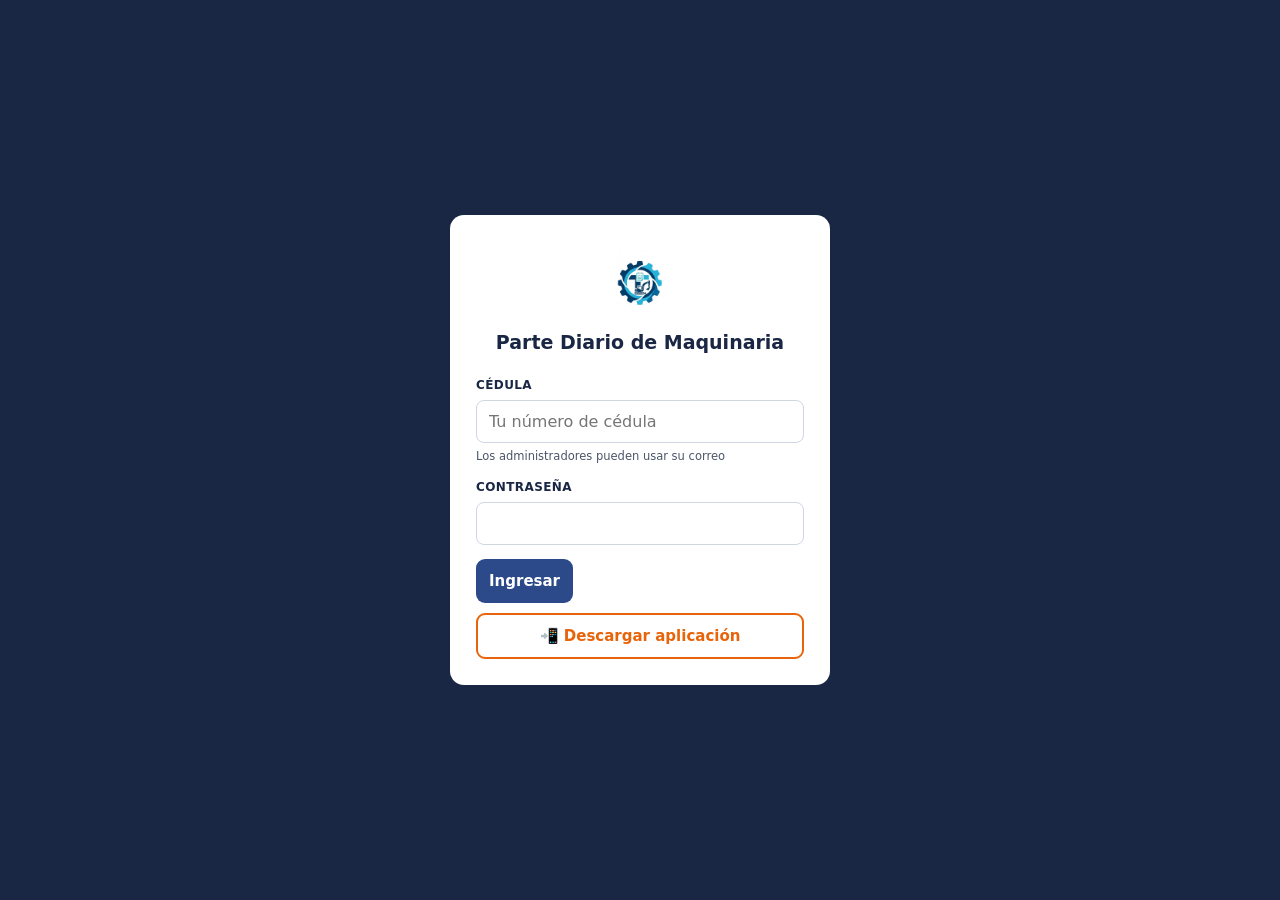
<file: equipos/parte_diario_v5.html>
<!DOCTYPE html>
<html lang="es">
<head>
<meta charset="UTF-8">
<meta name="viewport" content="width=device-width, initial-scale=1.0, maximum-scale=1.0, user-scalable=no, interactive-widget=resizes-content">
<meta name="theme-color" content="#1a2744">
<title>Parte Diario - Tecsul</title>
<link rel="manifest" href="../manifest.json">
<link rel="apple-touch-icon" href="./icon-192.png">
<!-- Botón "Descargar aplicación" (va en el head para no perder el aviso de instalación de Chrome) -->
<script src="./instalar.js"></script>
<style>
:root {
  --azul-oscuro: #1a2744;
  --azul-medio: #2c4a8a;
  --naranja: #e8640a;
  --naranja-claro: #f5a847;
  --gris-fondo: #f0f2f5;
  --gris-borde: #d0d6e0;
  --gris-texto: #4a5568;
  --blanco: #ffffff;
  --verde: #2d8a4e;
  --rojo: #c0392b;
  --amarillo-alerta: #f59e0b;
  --radio: 10px;
  --sombra: 0 2px 12px rgba(26,39,68,0.12);
}
* { box-sizing: border-box; -webkit-tap-highlight-color: transparent; }
/* Tamaño de letra: --fs multiplica TODOS los font-size (27/10/2026).
   PC = 1 (sin cambios). Celular = 1.1 → letras 10 % más grandes.
   Para ajustar, cambiá solo el número de --fs dentro del @media. */
:root { --fs: 1; }
@media (max-width: 760px), (pointer: coarse) and (max-height: 500px) { :root { --fs: 1.1; } }
body {
  margin: 0; font-family: 'Segoe UI', system-ui, -apple-system, sans-serif;
  background: var(--gris-fondo); color: var(--azul-oscuro);
  font-size: calc(15px*var(--fs,1)); line-height: 1.45;
}
input, select, textarea, button { font-family: inherit; font-size: calc(16px*var(--fs,1)); }

/* ── Cabecera y navegación ────────────────────────────────── */
.app-header {
  background: var(--azul-oscuro); color: #fff; padding: 10px 14px;
  display: flex; align-items: center; gap: 10px;
  position: sticky; top: 0; z-index: 50;
}
.app-header img { width: 32px; height: 32px; border-radius: 6px; background:#fff; }
.app-header .t { flex: 1; min-width: 0; }
.app-header .t b { display: block; font-size: calc(15px*var(--fs,1)); }
.app-header .t span { font-size: calc(11.5px*var(--fs,1)); color: rgba(255,255,255,.65); }
.logout-link {
  background: rgba(255,255,255,.12); border: 0; color: #fff;
  padding: 7px 11px; border-radius: 8px; font-size: calc(13px*var(--fs,1)); cursor: pointer;
}
.nav-tabs {
  display: flex; background: var(--blanco); border-bottom: 1px solid var(--gris-borde);
  position: sticky; top: 52px; z-index: 49;
  overflow-x: auto; scrollbar-width: none;
}
.nav-tabs::-webkit-scrollbar { display: none; }
.nav-tab {
  flex: 1 0 auto; padding: 12px 10px; white-space: nowrap; text-align: center; font-size: calc(13px*var(--fs,1)); font-weight: 600;
  color: var(--gris-texto); border: 0; background: none; cursor: pointer;
  border-bottom: 3px solid transparent;
}
.nav-tab.active { color: var(--naranja); border-bottom-color: var(--naranja); }
.offline-banner {
  display: none; background: var(--amarillo-alerta); color: #fff;
  padding: 7px 14px; font-size: calc(13px*var(--fs,1)); font-weight: 600; text-align: center;
}
.offline-banner.show { display: block; }

/* ── Pantallas y tarjetas ─────────────────────────────────── */
.screen { display: none; padding: 14px; padding-bottom: 90px; margin: 0 auto; }
#screen-form { max-width: 700px; }
#screen-historial, #screen-admin { max-width: 100%; }
@media (min-width: 900px) {
  #screen-historial, #screen-admin { padding: 14px 24px; }
}
.screen.active { display: block; }
.card {
  background: var(--blanco); border-radius: var(--radio);
  box-shadow: var(--sombra); margin-bottom: 14px; overflow: hidden;
}
.card-header {
  background: var(--azul-medio); color: #fff; padding: 11px 14px;
  font-size: calc(14px*var(--fs,1)); font-weight: 700; display: flex; align-items: center; gap: 8px;
}
.card-body { padding: 14px; }

/* ── Indicador de pasos ───────────────────────────────────── */
.step-progress { display: flex; align-items: center; margin-bottom: 16px; }
.step { display: flex; flex-direction: column; align-items: center; flex: 0 0 auto; }
.step-circle {
  width: 30px; height: 30px; border-radius: 50%; background: var(--gris-borde);
  color: var(--gris-texto); display: flex; align-items: center; justify-content: center;
  font-size: calc(13px*var(--fs,1)); font-weight: 700;
}
.step.active .step-circle { background: var(--naranja); color: #fff; }
.step.done .step-circle { background: var(--verde); color: #fff; }
.step-label { font-size: calc(9.5px*var(--fs,1)); margin-top: 3px; color: var(--gris-texto); max-width: 62px; text-align: center; }
.step-line { flex: 1; height: 2px; background: var(--gris-borde); margin: 0 2px 16px; }

/* ── Campos ───────────────────────────────────────────────── */
.field { margin-bottom: 14px; }
.field > label {
  display: block; font-size: calc(12px*var(--fs,1)); font-weight: 700; text-transform: uppercase;
  letter-spacing: .4px; margin-bottom: 6px; color: var(--azul-oscuro);
}
.field .req { color: var(--rojo); }
.field input[type=text], .field input[type=number], .field input[type=date],
.field input[type=datetime-local], .field input[type=password], .field select,
.field textarea {
  width: 100%; padding: 11px 12px; border: 1.5px solid var(--gris-borde);
  border-radius: 8px; background: var(--blanco); color: var(--azul-oscuro);
}
.field input:focus, .field select:focus, .field textarea:focus {
  outline: none; border-color: var(--azul-medio);
}
.field textarea { min-height: 78px; resize: vertical; }
/* selects con lista propia (multisel ms-uno) dentro de un formulario: mismo aspecto que un campo (09/11/2026) */
.field .ms-btn { width: 100%; padding: 11px 12px; border-radius: 8px; font-size: calc(16px*var(--fs,1)); color: var(--azul-oscuro); background: var(--blanco); }
/* Foto: sacar con la cámara o elegir de la galería */
.foto-elegir { display: grid; grid-template-columns: 1fr 1fr; gap: 8px; }
.foto-btn { padding: 12px 8px; border: 1.5px solid var(--azul-medio); border-radius: 8px; background: var(--blanco);
  color: var(--azul-medio); font-weight: 600; font-size: calc(14px*var(--fs,1)); cursor: pointer; }
.foto-btn:active { background: #eef2fb; }
.foto-elegida { grid-column: 1 / -1; display: flex; align-items: center; gap: 10px; }
.foto-elegida:empty { display: none; }
.foto-elegida img { width: 64px; height: 64px; object-fit: cover; border-radius: 8px; border: 1px solid var(--gris-borde); }
.foto-elegida span { flex: 1; font-size: calc(13px*var(--fs,1)); color: var(--gris-texto); overflow: hidden; text-overflow: ellipsis; white-space: nowrap; }
.foto-quitar { border: 0; background: #fdeceb; color: var(--rojo); border-radius: 6px; padding: 7px 10px; font-size: calc(12.5px*var(--fs,1)); cursor: pointer; }
/* Casillas (varias opciones a la vez, como en JotForm) */
.casillas { display: flex; flex-direction: column; gap: 8px; }
.field label.casilla { display: flex; align-items: center; gap: 10px; margin: 0; padding: 11px 12px; font-size: calc(15px*var(--fs,1));
  font-weight: 500; text-transform: none; letter-spacing: 0; border: 1.5px solid var(--gris-borde); border-radius: 8px;
  background: var(--blanco); cursor: pointer; }
.field label.casilla input { width: 20px; height: 20px; accent-color: var(--azul-medio); margin: 0; }
.field label.casilla:has(input:checked) { border-color: var(--azul-medio); background: #eef2fb; }
.field .ayuda { font-size: calc(11.5px*var(--fs,1)); color: var(--gris-texto); margin-top: 5px; }
.field-row { display: flex; gap: 10px; }
.field-row > .field { flex: 1; }
.computed-val {
  display: block; padding: 11px 12px; background: #eef2f9;
  border: 1.5px dashed var(--gris-borde); border-radius: 8px; font-weight: 700;
}
.field-alert, .field-warn {
  display: none; font-size: calc(12px*var(--fs,1)); margin-top: 5px; padding: 7px 9px; border-radius: 6px;
}
.field-alert { background: #fdeceb; color: var(--rojo); }
.field-warn { background: #fef6e7; color: #a16207; }
.field-alert.show, .field-warn.show { display: block; }
.prev-box {
  display: none; background: #e8f4ea; border-left: 3px solid var(--verde);
  padding: 8px 10px; border-radius: 6px; font-size: calc(12.5px*var(--fs,1)); margin-bottom: 8px;
}
.prev-box.show { display: block; }
/* v20261102f (SQL 77): salto de horómetro / máquina parada muchos días */
.salto-box { display: none; background: #fff7e6; border-left: 3px solid #d97706; padding: 9px 11px;
  border-radius: 6px; font-size: calc(12.5px*var(--fs,1)); margin-bottom: 8px; color: #7c2d12; }
.salto-box.show { display: block; }
.salto-box .salto-ops { display: flex; flex-wrap: wrap; gap: 6px; margin-top: 8px; }
.salto-box .salto-ops button { border: 1px solid #d97706; background: #fff; color: #7c2d12; border-radius: 16px;
  padding: 6px 11px; font-size: calc(12.5px*var(--fs,1)); cursor: pointer; }
.salto-box .salto-ops button.on { background: #d97706; color: #fff; }

/* Selector con buscador */
.search-select {
  width: 100%; padding: 11px 12px; border: 1.5px solid var(--gris-borde);
  border-radius: 8px; background: var(--blanco); text-align: left; cursor: pointer;
  color: var(--azul-oscuro); min-height: 44px;
}
.search-select.vacio { color: #9aa3b2; }

/* Bloques repetibles (ítems, combustible, viajes) */
.rep-item {
  border: 1.5px solid var(--gris-borde); border-radius: 8px;
  padding: 11px; margin-bottom: 10px; background: #fafbfd;
}
.rep-head { display: flex; justify-content: space-between; align-items: center; margin-bottom: 9px; }
.rep-title { font-size: calc(12px*var(--fs,1)); font-weight: 700; color: var(--azul-medio); }
.remove-btn {
  background: #fdeceb; color: var(--rojo); border: 0; border-radius: 6px;
  width: 28px; height: 28px; cursor: pointer; font-size: calc(15px*var(--fs,1));
}
.add-btn {
  width: 100%; padding: 10px; background: #eef2f9; border: 1.5px dashed var(--azul-medio);
  color: var(--azul-medio); border-radius: 8px; font-weight: 700; cursor: pointer;
}
.horas-resumen {
  background: #eef2f9; border-radius: 8px; padding: 10px; font-size: calc(13px*var(--fs,1));
  margin-top: 10px; font-weight: 600;
}
.horas-resumen.ok { background: #e8f4ea; color: var(--verde); }
.horas-resumen.mal { background: #fdeceb; color: var(--rojo); }

/* ── Botones ──────────────────────────────────────────────── */
.form-nav { display: flex; gap: 10px; margin-top: 16px; }
.btn-prev, .btn-next, .btn-submit, .btn-login {
  padding: 13px; border: 0; border-radius: 9px; font-weight: 700;
  font-size: calc(15px*var(--fs,1)); cursor: pointer; flex: 1;
}
.btn-prev { background: var(--gris-borde); color: var(--gris-texto); }
.btn-next, .btn-login { background: var(--azul-medio); color: #fff; }
.btn-submit { background: var(--verde); color: #fff; }
.btn-submit:disabled, .btn-login:disabled { opacity: .55; }

/* Firma */
#firma-canvas {
  width: 100%; height: 150px; border: 1.5px solid var(--gris-borde);
  border-radius: 8px; background: #fff; touch-action: none;
}

/* ── Historial ────────────────────────────────────────────── */
.history-item {
  background: var(--blanco); border-radius: var(--radio); box-shadow: var(--sombra);
  margin-bottom: 10px; padding: 12px; cursor: pointer;
}
.history-item-header { display: flex; justify-content: space-between; gap: 8px; }
.history-item h3 { margin: 0 0 3px; font-size: calc(14.5px*var(--fs,1)); }
.history-item .meta { font-size: calc(12px*var(--fs,1)); color: var(--gris-texto); }
.badge { font-size: calc(10.5px*var(--fs,1)); font-weight: 700; padding: 3px 8px; border-radius: 20px; white-space: nowrap; }
.badge-enviado { background: #e8f4ea; color: var(--verde); }
.badge-pendiente { background: #fef6e7; color: #a16207; }
.badge-error { background: #fdeceb; color: var(--rojo); }
.empty-state { text-align: center; padding: 40px 16px; color: var(--gris-texto); }

/* ── Login ────────────────────────────────────────────────── */
.login-overlay {
  position: fixed; inset: 0; background: var(--azul-oscuro); z-index: 200;
  display: flex; align-items: center; justify-content: center; padding: 20px;
}
.login-card { background: var(--blanco); border-radius: 14px; padding: 26px; width: 100%; max-width: 380px; }
.login-logo { display: block; width: 74px; margin: 0 auto 14px; }
.login-card h1 { text-align: center; font-size: calc(19px*var(--fs,1)); margin: 0 0 20px; }
.login-error {
  display: none; background: #fdeceb; color: var(--rojo); padding: 10px;
  border-radius: 8px; font-size: calc(13px*var(--fs,1)); margin-bottom: 12px;
}
.login-error.show { display: block; }

/* ── Modales ──────────────────────────────────────────────── */
.modal { position: fixed; inset: 0; background: rgba(26,39,68,.55); z-index: 150; display: none; }
.modal.show { display: flex; align-items: flex-end; }
.modal-card {
  background: var(--blanco); width: 100%; max-height: 82vh; border-radius: 16px 16px 0 0;
  display: flex; flex-direction: column;
}
.modal-head { padding: 14px; border-bottom: 1px solid var(--gris-borde); }
.modal-head input {
  width: 100%; padding: 11px; border: 1.5px solid var(--gris-borde); border-radius: 8px;
}
.modal-list { overflow-y: auto; flex: 1; }
/* v133: el buscador (catálogos: propietario, operador, equipo…) se abre ARRIBA.
   Abajo, en varios Android la última opción quedaba tapada por la barra de
   navegación y, al escribir, los resultados quedaban detrás del teclado
   (ej.: «Tecsul» no aparecía en Propietario, solo «Alquilado»). */
#modal-buscar.show { align-items: flex-start; padding-top: max(10px, env(safe-area-inset-top)); }
#modal-buscar .modal-card { max-height: 70vh; max-height: 70dvh; border-radius: 0 0 16px 16px; }
#modal-buscar .modal-list { min-height: 96px; }
.modal-list button {
  display: block; width: 100%; text-align: left; padding: 13px 14px; border: 0;
  background: none; border-bottom: 1px solid var(--gris-fondo); cursor: pointer; font-size: calc(14.5px*var(--fs,1));
}
.modal-body { padding: 14px; overflow-y: auto; flex: 1; }

/* ── Avisos ───────────────────────────────────────────────── */
.loading-overlay {
  position: fixed; inset: 0; background: rgba(26,39,68,.72); z-index: 300;
  display: none; align-items: center; justify-content: center; flex-direction: column; color: #fff;
}
.loading-overlay.show { display: flex; }
.spinner {
  width: 38px; height: 38px; border: 3px solid rgba(255,255,255,.25);
  border-top-color: var(--naranja-claro); border-radius: 50%;
  animation: giro .8s linear infinite; margin-bottom: 12px;
}
@keyframes giro { to { transform: rotate(360deg); } }
#toast {
  position: fixed; left: 50%; bottom: 24px; transform: translateX(-50%) translateY(100px);
  background: var(--azul-oscuro); color: #fff; padding: 12px 18px; border-radius: 10px;
  font-size: calc(14px*var(--fs,1)); z-index: 400; max-width: 90vw; text-align: center;
  transition: transform .25s; box-shadow: 0 4px 18px rgba(0,0,0,.3);
}
#toast.show { transform: translateX(-50%) translateY(0); }
#toast.warning { background: var(--amarillo-alerta); }
#toast.error { background: var(--rojo); }
#toast.success { background: var(--verde); }

/* ── Historial en tabla ───────────────────────────────────── */
.hist-toolbar { display: flex; gap: 8px; margin-bottom: 10px; align-items: center; }
.hist-toolbar input {
  flex: 1; padding: 10px 12px; border: 1.5px solid var(--gris-borde);
  border-radius: 8px; font-size: calc(14px*var(--fs,1));
}
.hist-toolbar button {
  padding: 10px 14px; border: 1.5px solid var(--gris-borde); background: var(--blanco);
  border-radius: 8px; cursor: pointer; font-size: calc(13px*var(--fs,1)); font-weight: 600; white-space: nowrap;
}
.hist-info { font-size: calc(12px*var(--fs,1)); color: var(--gris-texto); margin-bottom: 8px; }
.filtros {
  display: flex; gap: 9px; flex-wrap: wrap; align-items: flex-end;
  background: var(--blanco); padding: 11px; border-radius: var(--radio);
  box-shadow: var(--sombra); margin-bottom: 12px;
}
.filtro { display: flex; flex-direction: column; gap: 3px; }
.filtro.crece { flex: 1; min-width: 180px; }
.filtro > label {
  font-size: calc(10.5px*var(--fs,1)); font-weight: 700; text-transform: uppercase;
  letter-spacing: .3px; color: var(--gris-texto);
}
.filtro input, .filtro select {
  padding: 8px 10px; border: 1.5px solid var(--gris-borde);
  border-radius: 7px; font-size: calc(13px*var(--fs,1)); background: var(--blanco);
}
.filtro.crece input { width: 100%; }
.btn-filtro {
  padding: 9px 13px; border: 1.5px solid var(--gris-borde); background: var(--blanco);
  border-radius: 7px; cursor: pointer; font-size: calc(13px*var(--fs,1)); font-weight: 600; white-space: nowrap;
}
.btn-filtro:hover { background: var(--gris-fondo); }
.btn-filtro.exportar { background: var(--verde); color: #fff; border-color: var(--verde); }

/* ── Panel de control ─────────────────────────────────────── */
.tarjetas {
  display: grid; grid-template-columns: repeat(auto-fit, minmax(140px, 1fr));
  gap: 10px; margin-bottom: 14px;
}
.tarjeta {
  background: var(--blanco); border-radius: var(--radio); padding: 12px 14px;
  box-shadow: var(--sombra); border-left: 4px solid var(--azul-medio);
}
.tarjeta .n { font-size: calc(26px*var(--fs,1)); font-weight: 700; line-height: 1.1; }
.tarjeta .t {
  font-size: calc(10.5px*var(--fs,1)); font-weight: 700; text-transform: uppercase;
  letter-spacing: .3px; color: var(--gris-texto); margin-top: 2px;
}
.tarjeta .p { font-size: calc(11.5px*var(--fs,1)); color: var(--gris-texto); margin-top: 3px; }
.tarjeta.malo  { border-left-color: var(--rojo); }
.tarjeta.malo  .n { color: var(--rojo); }
.tarjeta.medio { border-left-color: var(--amarillo-alerta); }
.tarjeta.medio .n { color: var(--amarillo-alerta); }
.tarjeta.bien  { border-left-color: var(--verde); }
.tarjeta.bien  .n { color: var(--verde); }
.chip {
  display: inline-block; padding: 2px 8px; border-radius: 20px;
  font-size: calc(11px*var(--fs,1)); font-weight: 700; white-space: nowrap;
}
.chip.rojo     { background: #fde8e6; color: var(--rojo); }
.chip.amarillo { background: #fef3dc; color: #a56a00; }
.chip.verde    { background: #e3f4e9; color: var(--verde); }
.barra {
  height: 7px; border-radius: 4px; background: var(--gris-borde);
  overflow: hidden; min-width: 70px;
}
.barra > i { display: block; height: 100%; background: var(--verde); }
.panel-bloque { margin-bottom: 22px; }
.panel-bloque > h3 {
  font-size: calc(14px*var(--fs,1)); margin: 0 0 8px; display: flex; align-items: center;
  gap: 8px; flex-wrap: wrap;
}

.fotos { display: flex; gap: 10px; flex-wrap: wrap; margin-top: 6px; }
.foto-caja {
  border: 1.5px solid var(--gris-borde); border-radius: 8px; overflow: hidden;
  width: 150px; background: var(--gris-fondo);
}
.foto-caja img { width: 100%; height: 110px; object-fit: cover; display: block; cursor: zoom-in; }
.foto-caja .pie { font-size: calc(10.5px*var(--fs,1)); padding: 5px 7px; color: var(--gris-texto); text-align: center; }
.foto-caja.falla { border-color: var(--rojo); }
.foto-vacia {
  height: 110px; display: flex; align-items: center; justify-content: center;
  font-size: calc(11px*var(--fs,1)); color: var(--gris-texto); text-align: center; padding: 8px;
}
.visor { position: fixed; inset: 0; background: rgba(0,0,0,.9); z-index: 500;
  display: none; align-items: center; justify-content: center; padding: 16px; }
.visor.show { display: flex; }
.visor img { max-width: 100%; max-height: 92vh; object-fit: contain; }
.visor .cerrar {
  position: absolute; top: 14px; right: 16px; background: rgba(255,255,255,.15);
  color: #fff; border: 0; border-radius: 8px; padding: 9px 14px; font-size: calc(15px*var(--fs,1)); cursor: pointer;
}
.adm-buscar {
  width: 100%; max-width: 380px; padding: 9px 11px; margin-bottom: 10px;
  border: 1.5px solid var(--gris-borde); border-radius: 8px; font-size: calc(13px*var(--fs,1));
}
.hist-table-wrap {
  width: 100%;
  overflow-x: auto; -webkit-overflow-scrolling: touch; max-height: 68vh;
  border: 1px solid var(--gris-borde); border-radius: 8px; background: var(--blanco);
}
.hist-table { border-collapse: collapse; font-size: calc(12px*var(--fs,1)); white-space: nowrap; width: 100%; }
.hist-table th {
  background: var(--azul-oscuro); color: #fff; padding: 9px 12px; text-align: left;
  font-weight: 600; position: sticky; top: 0; font-size: calc(11px*var(--fs,1)); cursor: pointer;
  user-select: none; z-index: 2;
}
.hist-table th:hover { background: var(--azul-medio); }
.hist-table th .orden { opacity: .45; margin-left: 4px; }
.hist-table th.activo .orden { opacity: 1; color: var(--naranja-claro); }
.hist-table td { padding: 8px 12px; border-bottom: 1px solid #eef1f5; color: var(--azul-oscuro); }
.hist-table td.larga { max-width: 260px; overflow: hidden; text-overflow: ellipsis; }
.hist-table tr:nth-child(even) td { background: #f9fafb; }
.hist-table tbody tr:hover td { background: #eef4ff; cursor: pointer; }
.hist-table .tag {
  display: inline-block; padding: 2px 8px; border-radius: 6px;
  background: #e0e7ff; color: var(--azul-medio); font-weight: 600; font-size: calc(11px*var(--fs,1));
}
.hist-table .si { color: var(--rojo); font-weight: 700; }
.hist-table tfoot td { position: sticky; bottom: 0; background: #e8edf6; font-weight: 700; color: var(--azul-oscuro);
  border-top: 2px solid var(--azul-oscuro); padding: 9px 12px; }

/* ── Panel de administración ──────────────────────────────── */
.sub-tabs { display: flex; gap: 6px; margin-bottom: 14px; flex-wrap: wrap; }
.sub-tab {
  padding: 9px 15px; border: 1.5px solid var(--gris-borde); background: var(--blanco);
  border-radius: 20px; cursor: pointer; font-size: calc(13px*var(--fs,1)); font-weight: 600;
  color: var(--gris-texto);
}
.sub-tab.active { background: var(--azul-medio); color: #fff; border-color: var(--azul-medio); }
.adm-grid { display: grid; grid-template-columns: repeat(auto-fill, minmax(300px, 1fr)); gap: 12px; }
.adm-tabla { width: 100%; border-collapse: collapse; font-size: calc(13px*var(--fs,1)); background: var(--blanco); }
.adm-tabla th {
  background: var(--azul-oscuro); color: #fff; padding: 9px 11px;
  text-align: left; font-size: calc(11.5px*var(--fs,1)); position: sticky; top: 0; z-index: 2;
}
.adm-tabla td { padding: 7px 11px; border-bottom: 1px solid #eef1f5; }
.adm-tabla tr:nth-child(even) td { background: #f9fafb; }
.adm-tabla input, .adm-tabla select {
  width: 100%; padding: 6px 8px; border: 1px solid var(--gris-borde);
  border-radius: 5px; font-size: calc(13px*var(--fs,1));
}
.adm-wrap { max-height: 62vh; overflow: auto; border: 1px solid var(--gris-borde); border-radius: 8px; }
.btn-mini {
  padding: 6px 11px; border: 0; border-radius: 6px; font-size: calc(12px*var(--fs,1));
  font-weight: 700; cursor: pointer; white-space: nowrap;
}
.btn-ok  { background: var(--verde); color: #fff; }
.btn-off { background: #fdeceb; color: var(--rojo); }
.btn-neutro { background: #e0e7ff; color: var(--azul-medio); }
.btn-salir-detalle { background: var(--azul-medio, #1e3a8a); color: #fff; margin-left: 14px; padding-left: 14px; padding-right: 14px; }
.btn-verde { background: #e7f5ec; color: #166534; }   /* v20261102f */
.inactivo td { opacity: .48; }
/* Administración → Usuarios (igual que la app de gestión de obras) */
.usr-card { background: var(--blanco); border: 1px solid var(--gris-borde); border-radius: 12px; padding: 14px 16px; margin-bottom: 14px; }
.usr-tit { font-weight: 700; font-size: calc(15px*var(--fs,1)); color: var(--azul-oscuro); margin-bottom: 8px; }
.usr-tit small { font-weight: 400; font-size: calc(12px*var(--fs,1)); color: var(--gris-texto); margin-left: 4px; }
.usr-ayuda { background: #eef2f9; border-radius: 8px; padding: 9px 12px; font-size: calc(12.5px*var(--fs,1)); color: var(--gris-texto); margin-bottom: 12px; line-height: 1.5; }
.usr-barra { display: flex; gap: 9px; align-items: center; flex-wrap: wrap; margin-bottom: 6px; }
.usr-nuevo { background: var(--azul-medio); color: #fff; border: 0; border-radius: 9px; padding: 9px 16px; font-weight: 700; cursor: pointer; }
.usr-wrap { overflow: auto; max-height: 62vh; border-top: 1px solid var(--gris-borde); }
.usr-tabla { width: 100%; border-collapse: collapse; font-size: calc(13px*var(--fs,1)); }
.usr-tabla th { position: sticky; top: 0; background: #f6f8fb; text-align: left; font-size: calc(11px*var(--fs,1)); text-transform: uppercase;
  letter-spacing: .3px; color: var(--azul-oscuro); padding: 8px 10px; border-bottom: 1px solid var(--gris-borde); white-space: nowrap; }
.usr-tabla td { padding: 9px 10px; border-bottom: 1px solid #edf0f5; vertical-align: middle; }
.usr-tabla td.usr-obras { max-width: 260px; }
.usr-matriz th, .usr-matriz td { text-align: center; } .usr-matriz td:first-child, .usr-matriz th:first-child { text-align: left; }
.rol-chip { display: inline-block; padding: 2px 9px; border-radius: 10px; font-size: calc(11px*var(--fs,1)); font-weight: 700; white-space: nowrap; }
.rol-admin { background: var(--azul-oscuro); color: #fff; } .rol-taller { background: #fde8e6; color: #b03a2e; }
.rol-obra { background: #e0e7ff; color: var(--azul-medio); } .rol-operador { background: #e3f4e9; color: #2e7d4f; }
.usr-lapiz { width: 34px; height: 30px; border: 1px solid var(--gris-borde); background: var(--blanco); border-radius: 8px; cursor: pointer; font-size: calc(15px*var(--fs,1)); }
.usr-lapiz:hover { border-color: var(--azul-medio); }
.txt-verde { color: #2e7d4f; font-weight: 700; } .txt-rojo { color: var(--rojo); font-weight: 700; }
.usr-leyenda { width: 100%; border-collapse: collapse; margin-top: 12px; font-size: calc(12.5px*var(--fs,1)); }
.usr-leyenda td { padding: 6px 8px; border-bottom: 1px solid #edf0f5; } .usr-leyenda td:first-child { width: 140px; }
.usr-obras-lista { max-height: 220px; overflow: auto; border: 1px solid var(--gris-borde); border-radius: 8px; padding: 4px 10px; }
.field label.usr-obra { display: flex; gap: 9px; align-items: center; padding: 6px 0; font-size: calc(13px*var(--fs,1)); font-weight: 400;
  text-transform: none; letter-spacing: 0; margin: 0; border-bottom: 1px solid var(--gris-fondo); }
.usr-obra input { width: 18px; height: 18px; }
.usr-bloque { border: 1px solid var(--gris-borde); border-radius: 8px; padding: 10px 12px; margin-bottom: 12px; font-size: calc(13px*var(--fs,1)); }
.usr-bloque input { padding: 9px 11px; border: 1.5px solid var(--gris-borde); border-radius: 8px; font-size: calc(14px*var(--fs,1)); }
.aviso-caja {
  background: #fef6e7; border-left: 3px solid var(--amarillo-alerta);
  padding: 11px 13px; border-radius: 6px; font-size: calc(13px*var(--fs,1)); margin-bottom: 12px;
}
.campo-sistema { font-size: calc(10.5px*var(--fs,1)); color: var(--gris-texto); }

</style>
</head>
<body>

<!-- ══ LOGIN ══════════════════════════════════════════════ -->
<div class="login-overlay" id="login-overlay">
  <div class="login-card">
    <img src="./icon-192.png" class="login-logo" alt="Tecsul" onerror="this.style.display='none'">
    <h1>Parte Diario de Maquinaria</h1>
    <div class="login-error" id="login-error"></div>
    <div class="field">
      <label>Cédula</label>
      <input type="text" id="login-cedula" inputmode="text" autocomplete="username"
             placeholder="Tu número de cédula">
      <div class="ayuda">Los administradores pueden usar su correo</div>
    </div>
    <div class="field">
      <label>Contraseña</label>
      <input type="password" id="login-pass" autocomplete="current-password"
             onkeydown="if(event.key==='Enter')hacerLogin()">
    </div>
    <button class="btn-login" id="btn-login" onclick="hacerLogin()">Ingresar</button>
  </div>
</div>

<!-- ══ CABECERA ═══════════════════════════════════════════ -->
<header class="app-header">
  <img src="./icon-192.png" alt="" onerror="this.style.display='none'">
  <div class="t">
    <b>Parte Diario</b>
    <span id="hdr-usuario">—</span>
  </div>
  <button class="logout-link" onclick="abrirCambioClave(false)" title="Cambiar contraseña">Clave</button>
  <button class="logout-link" onclick="cerrarSesion()">Salir</button>
</header>

<div class="offline-banner" id="offline-banner">Sin conexión · los partes se guardan y se envían al volver la señal</div>

<!-- Las solapas las dibuja menu.js: son las mismas en flota.html -->
<nav class="nav-tabs" id="menu"></nav>

<!-- ══ FORMULARIO (se dibuja solo) ════════════════════════ -->
<section class="screen" id="screen-form">
  <div class="aviso-caja" id="banner-edicion" style="display:none"></div>
  <div class="step-progress" id="step-progress"></div>
  <div id="form-pasos"></div>
  <div class="form-nav">
    <button class="btn-prev" id="btn-prev" onclick="pasoAnterior()" style="display:none">Atrás</button>
    <button class="btn-next" id="btn-next" onclick="pasoSiguiente()">Siguiente</button>
    <button class="btn-submit" id="btn-submit" onclick="enviarParte()" style="display:none">Enviar parte</button>
  </div>
</section>

<!-- ══ TALLER Y COMBUSTIBLE (los dibuja formularios.js) ═══ -->
<section class="screen" id="screen-taller"></section>
<section class="screen" id="screen-combustible"></section>
<!-- v20261026b: historial propio del mecánico y del despachador (los dibuja mis_cargas.js) -->
<section class="screen" id="screen-histtaller"></section>
<section class="screen" id="screen-histcomb"></section>
<!-- v20261028f: ausencias del personal de taller (las dibuja ausencias.js, SQL 69) -->
<section class="screen" id="screen-ausencias"></section>

<!-- ══ HISTORIAL ══════════════════════════════════════════ -->
<section class="screen" id="screen-historial">
  <div class="sub-tabs" id="hist-subtabs" style="display:none">
    <button class="sub-tab active" id="hs-lista" onclick="verHistorial('lista')">Partes cargados</button>
    <button class="sub-tab" id="hs-panel" onclick="verHistorial('panel')">Panel de control</button>
    <button class="sub-tab" id="hs-saltos" onclick="verHistorial('saltos')">Saltos de horómetro <span id="hs-saltos-n"></span></button>
    <button class="sub-tab" id="hs-solicitudes" onclick="verHistorial('solicitudes')" style="display:none">Solicitudes de edición <span id="hs-solicitudes-n"></span></button>
    <button class="sub-tab" id="hs-ediciones" onclick="verHistorial('ediciones')" style="display:none">Historial de ediciones</button>
  </div>
  <div id="hist-vista-panel" style="display:none"><div id="panel-contenido"></div></div>
  <div id="hist-vista-saltos" style="display:none"><div id="saltos-contenido"></div></div>
  <div id="hist-vista-solicitudes" style="display:none"><div id="solicitudes-contenido"></div></div>
  <!-- v20261113c (SQL 115): quién cambió qué en cada parte (ediciones.js) -->
  <div id="hist-vista-ediciones" style="display:none"><div id="ediciones-contenido"></div></div>
  <div id="hist-vista-lista">
  <div id="pendientes-box"></div>
  <div class="filtros">
    <div class="filtro">
      <label>Desde</label><input type="date" id="f-desde" onchange="cargarHistorial(true)">
    </div>
    <div class="filtro">
      <label>Hasta</label><input type="date" id="f-hasta" onchange="cargarHistorial(true)">
    </div>
    <div class="filtro">
      <label>Obra</label><select id="f-obra" class="ms" onchange="cargarHistorial(true)"></select>
    </div>
    <div class="filtro">
      <label>Equipo</label><select id="f-equipo" class="ms" onchange="cargarHistorial(true)"></select>
    </div>
    <div class="filtro">
      <label>Falla</label>
      <select id="f-falla" class="ms" onchange="filtrarHistorial()">
        <option value="">Todos</option><option value="si">Con falla</option>
        <option value="no">Sin falla</option></select>
    </div>
    <div class="filtro crece">
      <label>Buscar</label>
      <input type="text" id="hist-buscar" placeholder="ID del parte (pwa-…), operador, actividad, observaciones..."
             oninput="filtrarHistorial()">
    </div>
    <div class="filtro">
      <label>&nbsp;</label>
      <div style="display:flex;gap:6px">
        <button class="btn-filtro" onclick="limpiarFiltros()">Limpiar</button>
        <button class="btn-filtro" onclick="cargarHistorial(true)">Actualizar</button>
        <button class="btn-filtro exportar" onclick="exportarPartes()">Exportar</button>
      </div>
    </div>
  </div>
  <div class="hist-info" id="hist-info"></div>
  <div id="historial-lista"></div>
  </div>
</section>

<!-- ══ ADMINISTRACIÓN ═════════════════════════════════════ -->
<section class="screen" id="screen-admin">
  <div class="sub-tabs">
    <button class="sub-tab active" id="st-catalogos" onclick="mostrarAdminLimpio('catalogos')">Catálogos</button>
    <button class="sub-tab" id="st-usuarios"  onclick="mostrarAdminLimpio('usuarios')">Usuarios</button>
    <button class="sub-tab" id="st-responsables" onclick="mostrarAdmin('responsables')">Responsables de máquinas</button>
    <!-- v20261022b: sin solapa "Formulario": los formularios se editan en el propio formulario (✏️ Editar formulario) -->
    <button class="sub-tab" id="st-reglas"    onclick="mostrarAdmin('reglas')">Reglas</button>
    <button class="sub-tab" id="st-avisos"    onclick="mostrarAdmin('avisos')">Avisos por correo</button>
    <button class="sub-tab" id="st-reportes"  onclick="mostrarAdmin('reportes')">Reportes</button>
    <button class="sub-tab" id="st-papelera"  onclick="mostrarAdmin('papelera')">Papelera</button>
  </div>
  <div id="adm-contenido"></div>
</section>

<!-- ══ MODALES ════════════════════════════════════════════ -->
<div class="modal" id="modal-buscar" onclick="if(event.target===this)cerrarBuscador()">
  <div class="modal-card">
    <div class="modal-head">
      <input type="text" id="modal-filtro" placeholder="Buscar..." oninput="filtrarOpciones()">
    </div>
    <div class="modal-list" id="modal-lista"></div>
  </div>
</div>

<div class="modal" id="modal-detalle" onclick="if(event.target===this)cerrarDetalle()">
  <div class="modal-card">
    <div class="modal-head" style="display:flex;justify-content:space-between;align-items:center;gap:10px">
      <b id="detalle-titulo">Parte</b>
      <!-- v20261118b: «Salir» en la esquina; Borrar queda lejos de la esquina (se apretaba sin querer) -->
      <span style="display:flex;gap:7px;align-items:center">
        <button class="btn-mini btn-off" id="btn-borrar-parte" onclick="borrarParte()">Borrar</button>
        <button class="btn-mini btn-neutro" id="btn-editar-parte" onclick="abrirEdicion()">Editar</button>
        <button class="btn-mini btn-salir-detalle" onclick="cerrarDetalle()" title="Cerrar el parte">✕ Salir</button>
      </span>
    </div>
    <div class="modal-body" id="detalle-body"></div>
  </div>
</div>


<div class="modal" id="modal-clave" onclick="if(event.target===this&&!claveObligatoria)cerrarCambioClave()">
  <div class="modal-card">
    <div class="modal-head"><b id="clave-titulo">Cambiar contraseña</b></div>
    <div class="modal-body">
      <div class="aviso-caja" id="clave-aviso" style="display:none">
        Estás entrando con tu cédula como contraseña. Elegí una nueva que
        solo vos sepas — la cédula la conoce cualquier compañero.
      </div>
      <div class="login-error" id="clave-error"></div>
      <div class="field">
        <label>Contraseña nueva</label>
        <input type="password" id="clave-1" autocomplete="new-password"
               placeholder="Al menos 6 caracteres">
      </div>
      <div class="field">
        <label>Repetila</label>
        <input type="password" id="clave-2" autocomplete="new-password"
               onkeydown="if(event.key==='Enter')guardarClave()">
      </div>
    </div>
    <div style="padding:14px;border-top:1px solid var(--gris-borde);display:flex;gap:10px">
      <button class="btn-prev" id="clave-cancelar" onclick="cerrarCambioClave()">Ahora no</button>
      <button class="btn-submit" onclick="guardarClave()">Guardar</button>
    </div>
  </div>
</div>

<div class="visor" id="visor" onclick="cerrarVisor()">
  <button class="cerrar" onclick="cerrarVisor()">Cerrar</button>
  <img id="visor-img" alt="">
</div>

<div class="loading-overlay" id="loading">
  <div class="spinner"></div>
  <div id="loading-text">Cargando...</div>
</div>
<div id="toast"></div>

<!-- v20261116a: la misma copia local que usan Obras, Compras y RRHH (antes: CDN de terceros) -->
<script src="../supabase.min.js?v=2.45.4"></script>
<script src="../visor.js?v=20261109b"></script>
<script src="../permisos_app.js?v=20261113e"></script>
<script src="../usuarios.js?v=20261124c"></script>
<script src="./multisel.js"></script>
<script>
// ══════════════════════════════════════════════════════════════════
// PARTE DIARIO MAQUINARIA — Tecsul S.A.E.
// Versión 5 — contra Supabase
//
// Diferencias grandes contra la v4:
//   · El formulario no está escrito acá: se lee de la base y se dibuja
//     solo. Agregar un campo ya no es tocar este archivo.
//   · Se acabó el `no-cors`: cuando la app dice "enviado", es porque el
//     servidor lo confirmó. Antes daba todo por enviado a ciegas.
//   · Los límites (24 h, 500 km, la hora de almuerzo) vienen de la base.
// ══════════════════════════════════════════════════════════════════

// ── Conexión ──────────────────────────────────────────────────────
// La clave "publishable" es pública a propósito: lo que protege los
// datos son las reglas RLS de la base, no esconder esta cadena.
// v20261116a: la dirección y la clave van FIJAS. Antes se podían pisar desde
// localStorage (sb_url / sb_key): quien lograra escribir ahí una vez desviaba
// el inicio de sesión a otro servidor y se quedaba con cédula y contraseña.
const SUPABASE_URL = 'https://sququxlqcrbsoqvmycfa.supabase.co';
const SUPABASE_KEY = 'sb_publishable_pN_FUHE3sbU98ReSQriUpg_zQeBko7R';

// Igual que la app del cronograma: un solo usuario por cédula para las dos apps
const DOMINIO_INTERNO = 'campo.tecsul.com.py';
const BUCKET = 'partes';

let sb = null;
try {
  sb = window.supabase.createClient(SUPABASE_URL, SUPABASE_KEY, {
    // La misma sesión que el resto de la app (un solo ingreso para todo)
    auth: { persistSession: true, autoRefreshToken: true, storageKey: 'cronograma-auth' }
  });
} catch (e) {
  alert('No se pudo iniciar la conexión. Revisá la configuración.');
}

// ── Estado ────────────────────────────────────────────────────────
let sesion = null;        // { id, cedula, nombre, rol, obras[] }
let def = null;           // definición del formulario
let cat = {};             // catálogos
let valores = {};         // lo que va cargando el operador
let pasoActual = 0;
let ultimaMedicion = null;
let enLinea = navigator.onLine;

const $ = (id) => document.getElementById(id);
const REP = { items_obra: [], combustible: [], viajes: [] };

// ══════════════════════════════════════════════════════════════════
// ARRANQUE
// ══════════════════════════════════════════════════════════════════
window.addEventListener('DOMContentLoaded', iniciar);
window.addEventListener('online',  () => { enLinea = true;  pintarConexion(); sincronizar(); });
window.addEventListener('offline', () => { enLinea = false; pintarConexion(); });

// Red de seguridad: un parte nunca debería quedar esperando a que
// alguien toque "Reintentar". Se reintenta solo cada minuto y cada vez
// que la app vuelve al frente (el operador cambia de app, camina hasta
// donde hay señal y vuelve). Si la cola está vacía no cuesta nada.
setInterval(() => { if (enLinea && sesion) sincronizar(); }, 60000);
document.addEventListener('visibilitychange', () => {
  if (!document.hidden && enLinea && sesion) sincronizar();
});

// ── Editor del formulario en el formulario (v20261019a, editor_form.js) ──
// Qué catálogo alimenta cada campo, qué reglas lo validan y qué opciones usa
// la lógica (esas no se pueden quitar).
const CATALOGO_DE_CAMPO = {
  obras: [{ tabla: 'obras', t: 'Obras' }], equipos: [{ tabla: 'flota', t: 'Equipos' }],
  operadores: [{ tabla: 'operadores', t: 'Personal' }], propietarios: [{ tabla: 'propietarios', t: 'Propietarios' }],
  fallas: [{ tabla: 'fallas_catalogo', t: 'Fallas del parte' }], fallas_componente: [{ tabla: 'fallas_catalogo', t: 'Fallas del parte' }],
  materiales_viaje: [{ tabla: 'materiales_viaje', t: 'Materiales de viaje' }]
};
const CATALOGO_DE_TIPO = {
  items_obra: [{ tabla: 'items_obra', t: 'Ítems de obra' }], combustible: [{ tabla: 'insumos_combustible', t: 'Insumos de combustible' }],
  viajes: [{ tabla: 'materiales_viaje', t: 'Materiales de viaje' }]
};
const REGLAS_DE_CAMPO = {
  horometro_ini: ['horometro_max_diff', 'horometro_warn_diff', 'horometro_no_retrocede'],
  horometro_fin: ['horometro_max_diff', 'horometro_warn_diff', 'horometro_no_retrocede'],
  horas_horometro: ['horometro_max_diff', 'horometro_warn_diff'],
  km_ini: ['km_max_diff', 'km_warn_diff', 'km_no_retrocede'], km_fin: ['km_max_diff', 'km_warn_diff', 'km_no_retrocede'],
  inicio_turno: ['almuerzo_horas', 'operador_sin_solape'], fin_turno: ['almuerzo_horas', 'operador_sin_solape'],
  horas_hombre: ['almuerzo_horas'], fecha: ['ventana_edicion_horas', 'fecha_igual_turno'],
  equipo: ['equipo_sin_solape'],
  combustible: ['exigir_combustible', 'combustible_dentro_turno', 'combustible_exige_remision'],
  items_obra: ['items_deben_cuadrar', 'items_tolerancia']
};
function registrarEditorParte() {
  if (!window.EditorForm) return;
  EditorForm.registrar('parte', {
    redibujar: () => dibujarFormulario(),
    recargar: async () => { localStorage.removeItem('def_formulario'); await cargarDefinicion(); dibujarFormulario(); },
    catalogosCambiaron: () => cargarDefinicion(),
    catalogos: (clave, f) => CATALOGO_DE_CAMPO[f.catalogo] || CATALOGO_DE_TIPO[f.tipo] || [],
    reglas: (clave) => REGLAS_DE_CAMPO[clave] || [],
    // las opciones que otro campo usa para mostrarse, y las que usa el código
    protegidas: (clave) => {
      const p = new Set(clave === 'actividad_dia' ? ['Con Actividad', 'A disposición equipo en taller', ACTIVIDAD_SIN_HH] : []);
      (def && def.secciones || []).forEach(sec => sec.campos.forEach(c => {
        const v = c.visible_si;
        if (!v || v.campo !== clave) return;
        [].concat(v.igual !== undefined ? v.igual : [], v.contiene !== undefined ? v.contiene : []).forEach(x => p.add(x));
      }));
      const f = EditorForm.campo('parte', clave);
      return [...p].filter(x => !f || (f.opciones || []).includes(x));
    }
  });
}

async function iniciar() {
  registrarEditorParte();
  pintarConexion();
  if (!sb) return;

  const { data } = await sb.auth.getSession();
  if (data && data.session) {
    await aplicarSesion(data.session);
  } else {
    // Sin sesión válida. Si además no hay señal, la app no puede
    // autenticar: se muestra el login y el operador espera señal.
    $('login-overlay').style.display = 'flex';
  }

  if ('serviceWorker' in navigator) {
    navigator.serviceWorker.register('./sw.js').catch(() => {});
  }
}

function pintarConexion() {
  $('offline-banner').classList.toggle('show', !enLinea);
}

// ══════════════════════════════════════════════════════════════════
// SESIÓN
// ══════════════════════════════════════════════════════════════════
async function hacerLogin() {
  const entrada = $('login-cedula').value.trim();
  const clave   = $('login-pass').value;
  const err     = $('login-error');
  err.classList.remove('show');

  if (!entrada || !clave) {
    return mostrarLoginError('Completá cédula y contraseña');
  }
  if (!enLinea) {
    return mostrarLoginError('Necesitás señal para entrar la primera vez. '
      + 'Una vez dentro, podés cargar partes sin conexión.');
  }

  // Los operadores escriben su cédula; los administradores, su correo.
  const email = entrada.includes('@') ? entrada
                                      : `${entrada}@${DOMINIO_INTERNO}`;

  $('btn-login').disabled = true;
  $('btn-login').textContent = 'Entrando...';
  try {
    const { data, error } = await sb.auth.signInWithPassword({
      email, password: clave
    });
    if (error) throw error;
    await aplicarSesion(data.session);
  } catch (e) {
    mostrarLoginError(/invalid/i.test(e.message || '')
      ? 'Cédula o contraseña incorrecta'
      : ('No se pudo entrar: ' + (e.message || e)));
  } finally {
    $('btn-login').disabled = false;
    $('btn-login').textContent = 'Ingresar';
  }
}

function mostrarLoginError(msg) {
  const err = $('login-error');
  err.textContent = msg;
  err.classList.add('show');
}

async function aplicarSesion(s) {
  mostrarCarga('Cargando...');
  try {
    const { data: perfil, error } = await sb
      .from('perfiles').select('*').eq('id', s.user.id).maybeSingle();
    if (error) throw Object.assign(error, { red: true });
    if (!perfil) {
      // Sin rol en Equipos. Si tiene acceso a Obras, se va para allá.
      const { data: obras } = await sb.rpc('app_whoami');
      try { localStorage.setItem('tecsul_acceso_obras', obras ? '1' : '0'); } catch (e) {}
      if (obras) { location.replace('../index.html'); return; }
      await sb.auth.signOut();
      throw new Error('Tu usuario no tiene acceso a Equipos. Hablá con el administrador.');
    }
    if (!perfil.activo) {
      await sb.auth.signOut();
      throw new Error('Tu usuario está desactivado. Hablá con el administrador.');
    }
    sesion = perfil;
    localStorage.setItem('perfil', JSON.stringify(perfil));
    // ¿También entra a Obras? (decide el botón de apps y adónde abre la app instalada)
    sb.rpc('app_whoami').then(({ data, error }) => {
      if (!error) try { localStorage.setItem('tecsul_acceso_obras', data ? '1' : '0'); } catch (e) {}
    });
  } catch (e) {
    // Sin señal no se puede releer el perfil: se usa el último conocido,
    // solo si es de esta misma persona.
    let guardado = null;
    try { guardado = JSON.parse(localStorage.getItem('perfil') || 'null'); } catch (x) {}
    if (!e.red || !guardado || guardado.id !== s.user.id) {
      ocultarCarga();
      $('login-overlay').style.display = 'flex';
      return mostrarLoginError(e.message || 'No se pudo cargar tu perfil');
    }
    sesion = guardado;
  }

  $('login-overlay').style.display = 'none';
  // v96 (SQL 99): compras de taller sin formularios entra directo a Flota (solo ver).
  // v132: ese salto se decide DESPUÉS de saber sus formularios (mis_formularios):
  // a Compras se le puede dar «Carga de combustible» y antes lo rebotaba siempre.
  $('hdr-usuario').textContent = `${sesion.nombre} · ${etiquetaRol(sesion.rol)}`;
  // El panel de control (dentro del Historial de partes) lo ve también
  // el administrador de obra: RLS le deja ver solo sus obras.
  // v20261111d (SQL 106): todos ven las solapas por «Solicitudes de edición»
  // (partes certificados); el operador solo la lista y sus solicitudes.
  const conPanel = ['admin_central', 'admin_obra', 'gerente', 'taller'].includes(sesion.rol);
  $('hist-subtabs').style.display = '';
  // v20261102f (SQL 77): taller ve solo «Saltos de horómetro» además de la lista
  $('hs-panel').style.display = (conPanel && sesion.rol !== 'taller') ? '' : 'none';
  $('hs-saltos').style.display = conPanel ? '' : 'none';
  // v20261113c (SQL 115): historial de ediciones — admin central, gerente y admin de obra
  $('hs-ediciones').style.display = (window.Ediciones && Ediciones.puedeVer()) ? '' : 'none';
  if (window.Saltos && conPanel) Saltos.contar();
  if (window.SolEd) SolEd.iniciar();

  // v20261014b: el formulario del parte y los de taller/combustible se cargan
  // en paralelo (antes uno detrás del otro)
  const [, formularios] = await Promise.all([
    cargarDefinicion(),
    // Qué formularios ve (según su especialidad) y, con eso, el menú
    window.FX ? FX.iniciar() : null
  ]);
  // v132: compras sin ningún formulario dado → a Flota (como antes)
  if (sesion.rol === 'compras' && !(formularios || []).some(f => ['parte', 'taller', 'combustible'].includes(f))) {
    location.replace('./flota.html?p=flota'); return;
  }
  dibujarFormulario();
  Menu.pintar('parte', sesion.rol, formularios);
  Menu.reportes(sb);
  Menu.ausencias(sb);
  const primera = Menu.inicial();
  if (primera) mostrarPantalla(primera);
  ocultarCarga();
  if (sesion.debe_cambiar_clave) abrirCambioClave(true);
  sincronizar();
  cargarHistorial();
}

function etiquetaRol(r) {
  return { operador: 'Operador', mecanico: 'Mecánico', admin_obra: 'Admin de obra', taller: 'Taller',
           gerente: 'Gerente', compras: 'Compras (taller)', admin_central: 'Administrador' }[r] || r;
}

async function cerrarSesion() {
  if ((pendientes().length || (window.FX && FX.pendientes().length)) &&
      !confirm('Tenés partes o reportes sin enviar. Si salís, quedan guardados en '
             + 'este teléfono hasta que vuelvas a entrar. ¿Salir igual?')) return;
  await sb.auth.signOut();
  localStorage.removeItem('perfil');
  localStorage.removeItem('fx_formularios');   // v112: los formularios son por persona
  localStorage.removeItem('tecsul_ajustes');   // v120: permisos a medida (SQL 116)
  localStorage.removeItem('ausencias_permiso');
  localStorage.removeItem('ia_chat');
  localStorage.removeItem('tecsul_acceso_obras');
  location.reload();
}

// ══════════════════════════════════════════════════════════════════
// DEFINICIÓN DEL FORMULARIO Y CATÁLOGOS
//
// Se guardan en el teléfono para que la app abra sin señal. Si hay
// conexión se refrescan; si no, se usa la copia guardada.
// ══════════════════════════════════════════════════════════════════
async function cargarDefinicion() {
  const cacheDef = localStorage.getItem('def_formulario');
  const cacheCat = localStorage.getItem('catalogos');
  if (cacheDef) def = JSON.parse(cacheDef);
  if (cacheCat) cat = JSON.parse(cacheCat);

  if (!enLinea) {
    if (!def) toast('No hay formulario guardado y no hay señal', 'error');
    return;
  }

  try {
    // v20261014b: la definición y los catálogos se piden juntos (antes, en dos tandas)
    const [{ data, error }, obras, equipos, operadores, propietarios, items, fallas, mats, insumos] =
      await Promise.all([
        sb.rpc('form_definicion'),
        sb.from('obras').select('clave,nombre').eq('activa', true).order('nombre'),
        sb.from('equipos').select('id,descripcion,familia,admite_colero').eq('activo', true)
          .eq('en_parte_diario', true).order('id'),
        sb.from('operadores').select('cedula,nombre').eq('activo', true).order('nombre'),
        sb.from('propietarios').select('nombre').eq('activo', true),
        sb.from('items_obra').select('obra_clave,descripcion').eq('activo', true),
        sb.from('fallas_catalogo').select('sistema,componente'),
        sb.from('materiales_viaje').select('nombre').eq('activo', true).order('orden'),
        sb.from('insumos_combustible').select('nombre,medida_defecto').eq('activo', true).order('orden')
      ]);
    if (error) throw error;
    def = data;
    localStorage.setItem('def_formulario', JSON.stringify(data));

    cat = {
      obras: (obras.data || []).map(o => ({ v: o.clave, t: o.clave })),
      equipos: (equipos.data || []).map(e => ({
        v: e.id, t: e.id + (e.descripcion ? '_' + e.descripcion : ''), fam: e.familia,
        colero: !!e.admite_colero })),
      operadores: (operadores.data || []).map(o => ({ v: o.cedula, t: o.cedula + '_' + o.nombre })),
      propietarios: (propietarios.data || []).map(p => ({ v: p.nombre, t: p.nombre })),
      items_obra: items.data || [],
      fallas: fallas.data || [],
      materiales_viaje: (mats.data || []).map(m => ({ v: m.nombre, t: m.nombre })),
      insumos_combustible: insumos.data || []
    };
    localStorage.setItem('catalogos', JSON.stringify(cat));
  } catch (e) {
    console.warn('No se pudo refrescar el formulario, se usa la copia guardada:', e);
    if (!def) toast('No se pudo cargar el formulario', 'error');
  }
}

const reglas = (k, porDefecto) =>
  (def && def.reglas && def.reglas[k] !== undefined) ? Number(def.reglas[k]) : porDefecto;

// ══════════════════════════════════════════════════════════════════
// DIBUJO DEL FORMULARIO
// ══════════════════════════════════════════════════════════════════
function dibujarFormulario() {
  iniAuto = { horometro_ini: null, km_ini: null };
  saltoCausa = ''; paradoLargo = null;   // v20261102f (SQL 77)
  turnoAuto = null; partesMismoDia = []; mismoDiaConfirmado = '';
  if (!def || !def.secciones) return;
  firmaCtx = null; firmaUsada = false;
  valores = {};
  REP.items_obra = []; REP.combustible = []; REP.viajes = [];
  pasoActual = 0;

  const cont = $('form-pasos');
  // v20261019a: el administrador central edita el formulario desde acá (editor_form.js).
  // En modo edición se ven todos los pasos juntos, como en JotForm.
  const editando = window.EditorForm && EditorForm.activo('parte');
  cont.innerHTML = window.EditorForm ? EditorForm.barra('parte') : '';

  def.secciones.forEach((sec, i) => {
    const div = document.createElement('div');
    div.className = 'card paso';
    div.dataset.paso = i;
    div.style.display = i === 0 || editando ? '' : 'none';
    div.innerHTML =
      `<div class="card-header">${sec.icono || ''} ${sec.titulo}</div>
       <div class="card-body" id="cuerpo-${sec.clave}"></div>`;
    cont.appendChild(div);
    const body = div.querySelector('.card-body');
    sec.campos.forEach(c => body.appendChild(dibujarCampo(c)));
    if (editando) body.insertAdjacentHTML('beforeend', EditorForm.pie('parte', sec.clave));
  });
  $('step-progress').style.display = editando ? 'none' : '';

  dibujarPasos();
  precargarValoresIniciales();
  refrescarVisibilidad();
  actualizarBotones();
}

function dibujarPasos() {
  const cont = $('step-progress');
  cont.innerHTML = '';
  def.secciones.forEach((sec, i) => {
    if (i > 0) {
      const l = document.createElement('div');
      l.className = 'step-line';
      cont.appendChild(l);
    }
    const d = document.createElement('div');
    d.className = 'step' + (i === pasoActual ? ' active' : (i < pasoActual ? ' done' : ''));
    d.innerHTML = `<div class="step-circle">${i < pasoActual ? '✓' : i + 1}</div>
                   <div class="step-label">${sec.titulo}</div>`;
    cont.appendChild(d);
  });
}

function dibujarCampo(c) {
  const f = document.createElement('div');
  f.className = 'field';
  f.dataset.clave = c.clave;

  const req = c.requerido ? ' <span class="req">*</span>' : '';
  let html = `<label>${c.etiqueta}${req}${window.EditorForm ? EditorForm.lapiz('parte', c.clave) : ''}</label>`;

  switch (c.tipo) {
    case 'texto':
      html += `<input type="text" data-c="${c.clave}" placeholder="${c.placeholder || ''}">`;
      break;
    case 'textarea':
      html += `<textarea data-c="${c.clave}" placeholder="${c.placeholder || ''}"></textarea>`;
      break;
    case 'numero':
      // v133: texto con teclado decimal y clase num-dec: acepta coma o punto (hay
      // teclados que solo tienen coma) y se guarda siempre con punto (normDec)
      html += `<input type="text" class="num-dec" data-c="${c.clave}" inputmode="decimal"
               autocomplete="off" placeholder="${c.placeholder || ''}">`;
      break;
    case 'fecha':
      html += `<input type="date" data-c="${c.clave}">`;
      break;
    case 'fecha_hora':
      html += `<input type="datetime-local" data-c="${c.clave}">`;
      break;
    case 'si_no':
      html += `<select data-c="${c.clave}">
                 <option value="">Seleccionar...</option>
                 <option value="si">Sí</option>
                 <option value="no">No</option>
               </select>`;
      break;
    case 'select':
      html += `<select data-c="${c.clave}"><option value="">Seleccionar...</option>` +
              (c.opciones || []).map(o => `<option value="${o}">${o}</option>`).join('') +
              `</select>`;
      break;
    case 'casillas':
      // Varias a la vez: el valor se guarda como en JotForm, una por línea ("Falla\nTraslado")
      html += `<div class="casillas" data-c="${c.clave}">` +
              (c.opciones || []).map(o => `<label class="casilla"><input type="checkbox" value="${o}"> ${o}</label>`).join('') +
              `</div>`;
      break;
    case 'catalogo':
      html += `<button type="button" class="search-select vacio" data-c="${c.clave}"
               onclick="abrirBuscador('${c.clave}','${c.catalogo}')">Seleccionar...</button>`;
      break;
    case 'calculado':
      html += `<span class="computed-val" data-calc="${c.clave}">—</span>`;
      break;
    case 'foto':
      // Dos botones: la cámara directo o elegir una foto ya sacada
      html += `<div class="foto-elegir" data-c="${c.clave}">
                 <button type="button" class="foto-btn" data-abrir="camara">📷 Sacar foto</button>
                 <button type="button" class="foto-btn" data-abrir="galeria">🖼️ Elegir de la galería</button>
                 <input type="file" accept="image/*" capture="environment" data-o="camara" hidden>
                 <input type="file" accept="image/*" data-o="galeria" hidden>
                 <div class="foto-elegida"></div>
               </div>`;
      break;
    case 'firma':
      html += `<canvas id="firma-canvas"></canvas>
               <button type="button" class="add-btn" style="margin-top:8px"
                       onclick="limpiarFirma()">Borrar firma</button>`;
      break;
    case 'items_obra':
    case 'combustible':
    case 'viajes':
      html += `<div id="rep-${c.tipo}"></div>
               <button type="button" class="add-btn" onclick="agregarRep('${c.tipo}')">+ Agregar</button>`;
      if (c.tipo === 'items_obra') html += `<div class="horas-resumen" id="resumen-horas"></div>`;
      break;
  }

  // Avisos propios de horómetro y kilometraje
  if (c.clave === 'horometro_ini') html = `<div class="prev-box" id="prev-horom"></div>` + html
    + `<div class="salto-box" id="salto-box"></div>`;   // v20261102f (SQL 77)
  if (c.clave === 'km_ini')        html = `<div class="prev-box" id="prev-km"></div>` + html;
  // v20261022a: último parte del equipo, debajo del selector
  if (c.clave === 'equipo')        html += `<div class="prev-box" id="prev-parte" style="margin:8px 0 0"></div>`;

  if (c.ayuda) html += `<div class="ayuda">${c.ayuda}</div>`;
  html += `<div class="field-alert" data-alert="${c.clave}"></div>`;
  html += `<div class="field-warn"  data-warn="${c.clave}"></div>`;

  f.innerHTML = html;

  const inp = f.querySelector('[data-c]');
  if (inp && c.tipo === 'foto') {
    const muestra = inp.querySelector('.foto-elegida');
    const elegir = async (archivo) => {
      // v20261027a: se achica en el momento; si falla se avisa acá, no al enviar
      if (archivo) {
        muestra.innerHTML = '<span>Procesando foto…</span>';
        try { archivo = await achicarFoto(archivo); }
        catch (e) {
          console.warn('Foto:', e);
          valores[c.clave] = undefined;
          // el detalle técnico queda a la vista para diagnosticar con una captura
          muestra.innerHTML = `<span style="color:#b42318">${motivoFoto(e)}</span>
            <small style="display:block;color:#667085;font-size:calc(11px*var(--fs,1))">${String(e.message || e).replace(/</g, '&lt;')}</small>`;
          toast(motivoFoto(e), 'error');
          alCambiarCampo(c.clave);
          return;
        }
      }
      valores[c.clave] = archivo || undefined;
      muestra.innerHTML = archivo
        ? `<img src="${URL.createObjectURL(archivo)}" alt=""><span>${archivo.name || 'Foto'}</span>
           <button type="button" class="foto-quitar">Quitar</button>` : '';
      const q = muestra.querySelector('.foto-quitar');
      if (q) q.onclick = () => elegir(null);
      alCambiarCampo(c.clave);
    };
    inp.querySelectorAll('[data-abrir]').forEach(b => b.addEventListener('click', () => {
      const entrada = inp.querySelector(`[data-o="${b.dataset.abrir}"]`);
      entrada.value = '';           // permite volver a elegir la misma
      entrada.click();
    }));
    inp.querySelectorAll('input[type=file]').forEach(e => e.addEventListener('change', () => {
      if (e.files && e.files[0]) elegir(e.files[0]);
    }));
  } else if (inp && c.tipo === 'casillas') {
    inp.addEventListener('change', () => {
      valores[c.clave] = [...inp.querySelectorAll('input:checked')].map(x => x.value).join('\n');
      alCambiarCampo(c.clave);
    });
  } else if (inp && c.tipo !== 'catalogo') {
    inp.addEventListener(c.tipo === 'foto' ? 'change' : 'input', () => {
      valores[c.clave] = c.tipo === 'foto' ? inp.files[0] : inp.value;
      alCambiarCampo(c.clave);
    });
    if (inp.tagName === 'SELECT') {
      inp.addEventListener('change', () => {
        valores[c.clave] = inp.value;
        alCambiarCampo(c.clave);
      });
    }
  }
  if (c.tipo === 'firma') setTimeout(iniciarFirma, 50);
  return f;
}

// Fecha de hoy EN PARAGUAY. `toISOString()` devuelve la fecha en UTC,
// que a partir de las 21:00 de acá ya es el día siguiente: un parte
// cargado al terminar el turno de noche salía fechado para mañana.
function isoLocal(d) {
  const p = n => String(n).padStart(2, '0');
  return `${d.getFullYear()}-${p(d.getMonth() + 1)}-${p(d.getDate())}`;
}
function hoyISO() { return isoLocal(new Date()); }
function haceDiasISO(n) {
  const d = new Date(); d.setDate(d.getDate() - n); return isoLocal(d);
}

function precargarValoresIniciales() {
  // Fecha de hoy y turno típico, como hacía la v4
  const d = hoyISO();
  ponerValor('fecha', d);
  ponerValor('inicio_turno', `${d}T06:00`);
  ponerValor('fin_turno',    `${d}T18:00`);
  turnoAuto = { ini: `${d}T06:00`, fin: `${d}T18:00` };

  // Un renglón de combustible ya puesto, con el insumo más habitual
  const campoComb = buscarCampo('combustible');
  if (campoComb) agregarRep('combustible');

  // Los valores precargados también tienen que calcularse: si no, las
  // horas hombre quedan en "—" hasta que el operador toca algún campo.
  calcularHorasHombre();
  calcularHorasHorometro();
  calcularKm();
}

function ponerValor(clave, v) {
  const el = document.querySelector(`[data-c="${clave}"]`);
  if (el) { el.value = v; valores[clave] = v; }
}

function buscarCampo(clave) {
  if (!def) return null;
  for (const s of def.secciones) {
    const c = s.campos.find(x => x.clave === clave);
    if (c) return c;
  }
  return null;
}

// ══════════════════════════════════════════════════════════════════
// VISIBILIDAD CONDICIONAL
//
// Reemplaza las trece reglas que había que escribir a mano en JotForm:
// acá "familia_en" mira la familia del equipo (CV, TC, PH...), así que
// una máquina nueva entra sin tocar nada.
// ══════════════════════════════════════════════════════════════════
function refrescarVisibilidad() {
  if (!def) return;
  def.secciones.forEach(sec => {
    sec.campos.forEach(c => {
      const el = document.querySelector(`.field[data-clave="${c.clave}"]`);
      if (!el) return;
      el.style.display = campoVisible(c) ? '' : 'none';
    });
  });
}

function campoVisible(c, prof = 0) {
  if (c.solo_roles && c.solo_roles.length &&
      !c.solo_roles.includes(sesion.rol)) return false;
  const cond = c.visible_si;
  if (!cond) return true;

  // Si el campo del que depende está oculto, este también (ej.: "Tipo de
  // registro" se oculta al contestar que no hubo falla, y con él las
  // horas de traslado y la foto, aunque haya quedado algo marcado).
  const padre = buscarCampo(cond.campo);
  if (padre && prof < 5 && !campoVisible(padre, prof + 1)) return false;

  const valor = valores[cond.campo];

  if (cond.familia_en) {
    if (!valor) return false;
    const fam = (def.familias && def.familias[valor]) ||
                (valor.match(/^[A-Za-z]+/) || [''])[0].toUpperCase();
    return cond.familia_en.includes(fam);
  }
  if (cond.igual !== undefined) return valor === cond.igual;
  if (cond.en) return cond.en.includes(valor);
  // Casillas: visible si entre lo marcado está esta opción
  // (contiene puede ser una opción o una lista: alcanza con que esté una)
  if (cond.contiene !== undefined) {
    const marcadas = String(valor || '').split('\n');
    return [].concat(cond.contiene).some(o => marcadas.includes(o));
  }
  return true;
}

function alCambiarCampo(clave) {
  if (clave === 'equipo') buscarUltimaMedicion(valores.equipo);
  // v20261022a: fecha del parte = día de inicio del turno, y aviso de
  // partes del mismo equipo ese día
  if (clave === 'fecha') moverTurnoAuto();
  if (clave === 'fecha' || clave === 'inicio_turno') revisarFechaTurno();
  if (clave === 'fecha' || clave === 'equipo') buscarContextoEquipo();
  // Si cambian la fecha hay que volver a preguntar: el horómetro de
  // referencia no es el último en el tiempo, es el último ANTERIOR a
  // la fecha del parte. Cargar hoy el parte del sábado comparaba
  // contra el del domingo y saltaba una alerta falsa.
  if (clave === 'fecha' && valores.equipo) buscarUltimaMedicion(valores.equipo);
  if (['inicio_turno', 'fin_turno', 'actividad_dia'].includes(clave)) calcularHorasHombre();
  if (['horometro_ini', 'horometro_fin', 'actividad_dia'].includes(clave)) calcularHorasHorometro();
  if (['km_ini', 'km_fin'].includes(clave)) calcularKm();
  if (clave === 'obra') { REP.items_obra = []; pintarRep('items_obra'); }
  // Al cambiar el sistema, el componente ya elegido puede pertenecer a
  // otro sistema. Se limpia: es preferible que vuelvan a elegirlo antes
  // que quedarse con un "CUCHILLAS" colgando de "ELÉCTRICO".
  if (clave === claveSistemaFalla()) limpiarComponenteFalla();
  refrescarVisibilidad();
}

// ══════════════════════════════════════════════════════════════════
// FECHA DEL PARTE Y PARTES DEL MISMO EQUIPO (v20261022a)
//
// Caso real (PCCCC, 20/10/2026): el operador cargó primero el parte del
// 20 y después el del 19, pero a este le dejó la fecha 20 con el turno
// del 19. Quedaron dos partes "del 20". Por eso:
//   · la fecha del parte tiene que ser el día en que EMPIEZA el turno
//     (un turno de noche 18:00 → 06:00 es del día en que arrancó);
//   · al elegir equipo y fecha se avisa si ya hay un parte ese día;
//   · debajo del equipo se muestra su último parte cargado.
// Dos partes del mismo equipo el mismo día siguen permitidos (turno
// mañana/tarde, día/noche), siempre que las horas no se pisen.
// ══════════════════════════════════════════════════════════════════
let turnoAuto = null;          // turno que puso la app (no el operador)
let partesMismoDia = [];       // partes del equipo en la fecha elegida
let mismoDiaConfirmado = '';   // equipo|fecha que el operador ya confirmó
let ctxPedido = 0;             // descarta respuestas viejas si cambian rápido

const diaDe = (v) => (v ? String(v).slice(0, 10) : '');
function horaCorta(v) {
  if (!v) return '';
  const d = new Date(v);
  if (isNaN(d.getTime())) return '';
  const p = n => String(n).padStart(2, '0');
  return `${p(d.getHours())}:${p(d.getMinutes())}`;
}
function nombreOperador(ced) {
  const o = (cat.operadores || []).find(x => String(x.v) === String(ced));
  return o ? String(o.t).replace(/^[^_]*_/, '') : (ced || '');
}
function sumarDias(iso, n) {
  const [y, m, d] = iso.split('-').map(Number);
  return isoLocal(new Date(y, m - 1, d + n));
}

// Si el turno sigue siendo el que puso la app (06:00–18:00 de hoy) y el
// operador cambia la fecha, el turno se va con la fecha. Si el operador
// ya tocó el turno, no se mueve: ahí manda la validación.
function moverTurnoAuto() {
  if (edicion || !turnoAuto || !valores.fecha) return;
  if (valores.inicio_turno !== turnoAuto.ini || valores.fin_turno !== turnoAuto.fin) {
    turnoAuto = null;           // el operador lo cambió a mano
    return;
  }
  const delta = Math.round((new Date(valores.fecha + 'T00:00') - new Date(diaDe(turnoAuto.ini) + 'T00:00')) / 86400000);
  if (!delta) return;
  const mover = (v) => sumarDias(diaDe(v), delta) + String(v).slice(10);
  turnoAuto = { ini: mover(turnoAuto.ini), fin: mover(turnoAuto.fin) };
  ponerValor('inicio_turno', turnoAuto.ini);
  ponerValor('fin_turno', turnoAuto.fin);
  calcularHorasHombre();
}

// Devuelve el texto del problema, o null si fecha y turno coinciden.
function problemaFechaTurno() {
  if (!reglas('fecha_igual_turno', 1)) return null;
  const f = valores.fecha, ini = valores.inicio_turno;
  if (!f || !ini || diaDe(f) === diaDe(ini)) return null;
  return `La fecha del parte es ${fechaCorta(f)} pero el turno empieza el ${fechaCorta(ini)}. `
       + `Tienen que ser el mismo día: corregí la fecha del parte (paso 1) o el inicio del turno.`;
}
function revisarFechaTurno() {
  limpiarAvisos('inicio_turno');
  const p = problemaFechaTurno();
  if (p) aviso('inicio_turno', p, 'alert');
}

// Último parte del equipo + partes del mismo día. Junta tres fuentes:
// la cola del teléfono, el historial ya bajado y la base (si hay señal).
async function buscarContextoEquipo() {
  const pedido = ++ctxPedido;
  const equipo = valores.equipo, fecha = valores.fecha;
  const caja = $('prev-parte');
  partesMismoDia = [];
  limpiarAvisos('fecha');
  if (caja) caja.classList.remove('show');
  if (!equipo) return;

  const excluir = edicion ? edicion.parte.id : null;
  const norm = (x, origen) => ({
    id: x.id || x.client_id, fecha: diaDe(x.fecha), inicio: x.inicio_turno, fin: x.fin_turno,
    operador: x.operador || x._operador || nombreOperador(x.operador_cedula), origen });
  let lista = [];
  if (!edicion) pendientes().forEach(q => { if (q.fila.equipo_id === equipo) lista.push(norm(q.fila, 'cola')); });
  histDatos.forEach(h => { if (h.equipo_id === equipo && h.id !== excluir) lista.push(norm(h, 'hist')); });

  // Copia guardada del último parte (sirve sin señal)
  const cache = (() => { try { return JSON.parse(localStorage.getItem('ultimo_parte') || '{}'); } catch (e) { return {}; } })();
  if (cache[equipo] && !edicion) lista.push(Object.assign({}, cache[equipo], { origen: 'cache' }));

  const pintar = () => {
    if (pedido !== ctxPedido) return;
    // sin repetidos (el mismo parte puede venir del historial y de la base)
    const vistos = new Set();
    lista = lista.filter(x => {
      const k = x.id || (x.fecha + '|' + x.inicio);
      if (vistos.has(k)) return false;
      vistos.add(k); return true;
    });
    const ordenados = lista.slice().sort((a, b) =>
      (b.fecha || '').localeCompare(a.fecha || '') || String(b.inicio || '').localeCompare(String(a.inicio || '')));
    const ult = ordenados[0];
    if (caja && ult) {
      const turno = ult.inicio ? ` · turno ${horaCorta(ult.inicio)}–${horaCorta(ult.fin)}` : '';
      caja.innerHTML = `Último parte cargado: <b>${fechaCorta(ult.fecha)}</b>${turno}`
        + (ult.operador ? ` · ${ult.operador}` : '')
        + (ult.origen === 'cola' ? ' <i>(en este teléfono, sin enviar)</i>' : '');
      caja.classList.add('show');
    } else if (caja && enLinea) {
      caja.innerHTML = 'Este equipo no tiene partes cargados todavía.';
      caja.classList.add('show');
    }
    partesMismoDia = fecha ? ordenados.filter(x => x.fecha === fecha) : [];
    limpiarAvisos('fecha');
    if (partesMismoDia.length) {
      const det = partesMismoDia.map(x =>
        `${x.inicio ? horaCorta(x.inicio) + '–' + horaCorta(x.fin) : 'sin turno'}${x.operador ? ' (' + x.operador + ')' : ''}`).join('; ');
      aviso('fecha', `⚠️ Ya hay ${partesMismoDia.length === 1 ? 'un parte' : partesMismoDia.length + ' partes'} de ${equipo} `
        + `el ${fechaCorta(fecha)}: ${det}. Si es otro turno del mismo día, seguí; si no, revisá la fecha.`, 'warn');
    }
  };
  pintar();

  if (!enLinea) return;
  try {
    const r = await Promise.race([
      sb.rpc('partes_equipo_contexto', { p_equipo: equipo, p_fecha: fecha || null, p_excluir: excluir }),
      new Promise((_, no) => setTimeout(() => no(new Error('lento')), 5000))]);
    if (pedido !== ctxPedido || !r || r.error || !r.data) return;
    r.data.forEach(x => lista.push(norm(x, 'base')));
    const u = r.data.find(x => x.tipo === 'ultimo');
    if (u) {
      cache[equipo] = norm(u, 'cache');
      try { localStorage.setItem('ultimo_parte', JSON.stringify(cache)); } catch (e) {}
    }
    pintar();
  } catch (e) { /* sin respuesta: queda lo local */ }
}

// Al pasar del primer paso: si ya hay parte del equipo ese día, se
// pregunta una vez (por equipo y fecha) antes de seguir.
function confirmarMismoDia() {
  if (edicion || !partesMismoDia.length) return true;
  const k = valores.equipo + '|' + valores.fecha;
  if (mismoDiaConfirmado === k) return true;
  const det = partesMismoDia.map(x =>
    `• ${x.inicio ? horaCorta(x.inicio) + ' a ' + horaCorta(x.fin) : 'sin turno'}${x.operador ? ' — ' + x.operador : ''}`).join('\n');
  const ok = confirm(`Ya hay ${partesMismoDia.length === 1 ? 'un parte' : partesMismoDia.length + ' partes'} de `
    + `${valores.equipo} el ${fechaCorta(valores.fecha)}:\n${det}\n\n`
    + `¿Es OTRO turno del mismo día?\n\nAceptar = sí, seguir cargando.\nCancelar = revisar la fecha.`);
  if (ok) mismoDiaConfirmado = k;
  return ok;
}

// ══════════════════════════════════════════════════════════════════
// CÁLCULOS Y AVISOS
// ══════════════════════════════════════════════════════════════════
// Actividad en la que el personal no trabaja: las horas hombre van en 0
// aunque el operador haya cargado inicio y fin de turno (la base también
// lo fuerza, por si el parte llega de otro lado).
const ACTIVIDAD_SIN_HH = 'Receso';
const esReceso = () => valores.actividad_dia === ACTIVIDAD_SIN_HH;

function calcularHorasHombre() {
  const a = valores.inicio_turno, b = valores.fin_turno;
  const el = document.querySelector('[data-calc="horas_hombre"]');
  if (!el) return;
  if (esReceso()) {
    el.textContent = '0 hs (receso)';
    valores._horas_hombre = 0;
    return;
  }
  if (!a || !b) return (el.textContent = '—');
  let h = (new Date(b) - new Date(a)) / 3600000 - reglas('almuerzo_horas', 1);
  el.textContent = h > 0 ? h.toFixed(2) + ' hs' : '—';
  valores._horas_hombre = h > 0 ? +h.toFixed(2) : null;
}

// Sin saltos: el horómetro inicial tiene que ser igual al final del parte
// anterior de la máquina. Devuelve el texto del problema, o null si está bien.
// Si el último valor salió del teléfono (sin señal) puede estar viejo: ahí
// solo se exige que no retroceda, para no trabar un parte correcto.
//
// v20261102f (SQL 77): si el inicial es MAYOR (la máquina se usó en taller,
// en un traslado o sin parte) ya no se obliga a poner el valor viejo —eso
// cargaba las horas de taller a la obra del día—. Se acepta el valor real y
// el operador elige qué pasó; queda un «salto» para que taller lo resuelva.
let saltoCausa = '';
let paradoLargo = null;
// v20261106b (SQL 96): las plantas (PA) y las calderas (CDR) no tienen horómetro:
// en ese campo se cargan las toneladas (la tarifa es por tonelada). Para ellas
// no se controla nada de la cadena del horómetro: ni saltos, ni que no
// retroceda, ni el máximo de horas por día, ni se completa solo el inicial.
const FAMILIAS_SIN_HOROMETRO = ['PA', 'CDR'];
function horometroLibre(eq) {
  eq = eq || valores.equipo;
  if (!eq) return false;
  const e = (cat.equipos || []).find(x => x.v === eq);
  const fam = String((e && e.fam) || '').toUpperCase();
  return FAMILIAS_SIN_HOROMETRO.includes(fam) || /^(PA|CDR)-/i.test(String(eq));
}   // { dias, fecha } si la máquina no tiene partes hace muchos días
const SALTO_CAUSAS = ['Estuvo en taller (reparación / pruebas)', 'Traslado', 'Otro operador la usó sin parte',
                      'Cambio de horómetro', 'No sé'];
function saltoActual(ini) {
  if (!reglas('horometro_sin_saltos', 1) || isNaN(ini) || horometroLibre()) return null;
  if (!ultimaMedicion || ultimaMedicion.horometro == null || ultimaMedicion._cache) return null;
  const ult = parseFloat(ultimaMedicion.horometro);
  return ini - ult > 0.05 ? +(ini - ult).toFixed(2) : null;
}
function problemaSaltoHorometro(ini) {
  const h = saltoActual(ini);
  if (h === null || saltoCausa) return null;
  return `El horómetro subió ${h} h desde el último parte (${ultimaMedicion.horometro} hs, ${fechaCorta(ultimaMedicion.fecha)}). `
       + `Elegí abajo qué pasó con esas horas.`;
}
function pintarSaltoBox(ini) {
  const b = $('salto-box');
  if (!b) return;
  const h = saltoActual(ini);
  if (h === null) {
    saltoCausa = '';
    if (paradoLargo && !edicion && !horometroLibre()) {
      b.innerHTML = `⚠️ Esta máquina no tiene partes desde el <b>${fechaCorta(paradoLargo.fecha)}</b> (${paradoLargo.dias} días). `
        + `Se completó el inicial con el último horómetro: mirá el tablero <b>antes de arrancar</b> y, si marca otro valor, corregilo. `
        + `Las horas que se usó en taller no son horas de esta obra.`;
      b.classList.add('show');
    } else b.classList.remove('show');
    return;
  }
  b.innerHTML = `⚠️ La máquina tiene <b>${h} h más</b> que el último parte (${ultimaMedicion.horometro} hs, ${fechaCorta(ultimaMedicion.fecha)}). `
    + `Esas horas no se cargan a esta obra. <b>¿Qué pasó?</b>`
    + `<div class="salto-ops">${SALTO_CAUSAS.map(c => `<button type="button" class="${c === saltoCausa ? 'on' : ''}" `
    + `onclick="elegirSaltoCausa(this.textContent)">${c}</button>`).join('')}</div>`
    + `<div style="margin-top:6px">El taller lo revisa y lo registra aparte.</div>`;
  b.classList.add('show');
}
function elegirSaltoCausa(c) {
  saltoCausa = c;
  calcularHorasHorometro();
}

// v20261102f (SQL 77): si la máquina no trabajó, el horómetro no puede subir.
// «A disposición equipo en taller» queda afuera: esas horas son de taller.
const ACTIVIDADES_SIN_HORAS = ['A disposición en pista', 'Receso', 'Sin actividad por lluvia'];
function problemaDisposicionConHoras() {
  if (!reglas('disposicion_sin_horas', 1) || horometroLibre()) return null;
  const a = valores.actividad_dia || '';
  if (!ACTIVIDADES_SIN_HORAS.includes(a) && !/^Sin operador/i.test(a)) return null;
  const ini = parseFloat(valores.horometro_ini), fin = parseFloat(valores.horometro_fin);
  if (isNaN(ini) || isNaN(fin) || fin - ini <= 0.05) return null;
  return `Con «${a}» la máquina no trabajó: el horómetro final tiene que ser igual al inicial (${ini} → ${fin}). `
       + `Si trabajó, cambiá la actividad a «Con Actividad» (más adelante, en el formulario). Si el horómetro subió antes del turno (taller, traslado), `
       + `poné como inicial el valor con el que arrancó hoy.`;
}

function calcularHorasHorometro() {
  const ini = parseFloat(valores.horometro_ini);
  const fin = parseFloat(valores.horometro_fin);
  const el = document.querySelector('[data-calc="horas_horometro"]');
  const dif = (!isNaN(ini) && !isNaN(fin)) ? fin - ini : null;
  if (el) el.textContent = (dif !== null && dif > 0) ? +dif.toFixed(2) + ' hs' : '—';
  valores._horas_horometro = (dif !== null && dif > 0) ? +dif.toFixed(2) : null;   // v100: 2 decimales (SQL 102)

  limpiarAvisos('horometro_ini'); limpiarAvisos('horometro_fin');
  const libre = horometroLibre();
  if (libre) {
    // PA / CDR: solo que el final no sea menor al inicial
    if (!isNaN(ini) && !isNaN(fin) && fin < ini) aviso('horometro_fin', 'El final no puede ser menor al inicial', 'alert');
    pintarSaltoBox(ini);
    actualizarResumenHoras();
    return;
  }
  if (ultimaMedicion && ultimaMedicion.horometro != null && !isNaN(ini)
      && reglas('horometro_no_retrocede', 1)
      && ini < parseFloat(ultimaMedicion.horometro)) {
    aviso('horometro_ini', `Menor al último registrado (${ultimaMedicion.horometro})`, 'alert');
  } else if (problemaSaltoHorometro(ini)) {
    aviso('horometro_ini', problemaSaltoHorometro(ini), 'alert');
  }
  pintarSaltoBox(ini);
  if (problemaDisposicionConHoras()) {
    aviso('horometro_fin', problemaDisposicionConHoras(), 'alert');
  } else if (!isNaN(ini) && !isNaN(fin) && fin < ini) {
    aviso('horometro_fin', 'El final no puede ser menor al inicial', 'alert');
  } else if (dif !== null && dif > reglas('horometro_max_diff', 24)) {
    aviso('horometro_fin', `Más de ${reglas('horometro_max_diff', 24)} horas en un día`, 'alert');
  } else if (dif !== null && dif > reglas('horometro_warn_diff', 16)) {
    aviso('horometro_fin', `${+dif.toFixed(2)} horas es mucho. Verificá el valor.`, 'warn');
  }
  actualizarResumenHoras();
}

function calcularKm() {
  const ini = parseFloat(valores.km_ini), fin = parseFloat(valores.km_fin);
  const dif = (!isNaN(ini) && !isNaN(fin)) ? fin - ini : null;
  limpiarAvisos('km_ini'); limpiarAvisos('km_fin');
  if (ultimaMedicion && ultimaMedicion.km != null && !isNaN(ini)
      && reglas('km_no_retrocede', 1) && ini < parseFloat(ultimaMedicion.km)) {
    aviso('km_ini', `Menor al último registrado (${ultimaMedicion.km})`, 'alert');
  }
  if (!isNaN(ini) && !isNaN(fin) && fin < ini) {
    aviso('km_fin', 'El final no puede ser menor al inicial', 'alert');
  } else if (dif !== null && dif > reglas('km_max_diff', 500)) {
    aviso('km_fin', `Más de ${reglas('km_max_diff', 500)} km en un día`, 'alert');
  } else if (dif !== null && dif > reglas('km_warn_diff', 350)) {
    aviso('km_fin', `${dif.toFixed(0)} km es mucho. Verificá el valor.`, 'warn');
  }
}

function aviso(clave, texto, tipo) {
  const el = document.querySelector(`[data-${tipo === 'alert' ? 'alert' : 'warn'}="${clave}"]`);
  if (el) { el.textContent = texto; el.classList.add('show'); }
}
function limpiarAvisos(clave) {
  ['alert', 'warn'].forEach(t => {
    const el = document.querySelector(`[data-${t}="${clave}"]`);
    if (el) el.classList.remove('show');
  });
}

// ── Último horómetro del equipo ───────────────────────────────────
async function buscarUltimaMedicion(equipo) {
  ultimaMedicion = null;
  ['prev-horom', 'prev-km'].forEach(id => {
    const b = $(id); if (b) b.classList.remove('show');
  });
  if (!equipo) return;

  if (edicion) {
    try {
      const { data } = await sb.rpc('ultimo_horometro_excepto',
        { p_equipo: equipo, p_fecha: valores.fecha || null, p_excluir: edicion.parte.id });
      if (data && data.length) pintarUltimaMedicion(data[0]);
    } catch (e) { console.warn(e); }
    return;
  }

  // Primero el caché: funciona sin señal y responde al instante
  const cache = JSON.parse(localStorage.getItem('mediciones') || '{}');
  if (cache[equipo]) pintarUltimaMedicion(Object.assign({}, cache[equipo], { _cache: true }));

  if (!enLinea) {
    // Sin señal y sin caché no hay contra qué comparar. Se avisa en vez
    // de dejar el campo mudo: así el operador sabe que el número que
    // escriba nadie se lo va a revisar hasta que el parte suba.
    if (!cache[equipo]) {
      const b = $('prev-horom');
      if (b) {
        b.innerHTML = 'Sin señal: no se pudo traer el último horómetro de esta máquina. '
                    + '<b>Copiá el valor del tablero tal cual.</b>';
        b.classList.add('show');
      }
    }
    return;
  }
  try {
    const { data, error } = await sb.rpc('ultimo_horometro',
      { p_equipo: equipo, p_fecha: valores.fecha || null });
    if (error) throw error;
    if (data && data.length) {
      cache[equipo] = data[0];
      localStorage.setItem('mediciones', JSON.stringify(cache));
      pintarUltimaMedicion(data[0]);
    }
  } catch (e) {
    console.warn('No se pudo traer el último horómetro:', e);
  }
}

// Valores que puso la app sola (no el operador): se pueden reemplazar
// cuando llega el dato fresco de la base o cambian de máquina.
let iniAuto = { horometro_ini: null, km_ini: null };
function ponerInicialAuto(clave, v) {
  const actual = valores[clave];
  if (actual === undefined || actual === null || actual === '' || String(actual) === String(iniAuto[clave])) {
    ponerValor(clave, v);
    iniAuto[clave] = v;
  }
}

function pintarUltimaMedicion(m) {
  ultimaMedicion = m;
  const detalle = (f, o) => `(${fechaCorta(f)}${o ? ' · ' + o : ''})`;
  if (m.horometro != null && horometroLibre()) {
    // PA / CDR: el «horómetro» son toneladas; se muestra el último dato, sin completar ni controlar
    const b = $('prev-horom');
    if (b) {
      b.innerHTML = `Planta / caldera sin horómetro: cargá las <b>toneladas</b> (no tiene que coincidir con el parte anterior). `
                  + `Último valor: ${m.horometro} ${detalle(m.fecha, m.operador)}`;
      b.classList.add('show');
    }
    paradoLargo = null;
    if (iniAuto.horometro_ini !== null && String(valores.horometro_ini) === String(iniAuto.horometro_ini)) {
      ponerValor('horometro_ini', '');
    }
    iniAuto.horometro_ini = null;
  } else if (m.horometro != null) {
    const b = $('prev-horom');
    if (b) {
      b.innerHTML = `Último horómetro: <b>${m.horometro} hs</b> ${detalle(m.fecha, m.operador)}`;
      b.classList.add('show');
    }
    // v20261102f (SQL 77): muchos días sin partes → aviso de mirar el tablero.
    // v20261123b: el inicial se completa SIEMPRE con el último horómetro
    // (antes, con 5 días o más sin partes quedaba vacío y el operador lo
    // dejaba así: VC-17, 18–22/11). Si el tablero marca otro valor, se corrige.
    const dias = m.fecha ? Math.round((new Date(diaDe(valores.fecha || hoyISO())) - new Date(diaDe(m.fecha))) / 86400000) : 0;
    paradoLargo = (!edicion && dias >= reglas('dias_parado_revisar', 5)) ? { dias, fecha: m.fecha } : null;
    ponerInicialAuto('horometro_ini', m.horometro);
  }
  if (m.km != null) {
    const b = $('prev-km');
    if (b) {
      b.innerHTML = `Último kilometraje: <b>${m.km} km</b> ${detalle(m.fecha, m.operador)}`;
      b.classList.add('show');
    }
    ponerInicialAuto('km_ini', m.km);
  }
  calcularHorasHorometro();
  calcularKm();
}

function fechaCorta(f) {
  if (!f) return '';
  const p = String(f).slice(0, 10).split('-');
  return p.length === 3 ? `${p[2]}/${p[1]}/${p[0]}` : String(f);
}

// ══════════════════════════════════════════════════════════════════
// BLOQUES REPETIBLES: ítems de obra, combustible, viajes
// ══════════════════════════════════════════════════════════════════
function agregarRep(tipo) {
  const c = buscarCampo(tipo) || {};
  const base = { items_obra:  { item: '', prog_ini: '', prog_fin: '', horas: '' },
                 combustible: { tipo: '', medida: '', cantidad: '', horometro: '', remision: '' },
                 viajes:      { material: '', viajes: '', toneladas: '' } }[tipo];
  const fila = Object.assign({}, base);

  // Valores por defecto que vienen de la base (Gasoil / Litros)
  if (c.defecto) Object.assign(fila, c.defecto);
  REP[tipo].push(fila);
  pintarRep(tipo);
}

function quitarRep(tipo, i) { REP[tipo].splice(i, 1); pintarRep(tipo); actualizarResumenHoras(); }

function setRep(tipo, i, campo, v) {
  REP[tipo][i][campo] = v;
  // Al elegir el insumo, la medida se ajusta sola (gasoil→litros, grasa→kg)
  if (tipo === 'combustible' && campo === 'tipo') {
    const ins = (cat.insumos_combustible || []).find(x => x.nombre === v);
    if (ins) { REP[tipo][i].medida = ins.medida_defecto; pintarRep(tipo); }
  }
  if (tipo === 'items_obra' && campo === 'horas') actualizarResumenHoras();
}

let repPrefijo = '';
function pintarRep(tipo) {
  const cont = $(repPrefijo + 'rep-' + tipo);
  if (!cont) return;
  cont.innerHTML = REP[tipo].map((f, i) => {
    const cab = `<div class="rep-head">
        <span class="rep-title">${{items_obra:'Ítem', combustible:'Insumo', viajes:'Material'}[tipo]} ${i+1}</span>
        <button type="button" class="remove-btn" onclick="quitarRep('${tipo}',${i})">×</button></div>`;

    if (tipo === 'combustible') {
      const ins = (cat.insumos_combustible || []).map(x =>
        `<option value="${x.nombre}"${f.tipo === x.nombre ? ' selected' : ''}>${x.nombre}</option>`).join('');
      return `<div class="rep-item">${cab}
        <div class="field"><label>Tipo de insumo</label>
          <select onchange="setRep('combustible',${i},'tipo',this.value)">
            <option value="">Seleccionar...</option>${ins}</select></div>
        <div class="field-row">
          <div class="field"><label>Cantidad</label>
            <input type="text" class="num-dec" inputmode="decimal" step="0.1" value="${f.cantidad}"
                   onchange="setRep('combustible',${i},'cantidad',this.value)"></div>
          <div class="field"><label>Medida</label>
            <input type="text" value="${f.medida || ''}"
                   onchange="setRep('combustible',${i},'medida',this.value)"></div>
        </div>
        <div class="field-row">
          <div class="field"><label>Horómetro</label>
            <input type="text" class="num-dec" inputmode="decimal" step="0.01" value="${f.horometro}"
                   onchange="setRep('combustible',${i},'horometro',this.value)"></div>
          <div class="field"><label>Remisión</label>
            <input type="text" value="${f.remision}"
                   onchange="setRep('combustible',${i},'remision',this.value)"></div>
        </div></div>`;
    }

    if (tipo === 'viajes') {
      const mats = (cat.materiales_viaje || []).map(x =>
        `<option value="${x.v}"${f.material === x.v ? ' selected' : ''}>${x.t}</option>`).join('');
      return `<div class="rep-item">${cab}
        <div class="field"><label>Tipo de material</label>
          <select onchange="setRep('viajes',${i},'material',this.value)">
            <option value="">Seleccionar...</option>${mats}</select></div>
        <div class="field-row">
          <div class="field"><label>Cantidad de viajes</label>
            <input type="number" inputmode="numeric" value="${f.viajes}"
                   onchange="setRep('viajes',${i},'viajes',this.value)"></div>
          <div class="field"><label>Toneladas</label>
            <input type="text" class="num-dec" inputmode="decimal" step="0.1" value="${f.toneladas}"
                   onchange="setRep('viajes',${i},'toneladas',this.value)"></div>
        </div></div>`;
    }

    // items_obra
    const texto = f.item || 'Seleccionar ítem...';
    return `<div class="rep-item">${cab}
      <div class="field"><label>Ítem de obra</label>
        <button type="button" class="search-select${f.item ? '' : ' vacio'}"
                onclick="abrirBuscadorItem(${i})">${texto}</button></div>
      <div class="field-row">
        <div class="field"><label>Prog. inicial</label>
          <input type="text" placeholder="000+000" value="${f.prog_ini}"
                 onchange="setRep('items_obra',${i},'prog_ini',this.value)"></div>
        <div class="field"><label>Prog. final</label>
          <input type="text" placeholder="000+000" value="${f.prog_fin}"
                 onchange="setRep('items_obra',${i},'prog_fin',this.value)"></div>
      </div>
      <div class="field"><label>Horas máquina</label>
        <input type="text" class="num-dec" inputmode="decimal" step="0.01" value="${f.horas}"
               onchange="setRep('items_obra',${i},'horas',this.value)"></div></div>`;
  }).join('');
}

function actualizarResumenHoras() {
  const el = $('resumen-horas');
  if (!el) return;
  const suma = REP.items_obra.reduce((s, f) => s + (parseFloat(f.horas) || 0), 0);
  const dif  = valores._horas_horometro || 0;
  if (!REP.items_obra.length) { el.textContent = ''; el.className = 'horas-resumen'; return; }
  const cuadra = Math.abs(suma - dif) <= reglas('items_tolerancia', 0.01);
  el.textContent = `Horas por ítem: ${+suma.toFixed(2)} · Horómetro: ${+dif.toFixed(2)}`
                 + (cuadra ? ' ✓' : ' — no coinciden');
  el.className = 'horas-resumen ' + (cuadra ? 'ok' : 'mal');
}

// ══════════════════════════════════════════════════════════════════
// BUSCADOR (listas largas: 181 equipos, 178 operadores)
// ══════════════════════════════════════════════════════════════════
let buscadorDestino = null, buscadorOpciones = [];

// El catálogo de fallas es de DOS niveles: 63 pares sistema/componente.
// El campo "Sistema afectado" muestra los sistemas distintos, y el de
// componente muestra solo los de ESE sistema. Sin el filtro serían 63
// opciones sueltas y se podría elegir "CUCHILLAS" bajo "ELÉCTRICO".
//
// La clave del campo de sistema se busca, no se escribe fija: así el
// filtro sigue funcionando si alguien lo renombra desde el constructor.
function claveSistemaFalla() {
  const c = (def && def.secciones || [])
    .reduce((t, s) => t.concat(s.campos), [])
    .find(x => x.catalogo === 'fallas');
  return c ? c.clave : 'falla_sistema';
}

function limpiarComponenteFalla() {
  const c = (def && def.secciones || [])
    .reduce((t, s) => t.concat(s.campos), [])
    .find(x => x.catalogo === 'fallas_componente');
  if (!c) return;
  delete valores[c.clave];
  const btn = document.querySelector(`.search-select[data-c="${c.clave}"]`);
  if (btn) { btn.textContent = 'Seleccionar...'; btn.classList.add('vacio'); }
}

function abrirBuscador(clave, catalogo) {
  buscadorDestino = { clave };
  let ops = cat[catalogo] || [];
  // Un admin de obra solo ve sus obras
  if (catalogo === 'obras' && sesion.rol === 'admin_obra' && sesion.obras.length) {
    ops = ops.filter(o => sesion.obras.includes(o.v));
  }
  if (catalogo === 'fallas') {
    ops = [...new Set((cat.fallas || []).map(f => f.sistema))].map(s => ({ v: s, t: s }));
  }
  if (catalogo === 'fallas_componente' && !valores[claveSistemaFalla()]) {
    return toast('Elegí primero el sistema afectado', 'warning');
  }
  if (catalogo === 'fallas_componente') {
    ops = opcionesDe(clave);
    if (!ops.length) {
      return toast('Ese sistema no tiene componentes cargados', 'warning');
    }
  }
  buscadorOpciones = ops;
  $('modal-filtro').value = '';
  pintarOpciones(ops);
  $('modal-buscar').classList.add('show');
  setTimeout(() => $('modal-filtro').focus(), 100);
}

function abrirBuscadorItem(i) {
  buscadorDestino = { rep: 'items_obra', i };
  const obra = valores.obra;
  buscadorOpciones = (cat.items_obra || [])
    .filter(x => x.obra_clave === obra)
    .map(x => ({ v: x.descripcion, t: x.descripcion }));
  if (!buscadorOpciones.length) {
    return toast('Esta obra no tiene ítems cargados', 'warning');
  }
  $('modal-filtro').value = '';
  pintarOpciones(buscadorOpciones);
  $('modal-buscar').classList.add('show');
}

function pintarOpciones(ops) {
  $('modal-lista').innerHTML = ops.length
    ? ops.map((o, i) => `<button onclick="elegirOpcion(${i})">${o.t}</button>`).join('')
    : '<div class="empty-state">Sin resultados</div>';
  buscadorOpciones = ops;
}

function filtrarOpciones() {
  const q = $('modal-filtro').value.toLowerCase().trim();
  const base = buscadorDestino && buscadorDestino.rep
    ? (cat.items_obra || []).filter(x => x.obra_clave === valores.obra)
        .map(x => ({ v: x.descripcion, t: x.descripcion }))
    : (buscadorDestino ? opcionesDe(buscadorDestino.clave) : []);
  pintarOpciones(q ? base.filter(o => o.t.toLowerCase().includes(q)) : base);
}

function opcionesDe(clave) {
  const c = buscarCampo(clave);
  if (!c) return [];
  if (c.catalogo === 'fallas') {
    return [...new Set((cat.fallas || []).map(f => f.sistema))].map(s => ({ v: s, t: s }));
  }
  if (c.catalogo === 'fallas_componente') {
    const sis = valores[claveSistemaFalla()];
    if (!sis) return [];
    return (cat.fallas || [])
      .filter(f => f.sistema === sis)
      .map(f => ({ v: f.componente, t: f.componente }));
  }
  let ops = cat[c.catalogo] || [];
  if (c.catalogo === 'obras' && sesion.rol === 'admin_obra' && sesion.obras.length) {
    ops = ops.filter(o => sesion.obras.includes(o.v));
  }
  return ops;
}

function elegirOpcion(i) {
  const o = buscadorOpciones[i];
  if (!o) return;
  if (buscadorDestino.rep) {
    REP[buscadorDestino.rep][buscadorDestino.i].item = o.v;
    pintarRep(buscadorDestino.rep);
  } else {
    const clave = buscadorDestino.clave;
    valores[clave] = o.v;
    const btn = document.querySelector(`.search-select[data-c="${clave}"]`);
    if (btn) { btn.textContent = o.t; btn.classList.remove('vacio'); }
    alCambiarCampo(clave);
  }
  cerrarBuscador();
}

function cerrarBuscador() { $('modal-buscar').classList.remove('show'); }

// ══════════════════════════════════════════════════════════════════
// FIRMA
// ══════════════════════════════════════════════════════════════════
let firmaCtx = null, firmando = false, firmaUsada = false;

function iniciarFirma() {
  const c = $('firma-canvas');
  // offsetWidth es 0 mientras el paso está oculto: no tiene sentido
  // preparar el lienzo todavía.
  if (!c || !c.offsetWidth || firmaCtx) return;
  c.width = c.offsetWidth; c.height = 150;
  firmaCtx = c.getContext('2d');
  firmaCtx.lineWidth = 2; firmaCtx.lineCap = 'round';
  firmaCtx.strokeStyle = '#1a2744';

  const pos = (e) => {
    const r = c.getBoundingClientRect();
    const t = e.touches ? e.touches[0] : e;
    return { x: t.clientX - r.left, y: t.clientY - r.top };
  };
  const arranca = (e) => { e.preventDefault(); firmando = true; firmaUsada = true;
    const p = pos(e); firmaCtx.beginPath(); firmaCtx.moveTo(p.x, p.y); };
  const mueve = (e) => { if (!firmando) return; e.preventDefault();
    const p = pos(e); firmaCtx.lineTo(p.x, p.y); firmaCtx.stroke(); };
  const suelta = () => { firmando = false; };

  ['mousedown', 'touchstart'].forEach(ev => c.addEventListener(ev, arranca, { passive: false }));
  ['mousemove', 'touchmove'].forEach(ev => c.addEventListener(ev, mueve, { passive: false }));
  ['mouseup', 'mouseleave', 'touchend'].forEach(ev => c.addEventListener(ev, suelta));
}

function limpiarFirma() {
  const c = $('firma-canvas');
  if (c && firmaCtx) { firmaCtx.clearRect(0, 0, c.width, c.height); firmaUsada = false; }
}

function firmaBase64() {
  const c = $('firma-canvas');
  return (c && firmaUsada) ? c.toDataURL('image/png') : null;
}

// ══════════════════════════════════════════════════════════════════
// VALIDACIÓN
//
// Las mismas reglas que tenía la v4, pero los límites salen de la base.
// ══════════════════════════════════════════════════════════════════
function validarPaso(i) {
  const sec = def.secciones[i];
  if (!sec) return true;

  for (const c of sec.campos) {
    if (!campoVisible(c) || !c.requerido) continue;
    // Editando un parte ya cargado, las fotos y la firma quedan las de antes
    if (edicion && (c.tipo === 'foto' || c.tipo === 'firma')) continue;
    // v20261022a: la firma marcada como obligatoria antes no se controlaba
    if (c.tipo === 'firma') {
      if (!firmaUsada) return fallo('Falta la firma del operador');
      continue;
    }
    if (c.tipo === 'foto' && !(valores[c.clave] instanceof File)) {
      return fallo('Falta la foto: ' + c.etiqueta);
    }
    const v = valores[c.clave];
    const vacio = ['items_obra', 'combustible', 'viajes'].includes(c.tipo)
      ? REP[c.tipo].length === 0
      : (v === undefined || v === null || String(v).trim() === '');
    if (vacio && c.tipo !== 'calculado' && c.tipo !== 'firma') {
      return fallo('Completá: ' + c.etiqueta);
    }
  }

  // v20261022a: la fecha del parte es el día en que empieza el turno
  if (sec.campos.some(c => c.clave === 'inicio_turno')) {
    const p = problemaFechaTurno();
    if (p) { revisarFechaTurno(); return fallo(p); }
  }

  if (sec.clave === 'mediciones') {
    const ini = parseFloat(valores.horometro_ini), fin = parseFloat(valores.horometro_fin);
    if (!isNaN(ini) || !isNaN(fin)) {
      if (isNaN(ini) || isNaN(fin)) return fallo('Cargá ambos valores de horómetro');
      if (fin < ini) return fallo('El horómetro final no puede ser menor al inicial');
      const max = reglas('horometro_max_diff', 24);
      const libre = horometroLibre();   // PA / CDR: toneladas, sin controles de horómetro
      if (!libre && fin - ini > max) return fallo(`La diferencia de horómetro no puede superar ${max} horas`);
      if (!libre && reglas('horometro_no_retrocede', 1) && ultimaMedicion
          && ultimaMedicion.horometro != null && ini < parseFloat(ultimaMedicion.horometro)) {
        return fallo(`El horómetro inicial no puede ser menor al último registrado (${ultimaMedicion.horometro})`);
      }
      const salto = problemaSaltoHorometro(ini);
      if (salto) return fallo('Horómetro inicial: ' + salto);
      // v20261109a: la actividad se elige más adelante; si se frena acá no se
      // puede llegar a cambiarla (al editar un parte «A disposición en pista").
      // En este paso queda solo el aviso; el control se hace en «Obra y actividad».
    }
    const ki = parseFloat(valores.km_ini), kf = parseFloat(valores.km_fin);
    if (!isNaN(ki) || !isNaN(kf)) {
      if (isNaN(ki) || isNaN(kf)) return fallo('Cargá ambos valores de kilometraje, o dejá ambos vacíos');
      if (kf < ki) return fallo('El kilometraje final no puede ser menor al inicial');
      const maxKm = reglas('km_max_diff', 500);
      if (kf - ki > maxKm) return fallo(`La diferencia de kilometraje no puede superar ${maxKm} km por día`);
      if (reglas('km_no_retrocede', 1) && ultimaMedicion
          && ultimaMedicion.km != null && ki < parseFloat(ultimaMedicion.km)) {
        return fallo(`El kilometraje inicial no puede ser menor al último registrado (${ultimaMedicion.km})`);
      }
    }
  }

  if (sec.clave === 'fallas' && valores.tiene_falla === 'si') {
    for (const [k, msg] of [['falla_sistema', 'Seleccioná el sistema afectado'],
                            ['fallas_detalle', 'Indicá el componente / tipo de falla'],
                            ['falla_impidio', 'Indicá si la falla impidió el trabajo'],
                            ['desc_falla', 'Describí la falla / avería']]) {
      // Solo si el campo está a la vista (ej.: con "Traslado" solo, no se piden)
      const cf = buscarCampo(k);
      if (cf && !campoVisible(cf)) continue;
      if (!valores[k] || !String(valores[k]).trim()) return fallo(msg);
    }
  }

  if (sec.clave === 'combustible' && reglas('exigir_combustible', 1)) {
    if (!REP.combustible.length) {
      return fallo('Agregá al menos un registro de combustible. Si no cargaron, poné cantidad 0.');
    }
    const ini = parseFloat(valores.horometro_ini), fin = parseFloat(valores.horometro_fin);
    for (let i = 0; i < REP.combustible.length; i++) {
      const c = REP.combustible[i];
      if (!c.tipo) return fallo(`Seleccioná el tipo de insumo en el registro ${i + 1}`);
      if (c.cantidad === '' || isNaN(parseFloat(c.cantidad))) {
        return fallo(`Cargá la cantidad en el registro ${i + 1} (usá 0 si no hubo carga)`);
      }
      if (parseFloat(c.cantidad) > 0) {
        const h = parseFloat(c.horometro);
        if (isNaN(h)) return fallo(`Cargá el horómetro en el registro ${i + 1}`);
        if (reglas('combustible_dentro_turno', 1) && !isNaN(ini) && !isNaN(fin)
            && (h < ini || h > fin)) {
          return fallo(`El horómetro del registro ${i + 1} (${h}) debe estar entre ${ini} y ${fin}`);
        }
        // Si hubo carga, tiene que haber remisión: es el respaldo del
        // combustible entregado.
        if (reglas('combustible_exige_remision', 1) && !String(c.remision || '').trim()) {
          return fallo(`Cargá el número de remisión en el registro ${i + 1}`);
        }
      }
    }
  }

  if (sec.clave === 'actividad') {
    const disp = problemaDisposicionConHoras();   // v20261102f (SQL 77)
    if (disp) return fallo(disp);
    const obraTieneItems = (cat.items_obra || []).some(x => x.obra_clave === valores.obra);
    // v20261123a: el parte del colero (máquina con «admite colero», sin
    // horómetro ni km) va «Con Actividad» sin horas de máquina ni ítems:
    // solo suma sus horas hombre; las horas por ítem las carga el chofer.
    const parteColero = equipoAdmiteColero(valores.equipo) && sinMedicionActual();
    if (valores.actividad_dia === 'Con Actividad' && obraTieneItems && !parteColero) {
      const dif = valores._horas_horometro || 0;
      if (dif <= 0) return fallo('No podés reportar "Con Actividad" si la máquina no registra horas trabajadas');
      if (!REP.items_obra.length) return fallo('Agregá al menos un ítem de obra');
      for (const it of REP.items_obra) {
        if (!it.item) return fallo('Seleccioná el ítem en todos los registros');
        if (it.horas === '' || isNaN(parseFloat(it.horas))) return fallo('Cargá las horas en todos los ítems');
      }
      if (reglas('items_deben_cuadrar', 1)) {
        const suma = REP.items_obra.reduce((s, it) => s + (parseFloat(it.horas) || 0), 0);
        if (Math.abs(suma - dif) > reglas('items_tolerancia', 0.01)) {
          return fallo(`La suma de horas por ítem (${+suma.toFixed(2)}) debe coincidir con las horas del horómetro (${+dif.toFixed(2)})`);
        }
      }
    }
    if (valores.actividad_dia === 'A disposición equipo en taller' && obraTieneItems) {
      for (const it of REP.items_obra) {
        if (it.item && (it.horas === '' || isNaN(parseFloat(it.horas)))) {
          return fallo('Cargá las horas del ítem seleccionado, o quitá el ítem');
        }
        if (!it.item && it.horas !== '') return fallo('Seleccioná el ítem para las horas que cargaste');
      }
    }
  }
  return true;
}

function fallo(msg) { toast(msg, 'warning'); return false; }

// ══════════════════════════════════════════════════════════════════
// NAVEGACIÓN ENTRE PASOS
// ══════════════════════════════════════════════════════════════════
async function pasoSiguiente() {
  if (!validarPaso(pasoActual)) return;
  if (def.secciones[pasoActual].campos.some(c => c.clave === 'fecha') && !confirmarMismoDia()) return;
  if (def.secciones[pasoActual].clave === 'mediciones' && !(await chequearSolape())) return;
  if (pasoActual < def.secciones.length - 1) { pasoActual++; mostrarPaso(); }
}
function pasoAnterior() { if (pasoActual > 0) { pasoActual--; mostrarPaso(); } }

function mostrarPaso() {
  document.querySelectorAll('.paso').forEach((p, i) => {
    p.style.display = i === pasoActual ? '' : 'none';
  });
  // Recién ahora el canvas de la firma tiene ancho real
  setTimeout(iniciarFirma, 30);
  dibujarPasos();
  actualizarBotones();
  window.scrollTo(0, 0);
}

function actualizarBotones() {
  if (window.EditorForm && EditorForm.activo('parte')) {
    ['btn-prev', 'btn-next', 'btn-submit'].forEach(b => { $(b).style.display = 'none'; });
    return;
  }
  const ultimo = def && pasoActual === def.secciones.length - 1;
  $('btn-prev').style.display   = pasoActual > 0 ? '' : 'none';
  $('btn-next').style.display   = ultimo ? 'none' : '';
  $('btn-submit').style.display = ultimo ? '' : 'none';
}

// ══════════════════════════════════════════════════════════════════
// ENVÍO
// ══════════════════════════════════════════════════════════════════
async function enviarParte() {
  if (window.EditorForm && EditorForm.activo('parte')) return toast('Terminá la edición del formulario para cargar un parte', 'warning');
  if (edicion) return guardarEdicionFormulario();
  for (let i = 0; i < def.secciones.length; i++) {
    if (!validarPaso(i)) { pasoActual = i; mostrarPaso(); return; }
  }
  if (!confirmarMismoDia()) { pasoActual = 0; mostrarPaso(); return; }
  if (!(await chequearSolape())) return;
  const parte = armarParte();
  // v20261118a: red de seguridad. Desde hace días llegaban partes sin equipo
  // (y sin obra ni horómetros) que la base rechaza siempre: nunca se guardan.
  if (!parte.fila.equipo_id) {
    const iEq = def.secciones.findIndex(s => s.campos.some(c => c.destino === 'equipo_id'));
    toast('Falta el equipo. Revisá el formulario antes de enviar.', 'error');
    pasoActual = iEq >= 0 ? iEq : 0; mostrarPaso(); return;
  }
  // Hay que esperar: si el parte trae foto, recién queda en la cola
  // cuando termina de achicarse. Sin este await, sincronizar() se
  // encuentra la cola vacía y el parte no sale nunca solo.
  if (!(await guardarPendiente(parte))) return;
  dibujarFormulario();
  toast('Parte guardado', 'success');
  mostrarPantalla('historial');
  sincronizar();
}

function armarParte() {
  const fila = { client_id: nuevoClientId(), origen: 'pwa' };
  const extras = {};

  def.secciones.forEach(sec => sec.campos.forEach(c => {
    if (!campoVisible(c)) return;
    let v;
    if (c.tipo === 'items_obra')       v = itemsATexto();
    else if (c.tipo === 'combustible') v = combustibleATexto();
    else if (c.tipo === 'viajes')      v = viajesATexto();
    else if (c.tipo === 'firma')       v = firmaBase64();
    else if (c.tipo === 'calculado')   v = valores['_' + c.clave];
    else v = valores[c.clave];

    if (v === undefined || v === null || v === '') return;
    // v20261016a: el input datetime-local da '2026-10-13T06:00' SIN zona.
    // Así la base lo tomaba como hora UTC y el turno quedaba 3 h antes
    // (06:00 se veía 03:00). Se manda como instante con la zona del
    // teléfono, igual que la OT (formularios.js) y que la lectura al
    // editar (cargarParteEnFormulario usa la hora local).
    if (c.tipo === 'fecha_hora') {
      const d = new Date(v);
      if (!isNaN(d.getTime())) v = d.toISOString();
    }
    if (c.destino) fila[c.destino] = v; else extras[c.clave] = v;
  }));

  // Ajustes de tipo que la base espera
  if (fila.tiene_falla !== undefined) fila.tiene_falla = fila.tiene_falla === 'si';
  if (valores.viajes !== undefined || REP.viajes.length) {
    fila.cantidad_viajes = REP.viajes.reduce((s, v) => s + (parseFloat(v.viajes) || 0), 0) || null;
  }
  fila.horas_totales = valores._horas_horometro || null;
  // Receso: horas hombre en 0 por más que hayan cargado el turno
  if (esReceso()) {
    calcularHorasHombre();
    const cHH = buscarCampo('horas_hombre');
    fila[(cHH && cHH.destino) || 'horas_hombre_reportada'] = 0;
  }
  fila.usuario_id = sesion.id;
  // v20261102f (SQL 77): motivo declarado del salto de horómetro
  const hSalto = saltoActual(parseFloat(valores.horometro_ini));
  if (hSalto !== null && saltoCausa) { extras.salto_causa = saltoCausa; extras.salto_horas = hSalto; }
  if (Object.keys(extras).length) fila.extras = extras;

  // Las fotos viajan aparte: se suben a Storage antes del insert
  const fotos = {};
  def.secciones.forEach(sec => sec.campos.forEach(c => {
    if (c.tipo === 'foto' && valores[c.clave] instanceof File) {
      // v20261019a: un campo de foto agregado (sin columna propia) se guarda en
      // extras; antes iba a una columna inexistente y el parte no se enviaba nunca
      fotos[c.destino || ('extras.' + c.clave)] = valores[c.clave];
      if (c.destino) delete fila[c.destino];
      else if (fila.extras) { delete fila.extras[c.clave]; if (!Object.keys(fila.extras).length) delete fila.extras; }
    }
  }));

  return { fila, fotos: {}, _archivos: fotos, guardado: Date.now() };
}

function nuevoClientId() {
  return 'pwa-' + Date.now() + '-' + Math.random().toString(36).slice(2, 9);
}

// ── Los tres formatos de texto que lee Power BI. NO tocar. ────────
function itemsATexto() {
  if (!REP.items_obra.length) return null;
  return REP.items_obra.filter(i => i.item).map(i =>
    `Item de obra: ${i.item}, Km Progresiva inicial: ${progKm(i.prog_ini)}, `
    + `Mt Progresiva inicial: ${progMt(i.prog_ini)}, : hasta, `
    + `Km Progresiva final: ${progKm(i.prog_fin)}, Mt Progresiva final: ${progMt(i.prog_fin)}, `
    + `Horas máquina: ${parseFloat(i.horas || 0).toFixed(2)}`).join('\n') || null;
}
const progKm = (p) => (String(p || '').split('+')[0] || '').trim();
const progMt = (p) => { const x = String(p || '').split('+'); return x.length > 1 ? '+' + x[1].trim() : ''; };

function combustibleATexto() {
  if (!REP.combustible.length) return null;
  return REP.combustible.filter(c => c.tipo).map(c =>
    `Tipo de Insumo: ${c.tipo}, medida: ${c.medida || ''}, `
    + `cantidad suministrada: ${c.cantidad || 0}, Horómetro: ${c.horometro || ''}, `
    + `Remisión: ${c.remision || ''}`).join('\n') || null;
}

function viajesATexto() {
  if (!REP.viajes.length) return null;
  return REP.viajes.filter(v => v.material).map(v =>
    `Tipodematerial: ${v.material}, Cantidaddeviajes: ${v.viajes || 0}, `
    + `Toneladas: ${v.toneladas || ''}`).join('\n') || null;
}

// ══════════════════════════════════════════════════════════════════
// COLA LOCAL Y SINCRONIZACIÓN
//
// El parte se guarda SIEMPRE en el teléfono primero. Recién cuando el
// servidor confirma la escritura se marca como enviado. En la v4 el
// `no-cors` hacía imposible saberlo y se daba todo por enviado.
// ══════════════════════════════════════════════════════════════════
function pendientes() { return JSON.parse(localStorage.getItem('pendientes') || '[]'); }
function guardarCola(l) { localStorage.setItem('pendientes', JSON.stringify(l)); }

// Devuelve una promesa A PROPÓSITO, y hay que esperarla.
//
// Antes no la devolvía: si el parte traía foto, achicarla lleva un
// momento y el parte se guardaba en la cola DESPUÉS de que enviarParte
// ya hubiera llamado a sincronizar(). Sincronizar miraba una cola
// todavía vacía, se iba, y el parte quedaba en "Pendiente" para
// siempre — hasta que alguien tocara "Reintentar envío". Un parte sin
// foto se enviaba solo; uno con foto, nunca. Ese era el patrón.
async function guardarPendiente(p) {
  // Los File no sobreviven a JSON: se pasan a base64 antes de guardar
  const archivos = p._archivos || {};
  delete p._archivos;
  const claves = Object.keys(archivos);

  if (claves.length) {
    try {
      const pares = await Promise.all(
        claves.map(async k => [k, await aBase64(archivos[k])]));
      p.fotos = Object.fromEntries(pares);
    } catch (e) {
      // v20261022a: antes el parte se guardaba SIN la foto y salía así,
      // en silencio (uno de los caminos por los que llegaban partes sin
      // foto). Ahora no se guarda: el formulario queda como está y se
      // pide sacar la foto de nuevo.
      console.warn('No se pudo procesar una foto:', e);
      p._archivos = archivos;
      toast(motivoFoto(e) + ' Después volvé a enviar.', 'error');
      const i = def.secciones.findIndex(s => s.campos.some(c => c.tipo === 'foto' && archivos[c.destino || ('extras.' + c.clave)]));
      if (i >= 0) { pasoActual = i; mostrarPaso(); }
      return false;
    }
  }

  // La cola se lee ACÁ, después de esperar las fotos: si se leyera
  // antes, un parte guardado mientras tanto se pisaría.
  const l = pendientes();
  l.push(p);
  guardarCola(l);
  pintarPendientes();
  return true;
}

// v20261027a: la foto se achica APENAS se elige (no al enviar) y queda en
// memoria como un File chico. Antes se leía el archivo original recién al
// tocar Enviar: en algunos Android el archivo de la cámara ya no se podía
// leer, o la foto de 50-108 MP no entraba en memoria al pasarla a texto.
// Se prueban tres caminos, de menos a más memoria:
//   1) createImageBitmap  2) <img> con objectURL  3) copiar los bytes tal cual
const FOTO_MAX = 1280, FOTO_CALIDAD = 0.6, FOTO_MAX_BYTES = 1900000;
function _lienzo(fuente, w0, h0) {
  let w = w0, h = h0;
  if (w > FOTO_MAX || h > FOTO_MAX) { const r = Math.min(FOTO_MAX / w, FOTO_MAX / h); w = Math.round(w * r); h = Math.round(h * r); }
  const cv = document.createElement('canvas');
  cv.width = w; cv.height = h;
  cv.getContext('2d').drawImage(fuente, 0, 0, w, h);
  return new Promise((ok, mal) => {
    const desdeDataURL = () => {
      try {
        const d = cv.toDataURL('image/jpeg', FOTO_CALIDAD), b = atob(d.split(',')[1]), u = new Uint8Array(b.length);
        for (let i = 0; i < b.length; i++) u[i] = b.charCodeAt(i);
        ok(new Blob([u], { type: 'image/jpeg' }));
      } catch (e) { mal(e); }
    };
    if (cv.toBlob) cv.toBlob(b => b ? ok(b) : desdeDataURL(), 'image/jpeg', FOTO_CALIDAD); else desdeDataURL();
  });
}
async function achicarFoto(file) {
  if (!file) throw new Error('sin archivo');
  if (file._achicada) return file;
  const nombre = (file.name || 'foto').replace(/\.[^.]+$/, '') + '.jpg';
  const envolver = (blob) => { const f = new File([blob], nombre, { type: blob.type || 'image/jpeg' }); f._achicada = true; return f; };
  const errores = [];
  // 1) createImageBitmap: decodifica directo del archivo, sin pasarlo a texto
  if (window.createImageBitmap) {
    try {
      let bmp;
      try { bmp = await createImageBitmap(file, { imageOrientation: 'from-image' }); }
      catch (e) { bmp = await createImageBitmap(file); }
      const blob = await _lienzo(bmp, bmp.width, bmp.height);
      if (bmp.close) bmp.close();
      return envolver(blob);
    } catch (e) { errores.push('bitmap: ' + (e.name || e.message || e)); }
  }
  // 2) <img> con objectURL (tampoco pasa la foto a texto)
  try {
    const url = URL.createObjectURL(file);
    try {
      const img = await new Promise((ok, mal) => { const i = new Image(); i.onload = () => ok(i); i.onerror = () => mal(new Error('no se pudo abrir la imagen')); i.src = url; });
      return envolver(await _lienzo(img, img.naturalWidth, img.naturalHeight));
    } finally { URL.revokeObjectURL(url); }
  } catch (e) { errores.push('img: ' + (e.name || e.message || e)); }
  // 3) Sin achicar: copia de los bytes, si es liviana y de un formato que acepta el servidor
  try {
    if (file.size <= FOTO_MAX_BYTES && /jpe?g|png|webp/i.test(file.type || file.name)) {
      const buf = await file.arrayBuffer();
      const f = new File([buf], file.name || nombre, { type: file.type || 'image/jpeg' }); f._achicada = true;
      return f;
    }
    errores.push('copia: ' + Math.round(file.size / 1024) + ' KB ' + (file.type || 'sin tipo'));
  } catch (e) { errores.push('copia: ' + (e.name || e.message || e)); }
  const err = new Error('La foto no se pudo leer (' + errores.join(' · ') + ')');
  err.detalle = errores;
  throw err;
}
// Para mostrar al usuario qué pasó, sin tecnicismos de más
function motivoFoto(e) {
  const m = String((e && e.message) || e);
  if (/heic|heif/i.test(m)) return 'La foto está en formato HEIC. Cambiá la cámara a JPG o sacala con "📷 Sacar foto".';
  if (/NotReadable|copia: .*KB/i.test(m)) return 'El teléfono no deja abrir esa foto. Sacala de nuevo o elegí otra.';
  return 'No se pudo abrir la foto. Sacala de nuevo o elegí otra.';
}

function aBase64(file) {
  return achicarFoto(file).then(chica => new Promise((ok, mal) => {
    const lector = new FileReader();
    lector.onload = () => ok(lector.result);
    lector.onerror = () => mal(lector.error || new Error('lectura'));
    lector.readAsDataURL(chica);
  }));
}

let sincronizando = false;
async function sincronizar(manual) {
  if (sincronizando || !enLinea || !sesion) return;
  if (window.FX) FX.sincronizar();   // reportes de taller y combustible
  const cola = pendientes();
  if (!cola.length) return;

  sincronizando = true;
  let enviados = 0, fallados = 0;
  try {
  for (const p of cola.slice()) {
    // v20261118a: un parte rechazado por un error que no se arregla solo
    // (le falta el equipo, dato inválido) ya no se reintenta cada minuto:
    // queda en «sin enviar» con Descartar, y se reintenta solo con el botón.
    if (p.permanente && manual !== true) continue;
    try {
      const fila = Object.assign({}, p.fila);
      if (!fila.equipo_id) {
        const e = new Error('Parte incompleto: le falta el equipo. Descartalo y cargalo de nuevo.');
        e.code = '23502'; throw e;
      }

      // Subir las fotos y quedarse con la ruta
      // v20261022a: si una foto o la firma no sube (señal débil), el parte
      // queda en la cola y se reintenta. Antes se mandaba igual sin la foto.
      for (const [destino, b64] of Object.entries(p.fotos || {})) {
        const ruta = await subirImagen(b64, fila.client_id, destino);
        if (!ruta) throw new Error('No se pudo subir la foto (señal débil). Se reintenta sola.');
        if (destino.startsWith('extras.')) fila.extras = Object.assign({}, fila.extras, { [destino.slice(7)]: ruta });
        else fila[destino] = ruta;
      }
      if (fila.firma && String(fila.firma).startsWith('data:')) {
        const ruta = await subirImagen(fila.firma, fila.client_id, 'firma');
        if (!ruta) throw new Error('No se pudo subir la firma (señal débil). Se reintenta sola.');
        fila.firma = ruta;
      }

      // upsert con ignoreDuplicates: si el parte ya había entrado en un
      // intento anterior que se cortó, no se duplica ni da error.
      const { error } = await sb.from('partes')
        .upsert(fila, { onConflict: 'client_id', ignoreDuplicates: true });
      if (error) throw error;

      quitarDeCola(fila.client_id);
      enviados++;
    } catch (e) {
      console.warn('No se pudo enviar un parte:', e);
      marcarError(p.fila.client_id, e.message || String(e), ERRORES_PERMANENTES.includes(e && e.code));
      fallados++;
    }
  }
  } finally {
    // Si algo revienta fuera del try de adentro, sin este finally la
    // bandera quedaba en true para siempre y NINGÚN parte volvía a
    // enviarse solo en lo que durara la sesión.
    sincronizando = false;
  }
  pintarPendientes();
  if (enviados) { toast(`${enviados} parte(s) enviado(s)`, 'success'); cargarHistorial(true); }
  if (fallados) toast(`${fallados} parte(s) no se pudieron enviar`, 'warning');
}

function descartarPendiente(clientId) {
  const p = pendientes().find(x => x.fila.client_id === clientId);
  if (!p || !confirm(`¿Descartar el parte de ${p.fila.equipo_id || ''} del ${fechaCorta(p.fila.fecha)}?\n\n`
      + `${mensajeError({ message: p.error || '' })}\n\nSe borra de este teléfono y no se envía.`)) return;
  quitarDeCola(clientId);
  pintarPendientes();
}

function quitarDeCola(clientId) {
  guardarCola(pendientes().filter(p => p.fila.client_id !== clientId));
}
// Códigos de la base que no se arreglan reintentando (dato faltante o inválido)
const ERRORES_PERMANENTES = ['23502', '23503', '23514', '22P02', '22007', '22008', '22003', '42703', 'PGRST204'];
function marcarError(clientId, msg, permanente) {
  const l = pendientes();
  const p = l.find(x => x.fila.client_id === clientId);
  if (p) { p.error = msg; p.permanente = !!permanente; guardarCola(l); }
}

async function subirImagen(b64, clientId, nombre) {
  try {
    const resp = await fetch(b64);
    const blob = await resp.blob();
    const ext = blob.type.includes('png') ? 'png' : 'jpg';
    const ruta = `${clientId}/${nombre}.${ext}`;
    const { error } = await sb.storage.from(BUCKET)
      .upload(ruta, blob, { contentType: blob.type, upsert: true });
    if (error) throw error;
    return ruta;
  } catch (e) {
    console.warn('No se pudo subir la imagen:', e);
    // v20261026b: solo un corte de red se informa como "señal débil"
    const msg = String((e && e.message) || e);
    if (navigator.onLine && !/fetch|network|load failed|timeout|abort/i.test(msg))
      throw new Error('No se pudo subir la imagen: ' + msg);
    return null;
  }
}

// ══════════════════════════════════════════════════════════════════
// HISTORIAL
// ══════════════════════════════════════════════════════════════════
function pintarPendientes() {
  const cola = pendientes();
  const box = $('pendientes-box');
  if (!box) return;
  if (!cola.length) { box.innerHTML = ''; return; }
  box.innerHTML = `<div class="card"><div class="card-header">
      ⏳ ${cola.length} parte(s) sin enviar</div><div class="card-body">` +
    cola.map(p => `<div class="history-item-header" style="margin-bottom:8px">
        <div><b>${p.fila.equipo_id || '—'}</b>
          <div class="meta">${fechaCorta(p.fila.fecha)}
          ${p.error ? '· ' + mensajeError({ message: p.error }) : ''}</div></div>
        <span style="display:flex;gap:6px;align-items:center">
        ${p.error ? `<button class="btn-mini btn-off" onclick="descartarPendiente('${p.fila.client_id}')">Descartar</button>` : ''}
        <span class="badge ${p.error ? 'badge-error' : 'badge-pendiente'}">
          ${p.error ? 'Error' : 'Pendiente'}</span></span></div>`).join('') +
    `<button class="add-btn" onclick="sincronizar(true)">Reintentar envío</button>
     </div></div>`;
}

let histDatos = [];          // lo que vino del servidor
let histFiltrado = [];
let histOrden = { col: 'fecha', dir: -1 };   // -1 = del mas nuevo al mas viejo

// Las mismas columnas que tenia la tabla de la v4.
// `num` marca las que se ordenan como numero en vez de como texto.
const HIST_COLS = [
  { k: 'fecha',        t: 'Fecha',             fmt: (v, p) => fechaCorta(v) + (window.SolEd && p ? SolEd.marca(p) : '') },   // 🔒 = certificado (SQL 106)
  { k: 'equipo_id',    t: 'Equipo',            fmt: v => `<span class="tag">${v || ''}</span>` },
  { k: '_operador',    t: 'Operador' },
  { k: 'propietario',  t: 'Propietario' },
  { k: '_inicio',      t: 'Inicio turno' },
  { k: '_fin',         t: 'Fin turno' },
  { k: 'horas_hombre', t: 'Horas hombre',      num: true },
  { k: 'horometro_inicial', t: 'Horóm. ini',   num: true },
  { k: 'horometro_final',   t: 'Horóm. fin',   num: true },
  { k: 'horas_horometro',   t: 'Horas tot.',   num: true },
  { k: '_obra',        t: 'Obra' },
  { k: 'actividad_dia',t: 'Actividad' },
  { k: 'tipo_registro',t: 'Tipo registro' },
  { k: 'tiene_falla',  t: '¿Falla?',           fmt: v => v ? '<span class="si">sí</span>' : 'no' },
  { k: 'tipo_falla',   t: 'Tipo falla' },
  { k: '_gasoil',      t: 'Gasoil (L)',        num: true, fmt: v => v == null ? '' : fmtLitros(v) },   // v20261118b: litros de gasoil del parte, con total abajo
  { k: 'combustible',  t: 'Combustible',       larga: true },
  { k: 'detalle_actividad', t: 'Detalle actividad', larga: true },
  { k: 'observaciones',t: 'Observaciones',     larga: true }
];

async function cargarHistorial(forzar) {
  pintarPendientes();
  llenarSelectoresFiltro();
  const lista = $('historial-lista');

  if (!enLinea) {
    const c = localStorage.getItem('historial');
    if (c) {
      histDatos = JSON.parse(c);
      histDatos.forEach(p => { if (p._gasoil === undefined) p._gasoil = litrosGasoil(p.combustible); });   // guardado antes de v20261118b
      return filtrarHistorial();
    }
    lista.innerHTML = '<div class="empty-state">Sin conexión y sin historial guardado</div>';
    return;
  }
  if (!forzar && histDatos.length) return filtrarHistorial();
  lista.innerHTML = '<div class="empty-state">Cargando...</div>';

  try {
    histDatos = await traerPartes(TOPE_PANTALLA);
    localStorage.setItem('historial', JSON.stringify(histDatos.slice(0, 200)));
    filtrarHistorial();
  } catch (e) {
    lista.innerHTML = `<div class="empty-state">No se pudo cargar: ${e.message}</div>`;
  }
}

const TOPE_PANTALLA = 1000;   // lo que se muestra en la tabla
const TOPE_EXPORTAR = 50000;  // lo que se puede bajar a Excel
const COLS_PARTE = 'id,client_id,fecha,equipo_id,operador_cedula,obra_clave,propietario,'
  + 'inicio_turno,fin_turno,horas_hombre,horas_hombre_reportada,horometro_inicial,'
  + 'horometro_final,horas_horometro,km_inicial,km_final,km_recorridos,horas_totales,'
  + 'horas_traslado,horas_paro,tiene_falla,tipo_falla,descripcion_falla,fallas,'
  + 'falla_impidio_trabajo,tipo_registro,actividad_dia,combustible,detalle_actividad,'
  + 'viajes,cantidad_viajes,m3_hormigon,toneladas_asfalto,piedras_trituradas,'
  + 'observaciones,img_horometro,img_adjunto,img_parte_papel,firma,creado_en,editado_en,origen,extras';   // v20261029a: + foto del parte en papel (SQL 71) y la de la falla

// Los filtros de fecha, obra y equipo se aplican en el servidor: así se
// puede llegar a cualquiera de los 44.000 partes sin traerlos todos.
async function traerPartes(tope) {
  const desde = $('f-desde').value, hasta = $('f-hasta').value;
  // v20261027a: varias obras / varios equipos a la vez
  const obras = MS.valores('f-obra'), equipos = MS.valores('f-equipo');

  const filas = [];
  const PASO = 1000;   // Supabase no devuelve más de 1000 por consulta
  for (let inicio = 0; inicio < tope; inicio += PASO) {
    let q = sb.from('partes').select(COLS_PARTE)
      .order('fecha', { ascending: false })
      .range(inicio, Math.min(inicio + PASO, tope) - 1);
    if (desde)  q = q.gte('fecha', desde);
    if (hasta)  q = q.lte('fecha', hasta);
    if (obras.length)   q = q.in('obra_clave', obras);
    if (equipos.length) q = q.in('equipo_id', equipos);

    const { data, error } = await q;
    if (error) throw error;
    filas.push(...(data || []));
    if (!data || data.length < PASO) break;   // ya no hay más
  }

  return armarFilasHist(filas);
}

// v20261118b: litros de gasoil que declara el parte. El campo combustible es
// texto ("Tipo de Insumo: gasoil, medida: litros, cantidad suministrada: 150, …"),
// un renglón por insumo: se suman solo los renglones de gasoil (no grasa ni aceites).
function litrosGasoil(txt) {
  if (!txt) return null;
  let total = 0, hay = false;
  String(txt).split(/\n/).forEach(l => {
    if (!/tipo de insumo:\s*(gasoil|gas oil|diesel)\b/i.test(l)) return;
    const m = l.match(/cantidad suministrada:\s*(-?\d+(?:\.\d+)?)/i);
    if (!m) return;
    const v = parseFloat(m[1]);
    if (!isNaN(v)) { total += v; hay = true; }
  });
  return hay ? Math.round(total * 100) / 100 : null;
}
function fmtLitros(v) {
  return Number(v).toLocaleString('es-PY', { maximumFractionDigits: 2 });
}

// v20261104a: arma las columnas calculadas del historial (operador, obra, turno)
function armarFilasHist(filas) {
  const opNombre = {};
  (cat.operadores || []).forEach(o => { opNombre[o.v] = o.t.split('_').slice(1).join('_'); });
  return filas.map(p => Object.assign({}, p, {
    _operador: opNombre[p.operador_cedula] || p.operador_cedula || '',
    _obra: (p.obra_clave || '').split('_').slice(1).join('_') || p.obra_clave || '',
    _inicio: fechaHoraCorta(p.inicio_turno),
    _fin: fechaHoraCorta(p.fin_turno),
    _gasoil: litrosGasoil(p.combustible)
  }));
}

function llenarSelectoresFiltro() {
  const so = $('f-obra'), se = $('f-equipo');
  if (!so || so.options.length > 1) return;   // ya están llenos
  so.innerHTML = '<option value="">Todas</option>' +
    (cat.obras || []).map(o => `<option value="${o.v}">${o.t}</option>`).join('');
  se.innerHTML = '<option value="">Todos</option>' +
    (cat.equipos || []).map(e => `<option value="${e.v}">${e.t}</option>`).join('');
}

function limpiarFiltros() {
  ['f-desde', 'f-hasta', 'hist-buscar'].forEach(id => { $(id).value = ''; });
  busqIdUltima = '';   // v20261104a
  ['f-obra', 'f-equipo', 'f-falla'].forEach(id => { $(id).value = ''; });
  cargarHistorial(true);
}

function filtrarHistorial() {
  const q = ($('hist-buscar').value || '').toLowerCase().trim();
  histFiltrado = histDatos.filter(p => {
    if (!MS.ok('f-falla', p.tiene_falla ? 'si' : 'no')) return false;
    if (!q) return true;
    // v20261104a: también por ID del parte (pwa-…, el ID de JotForm o el id interno)
    return [p.client_id, p.id, p.equipo_id, p._operador, p._obra, p.actividad_dia, p.tipo_falla,
            p.detalle_actividad, p.observaciones, p.propietario, fechaCorta(p.fecha)]
      .some(v => String(v || '').toLowerCase().includes(q));
  });
  ordenarHistorial();
  buscarIdEnServidor(q);
}

// v20261104a: la tabla trae solo los últimos 1000 partes. Si lo escrito parece
// un ID de parte (pwa-…, número largo de JotForm o uuid) y no está entre los
// cargados, se busca directo en el servidor, sin importar fecha, obra o equipo.
let busqIdTimer = null, busqIdUltima = '';
function pareceIdParte(q) {
  return /^pwa-[a-z0-9-]{6,}$/i.test(q) || /^\d{12,}$/.test(q)
      || /^[0-9a-f]{8}-[0-9a-f]{4}-/i.test(q);
}
function buscarIdEnServidor(q) {
  clearTimeout(busqIdTimer);
  if (!q || !enLinea || histFiltrado.length || !pareceIdParte(q) || q === busqIdUltima) return;
  busqIdTimer = setTimeout(async () => {
    busqIdUltima = q;
    const lista = $('historial-lista');
    lista.innerHTML = '<div class="empty-state">Buscando el parte en el servidor...</div>';
    try {
      const esUuid = /^[0-9a-f]{8}-[0-9a-f]{4}-[0-9a-f]{4}-[0-9a-f]{4}-[0-9a-f]{12}$/i.test(q);
      let consulta = sb.from('partes').select(COLS_PARTE).limit(50);
      consulta = esUuid ? consulta.eq('id', q) : consulta.ilike('client_id', `%${q}%`);
      const { data, error } = await consulta;
      if (error) throw error;
      if (($('hist-buscar').value || '').toLowerCase().trim() !== q) return;   // ya escribió otra cosa
      const nuevos = armarFilasHist(data || [])
        .filter(n => !histDatos.some(p => p.id === n.id));
      if (nuevos.length) histDatos = nuevos.concat(histDatos);
      filtrarHistorial();
    } catch (e) {
      lista.innerHTML = `<div class="empty-state">No se pudo buscar el parte: ${e.message}</div>`;
    }
  }, 400);
}

function ordenarHistorial() {
  const { col, dir } = histOrden;
  const def = HIST_COLS.find(c => c.k === col) || {};
  histFiltrado.sort((a, b) => {
    let x = a[col], y = b[col];
    if (def.num) {
      x = parseFloat(x); y = parseFloat(y);
      // Las celdas vacias van siempre al final, ordene como ordene
      if (isNaN(x) && isNaN(y)) return 0;
      if (isNaN(x)) return 1;
      if (isNaN(y)) return -1;
      return (x - y) * dir;
    }
    return String(x == null ? '' : x)
      .localeCompare(String(y == null ? '' : y), 'es', { numeric: true }) * dir;
  });
  pintarHistorial();
}

function cambiarOrden(col) {
  histOrden = (histOrden.col === col)
    ? { col, dir: -histOrden.dir }
    : { col, dir: col === 'fecha' ? -1 : 1 };
  ordenarHistorial();
}

function pintarHistorial() {
  const lista = $('historial-lista');
  const info = $('hist-info');

  if (!histDatos.length) {
    info.textContent = '';
    lista.innerHTML = '<div class="empty-state">Todavía no hay partes registrados</div>';
    return;
  }
  info.textContent = histFiltrado.length === histDatos.length
    ? `${histDatos.length} partes`
    : `${histFiltrado.length} de ${histDatos.length} partes`;

  if (!histFiltrado.length) {
    lista.innerHTML = '<div class="empty-state">Ningún parte coincide con la búsqueda</div>';
    return;
  }

  const esc = v => String(v == null ? '' : v).replace(/[<>&]/g,
    c => ({ '<': '&lt;', '>': '&gt;', '&': '&amp;' }[c]));

  const thead = HIST_COLS.map(c => {
    const act = histOrden.col === c.k ? ' class="activo"' : '';
    const flecha = histOrden.col === c.k ? (histOrden.dir === 1 ? '▲' : '▼') : '▲';
    return `<th${act} onclick="cambiarOrden('${c.k}')">${c.t}<span class="orden">${flecha}</span></th>`;
  }).join('');

  const filas = histFiltrado.map((p, i) => '<tr onclick="verDetalle(' + i + ')">' +
    HIST_COLS.map(c => {
      const v = p[c.k];
      const contenido = c.fmt ? c.fmt(v, p) : esc(v);
      const titulo = c.larga ? ` title="${esc(v).replace(/"/g, '&quot;')}"` : '';
      return `<td class="${c.larga ? 'larga' : ''}"${titulo}>${contenido}</td>`;
    }).join('') + '</tr>').join('');

  // Fila de totales: horas hombre y horas máquina (horómetro) de lo filtrado,
  // para que cada operador vea cuánto trabajó en el rango de fechas.
  const suma = k => histFiltrado.reduce((s, p) => { const x = parseFloat(p[k]); return s + (isNaN(x) ? 0 : x); }, 0);
  const totales = { horas_hombre: suma('horas_hombre'), horas_horometro: suma('horas_horometro'), _gasoil: suma('_gasoil') };
  const fmtH = v => v.toLocaleString('es-PY', { minimumFractionDigits: 1, maximumFractionDigits: 1 });
  const dias = new Set(histFiltrado.map(p => p.fecha)).size;
  const primera = HIST_COLS.findIndex(c => c.k in totales);
  const pie = `<tr><td colspan="${primera}">TOTAL · ${histFiltrado.length} parte${histFiltrado.length === 1 ? '' : 's'} · ${dias} día${dias === 1 ? '' : 's'}</td>`
    + HIST_COLS.slice(primera).map(c => `<td>${c.k === '_gasoil' ? fmtLitros(totales._gasoil) : c.k in totales ? fmtH(totales[c.k]) : ''}</td>`).join('') + '</tr>';
  const tope = histDatos.length >= TOPE_PANTALLA
    ? `<p class="hist-info" style="color:var(--rojo)">Ojo: se cargaron los ${TOPE_PANTALLA} partes más recientes. Para que el total sea completo, elegí fechas (Desde / Hasta) o un equipo.</p>` : '';

  info.textContent += ` · ${fmtH(totales.horas_hombre)} h hombre · ${fmtH(totales.horas_horometro)} h máquina · ${fmtLitros(totales._gasoil)} L gasoil`;
  lista.innerHTML = `${tope}<div class="hist-table-wrap">
      <table class="hist-table"><thead><tr>${thead}</tr></thead>
      <tbody>${filas}</tbody><tfoot>${pie}</tfoot></table></div>
    <p class="hist-info" style="margin-top:8px">
      Tocá un encabezado para ordenar. Tocá una fila para ver el detalle.</p>`;
}

function fechaHoraCorta(f) {
  if (!f) return '';
  const d = new Date(f);
  if (isNaN(d.getTime())) return String(f);
  const p = n => String(n).padStart(2, '0');
  return `${p(d.getDate())}/${p(d.getMonth() + 1)} ${p(d.getHours())}:${p(d.getMinutes())}`;
}

function verDetalle(i) {
  const p = histFiltrado[i];
  if (p) verDetalleParte(p);
}

function verDetalleParte(p) {
  parteEnDetalle = p;
  $('btn-editar-parte').style.display = puedeEditar(p) ? '' : 'none';
  // Borrar es solo del administrador central: un parte no se borra,
  // se corrige. Queda para los casos de carga duplicada o equivocada.
  $('btn-borrar-parte').style.display = sesion.rol === 'admin_central' ? '' : 'none';
  $('detalle-titulo').textContent = `${p.equipo_id} · ${fechaCorta(p.fecha)}`;
  const filas = [
    ['Obra', p.obra_clave], ['Operador', p._operador], ['Propietario', p.propietario],
    ['Turno', `${p._inicio || '—'} → ${p._fin || '—'}`],
    ['Horas hombre', p.horas_hombre],
    ['Horómetro', `${p.horometro_inicial ?? '—'} → ${p.horometro_final ?? '—'}`],
    ['Horas trabajadas', p.horas_horometro],
    ['Kilometraje', (p.km_inicial != null || p.km_final != null)
      ? `${p.km_inicial ?? '—'} → ${p.km_final ?? '—'}` : null],
    ['Actividad', p.actividad_dia], ['Tipo de registro', p.tipo_registro && p.tipo_registro.replace(/\n/g, ', ')],
    ['Falla', p.tiene_falla ? 'Sí' : 'No'], ['Tipo de falla', p.tipo_falla],
    ['Descripción de falla', p.descripcion_falla],
    ['Detalle de actividad', p.detalle_actividad], ['Combustible', p.combustible],
    ['Viajes', p.viajes], ['M3 hormigón', p.m3_hormigon],
    ['Observaciones', p.observaciones], ['Origen', p.origen]
  ];
  $('detalle-body').innerHTML = filas
    .filter(f => f[1] != null && f[1] !== '')
    .map(f => `<div class="field"><label>${f[0]}</label>`
            + `<div style="white-space:pre-line">${String(f[1])}</div></div>`).join('')
    + '<div class="field"><label>Fotos y firma</label><div id="detalle-fotos"></div></div>';
  // v20261111d (SQL 106): parte en un certificado de máquinas emitido →
  // sin Editar / Borrar salvo con una solicitud aprobada
  if (window.SolEd) SolEd.ajustarDetalle(p, puedeEditar(p), sesion.rol === 'admin_central');
  $('modal-detalle').classList.add('show');
  pintarFotos(p);
  // v20261113c (SQL 115): quién editó este parte y qué cambió
  if (window.Ediciones) Ediciones.enDetalle(p);
}

function cerrarDetalle() { $('modal-detalle').classList.remove('show'); }



// ══════════════════════════════════════════════════════════════════
// DEL TEXTO A LOS CONTROLES
//
// El parte guarda ítems, combustible y viajes como texto con un formato
// fijo (el que lee Power BI). Para editarlos sin que nadie rompa ese
// formato a mano, se vuelven a partir en campos.
// ══════════════════════════════════════════════════════════════════
function sacar(linea, etiqueta) {
  const m = linea.match(new RegExp(etiqueta + ':\\s*([^,]*)'));
  return m ? m[1].trim() : '';
}

function textoAItems(t) {
  return String(t || '').split('\n').filter(l => l.trim()).map(l => ({
    item: sacar(l, 'Item de obra'),
    prog_ini: juntarProg(sacar(l, 'Km Progresiva inicial'), sacar(l, 'Mt Progresiva inicial')),
    prog_fin: juntarProg(sacar(l, 'Km Progresiva final'),  sacar(l, 'Mt Progresiva final')),
    horas: sacar(l, 'Horas m[aá]quina')
  }));
}
const juntarProg = (km, mt) => (km || mt) ? `${km}${mt || ''}` : '';

function textoACombustible(t) {
  return String(t || '').split('\n').filter(l => l.trim()).map(l => ({
    tipo: sacar(l, 'Tipo de Insumo'),
    medida: sacar(l, 'medida'),
    cantidad: sacar(l, 'cantidad suministrada'),
    horometro: sacar(l, 'Hor[oó]metro'),
    remision: sacar(l, 'Remisi[oó]n')
  }));
}

function textoAViajes(t) {
  return String(t || '').split('\n').filter(l => l.trim()).map(l => ({
    material: sacar(l, 'Tipodematerial'),
    viajes: sacar(l, 'Cantidaddeviajes'),
    toneladas: sacar(l, 'Toneladas')
  }));
}

// ══════════════════════════════════════════════════════════════════
// EDICIÓN DE UN PARTE
//
// Quién puede editar qué lo decide RLS en la base, no este código: un
// operador solo sus propios partes y dentro de las 24 h. Acá se oculta
// el botón por comodidad, pero aunque alguien lo forzara, la base
// rechaza el cambio igual.
// ══════════════════════════════════════════════════════════════════
let parteEnDetalle = null;

// La edición usa EL MISMO formulario de carga: mismos campos, mismas
// opciones, mismas condiciones y mismas validaciones. Antes era una
// lista aparte de campos sueltos (sin desplegables de fallas, sin
// condiciones) y cualquier cambio en el formulario había que repetirlo
// a mano ahí.
let edicion = null;   // { parte } mientras se edita uno

function puedeEditar(p) {
  if (!p) return false;
  if (sesion.rol === 'admin_central') return true;
  if (sesion.rol === 'admin_obra') return (sesion.obras || []).includes(p.obra_clave);
  // Operador: solo los suyos y dentro de la ventana que fija la base
  const mio = p.operador_cedula === sesion.cedula;
  const horas = (Date.now() - new Date(p.creado_en).getTime()) / 3600000;
  return mio && horas <= reglas('ventana_edicion_horas', 24);
}

function abrirEdicion() {
  const p = parteEnDetalle;
  if (!p) return;
  if (!enLinea) return toast('Necesitás señal para editar un parte', 'warning');
  cerrarDetalle();
  edicion = { parte: p };
  dibujarFormulario();
  cargarParteEnFormulario(p);
  pintarModoEdicion();
  mostrarPantalla('form');
}

function cancelarEdicion() {
  edicion = null;
  dibujarFormulario();
  pintarModoEdicion();
  mostrarPantalla('historial');
}

function pintarModoEdicion() {
  const b = $('banner-edicion');
  if (edicion) {
    const p = edicion.parte;
    b.innerHTML = `Editando el parte de <b>${p.equipo_id}</b> del <b>${fechaCorta(p.fecha)}</b>`
      + `${p._operador ? ' · ' + p._operador : ''}. Las fotos y la firma se conservan si no cargás nuevas.`
      + ` <button class="btn-mini btn-neutro" style="margin-left:6px" onclick="cancelarEdicion()">Cancelar</button>`;
    b.style.display = '';
  } else {
    b.style.display = 'none';
  }
  $('tab-form').textContent = edicion ? 'Editando parte' : 'Nuevo parte';
  $('btn-submit').textContent = edicion ? 'Guardar cambios' : 'Enviar parte';
}

// Del parte guardado a los controles del formulario
function cargarParteEnFormulario(p) {
  const extras = p.extras || {};
  const aLocal = (v) => {
    if (!v) return '';
    const d = new Date(v);
    if (isNaN(d.getTime())) return '';
    const n = x => String(x).padStart(2, '0');
    return `${d.getFullYear()}-${n(d.getMonth() + 1)}-${n(d.getDate())}T${n(d.getHours())}:${n(d.getMinutes())}`;
  };
  const siNo = (v) => {
    if (v === true) return 'si';
    if (v === false) return 'no';
    if (v === null || v === undefined || v === '') return '';
    return /^s/i.test(String(v)) ? 'si' : /^n/i.test(String(v)) ? 'no' : '';
  };

  // En el orden del formulario: el sistema de falla se carga antes que
  // el componente, que depende de él.
  def.secciones.forEach(sec => sec.campos.forEach(c => {
    let v = c.destino ? p[c.destino] : extras[c.clave];
    switch (c.tipo) {
      case 'items_obra':  REP.items_obra  = textoAItems(p[c.destino || 'detalle_actividad']); return;
      case 'combustible': REP.combustible = textoACombustible(p[c.destino || 'combustible']); return;
      case 'viajes':      REP.viajes      = textoAViajes(p[c.destino || 'viajes']); return;
      case 'foto': case 'firma': case 'calculado': return;
      case 'si_no':      v = siNo(v); break;
      case 'fecha_hora': v = aLocal(v); break;
      case 'fecha':      v = v ? String(v).slice(0, 10) : ''; break;
    }
    ponerValorCampo(c, v === null || v === undefined ? '' : String(v));
  }));
  ['items_obra', 'combustible', 'viajes'].forEach(pintarRep);
  actualizarResumenHoras();
  calcularHorasHombre();
  calcularHorasHorometro();
  calcularKm();
  refrescarVisibilidad();
  if (valores.equipo) buscarUltimaMedicion(valores.equipo);
  if (valores.equipo) buscarContextoEquipo();
  revisarFechaTurno();
}

function ponerValorCampo(c, v) {
  valores[c.clave] = v;
  if (c.tipo === 'casillas') {
    const caja = document.querySelector(`.casillas[data-c="${c.clave}"]`);
    if (!caja) return;
    const marcadas = String(v || '').split(/\n|,\s*/).map(x => x.trim()).filter(Boolean);
    // Un valor viejo que ya no está entre las opciones (ej. "Paro") se agrega igual
    marcadas.forEach(m => {
      if (![...caja.querySelectorAll('input')].some(x => x.value === m)) {
        caja.insertAdjacentHTML('beforeend', `<label class="casilla"><input type="checkbox" value="${m.replace(/"/g, '&quot;')}"> ${m}</label>`);
      }
    });
    caja.querySelectorAll('input').forEach(x => { x.checked = marcadas.includes(x.value); });
    valores[c.clave] = marcadas.join('\n');
    return;
  }
  if (c.tipo === 'catalogo') {
    const btn = document.querySelector(`.search-select[data-c="${c.clave}"]`);
    if (!btn) return;
    const op = v ? opcionesDe(c.clave).find(o => o.v === v) : null;
    btn.textContent = v ? (op ? op.t : v) : 'Seleccionar...';
    btn.classList.toggle('vacio', !v);
    return;
  }
  const el = document.querySelector(`[data-c="${c.clave}"]`);
  if (!el) return;
  // Un valor viejo que ya no está entre las opciones se agrega igual,
  // para que se vea lo que tenía el parte.
  if (el.tagName === 'SELECT' && v && ![...el.options].some(o => o.value === v)) {
    el.insertAdjacentHTML('beforeend', `<option value="${v.replace(/"/g, '&quot;')}">${v}</option>`);
  }
  el.value = v;
}

async function guardarEdicionFormulario() {
  const p = edicion.parte;
  if (!enLinea) return toast('Necesitás señal para guardar cambios', 'warning');
  for (let i = 0; i < def.secciones.length; i++) {
    if (!validarPaso(i)) { pasoActual = i; mostrarPaso(); return; }
  }
  if (!(await chequearSolape())) return;

  const armado = armarParte();
  const cambios = {};
  const extras = Object.assign({}, p.extras || {});
  def.secciones.forEach(sec => sec.campos.forEach(c => {
    if (c.tipo === 'foto' || c.tipo === 'firma') return;
    if (c.destino) {
      // Lo que quedó vacío u oculto (ej: se sacó la falla) se borra
      cambios[c.destino] = Object.prototype.hasOwnProperty.call(armado.fila, c.destino)
        ? armado.fila[c.destino] : null;
    } else {
      const ex = (armado.fila.extras || {})[c.clave];
      if (ex === undefined) delete extras[c.clave]; else extras[c.clave] = ex;
    }
  }));
  if (cambios.tiene_falla === null) cambios.tiene_falla = false;
  cambios.cantidad_viajes = armado.fila.cantidad_viajes ?? null;
  cambios.horas_totales = armado.fila.horas_totales ?? null;
  // v20261102f (SQL 77): el motivo del salto no es un campo del formulario
  delete extras.salto_causa; delete extras.salto_horas;
  if (armado.fila.extras && armado.fila.extras.salto_causa) {
    extras.salto_causa = armado.fila.extras.salto_causa;
    extras.salto_horas = armado.fila.extras.salto_horas;
  }
  cambios.extras = extras;

  mostrarCarga('Guardando...');
  try {
    // Fotos y firma nuevas (si no se cargaron, quedan las de antes)
    for (const [destino, file] of Object.entries(armado._archivos || {})) {
      const ruta = await subirImagen(await aBase64(file), `${p.client_id}-ed${Date.now()}`, destino);
      if (ruta && destino.startsWith('extras.')) cambios.extras[destino.slice(7)] = ruta;
      else if (ruta) cambios[destino] = ruta;
    }
    if (firmaUsada) {
      const ruta = await subirImagen(firmaBase64(), `${p.client_id}-ed${Date.now()}`, 'firma');
      if (ruta) cambios.firma = ruta;
    }
    const { data, error } = await sb.from('partes').update(cambios).eq('id', p.id).select();
    if (error) throw error;
    // Sin filas devueltas = RLS lo rechazó (por ejemplo, pasaron las 24 h)
    if (!data || !data.length) {
      throw new Error('La base no permitió el cambio. Si sos operador, '
        + 'el plazo para editar tu parte ya venció.');
    }
    ocultarCarga();
    edicion = null;
    dibujarFormulario();
    pintarModoEdicion();
    if (window.SolEd) SolEd.usada();   // si era un parte certificado, la aprobación quedó usada
    toast('Parte actualizado', 'success');
    mostrarPantalla('historial');
    cargarHistorial(true);
  } catch (e) {
    ocultarCarga();
    toast('No se pudo guardar: ' + mensajeError(e), 'error');
  }
}

// ══════════════════════════════════════════════════════════════════
// HORAS HOMBRE SIN DUPLICAR
//
// Un operador no puede tener dos partes con horarios superpuestos: las
// horas hombre se contarían dos veces. Se avisa acá, antes de enviar,
// mirando lo que hay en el teléfono y —si hay señal— en la base. La
// base lo controla igual (trigger), por si el parte llega de otro lado.
// ══════════════════════════════════════════════════════════════════
async function chequearSolape() {
  if (!reglas('operador_sin_solape', 1)) return true;
  const op = valores.operador, ini = valores.inicio_turno, fin = valores.fin_turno;
  if (!op || !ini || !fin) return true;
  const a = new Date(ini).getTime(), b = new Date(fin).getTime();
  if (!(b > a)) return true;
  const excluir = edicion ? edicion.parte.id : null;
  const pisa = (i, f) => i && f && new Date(i).getTime() < b && new Date(f).getTime() > a;
  const hhmm = (v) => fechaHoraCorta(v).split(' ')[1] || '';
  const avisar = (x) => {
    pasoActual = def.secciones.findIndex(s => s.clave === 'mediciones');
    if (pasoActual < 0) pasoActual = 0;
    mostrarPaso();
    return fallo(`Este operador ya tiene un parte de ${hhmm(x.inicio_turno)} a ${hhmm(x.fin_turno)}`
      + ` (${x.equipo_id}, ${fechaCorta(x.fecha)}). No se pueden cargar dos veces las mismas horas.`);
  };

  // 1. Partes en la cola del teléfono
  for (const q of pendientes()) {
    if (q.fila.operador_cedula === op && pisa(q.fila.inicio_turno, q.fila.fin_turno)) return avisar(q.fila);
  }
  // 2. Historial ya cargado
  for (const h of histDatos) {
    if (h.id !== excluir && h.operador_cedula === op && pisa(h.inicio_turno, h.fin_turno)) return avisar(h);
  }
  // 3. La base (si hay señal; si tarda, se sigue y la base decide al subir)
  if (enLinea) {
    try {
      const r = await Promise.race([
        sb.rpc('turno_superpuesto', { p_operador: op, p_inicio: new Date(ini).toISOString(),
                                      p_fin: new Date(fin).toISOString(), p_excluir: excluir }),
        new Promise((_, no) => setTimeout(() => no(new Error('lento')), 4000))]);
      if (r && r.data && r.data.length) return avisar(r.data[0]);
    } catch (e) { /* sin respuesta: decide la base al subir */ }
  }
  return chequearSolapeEquipo();
}

// v20261022a: tampoco puede haber dos partes de la MISMA MÁQUINA con horas
// que se pisan (antes solo se controlaba por operador: con otro operador
// pasaba). Dos turnos distintos el mismo día sí se permiten.
//
// v20261123a (SQL 136): las máquinas con «admite colero» en la ficha
// (CRA-01, CRA-02) aceptan DOS partes en las mismas horas: el del chofer
// (con horómetro / km) y el del colero SIN medición (horómetro final =
// inicial o vacío, sin km), que solo carga sus horas hombre. Dos partes
// con medición, o dos sin medición, siguen sin poder pisarse.
function equipoAdmiteColero(eq) {
  const e = (cat.equipos || []).find(x => x.v === eq);
  return !!(e && e.colero);
}
// true si el parte no suma horas de máquina ni km (el del colero)
function parteSinMedicion(r) {
  const n = (v) => (v === null || v === undefined || v === '' ? NaN : parseFloat(String(v).replace(',', '.')));
  const dif = (a, b) => { const x = n(a), y = n(b); return isNaN(x) || isNaN(y) ? 0 : y - x; };
  const hh = !isNaN(n(r.horas_horometro)) ? n(r.horas_horometro) : dif(r.horometro_inicial, r.horometro_final);
  const km = !isNaN(n(r.km_recorridos)) ? n(r.km_recorridos) : dif(r.km_inicial, r.km_final);
  return !(hh > 0) && !(km > 0);
}
function sinMedicionActual() {
  return parteSinMedicion({ horometro_inicial: valores.horometro_ini, horometro_final: valores.horometro_fin,
                            km_inicial: valores.km_ini, km_final: valores.km_fin });
}
async function chequearSolapeEquipo() {
  if (!reglas('equipo_sin_solape', 1)) return true;
  const eq = valores.equipo, ini = valores.inicio_turno, fin = valores.fin_turno;
  if (!eq || !ini || !fin) return true;
  const a = new Date(ini).getTime(), b = new Date(fin).getTime();
  if (!(b > a)) return true;
  const excluir = edicion ? edicion.parte.id : null;
  const pisaHoras = (i, f) => i && f && new Date(i).getTime() < b && new Date(f).getTime() > a;
  // colero: se permite el solape si uno lleva medición y el otro no
  const colero = equipoAdmiteColero(eq), sinMed = sinMedicionActual();
  const pisa = (i, f, r) => pisaHoras(i, f) && !(colero && sinMed !== parteSinMedicion(r));
  const avisar = (x) => {
    pasoActual = def.secciones.findIndex(s => s.clave === 'mediciones');
    if (pasoActual < 0) pasoActual = 0;
    mostrarPaso();
    if (colero) return fallo(`${eq} ya tiene un parte de ${horaCorta(x.inicio_turno)} a ${horaCorta(x.fin_turno)}`
      + ` el ${fechaCorta(x.fecha)}${sinMed ? ' sin horómetro (colero)' : ' con horómetro'}. En esta máquina se cargan`
      + ` dos partes en las mismas horas solo si uno es del chofer (con horómetro) y el otro del colero`
      + ` (sin horómetro: final igual al inicial, sin km).`);
    return fallo(`${eq} ya tiene un parte de ${horaCorta(x.inicio_turno)} a ${horaCorta(x.fin_turno)}`
      + ` el ${fechaCorta(x.fecha)}. Una máquina no puede tener dos partes con las mismas horas.`);
  };
  if (!edicion) for (const q of pendientes()) {
    if (q.fila.equipo_id === eq && pisa(q.fila.inicio_turno, q.fila.fin_turno, q.fila)) return avisar(q.fila);
  }
  for (const h of histDatos) {
    if (h.id !== excluir && h.equipo_id === eq && pisa(h.inicio_turno, h.fin_turno, h)) return avisar(h);
  }
  if (enLinea) {
    try {
      const r = await Promise.race([
        sb.rpc('turno_superpuesto_equipo', { p_equipo: eq, p_inicio: new Date(ini).toISOString(),
                                             p_fin: new Date(fin).toISOString(), p_excluir: excluir,
                                             p_sin_medicion: sinMed }),
        new Promise((_, no) => setTimeout(() => no(new Error('lento')), 4000))]);
      if (r && r.data && r.data.length) return avisar(r.data[0]);
    } catch (e) { /* la base decide al subir */ }
  }
  return true;
}

function mensajeError(e) {
  const m = (e && (e.message || e.details)) || String(e);
  return m.replace(/^(TURNO SUPERPUESTO|FECHA DISTINTA DEL TURNO):\s*/i, '');
}

async function borrarParte() {
  const p = parteEnDetalle;
  if (!p) return;
  // v20261111d (SQL 106): con una eliminación aprobada también lo borra quien la pidió
  const conAprobacion = !!(window.SolEd && SolEd.certDe(p) && SolEd.puedoUsar(p, 'eliminar'));
  if (sesion.rol !== 'admin_central' && !conAprobacion) return;
  if (!enLinea) return toast('Necesitás señal para borrar', 'warning');

  const resumen = `${p.equipo_id} · ${fechaCorta(p.fecha)} · ${p._operador || ''}`;
  if (!confirm(`¿Borrar este parte?\n\n${resumen}\n\n`
             + (conAprobacion
                 ? 'Está en un certificado emitido: se borra con la solicitud aprobada y queda 7 días en la papelera. El certificado emitido no cambia solo.'
                 : `Esto no se puede deshacer y el parte desaparece también de Power BI.`))) return;
  // Segunda confirmación: es la única acción del sistema que destruye datos
  if (!confirm('Confirmá una vez más: el parte se borra definitivamente.')) return;

  mostrarCarga('Borrando...');
  try {
    const { data: borrados, error } = await sb.from('partes').delete().eq('id', p.id).select('id');
    if (error) throw error;
    if (!borrados || !borrados.length) throw new Error('La base no permitió borrarlo');
    if (window.SolEd) SolEd.usada();
    ocultarCarga();
    cerrarDetalle();
    toast('Parte borrado', 'success');
    cargarHistorial(true);
  } catch (e) {
    ocultarCarga();
    toast('No se pudo borrar: ' + (e.message || e), 'error');
  }
}

// ══════════════════════════════════════════════════════════════════
// PANEL DE ADMINISTRACIÓN
//
// Todo lo que acá se guarda pasa igual por RLS: solo un admin_central
// puede escribir en catálogos, perfiles y definición del formulario.
// Si alguien abriera esta pantalla sin serlo, la base rechaza.
// ══════════════════════════════════════════════════════════════════
let admSolapa = 'catalogos';
let admCatalogo = 'obras';
let admDatos = [];

const CATALOGOS = {
  obras:        { t: 'Obras',        pk: 'clave',  act: 'activa',
                  cols: [['clave','Clave completa',1],['codigo','Código'],['nombre','Nombre'],
                         ['ubicacion','Ubicación en Flota',0,{ tipo: 'ubic' }]] },
  equipos:      { t: 'Equipos',      pk: 'id',     act: 'activo',
                  cols: [['id','ID',1],['descripcion','Descripción'],['familia','Familia',2]] },
  operadores:   { t: 'Personal',     pk: 'cedula', act: 'activo',
                  cols: [['cedula','Cédula',1],['nombre','Nombre'],
                         ['especialidad','Especialidad',0,{ tipo: 'sel', ops: ['OPERADOR','CHOFER','MECANICO',
                           'MECANICO A','MECANICO B','ELECTRICISTA','GOMERO','AYUDANTE MECANICO','SUPERVISOR',
                           'DESPACHADOR','OTRO'] }],
                         ['telefono','Teléfono']] },
  propietarios: { t: 'Propietarios', pk: 'nombre', act: 'activo',
                  cols: [['nombre','Nombre',1]] },
  // lote: casillas para activar/desactivar/eliminar varios; filtroObra: lista de obras arriba (v20261023c)
  items_obra:   { t: 'Ítems de obra',pk: 'id',     act: 'activo', idNum: true, lote: true, filtroObra: 'obra_clave',
                  cols: [['obra_clave','Obra'],['descripcion','Descripción']] },
  materiales_viaje:    { t: 'Materiales', pk: 'nombre', act: 'activo',
                  cols: [['nombre','Nombre',1],['orden','Orden']] },
  insumos_combustible: { t: 'Insumos',    pk: 'nombre', act: 'activo',
                  cols: [['nombre','Nombre',1],['medida_defecto','Medida'],['orden','Orden']] },
  fallas_catalogo:     { t: 'Fallas del parte', pk: 'id', act: null, idNum: true,
                  cols: [['sistema','Sistema'],['componente','Componente']] },
  // Flota
  // flota: true → se puede renombrar (o unir) y eliminar (v20261023b, SQL 55)
  cat_tipos_equipo:    { t: 'Tipos de equipo', pk: 'nombre', act: 'activo', flota: true, cols: [['nombre','Nombre',1]] },
  cat_marcas:          { t: 'Marcas',          pk: 'nombre', act: 'activo', flota: true, cols: [['nombre','Nombre',1]] },
  cat_ubicaciones:     { t: 'Ubicaciones',     pk: 'nombre', act: 'activo', flota: true, cols: [['nombre','Nombre',1]] },
  cat_disponibilidad:  { t: 'Disponibilidad',  pk: 'nombre', act: 'activo', flota: true,
                  cols: [['nombre','Nombre',1],['orden','Orden',0,{ tipo: 'num' }]] },
  asignaciones:        { t: 'Asignaciones',    pk: 'nombre', act: 'activo', flota: true,
                  cols: [['nombre','Nombre',1],['obra_clave','Obra del parte',0,{ tipo: 'obra' }]] },
  // Taller
  ot_catalogo_trabajos:    { t: 'Trabajos por sistema', pk: ['sistema','componente'], act: 'activo',
                  cols: [['sistema','Sistema',1],['componente','Componente',1],['orden','Orden',0,{ tipo: 'num' }]] },
  ot_checklist_plantillas: { t: 'Checklists', pk: ['checklist','item'], act: 'activo',
                  cols: [['checklist','Checklist',1],['item','Ítem',1],
                         ['opciones','Opciones (separadas con |)',0,{ tipo: 'arr' }],['orden','Orden',0,{ tipo: 'num' }]] },
  // v20261028f (SQL 69): feriados nacionales para la utilización de equipos y la productividad del taller
  feriados:     { t: 'Feriados', pk: 'fecha', act: null, lote: true,
                  cols: [['fecha','Fecha',1,{ tipo: 'fecha' }],['descripcion','Descripción']] }
};

// Los catálogos de los tres formularios y de la flota, agrupados
const GRUPOS_CATALOGO = [
  ['Parte diario', ['obras', 'equipos', 'propietarios', 'items_obra', 'materiales_viaje', 'fallas_catalogo']],
  ['Personal',     ['operadores']],
  ['Flota',        ['cat_tipos_equipo', 'cat_marcas', 'cat_ubicaciones', 'cat_disponibilidad', 'asignaciones']],
  ['Taller',       ['ot_catalogo_trabajos', 'ot_checklist_plantillas']],
  ['Combustible',  ['insumos_combustible']],
  ['Calendario',   ['feriados']]
];
const AYUDA_CATALOGO = {
  operadores: 'La especialidad decide qué formulario ve cada uno en la app: operador/chofer → parte diario; mecánico, electricista, gomero, supervisor → taller; despachador → combustible.',
  equipos: 'La ficha completa de cada equipo (marca, chapa, vencimientos, si va en el parte…) se edita en Flota.',
  obras: 'Ubicación en Flota: cuando un operador manda el parte de una máquina en esta obra, la ficha del equipo en Flota pasa a esta ubicación (y el operador del parte queda como operador habitual). Solo el parte más reciente de cada equipo actualiza. Si la obra no tiene ubicación, no se toca. La <b>asignación</b> de Flota nunca la cambia el parte: solo a mano.',
  cat_ubicaciones: 'Para que la ubicación de Flota se actualice sola con el parte diario, asigná a cada obra su ubicación en Parte diario › Obras.',
  asignaciones: 'Las asignaciones de Flota (San Juan, Banana, Taller…). Si corresponde a una obra del parte, elegila: así el equipo asignado aparece en esa obra.',
  ot_catalogo_trabajos: 'Las filas de cada sistema en "Trabajo realizado" del reporte de taller. El sistema SERVICIOS GENERALES no lleva estado de reparación.',
  ot_checklist_plantillas: 'Los ítems de cada checklist del reporte de taller y sus opciones de respuesta.',
  feriados: 'Días que no se trabaja en todo el país. Cuentan como día no laboral (igual que el domingo; el sábado vale medio día) para la <b>utilización</b> de los equipos (Indicadores) y la <b>productividad</b> del taller (Horas y costos). Si el Poder Ejecutivo traslada un feriado, cambiá la fecha: eliminá el día original y agregá el nuevo.',
  insumos_combustible: 'Lo que se carga en el parte (gasoil, aceites, grasa…). Los tanques son equipos de categoría Tanque: se dan de alta en Flota.'
};

// Valor de una celda tal como lo guarda la base
function admValor(col, v) {
  const tipo = (col[3] || {}).tipo;
  if (col[0] === 'orden' || tipo === 'num') { const n = parseInt(v, 10); return isNaN(n) ? 0 : n; }
  if (tipo === 'arr') return String(v || '').split('|').map(x => x.trim()).filter(Boolean);
  if (tipo === 'obra' || tipo === 'sel' || tipo === 'ubic') return v === '' ? null : v;
  return v;
}
// Filtro de la fila por su clave (simple o compuesta)
function admClave(c, f) {
  return Object.fromEntries((Array.isArray(c.pk) ? c.pk : [c.pk]).map(k => [k, f[k]]));
}

function mostrarAdmin(s) {
  admSolapa = s;
  document.querySelectorAll('.sub-tab').forEach(t => t.classList.remove('active'));
  $('st-' + s).classList.add('active');
  ({ catalogos: admCatalogos, usuarios: admUsuarios, avisos: admAvisos, reportes: admReportes,
     responsables: admResponsables, reglas: admReglas, papelera: admPapelera }[s])();
}

// ══════════════════════════════════════════════════════════════════
// RESPONSABLES DE MÁQUINAS (v20261022b, SQL 53)
//
// La lista que aparece en Flota › ficha del equipo › Responsable. Cada
// responsable puede tener usuario de la app o ser solo un nombre.
// ══════════════════════════════════════════════════════════════════
let admResp = [], admRespUsuarios = [];

async function admResponsables() {
  const cont = $('adm-contenido');
  cont.innerHTML = '<div class="empty-state">Cargando...</div>';
  try {
    const [r, u] = await Promise.all([
      sb.rpc('responsables_con_equipos'),
      sb.from('perfiles').select('id,nombre,rol,activo').eq('activo', true).order('nombre')]);
    if (r.error) throw r.error;
    admResp = r.data || [];
    admRespUsuarios = u.data || [];
    admPintarResponsables();
  } catch (e) {
    const falta = /responsables_con_equipos/.test(e.message || '');
    cont.innerHTML = `<div class="empty-state">${falta
      ? 'Falta correr en Supabase el SQL 53 (responsables de máquinas).'
      : 'No se pudo cargar: ' + pEsc(e.message || e)}</div>`;
  }
}

function admPintarResponsables() {
  const usados = new Set(admResp.map(r => r.perfil_id).filter(Boolean));
  const selUsuario = (id, actual, onchange) => `<select ${id ? `id="${id}"` : ''} onchange="${onchange}">
      <option value="">— Sin usuario —</option>${admRespUsuarios
        .filter(u => u.id === actual || !usados.has(u.id))
        .map(u => `<option value="${u.id}" ${u.id === actual ? 'selected' : ''}>${pEsc(u.nombre)} (${pEsc(etiquetaRol(u.rol))})</option>`).join('')}</select>`;
  const filas = admResp.map((r, i) => `<tr${r.activo ? '' : ' class="inactivo"'}>
      <td><input value="${pEsc(r.nombre)}" onchange="admResp[${i}].nombre=this.value"></td>
      <td>${selUsuario('', r.perfil_id, `admResp[${i}].perfil_id=this.value||null`)}</td>
      <td style="text-align:center">${r.equipos || 0}</td>
      <td style="white-space:nowrap">
        <button class="btn-mini btn-neutro" onclick="admGuardarResp(${i})">Guardar</button>
        <button class="btn-mini ${r.activo ? 'btn-off' : 'btn-ok'}" onclick="admActivarResp(${i})">${r.activo ? 'Desactivar' : 'Activar'}</button>
        <button class="btn-mini btn-off" onclick="admBorrarResp(${i})">Eliminar</button></td></tr>`).join('');
  $('adm-contenido').innerHTML = `
    <div class="aviso-caja">Es la lista de <b>Responsable</b> de la ficha de cada equipo en Flota.
      Puede ser una persona con usuario de la app o solo un nombre. Desactivar lo saca de la lista
      sin borrarlo; eliminar lo borra (los equipos que lo tenían lo siguen mostrando hasta que se
      les asigne otro).</div>
    <div class="hist-info">${admResp.length} responsables · ${admResp.filter(r => r.activo).length} activos</div>
    <div class="adm-wrap"><table class="adm-tabla">
      <thead><tr><th>Nombre</th><th>Usuario de la app</th><th>Equipos a cargo</th><th>Acciones</th></tr></thead>
      <tbody>
        <tr style="background:#eef2f9">
          <td><input id="nr-nombre" placeholder="Nombre"></td>
          <td>${selUsuario('nr-usuario', null, "admRespUsuarioElegido(this.value)")}</td>
          <td></td>
          <td><button class="btn-mini btn-ok" onclick="admAgregarResp()">Agregar</button></td></tr>
        ${filas}
      </tbody></table></div>`;
}

// Al elegir un usuario para uno nuevo, el nombre se completa solo
function admRespUsuarioElegido(id) {
  const u = admRespUsuarios.find(x => x.id === id);
  if (u && !$('nr-nombre').value.trim()) $('nr-nombre').value = u.nombre;
}

async function admRespEscribir(fn) {
  mostrarCarga('Guardando...');
  try {
    const { error } = await fn();
    if (error) throw error;
    ocultarCarga();
    toast('Guardado', 'success');
    admResponsables();
  } catch (e) {
    ocultarCarga();
    const m = e.message || String(e);
    toast(/duplicate|unique/i.test(m) ? 'Ya hay un responsable con ese nombre o ese usuario' : 'No se pudo guardar: ' + m, 'error');
  }
}

function admAgregarResp() {
  const nombre = $('nr-nombre').value.trim();
  const perfil_id = $('nr-usuario').value || null;
  if (!nombre) return toast('Completá el nombre', 'warning');
  admRespEscribir(() => sb.from('responsables_maquinas').insert({ nombre, perfil_id }).select());
}
function admGuardarResp(i) {
  const r = admResp[i];
  if (!String(r.nombre || '').trim()) return toast('El nombre no puede quedar vacío', 'warning');
  admRespEscribir(() => sb.from('responsables_maquinas')
    .update({ nombre: r.nombre.trim(), perfil_id: r.perfil_id || null }).eq('id', r.id).select());
}
function admActivarResp(i) {
  const r = admResp[i];
  admRespEscribir(() => sb.from('responsables_maquinas').update({ activo: !r.activo }).eq('id', r.id).select());
}
function admBorrarResp(i) {
  const r = admResp[i];
  const aviso = r.equipos
    ? `\n\nTiene ${r.equipos} equipo(s) a cargo: lo siguen mostrando hasta que en Flota se les asigne otro responsable.`
    : '';
  if (!confirm(`¿Eliminar a "${r.nombre}" de la lista de responsables?${aviso}`)) return;
  admRespEscribir(() => sb.from('responsables_maquinas').delete().eq('id', r.id).select());
}

// ══════════════════════════════════════════════════════════════════
// PAPELERA (v20261023a, SQL 54)
//
// Cargas de combustible y reportes de taller eliminados. Se pueden
// restaurar durante 7 días; después la base los borra sola.
// ══════════════════════════════════════════════════════════════════
let admPap = [];
async function admPapelera() {
  const cont = $('adm-contenido');
  cont.innerHTML = '<div class="empty-state">Cargando...</div>';
  const { data, error } = await sb.rpc('papelera_listar');
  if (error) {
    cont.innerHTML = `<div class="empty-state">${/papelera_listar/.test(error.message || '')
      ? 'Falta correr en Supabase el SQL 54 (papelera).' : 'No se pudo cargar: ' + pEsc(error.message)}</div>`;
    return;
  }
  admPap = data || [];
  const tipo = { combustible_movimientos: 'Combustible', ot_registros: 'Taller' };
  const fh = v => v ? new Date(v).toLocaleString('es-PY', { day: '2-digit', month: '2-digit', hour: '2-digit', minute: '2-digit' }) : '';
  const dias = v => Math.max(0, Math.ceil((new Date(v) - Date.now()) / 86400000));
  cont.innerHTML = `<div class="aviso-caja">Lo que se eliminó de combustible y taller. Mientras está acá no cuenta en
      stock, consumo, horas ni Power BI. Se puede restaurar durante 7 días; después se borra solo.</div>
    ${!admPap.length ? '<div class="empty-state">La papelera está vacía.</div>' : `
    <div class="adm-wrap"><table class="adm-tabla">
      <thead><tr><th>Tipo</th><th>Registro</th><th>Motivo</th><th>Eliminado por</th><th>Cuándo</th><th>Se borra en</th><th></th></tr></thead>
      <tbody>${admPap.map((p, i) => `<tr>
        <td>${pEsc(tipo[p.tabla] || p.tabla)}</td><td>${pEsc(p.resumen)}</td><td>${pEsc(p.motivo)}</td>
        <td>${pEsc(p.anulado_por || '')}</td><td>${fh(p.anulado_en)}</td><td>${dias(p.borrar_despues)} día(s)</td>
        <td><button class="btn-mini btn-ok" onclick="admRestaurar(${i})">Restaurar</button></td></tr>`).join('')}</tbody></table></div>`}`;
}
async function admRestaurar(i) {
  const p = admPap[i];
  if (!p || !confirm(`¿Restaurar?\n\n${p.resumen}`)) return;
  mostrarCarga('Restaurando...');
  const { error } = await sb.rpc('restaurar_registro', { p_papelera: p.id });
  ocultarCarga();
  if (error) return toast('No se pudo restaurar: ' + error.message, 'error');
  toast('Restaurado', 'success');
  admPapelera();
}

function mostrarAdminLimpio(s) {
  admFiltro = ''; admFiltroRol = ''; admFiltroActivo = '';
  mostrarAdmin(s);
}

// ══════════════════════════════════════════════════════════════════
// PANEL DE CONTROL
//
// El historial contesta "qué se cargó". Esto contesta las dos
// preguntas que hasta ahora no tenían respuesta:
//
//   · ¿Qué máquina NO cargó parte?
//   · De lo que sí se cargó, ¿qué está mal?
//
// El "debería haber cargado" no sale de ninguna planilla de
// asignación: una máquina que cargó parte en los últimos días se
// considera en servicio. La que entra al taller desaparece sola de la
// lista; la que vuelve, reaparece sola. (Ver 09_panel_control.sql.)
//
// Todo el filtrado por obra lo hace RLS en la base: un administrador
// de obra llama exactamente a las mismas funciones y recibe solo lo
// suyo. Acá no hay un solo `if` de permisos.
// ══════════════════════════════════════════════════════════════════
let panFecha  = '';
let panDias   = 7;
let panDesde  = '';
let panHasta  = '';
let panResumen = null, panFaltantes = [], panCumpl = [], panAnom = [];
let panObra = [], panBusca = '';
// v20261027a: los filtros guardan arrays (selección múltiple); acepta el texto de antes
const lst_ = (v) => Array.isArray(v) ? v : (v ? [v] : []);
let panOrden = { col: 'dias_sin_cargar', dir: -1 };
let panCargando = false;

const pEsc = v => String(v == null ? '' : v)
  .replace(/&/g, '&amp;').replace(/</g, '&lt;').replace(/>/g, '&gt;');

function panColor(pct) {
  if (pct == null) return '';
  if (pct >= 95) return 'bien';
  if (pct >= 80) return 'medio';
  return 'malo';
}

async function admPanel() {
  if (!panFecha) panFecha = haceDiasISO(1);   // ayer: hoy a media mañana
  if (!panDesde) panDesde = haceDiasISO(30);  // todavía no cargó nadie
  if (!panHasta) panHasta = hoyISO();

  $('panel-contenido').innerHTML = panelArmazon()
    + '<div class="empty-state">Cargando...</div>';
  await panelTraer();
  $('panel-contenido').innerHTML = panelArmazon() + panelCuerpo();
}

// El panel vive dentro del Historial de partes: es el resumen de esos
// mismos partes (qué máquina no cargó, cumplimiento, anomalías).
let histVista = 'lista';
function verHistorial(v) {
  histVista = v;
  $('hs-lista').classList.toggle('active', v === 'lista');
  $('hs-panel').classList.toggle('active', v === 'panel');
  $('hs-saltos').classList.toggle('active', v === 'saltos');
  $('hs-solicitudes').classList.toggle('active', v === 'solicitudes');
  $('hs-ediciones').classList.toggle('active', v === 'ediciones');
  $('hist-vista-ediciones').style.display = v === 'ediciones' ? '' : 'none';
  $('hist-vista-solicitudes').style.display = v === 'solicitudes' ? '' : 'none';
  $('hist-vista-lista').style.display = v === 'lista' ? '' : 'none';
  $('hist-vista-panel').style.display = v === 'panel' ? '' : 'none';
  $('hist-vista-saltos').style.display = v === 'saltos' ? '' : 'none';
  if (v === 'panel') admPanel();
  if (v === 'saltos' && window.Saltos) Saltos.abrir();
  if (v === 'solicitudes' && window.SolEd) SolEd.abrir();
  if (v === 'ediciones' && window.Ediciones) Ediciones.abrir();
}

async function panelTraer() {
  panCargando = true;
  try {
    const [r, f, c, a] = await Promise.all([
      sb.rpc('panel_resumen',      { p_fecha: panFecha, p_dias_activo: panDias }),
      sb.rpc('panel_faltantes',    { p_fecha: panFecha, p_dias_activo: panDias }),
      sb.rpc('panel_cumplimiento', { p_desde: panDesde, p_hasta: panHasta }),
      sb.rpc('panel_anomalias',    { p_desde: panDesde, p_hasta: panHasta })
    ]);
    const malo = [r, f, c, a].find(x => x.error);
    if (malo) throw malo.error;
    panResumen   = (r.data && r.data[0]) || null;
    panFaltantes = f.data || [];
    panCumpl     = c.data || [];
    panAnom      = a.data || [];
    panError     = '';
  } catch (e) {
    panError = e.message || String(e);
    panResumen = null; panFaltantes = []; panCumpl = []; panAnom = [];
  }
  panCargando = false;
}
let panError = '';

function panelArmazon() {
  const opDias = [7, 15, 30].map(d =>
    `<option value="${d}"${panDias === d ? ' selected' : ''}>${d} días</option>`).join('');
  return `
    <div class="filtros">
      <div class="filtro"><label>Día a controlar</label>
        <input type="date" id="pan-fecha" value="${panFecha}" onchange="panCambiar('panFecha',this.value)"></div>
      <div class="filtro"><label>En servicio = cargó hace</label>
        <select onchange="panCambiar('panDias',+this.value)">${opDias}</select></div>
      <div class="filtro"><label>Historial desde</label>
        <input type="date" id="pan-desde" value="${panDesde}" onchange="panCambiar('panDesde',this.value)"></div>
      <div class="filtro"><label>hasta</label>
        <input type="date" id="pan-hasta" value="${panHasta}" onchange="panCambiar('panHasta',this.value)"></div>
      <button class="btn-filtro" onclick="panAyer()">Ayer</button>
      <button class="btn-filtro" onclick="admPanel()">Actualizar</button>
    </div>`;
}

function panCambiar(campo, valor) {
  if (campo === 'panFecha') panFecha = valor;
  if (campo === 'panDias')  panDias  = valor;
  if (campo === 'panDesde') panDesde = valor;
  if (campo === 'panHasta') panHasta = valor;
  admPanel();
}
function panAyer() { panFecha = haceDiasISO(1); admPanel(); }

function panelCuerpo() {
  if (panError) return `<div class="empty-state">No se pudo cargar el panel: ${pEsc(panError)}
    <br><br>Si dice que la función no existe, falta correr
    <code>09_panel_control.sql</code> en Supabase.</div>`;
  return panelTarjetas() + panelFaltantes() + panelCumplimiento() + panelAnomalias();
}

// ── Los números de arriba ─────────────────────────────────────────
function panelTarjetas() {
  const r = panResumen;
  if (!r) return '';
  const pct = r.cumplimiento;
  const t = (n, titulo, pie, clase) => `<div class="tarjeta ${clase || ''}">
      <div class="n">${n}</div><div class="t">${titulo}</div>
      ${pie ? `<div class="p">${pie}</div>` : ''}</div>`;
  return `<div class="tarjetas">
    ${t(pct == null ? '—' : pct + '%', 'Cumplimiento',
        `${r.cargados} de ${r.esperados} máquinas`, panColor(pct))}
    ${t(r.faltantes, 'Sin cargar', 'máquinas en servicio',
        r.faltantes > 0 ? 'malo' : 'bien')}
    ${t(r.partes_dia, 'Partes del día', `en ${r.obras_activas} obra(s)`)}
    ${t(r.horas_dia, 'Horas de máquina', 'según horómetro')}
  </div>
  <p class="hist-info">Día controlado: <b>${fechaCorta(panFecha)}</b>. Se considera
     <b>en servicio</b> toda máquina que cargó algún parte en los ${panDias} días
     previos. El domingo y los feriados van a dar cumplimiento bajo: es esperable.</p>`;
}

// ── Qué máquinas no cargaron ──────────────────────────────────────
function panFaltVisibles() {
  const b = panBusca.toLowerCase();
  let d = panFaltantes.filter(f =>
    (!lst_(panObra).length || lst_(panObra).includes(f.obra_clave)) &&
    (!b || [f.equipo_id, f.descripcion, f.ultimo_operador, f.obra_clave]
            .some(v => String(v || '').toLowerCase().includes(b))));
  const { col, dir } = panOrden;
  return d.sort((x, y) => {
    const a = x[col], b2 = y[col];
    if (a == null) return 1;
    if (b2 == null) return -1;
    return (typeof a === 'number' ? a - b2 : String(a).localeCompare(String(b2))) * dir;
  });
}

const PAN_COLS = [
  { k: 'equipo_id',       t: 'Equipo' },
  { k: 'descripcion',     t: 'Descripción' },
  { k: 'familia',         t: 'Familia' },
  { k: 'obra_clave',      t: 'Última obra' },
  { k: 'ultimo_parte',    t: 'Último parte', fmt: v => fechaCorta(v) },
  { k: 'dias_sin_cargar', t: 'Días sin cargar' },
  { k: 'ultimo_operador', t: 'Último operador' }
];

function panelFaltantes() {
  const obras = [...new Set(panFaltantes.map(f => f.obra_clave).filter(Boolean))].sort();
  const vis = panFaltVisibles();

  if (!panFaltantes.length) {
    return `<div class="panel-bloque"><h3>Máquinas sin parte</h3>
      <div class="empty-state">Todas las máquinas en servicio cargaron su parte
      el ${fechaCorta(panFecha)}.</div></div>`;
  }

  const enc = PAN_COLS.map(c => {
    const f = panOrden.col === c.k ? (panOrden.dir === 1 ? ' ▲' : ' ▼') : '';
    return `<th style="cursor:pointer" onclick="panOrdenar('${c.k}')">${c.t}${f}</th>`;
  }).join('');

  const filas = vis.map(f => {
    const d = f.dias_sin_cargar;
    const chip = d == null ? '<span class="chip rojo">nunca</span>'
      : d >= 3 ? `<span class="chip rojo">${d} días</span>`
      : d === 2 ? `<span class="chip amarillo">2 días</span>`
      : `<span class="chip verde">1 día</span>`;
    return `<tr>
      <td><b>${pEsc(f.equipo_id)}</b></td>
      <td>${pEsc(f.descripcion)}</td>
      <td>${pEsc(f.familia)}</td>
      <td>${pEsc(f.obra_clave)}</td>
      <td>${f.ultimo_parte ? fechaCorta(f.ultimo_parte) : '—'}</td>
      <td>${chip}</td>
      <td>${pEsc(f.ultimo_operador)}</td></tr>`;
  }).join('');

  const opObras = obras.map(o =>
    `<option value="${pEsc(o)}"${lst_(panObra).includes(o) ? ' selected' : ''}>${pEsc(o)}</option>`).join('');

  return `<div class="panel-bloque">
    <h3>Máquinas sin parte
      <span class="chip rojo">${panFaltantes.length}</span></h3>
    <div style="display:flex;gap:9px;align-items:center;flex-wrap:wrap;margin-bottom:6px">
      <input class="adm-buscar" id="pan-buscar" style="margin:0" placeholder="Buscar equipo, obra u operador..."
             value="${pEsc(panBusca)}" oninput="panBusca=this.value;panRepintar(true)">
      <select class="btn-filtro ms" onchange="panObra=MS.valores(this);panRepintar()">
        <option value=""${lst_(panObra).length ? '' : ' selected'}>Todas las obras</option>${opObras}</select>
      <button class="btn-filtro exportar" onclick="panExportarFaltantes()">Exportar</button>
    </div>
    <div class="hist-info">${vis.length} de ${panFaltantes.length} máquinas.
      "Días sin cargar" cuenta hasta el día controlado.</div>
    <div class="adm-wrap"><table class="adm-tabla">
      <thead><tr>${enc}</tr></thead><tbody>${filas}</tbody></table></div>
  </div>`;
}

function panOrdenar(col) {
  panOrden = panOrden.col === col
    ? { col, dir: -panOrden.dir }
    : { col, dir: col === 'dias_sin_cargar' ? -1 : 1 };
  panRepintar();
}

// Repintar sin volver a consultar: los filtros de esta tabla son
// locales, los datos ya están en memoria.
function panRepintar(desdeBuscador) {
  const c = $('panel-contenido');
  if (c) c.innerHTML = panelArmazon() + panelCuerpo();
  // Mismo arreglo que en Catálogos: seguir escribiendo en el buscador
  const b = desdeBuscador && $('pan-buscar');
  if (b) { b.focus(); try { b.setSelectionRange(b.value.length, b.value.length); } catch (e) { /* nada */ } }
}

// ── Cumplimiento por obra ─────────────────────────────────────────
function panelCumplimiento() {
  if (!panCumpl.length) return '';
  const filas = panCumpl.map(o => {
    const pct = o.cumplimiento;
    return `<tr>
      <td>${pEsc(o.obra_clave)}</td>
      <td style="text-align:right">${o.equipos}</td>
      <td style="text-align:right">${o.cargados} / ${o.esperados}</td>
      <td style="width:130px">
        <div style="display:flex;align-items:center;gap:7px">
          <div class="barra"><i style="width:${pct == null ? 0 : pct}%"></i></div>
          <span class="chip ${panColor(pct) === 'bien' ? 'verde'
            : panColor(pct) === 'medio' ? 'amarillo' : 'rojo'}">${pct == null ? '—' : pct + '%'}</span>
        </div></td></tr>`;
  }).join('');
  return `<div class="panel-bloque">
    <h3>Cumplimiento por obra
      <span class="hist-info" style="margin:0;font-weight:400">
        ${fechaCorta(panDesde)} a ${fechaCorta(panHasta)}</span></h3>
    <div class="adm-wrap"><table class="adm-tabla">
      <thead><tr><th>Obra</th><th style="text-align:right">Equipos</th>
        <th style="text-align:right">Partes</th><th>Cumplimiento</th></tr></thead>
      <tbody>${filas}</tbody></table></div>
    <p class="hist-info" style="margin-top:8px">Una máquina cuenta desde su primer
      parte en el rango. Si dejó de cargar hace más de una semana se la da por
      retirada de la obra y deja de restar.</p>
  </div>`;
}

// ── Anomalías ─────────────────────────────────────────────────────
function panelAnomalias() {
  if (!panAnom.length) {
    return `<div class="panel-bloque"><h3>Anomalías</h3>
      <div class="empty-state">Ningún parte con datos imposibles en el rango.</div></div>`;
  }
  const porTipo = {};
  panAnom.forEach(a => { porTipo[a.tipo] = (porTipo[a.tipo] || 0) + 1; });
  const resumen = Object.entries(porTipo)
    .sort((a, b) => b[1] - a[1])
    .map(([t, n]) => `<span class="chip amarillo">${pEsc(t)}: ${n}</span>`).join(' ');

  const filas = panAnom.slice(0, 300).map(a => `<tr>
    <td>${fechaCorta(a.fecha)}</td>
    <td><b>${pEsc(a.equipo_id)}</b></td>
    <td>${pEsc(a.obra_clave)}</td>
    <td>${pEsc(a.operador)}</td>
    <td><span class="chip rojo">${pEsc(a.tipo)}</span></td>
    <td>${pEsc(a.detalle)}</td></tr>`).join('');

  return `<div class="panel-bloque">
    <h3>Anomalías <span class="chip rojo">${panAnom.length}</span></h3>
    <div style="margin-bottom:8px;display:flex;gap:6px;flex-wrap:wrap">${resumen}</div>
    <div style="margin-bottom:6px">
      <button class="btn-filtro exportar" onclick="panExportarAnomalias()">Exportar</button></div>
    <div class="adm-wrap"><table class="adm-tabla">
      <thead><tr><th>Fecha</th><th>Equipo</th><th>Obra</th><th>Operador</th>
        <th>Problema</th><th>Detalle</th></tr></thead>
      <tbody>${filas}</tbody></table></div>
    <p class="hist-info" style="margin-top:8px">Son partes cargados con datos que no
      pueden ser ciertos. Se corrigen desde "Partes cargados", buscando ese equipo y fecha.
      ${panAnom.length > 300 ? 'Se muestran los primeros 300; exportá para verlos todos.' : ''}</p>
  </div>`;
}

// ── Exportaciones ─────────────────────────────────────────────────
function panExportarFaltantes() {
  bajarCSV('maquinas_sin_parte_' + panFecha,
    ['Equipo', 'Descripción', 'Familia', 'Última obra', 'Último parte',
     'Días sin cargar', 'Último operador'],
    panFaltVisibles().map(f => [f.equipo_id, f.descripcion, f.familia, f.obra_clave,
      f.ultimo_parte, f.dias_sin_cargar, f.ultimo_operador]), true);
}

function panExportarAnomalias() {
  bajarCSV(`anomalias_${panDesde}_a_${panHasta}`,
    ['Fecha', 'Equipo', 'Obra', 'Operador', 'Problema', 'Detalle', 'ID del parte'],
    panAnom.map(a => [a.fecha, a.equipo_id, a.obra_clave, a.operador,
      a.tipo, a.detalle, a.parte_id]), true);
}

// ── Catálogos ─────────────────────────────────────────────────────
async function admCatalogos() {
  const grupo = GRUPOS_CATALOGO.find(g => g[1].includes(admCatalogo)) || GRUPOS_CATALOGO[0];
  const gtabs = GRUPOS_CATALOGO.map(([g, l]) =>
    `<button class="sub-tab${g === grupo[0] ? ' active' : ''}"
      onclick="admCatalogo='${l[0]}';admFiltro='';admCatalogos()">${g}</button>`).join('');
  const tabs = grupo[1].length < 2 ? '' : grupo[1].map(k =>
    `<button class="btn-mini ${k === admCatalogo ? 'btn-neutro' : ''}" style="${k === admCatalogo ? '' : 'background:#fff;border:1.5px solid var(--gris-borde)'}"
      onclick="admCatalogo='${k}';admFiltro='';admCatalogos()">${CATALOGOS[k].t}</button>`).join(' ');
  $('adm-contenido').innerHTML =
    `<div class="sub-tabs" style="margin-bottom:8px">${gtabs}</div>
     ${tabs ? `<div style="display:flex;gap:6px;flex-wrap:wrap;margin-bottom:10px">${tabs}</div>` : ''}
     ${AYUDA_CATALOGO[admCatalogo] ? `<div class="aviso-caja">${AYUDA_CATALOGO[admCatalogo]}</div>` : ''}
     <div id="adm-cat-cuerpo"><div class="empty-state">Cargando...</div></div>`;

  const c = CATALOGOS[admCatalogo];
  try {
    // Columnas que eligen una ubicación de Flota: se trae la lista
    if (c.cols.some(x => (x[3] || {}).tipo === 'ubic')) {
      const { data: u } = await sb.from('cat_ubicaciones').select('nombre').eq('activo', true).order('nombre');
      admUbicaciones = (u || []).map(x => x.nombre);
    }
    let consulta = sb.from(admCatalogo).select('*').order(c.cols[0][0]);
    if (c.cols.some(x => x[0] === 'orden')) consulta = consulta.order('orden');
    const { data, error } = await consulta.limit(2000);
    if (error) throw error;
    admDatos = data || [];
    // v20261023b: catálogos de Flota → cuántos equipos/obras usan cada valor
    admUsos = null;
    if (c.flota) {
      admDatos.forEach(f => { f._orig = f.nombre; });
      const u = await sb.rpc('catalogo_usos', { p_tabla: admCatalogo });
      if (!u.error) admUsos = Object.fromEntries((u.data || []).map(x => [x.nombre, Number(x.usos)]));
    }
    pintarCatalogo();
    // v20261022b: obras activas sin ubicación → sus partes no mueven la ubicación en Flota
    if (admCatalogo === 'obras') {
      const sin = admDatos.filter(o => o.activa !== false && !o.ubicacion);
      if (sin.length) $('adm-cat-cuerpo').insertAdjacentHTML('afterbegin',
        `<div class="aviso-caja" style="background:#fef6e7;color:#a16207">⚠️ ${sin.length} obra(s) activa(s) sin
          ubicación: los partes de esas obras no actualizan la ubicación en Flota. Elegila en la columna
          "Ubicación en Flota" y tocá Guardar.<br><span style="font-size:calc(12px*var(--fs,1))">${sin.map(o => pEsc(o.clave)).join(' · ')}</span></div>`);
    }
  } catch (e) {
    $('adm-cat-cuerpo').innerHTML = `<div class="empty-state">No se pudo cargar: ${e.message}</div>`;
  }
}

let admFiltro = '';
let admUsos = null;        // catálogos de Flota: { nombre: cantidad de usos } (null = sin SQL 55)
let admUbicaciones = [];   // ubicaciones de Flota, para la columna de Obras

// Al filtrar se vuelve a dibujar la tabla (y el buscador con ella): se
// devuelve el foco y el cursor al buscador para poder seguir escribiendo.
function admBuscar(v) {
  admFiltro = v.toLowerCase().trim();
  pintarCatalogo();
  const b = document.querySelector('#adm-cat-cuerpo .adm-buscar');
  if (b) { b.value = v; b.focus(); try { b.setSelectionRange(v.length, v.length); } catch (e) { /* nada */ } }
}

// v20261023c: filtro por obra y por estado (por catálogo) y selección de varios
let admFiltroObra = {}, admFiltroAct = {}, admSel = new Set();
function admVisibles() {
  const c = CATALOGOS[admCatalogo];
  const obra = c.filtroObra ? lst_(admFiltroObra[admCatalogo]) : [];
  const est = c.lote ? (admFiltroAct[admCatalogo] || '') : '';
  return admDatos.map((f, i) => [f, i]).filter(([f]) =>
    (!obra.length || obra.includes(f[c.filtroObra]))
    && (!est || (est === 'activos' ? f[c.act] !== false : f[c.act] === false))
    && (!admFiltro || c.cols.some(([k]) => String(f[k] || '').toLowerCase().includes(admFiltro))));
}
function admFiltrarObra(v) { admFiltroObra[admCatalogo] = v; admSel.clear(); pintarCatalogo(); }
function admFiltrarAct(v) { admFiltroAct[admCatalogo] = v; admSel.clear(); pintarCatalogo(); }
function admMarcar(id, on) { on ? admSel.add(id) : admSel.delete(id); pintarCatalogo(); }
function admMarcarTodos(on) {
  const c = CATALOGOS[admCatalogo];
  admVisibles().forEach(([f]) => on ? admSel.add(f[c.pk]) : admSel.delete(f[c.pk]));
  pintarCatalogo();
}
async function admLote(accion) {
  const c = CATALOGOS[admCatalogo];
  const ids = [...admSel];
  if (!ids.length) return;
  const txt = { activar: 'Activar', desactivar: 'Desactivar', eliminar: 'ELIMINAR' }[accion];
  if (!confirm(`¿${txt} ${ids.length} ${c.t.toLowerCase()}?` + (accion === 'eliminar'
    ? '\n\nSe borran del catálogo. Los partes ya cargados conservan el texto del ítem. No se puede deshacer.' : ''))) return;
  mostrarCarga('Guardando...');
  try {
    for (let i = 0; i < ids.length; i += 100) {
      const parte = ids.slice(i, i + 100);
      const q = accion === 'eliminar'
        ? sb.from(admCatalogo).delete().in(c.pk, parte).select(c.pk)
        : sb.from(admCatalogo).update({ [c.act]: accion === 'activar' }).in(c.pk, parte).select(c.pk);
      const { data, error } = await q;
      if (error) throw error;
      if (!data || !data.length) throw new Error('La base rechazó el cambio (permisos)');
    }
    ocultarCarga();
    toast(`${ids.length} ${accion === 'eliminar' ? 'eliminados' : accion === 'activar' ? 'activados' : 'desactivados'}`, 'success');
    admSel.clear();
    localStorage.removeItem('catalogos');
    admCatalogos();
  } catch (e) {
    ocultarCarga();
    toast('No se pudo: ' + (e.message || e), 'error');
  }
}
function admEliminarFila(i) {
  const c = CATALOGOS[admCatalogo], f = admDatos[i];
  admSel = new Set([f[c.pk]]);
  admLote('eliminar');
}

function pintarCatalogo() {
  const c = CATALOGOS[admCatalogo];
  const esc = v => String(v == null ? '' : v).replace(/"/g, '&quot;');
  const visibles = admVisibles();

  // 1 = es la clave (no se edita si la fila ya existe); 2 = se calcula sola
  // Un campo editable según su tipo (texto, lista, obra, número, varios)
  const control = (col, valor, onchange, idNuevo) => {
    const [k, t, flag, x] = col, tipo = (x || {}).tipo;
    const id = idNuevo ? `id="${idNuevo}"` : '';
    if (tipo === 'sel' || tipo === 'obra' || tipo === 'ubic') {
      const ops = tipo === 'obra' ? (cat.obras || []).map(o => o.v)
                : tipo === 'ubic' ? admUbicaciones.concat(valor && !admUbicaciones.includes(valor) ? [valor] : [])
                : x.ops;
      return `<select ${id} onchange="${onchange}"><option value="">${idNuevo ? t : '—'}</option>${
        ops.map(o => `<option ${o === valor ? 'selected' : ''}>${esc(o)}</option>`).join('')}</select>`;
    }
    const v = Array.isArray(valor) ? valor.join(' | ') : valor;
    return `<input ${id} value="${idNuevo ? '' : esc(v)}" ${idNuevo ? `placeholder="${t}"` : ''}
      ${flag === 1 && !idNuevo && !(c.flota && admUsos) ? 'readonly' : ''} ${tipo === 'num' ? 'type="number"' : tipo === 'fecha' ? 'type="date"' : ''} onchange="${onchange}">`;
  };

  const lote = !!c.lote;
  const visIds = new Set(visibles.map(([f]) => f[c.pk]));
  admSel.forEach(id => { if (!visIds.has(id)) admSel.delete(id); });
  const todos = lote && visibles.length && visibles.every(([f]) => admSel.has(f[c.pk]));
  const filas = visibles.map(([f, i]) => {
    const inactivo = c.act && f[c.act] === false ? ' class="inactivo"' : '';
    const chk = lote ? `<td style="width:28px"><input type="checkbox" style="width:16px;height:16px" ${admSel.has(f[c.pk]) ? 'checked' : ''}
      onchange="admMarcar(${typeof f[c.pk] === 'number' ? f[c.pk] : `'${esc(f[c.pk])}'`}, this.checked)"></td>` : '';
    const celdas = c.cols.map(col =>
      col[2] === 2
        ? `<td>${esc(f[col[0]])}</td>`
        : `<td>${control(col, f[col[0]], `admDatos[${i}]['${col[0]}']=this.value`)}</td>`).join('');
    const conUsos = c.flota && admUsos;
    const botones = (c.act
      ? `<button class="btn-mini ${f[c.act] ? 'btn-off' : 'btn-ok'}"
           onclick="admActivar(${i})">${f[c.act] ? 'Desactivar' : 'Activar'}</button> ` : '')
      + `<button class="btn-mini btn-neutro" onclick="admGuardarFila(${i})">Guardar</button>`
      + (conUsos ? ` <button class="btn-mini btn-off" onclick="admEliminarCat(${i})">Eliminar</button>` : '')
      + (lote ? ` <button class="btn-mini btn-off" onclick="admEliminarFila(${i})">Eliminar</button>` : '');
    const usos = conUsos ? `<td style="text-align:center">${admUsos[f._orig] || 0}</td>` : '';
    return `<tr${inactivo}>${chk}${celdas}${usos}<td style="white-space:nowrap">${botones}</td></tr>`;
  }).join('');

  const nuevos = c.cols.map(col => col[2] === 2 ? ''
    : `<td>${control(col, null, '', 'nv-' + col[0])}</td>`).join('');

  $('adm-cat-cuerpo').innerHTML = `
    <div style="display:flex;gap:9px;align-items:center;flex-wrap:wrap;margin-bottom:6px">
      <input class="adm-buscar" style="margin:0" placeholder="Filtrar ${c.t.toLowerCase()}..."
             value="${esc(admFiltro)}" oninput="admBuscar(this.value)">
      ${c.filtroObra ? (() => {
        const actual = lst_(admFiltroObra[admCatalogo]);
        const obras = [...new Set(admDatos.map(f => f[c.filtroObra]).filter(Boolean))].sort();
        return `<select class="btn-filtro ms" style="max-width:340px" onchange="admFiltrarObra(MS.valores(this))">
          <option value="" ${actual.length ? '' : 'selected'}>Todas las obras</option>${obras.map(o => `<option ${actual.includes(o) ? 'selected' : ''}>${esc(o)}</option>`).join('')}</select>`;
      })() : ''}
      ${lote && c.act ? `<select class="btn-filtro" onchange="admFiltrarAct(this.value)">${[['', 'Activos e inactivos'], ['activos', 'Solo activos'], ['inactivos', 'Solo inactivos']]
        .map(([v, t]) => `<option value="${v}" ${(admFiltroAct[admCatalogo] || '') === v ? 'selected' : ''}>${t}</option>`).join('')}</select>` : ''}
      <button class="btn-filtro exportar" onclick="exportarCatalogo()">Exportar</button>
    </div>
    ${lote && admSel.size ? `<div class="aviso-caja" style="display:flex;gap:8px;align-items:center;flex-wrap:wrap">
      <b>${admSel.size} seleccionado(s)</b>
      ${c.act ? `<button class="btn-mini btn-ok" onclick="admLote('activar')">Activar</button>
      <button class="btn-mini btn-off" onclick="admLote('desactivar')">Desactivar</button>` : ''}
      <button class="btn-mini btn-off" style="background:var(--rojo);color:#fff" onclick="admLote('eliminar')">Eliminar</button>
      <button class="btn-mini btn-neutro" onclick="admSel.clear();pintarCatalogo()">Quitar selección</button></div>` : ''}
    ${c.flota && admUsos ? `<div class="hist-info" style="margin-bottom:4px">Para cambiar un nombre, editalo y tocá Guardar: cambia en todos los
      equipos${admCatalogo === 'cat_ubicaciones' ? ' y obras' : ''}. Si ponés un nombre que ya existe, los dos se unen en uno.</div>
      <div id="adm-elim"></div>` : ''}
    <div class="hist-info">${visibles.length === admDatos.length
      ? admDatos.length + ' registros'
      : visibles.length + ' de ' + admDatos.length + ' registros'}</div>
    <div class="adm-wrap"><table class="adm-tabla">
      <thead><tr>${lote ? `<th style="width:28px"><input type="checkbox" style="width:16px;height:16px" title="Seleccionar todos los que se ven"
        ${todos ? 'checked' : ''} onchange="admMarcarTodos(this.checked)"></th>` : ''}${c.cols.map(x => `<th>${x[1]}</th>`).join('')}${c.flota && admUsos ? '<th>En uso</th>' : ''}<th>Acciones</th></tr></thead>
      <tbody>
        <tr style="background:#eef2f9">${lote ? '<td></td>' : ''}${nuevos}${c.flota && admUsos ? '<td></td>' : ''}
          <td><button class="btn-mini btn-ok" onclick="admAgregar()">Agregar</button></td></tr>
        ${filas}
      </tbody></table></div>
    <p class="hist-info" style="margin-top:8px">
      Desactivar no borra nada: el registro deja de aparecer en el formulario
      pero los partes viejos lo siguen mostrando.</p>
    <div class="card" style="margin-top:14px">
      <div class="card-header">📋 Cargar muchos de una vez</div>
      <div class="card-body">
        <p class="hist-info" style="margin-top:0">
          Copiá las columnas desde Excel (${c.cols.filter(x => x[2] !== 2).map(x => x[1]).join(' · ')})
          y pegalas acá. Una fila por línea, separadas por tabulación —
          es lo que sale al copiar celdas de Excel.</p>
        <textarea id="import-texto" style="width:100%;min-height:110px;font-family:monospace;
          font-size:calc(12px*var(--fs,1));border:1.5px solid var(--gris-borde);border-radius:8px;padding:9px"
          placeholder="${c.cols.filter(x => x[2] !== 2).map(x => x[1]).join('\t')}"></textarea>
        <div style="display:flex;gap:9px;margin-top:9px">
          <button class="btn-mini btn-neutro" onclick="admImportarPrevio()">Revisar</button>
          <button class="btn-mini btn-ok" id="btn-importar"
                  onclick="admImportar()" style="display:none">Cargar</button>
        </div>
        <div id="import-previo"></div>
      </div></div>`;
}

async function admGuardarFila(i) {
  const c = CATALOGOS[admCatalogo];
  const f = admDatos[i];
  // v20261023b: renombrar (o unir) un valor de Flota
  if (c.flota && admUsos && String(f.nombre || '').trim() !== f._orig) {
    const nuevo = String(f.nombre || '').trim();
    if (!nuevo) return toast('El nombre no puede quedar vacío', 'warning');
    const existe = admDatos.find(x => x !== f && x._orig === nuevo);
    const n = admUsos[f._orig] || 0;
    if (!confirm(existe
      ? `"${nuevo}" ya existe. ¿Unir "${f._orig}" con "${nuevo}"?\n\nLos ${n} registro(s) que usan "${f._orig}" pasan a "${nuevo}" y "${f._orig}" se borra.`
      : `¿Cambiar "${f._orig}" por "${nuevo}"?\n\nCambia en los ${n} registro(s) que lo usan.`)) return;
    mostrarCarga('Guardando...');
    const r = await sb.rpc('catalogo_renombrar', { p_tabla: admCatalogo, p_viejo: f._orig, p_nuevo: nuevo });
    if (r.error) { ocultarCarga(); return toast('No se pudo cambiar: ' + r.error.message, 'error'); }
    if (r.data === 'unidos') { ocultarCarga(); toast(`Unidos en "${nuevo}"`, 'success'); localStorage.removeItem('catalogos'); return admCatalogos(); }
    f._orig = f.nombre = nuevo;
    if (!c.cols.some(col => col[2] !== 1 && col[2] !== 2)) {
      ocultarCarga(); toast('Nombre cambiado', 'success'); localStorage.removeItem('catalogos'); return admCatalogos();
    }
  }
  const cambios = {};
  c.cols.forEach(col => { if (col[2] !== 1 && col[2] !== 2) cambios[col[0]] = admValor(col, f[col[0]]); });
  await admEscribir(() => sb.from(admCatalogo).update(cambios).match(admClave(c, f)).select());
}

// v20261023b: eliminar un valor de Flota. Si está en uso, se elige a qué valor pasan.
function admEliminarCat(i) {
  const f = admDatos[i], n = admUsos[f._orig] || 0;
  const caja = $('adm-elim');
  const otros = admDatos.filter(x => x !== f && x.activo !== false).map(x => x._orig);
  caja.innerHTML = `<div class="aviso-caja" style="background:#fdeceb;border-color:#f3c4c0;display:flex;flex-wrap:wrap;gap:8px;align-items:center">
      <b>Eliminar "${pEsc(f._orig)}"</b>
      ${n ? `<span>Lo usan ${n} registro(s). Pasarlos a:</span>
        <select id="adm-elim-a" style="margin:0;max-width:260px"><option value="">— (dejar vacío)</option>${
          otros.map(o => `<option>${pEsc(o)}</option>`).join('')}</select>` : '<span>No lo usa ningún registro.</span>'}
      <button class="btn-mini btn-off" onclick="admEliminarCatOk(${i})">Eliminar</button>
      <button class="btn-mini btn-neutro" onclick="$('adm-elim').innerHTML=''">Cancelar</button></div>`;
  caja.scrollIntoView({ block: 'nearest' });
}
async function admEliminarCatOk(i) {
  const f = admDatos[i];
  const a = $('adm-elim-a') ? $('adm-elim-a').value : '';
  const n = admUsos[f._orig] || 0;
  if (!confirm(`¿Eliminar "${f._orig}"?` + (n ? `\n\n${n} registro(s) pasan a ${a ? '"' + a + '"' : 'quedar vacíos'}.` : ''))) return;
  mostrarCarga('Eliminando...');
  const { error } = await sb.rpc('catalogo_eliminar', { p_tabla: admCatalogo, p_nombre: f._orig, p_reemplazo: a || null });
  ocultarCarga();
  if (error) return toast('No se pudo eliminar: ' + error.message, 'error');
  toast('Eliminado', 'success');
  localStorage.removeItem('catalogos');
  admCatalogos();
}

async function admActivar(i) {
  const c = CATALOGOS[admCatalogo];
  const f = admDatos[i];
  await admEscribir(() => sb.from(admCatalogo)
    .update({ [c.act]: !f[c.act] }).match(admClave(c, f)).select(), true);
}

async function admAgregar() {
  const c = CATALOGOS[admCatalogo];
  const fila = {};
  let falta = null;
  c.cols.forEach(col => {
    const [k, t, flag] = col;
    if (flag === 2) return;
    const v = ($('nv-' + k).value || '').trim();
    if (!v && flag === 1) falta = t;
    if (v) fila[k] = admValor(col, v);
  });
  if (falta) return toast('Falta completar: ' + falta, 'warning');
  if (!Object.keys(fila).length) return toast('Completá los datos', 'warning');
  // La clave de una obra es codigo_nombre: se arma sola si no la pusieron
  if (admCatalogo === 'obras' && !fila.clave && fila.codigo && fila.nombre) {
    fila.clave = fila.codigo + '_' + fila.nombre;
  }
  await admEscribir(() => sb.from(admCatalogo).insert(fila).select(), true);
}

async function admEscribir(fn, recargar) {
  mostrarCarga('Guardando...');
  try {
    const { data, error } = await fn();
    if (error) throw error;
    if (!data || !data.length) throw new Error('La base rechazó el cambio (permisos)');
    ocultarCarga();
    toast('Guardado', 'success');
    if (recargar) admCatalogos();
    // Los catálogos cambiaron: la próxima apertura los tiene que releer
    localStorage.removeItem('catalogos');
  } catch (e) {
    ocultarCarga();
    toast('No se pudo guardar: ' + (e.message || e), 'error');
  }
}


// ── Importar un catálogo entero pegando desde Excel ───────────────
//
// Cargar 567 ítems de obra a mano no es viable. Al copiar celdas de
// Excel, Windows las pega separadas por tabulación: eso es lo que se
// parte acá.
let importPendiente = [];

function admImportarLeer() {
  const c = CATALOGOS[admCatalogo];
  const defs = c.cols.filter(x => x[2] !== 2);
  const cols = defs.map(x => x[0]);
  const texto = ($('import-texto').value || '').trim();
  if (!texto) return { filas: [], errores: ['No pegaste nada'] };

  const filas = [], errores = [];
  const yaEstan = new Set(admDatos.map(f => cols.map(k => String(f[k] || '')).join('||')));

  texto.split('\n').forEach((linea, i) => {
    if (!linea.trim()) return;
    const partes = linea.split('\t').map(x => x.trim());
    // Si pegaron con coma o punto y coma en vez de tabulación
    const p = partes.length === 1 ? linea.split(/[;,]/).map(x => x.trim()) : partes;
    if (p.length < cols.length) {
      return errores.push(`Línea ${i + 1}: esperaba ${cols.length} columnas y vinieron ${p.length}`);
    }
    const fila = {};
    defs.forEach((col, j) => { fila[col[0]] = admValor(col, p[j]); });
    if (!fila[cols[0]]) return errores.push(`Línea ${i + 1}: la primera columna está vacía`);
    if (yaEstan.has(cols.map(k => String(fila[k] || '')).join('||'))) {
      return errores.push(`Línea ${i + 1}: ya existe, se saltea`);
    }
    filas.push(fila);
  });
  return { filas, errores };
}

function admImportarPrevio() {
  const { filas, errores } = admImportarLeer();
  importPendiente = filas;
  const c = CATALOGOS[admCatalogo];
  const cols = c.cols.filter(x => x[2] !== 2);

  // Si es un catálogo con obra, avisar de las que no existen
  const avisos = [];
  if (admCatalogo === 'items_obra') {
    const obrasOk = new Set((cat.obras || []).map(o => o.v));
    const malas = [...new Set(filas.map(f => f.obra_clave).filter(o => !obrasOk.has(o)))];
    if (malas.length) {
      avisos.push(`Estas obras no existen y la carga va a fallar: ${malas.join(' · ')}`);
    }
  }

  $('import-previo').innerHTML = `
    ${avisos.map(a => `<div class="aviso-caja" style="margin-top:11px">${a}</div>`).join('')}
    <div class="hist-info" style="margin-top:11px">
      ${filas.length} para cargar${errores.length ? ` · ${errores.length} con problemas` : ''}</div>
    ${errores.length ? `<div class="aviso-caja">${errores.slice(0, 12).join('<br>')}${
        errores.length > 12 ? `<br>... y ${errores.length - 12} más` : ''}</div>` : ''}
    ${filas.length ? `<div class="adm-wrap" style="max-height:220px;margin-top:9px">
      <table class="adm-tabla"><thead><tr>${cols.map(x => `<th>${x[1]}</th>`).join('')}</tr></thead>
      <tbody>${filas.slice(0, 40).map(f =>
        `<tr>${cols.map(x => `<td>${String(f[x[0]] ?? '')}</td>`).join('')}</tr>`).join('')}
      </tbody></table></div>` : ''}`;
  $('btn-importar').style.display = filas.length ? '' : 'none';
}

async function admImportar() {
  if (!importPendiente.length) return;
  if (!confirm(`¿Cargar ${importPendiente.length} registros en ${CATALOGOS[admCatalogo].t}?`)) return;

  mostrarCarga('Cargando...');
  let ok = 0, fallados = 0, ultimoError = '';
  // De a 200: un lote demasiado grande puede pasarse del tiempo límite
  for (let i = 0; i < importPendiente.length; i += 200) {
    const lote = importPendiente.slice(i, i + 200);
    try {
      const { error } = await sb.from(admCatalogo).insert(lote);
      if (error) throw error;
      ok += lote.length;
    } catch (e) {
      fallados += lote.length;
      ultimoError = e.message || String(e);
    }
  }
  ocultarCarga();
  localStorage.removeItem('catalogos');
  if (fallados) toast(`${ok} cargados, ${fallados} fallaron: ${ultimoError}`, 'error');
  else toast(`${ok} registros cargados`, 'success');
  $('import-texto').value = '';
  importPendiente = [];
  admCatalogos();
}


function exportarCatalogo() {
  const c = CATALOGOS[admCatalogo];
  const cols = c.cols.map(x => x[0]).concat(c.act ? [c.act] : []);
  const tit  = c.cols.map(x => x[1]).concat(c.act ? ['Activo'] : []);
  exportarTabla(admCatalogo, tit,
    admVisibles().map(([f]) => cols.map(k =>
      typeof f[k] === 'boolean' ? (f[k] ? 'si' : 'no') : f[k])));
}



let admFiltroRol = '', admFiltroActivo = '';



// ── Avisos por correo ─────────────────────────────────────────────
// Cada fila es un correo: a quién, qué días, a qué hora y qué trae. Lo
// manda el Apps Script avisos_correo.gs (revisa cada 15 minutos).
const AVISO_DIAS = ['Dom', 'Lun', 'Mar', 'Mié', 'Jue', 'Vie', 'Sáb'];
const AVISO_SECCIONES = [['vencimientos', 'Vencimientos (Dinatran, municipal, seguros)'], ['mantenimiento', 'Services vencidos y próximos'],
  ['taller', 'Equipos inoperativos'], ['ot', 'OT pendientes, atrasadas o viejas'], ['combustible', 'Combustible: tanques bajos y anomalías'],
  ['partes', 'Máquinas sin parte de ayer'], ['alquileres', 'Alquileres del mes pasado sin facturar']];
let avisos = [];
async function admAvisos() {
  $('adm-contenido').innerHTML = '<div class="empty-state">Cargando...</div>';
  const { data, error } = await sb.from('avisos_correo').select('*').order('id');
  if (error) return $('adm-contenido').innerHTML = `<div class="empty-state">No se pudo cargar: ${error.message}</div>`;
  avisos = data || [];
  const e = v => String(v == null ? '' : v).replace(/"/g, '&quot;').replace(/</g, '&lt;');
  $('adm-contenido').innerHTML = `
    <div class="aviso-caja">Cada correo sale solo, los días y a la hora que se marquen (hora de Paraguay). Lo manda el script
      <code>avisos_correo.gs</code> desde la cuenta de Google donde está instalado. "Probar" lo manda en los próximos 15 minutos.</div>
    ${avisos.map((a, i) => `<div class="card"><div class="card-header">✉️ ${e(a.nombre)}
      <span style="margin-left:auto;font-weight:400;font-size:calc(12px*var(--fs,1))">${a.ultimo_envio ? 'Último envío: ' + fechaHoraCorta(a.ultimo_envio) : 'Todavía no se mandó'}</span></div>
      <div class="card-body">
        <div class="field"><label>Nombre</label><input type="text" id="av-nom-${i}" value="${e(a.nombre)}"></div>
        <div class="field"><label>Destinatarios (uno por línea o separados por coma)</label>
          <textarea id="av-dest-${i}" placeholder="nombre@tecsul.com.py">${e((a.destinatarios || []).join('\n'))}</textarea></div>
        <div class="field"><label>Días</label><div style="display:flex;gap:6px;flex-wrap:wrap">${AVISO_DIAS.map((d, k) =>
          `<label style="display:flex;gap:5px;align-items:center;border:1.5px solid var(--gris-borde);border-radius:8px;padding:6px 10px;font-size:calc(13px*var(--fs,1))">
            <input type="checkbox" id="av-dia-${i}-${k}" ${(a.dias || []).includes(k) ? 'checked' : ''}> ${d}</label>`).join('')}</div></div>
        <div class="field"><label>Hora</label><select id="av-hora-${i}">${Array.from({ length: 24 }, (_, h) =>
          `<option value="${h}" ${a.hora === h ? 'selected' : ''}>${String(h).padStart(2, '0')}:00</option>`).join('')}</select></div>
        <div class="field"><label>Qué trae</label><div>${AVISO_SECCIONES.map(([k, t]) =>
          `<label style="display:flex;gap:8px;padding:4px 0;font-size:calc(13.5px*var(--fs,1));align-items:center"><input type="checkbox" id="av-sec-${i}-${k}" ${(a.secciones || []).includes(k) ? 'checked' : ''}> ${t}</label>`).join('')}</div></div>
        <div><label style="display:flex;gap:8px;font-size:calc(14px*var(--fs,1));margin-bottom:12px;align-items:center"><input type="checkbox" id="av-act-${i}" ${a.activo ? 'checked' : ''}> Activo</label></div>
        ${a.ultimo_resultado ? `<div class="hist-info">Resultado del último envío: ${e(a.ultimo_resultado)}</div>` : ''}
        ${a.probar ? '<div class="aviso-caja">Prueba pendiente: sale en los próximos 15 minutos.</div>' : ''}
        <div style="display:flex;gap:8px;flex-wrap:wrap;margin-top:8px">
          <button class="btn-mini btn-ok" onclick="admGuardarAviso(${i})">Guardar</button>
          <button class="btn-mini btn-neutro" onclick="admPrevistaAviso(${i})">Vista previa</button>
          <button class="btn-mini btn-neutro" onclick="admProbarAviso(${i})">Probar (mandar ahora)</button>
          <button class="btn-mini btn-off" onclick="admBorrarAviso(${i})">Borrar</button>
        </div></div></div>`).join('')}
    <button class="btn-filtro" onclick="admNuevoAviso()">+ Otro correo</button>
    <div id="av-previa" style="margin-top:16px"></div>`;
}
function admLeerAviso(i) {
  const dest = ($('av-dest-' + i).value || '').split(/[\s,;]+/).map(x => x.trim()).filter(Boolean);
  const malos = dest.filter(x => !/^[^@\s]+@[^@\s]+\.[^@\s]+$/.test(x));
  if (malos.length) { toast('Correo inválido: ' + malos.join(', '), 'warning'); return null; }
  return { nombre: $('av-nom-' + i).value.trim() || 'Aviso', destinatarios: dest,
    dias: AVISO_DIAS.map((_, k) => k).filter(k => $(`av-dia-${i}-${k}`).checked),
    hora: Number($('av-hora-' + i).value),
    secciones: AVISO_SECCIONES.map(x => x[0]).filter(k => $(`av-sec-${i}-${k}`).checked),
    activo: $('av-act-' + i).checked };
}
async function admGuardarAviso(i, extra) {
  const d = admLeerAviso(i);
  if (!d) return;
  if (!d.dias.length) return toast('Marcá al menos un día', 'warning');
  if (!d.secciones.length) return toast('Marcá al menos qué trae el correo', 'warning');
  const { error } = await sb.from('avisos_correo').update(Object.assign(d, extra || {})).eq('id', avisos[i].id);
  if (error) return toast('No se pudo guardar: ' + error.message, 'error');
  toast(extra && extra.probar ? 'Listo: sale en los próximos 15 minutos' : 'Guardado', 'success');
  admAvisos();
}
function admProbarAviso(i) {
  const d = admLeerAviso(i);
  if (!d) return;
  if (!d.destinatarios.length) return toast('Poné al menos un destinatario', 'warning');
  admGuardarAviso(i, { probar: true });
}
async function admPrevistaAviso(i) {
  const d = admLeerAviso(i);
  if (!d) return;
  $('av-previa').innerHTML = '<div class="empty-state">Armando el correo...</div>';
  const { data, error } = await sb.rpc('resumen_avisos', { p_secciones: d.secciones });
  if (error) return $('av-previa').innerHTML = `<div class="aviso-caja">${error.message}</div>`;
  $('av-previa').innerHTML = `<div class="hist-info">Así se ve hoy (${data.items} puntos):</div>
    <iframe style="width:100%;height:70vh;border:1px solid var(--gris-borde);border-radius:8px;background:#fff" sandbox="allow-same-origin"></iframe>`;
  $('av-previa').querySelector('iframe').srcdoc = data.html;
  $('av-previa').scrollIntoView({ behavior: 'smooth' });
}
async function admNuevoAviso() {
  const { error } = await sb.from('avisos_correo').insert({ nombre: 'Nuevo aviso', destinatarios: [], dias: [1], hora: 7, activo: false });
  if (error) return toast('No se pudo crear: ' + error.message, 'error');
  admAvisos();
}
async function admBorrarAviso(i) {
  if (!confirm(`¿Borrar el aviso "${avisos[i].nombre}"?`)) return;
  const { error } = await sb.from('avisos_correo').delete().eq('id', avisos[i].id);
  if (error) return toast('No se pudo borrar: ' + error.message, 'error');
  admAvisos();
}

// ── Reportes de Power BI ──────────────────────────────────────────
// Los que aparecen en la solapa "Reportes". El link es el de
// "Insertar informe → Sitio web o portal" de Power BI (también se puede
// pegar el código <iframe> entero: se toma el src).
const REP_ROLES = [['admin_central', 'Administrador'], ['admin_obra', 'Admin de obra'], ['taller', 'Taller']];
let reportesBI = [];
async function admReportes() {
  $('adm-contenido').innerHTML = '<div class="empty-state">Cargando...</div>';
  const { data, error } = await sb.from('reportes_bi').select('*').order('orden').order('nombre');
  if (error) return $('adm-contenido').innerHTML = `<div class="empty-state">No se pudo cargar: ${error.message}</div>`;
  reportesBI = data || [];
  const e = v => String(v == null ? '' : v).replace(/"/g, '&quot;').replace(/</g, '&lt;');
  const fila = (r, i) => `<div class="card"><div class="card-body">
      <div class="field-row">
        <div class="field" style="flex:2"><label>Nombre</label><input type="text" id="rp-nom-${i}" value="${e(r.nombre)}"></div>
        <div class="field" style="flex:0 0 90px"><label>Orden</label><input type="number" id="rp-ord-${i}" value="${e(r.orden ?? 0)}"></div>
      </div>
      <div class="field"><label>Link para insertar (o el código &lt;iframe&gt;)</label>
        <textarea id="rp-url-${i}" style="min-height:58px;font-size:calc(13px*var(--fs,1))">${e(r.url)}</textarea></div>
      <div class="field"><label>Lo ven</label><div style="display:flex;gap:14px;flex-wrap:wrap">${REP_ROLES.map(([k, t]) =>
        `<label style="display:flex;gap:6px;align-items:center;font-size:calc(14px*var(--fs,1))"><input type="checkbox" id="rp-rol-${i}-${k}" ${(r.roles || []).includes(k) ? 'checked' : ''}> ${t}</label>`).join('')}</div></div>
      <div><label style="display:flex;gap:8px;align-items:center;font-size:calc(14px*var(--fs,1));margin-bottom:10px"><input type="checkbox" id="rp-act-${i}" ${r.activo !== false ? 'checked' : ''}> Visible</label></div>
      <div style="display:flex;gap:8px;flex-wrap:wrap">
        <button class="btn-mini btn-ok" onclick="admGuardarReporte(${i})">${r.id ? 'Guardar' : 'Agregar'}</button>
        ${r.id ? `<a class="btn-mini btn-neutro" style="text-decoration:none" href="./flota.html?p=bi" onclick="try{localStorage.setItem('reporte_bi_actual','${r.id}')}catch(x){}">Ver</a>
        <button class="btn-mini btn-off" onclick="admBorrarReporte(${i})">Borrar</button>` : ''}
      </div></div></div>`;
  reportesBI.push({ nombre: '', url: '', roles: ['admin_central'], orden: reportesBI.length + 1, activo: true });
  $('adm-contenido').innerHTML = `
    <div class="aviso-caja">El link sale de Power BI: abrí el reporte → <b>Archivo → Insertar informe → Sitio web o portal</b> y copiá el
      primer link (o el código entero). Quien lo vea tiene que tener permiso sobre el reporte en Power BI y entrar con su cuenta de Microsoft:
      acá solo se elige a quién se le muestra la solapa.</div>
    ${reportesBI.slice(0, -1).map(fila).join('')}
    <h3 style="font-size:calc(14px*var(--fs,1));margin:16px 0 8px">Agregar otro reporte</h3>
    ${fila(reportesBI[reportesBI.length - 1], reportesBI.length - 1)}`;
}
async function admGuardarReporte(i) {
  const r = reportesBI[i];
  let url = ($('rp-url-' + i).value || '').trim();
  const m = url.match(/src=["']([^"']+)["']/i);
  if (m) url = m[1];
  url = url.replace(/&amp;/g, '&');
  if (!/^https:\/\/app\.powerbi\.com\//i.test(url)) return toast('El link tiene que ser de app.powerbi.com', 'warning');
  const d = { nombre: $('rp-nom-' + i).value.trim(), url, orden: Number($('rp-ord-' + i).value) || 0,
    roles: REP_ROLES.map(x => x[0]).filter(k => $(`rp-rol-${i}-${k}`).checked), activo: $('rp-act-' + i).checked };
  if (!d.nombre) return toast('Poné un nombre', 'warning');
  if (!d.roles.length) return toast('Elegí quién lo ve', 'warning');
  const { error } = r.id ? await sb.from('reportes_bi').update(d).eq('id', r.id) : await sb.from('reportes_bi').insert(d);
  if (error) return toast('No se pudo guardar: ' + error.message, 'error');
  toast('Guardado', 'success');
  Menu.reportes(sb);
  admReportes();
}
async function admBorrarReporte(i) {
  if (!confirm(`¿Borrar el reporte "${reportesBI[i].nombre}"?`)) return;
  const { error } = await sb.from('reportes_bi').delete().eq('id', reportesBI[i].id);
  if (error) return toast('No se pudo borrar: ' + error.message, 'error');
  Menu.reportes(sb);
  admReportes();
}

// ── Usuarios ──────────────────────────────────────────────────────
// v112 (SQL 113): la MISMA pantalla que Obras › Administración (../usuarios.js):
// cuenta, rol en Obras, rol en Equipos, formularios a medida, compras de taller,
// plantas, responsable de máquinas, aprobador de partes y RRHH, por persona.
async function admUsuarios() {
  const cont = $('adm-contenido');
  if (!window.UsuariosAdm) { cont.innerHTML = '<div class="empty-state">Falta usuarios.js — recargá la página.</div>'; return; }
  let yo = '';
  try { const u = (await sb.auth.getUser()).data.user; yo = u && u.email || ''; } catch (e) {}
  UsuariosAdm.montar(cont, sb, { yo });
}
const escA = (v) => String(v ?? '').replace(/[&<>"']/g, c => ({ '&': '&amp;', '<': '&lt;', '>': '&gt;', '"': '&quot;', "'": '&#39;' }[c]));
function fechaHoraCorta(v) {
  if (!v) return '—';
  return new Date(v).toLocaleString('es-PY', { day: 'numeric', month: 'numeric', year: 'numeric', hour: '2-digit', minute: '2-digit' });
}


// ── Constructor del formulario ────────────────────────────────────
//
// Lo que reemplaza al editor de JotForm. Los campos que la app necesita
// para funcionar están marcados: se pueden renombrar, reordenar, hacer
// obligatorios u ocultar, pero no borrar — la base lo impide.
let admSecciones = [], admCampos = [];

async function admFormulario() {
  $('adm-contenido').innerHTML = '<div class="empty-state">Cargando...</div>';
  try {
    const [sec, cam] = await Promise.all([
      sb.from('form_secciones').select('*').order('orden'),
      sb.from('form_campos').select('*').order('orden')
    ]);
    if (sec.error) throw sec.error;
    if (cam.error) throw cam.error;
    admSecciones = sec.data || [];
    admCampos = cam.data || [];
    pintarFormulario();
  } catch (e) {
    $('adm-contenido').innerHTML = `<div class="empty-state">No se pudo cargar: ${e.message}</div>`;
  }
}

const TIPOS_CAMPO = ['texto','textarea','numero','fecha','fecha_hora','si_no','select','casillas',
                     'catalogo','foto','firma','calculado','items_obra','combustible','viajes'];

function pintarFormulario() {
  const esc = v => String(v == null ? '' : v).replace(/"/g, '&quot;');

  const bloques = admSecciones.map(s => {
    const campos = admCampos.filter(c => c.seccion_id === s.id);
    const filas = campos.map(c => {
      const i = admCampos.indexOf(c);
      const cond = c.visible_si
        ? `<span class="campo-sistema">solo si ${c.visible_si.campo} ${
             c.visible_si.familia_en ? 'es ' + c.visible_si.familia_en.join('/')
             : c.visible_si.contiene !== undefined ? 'incluye ' + [].concat(c.visible_si.contiene).join(' o ')
             : '= ' + c.visible_si.igual}</span>`
        : '<span class="campo-sistema">siempre</span>';
      return `<tr${c.activo ? '' : ' class="inactivo"'}>
        <td><input value="${esc(c.etiqueta)}" onchange="admCampos[${i}].etiqueta=this.value"></td>
        <td>${c.es_sistema
            ? `${c.tipo} <span class="campo-sistema">(del sistema)</span>`
            : `<select onchange="admCampos[${i}].tipo=this.value">` +
              TIPOS_CAMPO.map(t => `<option${t === c.tipo ? ' selected' : ''}>${t}</option>`).join('') +
              `</select>`}</td>
        <td><input type="number" style="width:62px" value="${c.orden}"
             onchange="admCampos[${i}].orden=parseInt(this.value,10)"></td>
        <td style="text-align:center"><input type="checkbox" ${c.requerido ? 'checked' : ''}
             onchange="admCampos[${i}].requerido=this.checked" style="width:18px;height:18px"></td>
        <td>${cond}</td>
        <td>
          <button class="btn-mini ${c.activo ? 'btn-off' : 'btn-ok'}"
            onclick="admCampoActivo(${i})">${c.activo ? 'Ocultar' : 'Mostrar'}</button>
          <button class="btn-mini btn-neutro" onclick="admGuardarCampo(${i})">Guardar</button>
          ${c.es_sistema ? '' :
            `<button class="btn-mini btn-off" onclick="admBorrarCampo(${i})">Borrar</button>`}
        </td></tr>`;
    }).join('');

    return `<div class="card">
      <div class="card-header">${s.icono || ''} ${s.titulo}
        <span style="margin-left:auto;font-weight:400;font-size:calc(12px*var(--fs,1))">
          paso ${s.orden} · ${campos.length} campos</span></div>
      <div class="card-body" style="padding:0">
        <table class="adm-tabla">
          <thead><tr><th>Etiqueta</th><th>Tipo</th><th>Orden</th>
            <th>Oblig.</th><th>Se muestra</th><th>Acciones</th></tr></thead>
          <tbody>${filas}</tbody></table>
        <div style="padding:11px">
          <button class="btn-mini btn-ok" onclick="admNuevoCampo(${s.id})">
            + Agregar campo a este paso</button></div>
      </div></div>`;
  }).join('');

  $('adm-contenido').innerHTML = `
    <div class="aviso-caja">
      Los campos marcados <b>(del sistema)</b> los necesita la app para funcionar.
      Se pueden renombrar, reordenar, hacer obligatorios u ocultar, pero no borrar.
      Los que agregues vos se guardan sin tocar la estructura de la base, así que
      no rompen Power BI.
    </div>${bloques}`;
}

async function admCampoActivo(i) {
  const c = admCampos[i];
  mostrarCarga('Guardando...');
  try {
    const { error } = await sb.from('form_campos')
      .update({ activo: !c.activo }).eq('id', c.id);
    if (error) throw error;
    ocultarCarga(); admFormularioCambio(); admFormulario();
  } catch (e) { ocultarCarga(); toast('No se pudo: ' + e.message, 'error'); }
}

async function admGuardarCampo(i) {
  const c = admCampos[i];
  mostrarCarga('Guardando...');
  try {
    const { data, error } = await sb.from('form_campos').update({
      etiqueta: c.etiqueta, orden: c.orden, requerido: c.requerido, tipo: c.tipo
    }).eq('id', c.id).select();
    if (error) throw error;
    if (!data || !data.length) throw new Error('La base rechazó el cambio');
    ocultarCarga(); toast('Campo actualizado', 'success'); admFormularioCambio();
  } catch (e) {
    ocultarCarga();
    // El mensaje del trigger explica por qué, en castellano
    toast(e.message || 'No se pudo guardar', 'error');
  }
}

async function admBorrarCampo(i) {
  const c = admCampos[i];
  if (!confirm(`¿Borrar el campo "${c.etiqueta}"?\n\nLos partes ya cargados conservan `
             + `el dato, pero deja de pedirse.`)) return;
  mostrarCarga('Borrando...');
  try {
    const { error } = await sb.from('form_campos').delete().eq('id', c.id);
    if (error) throw error;
    ocultarCarga(); toast('Campo borrado', 'success'); admFormularioCambio(); admFormulario();
  } catch (e) { ocultarCarga(); toast(e.message || 'No se pudo borrar', 'error'); }
}

async function admNuevoCampo(seccionId) {
  const etiqueta = prompt('¿Cómo se va a llamar el campo?');
  if (!etiqueta) return;
  const tipo = prompt('Tipo: texto, numero, fecha, si_no, textarea', 'texto');
  if (!tipo || !TIPOS_CAMPO.includes(tipo)) return toast('Tipo no válido', 'warning');

  // La clave interna se arma del nombre: sin tildes, sin espacios
  const clave = etiqueta.toLowerCase()
    .normalize('NFD').replace(/[̀-ͯ]/g, '')
    .replace(/[^a-z0-9]+/g, '_').replace(/^_|_$/g, '').slice(0, 40);
  const maxOrden = Math.max(0, ...admCampos
    .filter(c => c.seccion_id === seccionId).map(c => c.orden));

  mostrarCarga('Creando...');
  try {
    const { error } = await sb.from('form_campos').insert({
      seccion_id: seccionId, clave, etiqueta, tipo,
      orden: maxOrden + 1, requerido: false, es_sistema: false
    });
    if (error) throw error;
    ocultarCarga(); toast('Campo creado', 'success'); admFormularioCambio(); admFormulario();
  } catch (e) { ocultarCarga(); toast('No se pudo crear: ' + e.message, 'error'); }
}

// El formulario cambió: hay que redibujarlo y que los celulares lo
// vuelvan a bajar en vez de usar la copia guardada.
function admFormularioCambio() {
  localStorage.removeItem('def_formulario');
  cargarDefinicion().then(() => dibujarFormulario());
}

// ── Reglas de validación ──────────────────────────────────────────
async function admReglas() {
  $('adm-contenido').innerHTML = '<div class="empty-state">Cargando...</div>';
  try {
    const { data, error } = await sb.from('form_reglas').select('*').order('clave');
    if (error) throw error;
    admDatos = data || [];
    const filas = admDatos.map((r, i) => {
      const esBooleana = !r.unidad && (r.valor === 0 || r.valor === 1);
      const control = esBooleana
        ? `<select onchange="admDatos[${i}].valor=parseInt(this.value,10)">
             <option value="1"${r.valor == 1 ? ' selected' : ''}>Activa</option>
             <option value="0"${r.valor == 0 ? ' selected' : ''}>Desactivada</option></select>`
        : `<input type="number" step="0.01" value="${r.valor}" style="width:100px"
             onchange="admDatos[${i}].valor=parseFloat(this.value)">
           <span class="campo-sistema"> ${r.unidad || ''}</span>`;
      return `<tr><td style="max-width:420px;white-space:normal">${r.descripcion}</td>
        <td>${control}</td>
        <td><button class="btn-mini btn-neutro" onclick="admGuardarRegla(${i})">Guardar</button></td>
        </tr>`;
    }).join('');

    $('adm-contenido').innerHTML = `
      <div class="aviso-caja">
        Estos son los límites que la app aplica al validar un parte. Viajan junto
        con el formulario, así que siguen funcionando sin señal. Cambiar uno acá
        lo cambia en todos los celulares sin republicar la app.
      </div>
      <div class="adm-wrap"><table class="adm-tabla">
        <thead><tr><th>Regla</th><th>Valor</th><th></th></tr></thead>
        <tbody>${filas}</tbody></table></div>`;
  } catch (e) {
    $('adm-contenido').innerHTML = `<div class="empty-state">No se pudo cargar: ${e.message}</div>`;
  }
}

async function admGuardarRegla(i) {
  const r = admDatos[i];
  mostrarCarga('Guardando...');
  try {
    const { data, error } = await sb.from('form_reglas')
      .update({ valor: r.valor }).eq('clave', r.clave).select();
    if (error) throw error;
    if (!data || !data.length) throw new Error('La base rechazó el cambio');
    ocultarCarga(); toast('Regla actualizada', 'success'); admFormularioCambio();
  } catch (e) { ocultarCarga(); toast('No se pudo guardar: ' + e.message, 'error'); }
}


// ══════════════════════════════════════════════════════════════════
// CAMBIO DE CONTRASEÑA
//
// Los operadores arrancan con su cédula, que sabe cualquier compañero.
// La primera vez la app les pide cambiarla y no deja saltearlo.
// ══════════════════════════════════════════════════════════════════
let claveObligatoria = false;

function abrirCambioClave(obligatorio) {
  claveObligatoria = !!obligatorio;
  $('clave-titulo').textContent = obligatorio
    ? 'Elegí tu contraseña' : 'Cambiar contraseña';
  $('clave-aviso').style.display = obligatorio ? '' : 'none';
  $('clave-cancelar').style.display = obligatorio ? 'none' : '';
  $('clave-error').classList.remove('show');
  $('clave-1').value = ''; $('clave-2').value = '';
  $('modal-clave').classList.add('show');
}

function cerrarCambioClave() {
  if (claveObligatoria) return;
  $('modal-clave').classList.remove('show');
}

async function guardarClave() {
  const a = $('clave-1').value, b = $('clave-2').value;
  const err = $('clave-error');
  const fallar = (m) => { err.textContent = m; err.classList.add('show'); };
  err.classList.remove('show');

  if (a.length < 6) return fallar('La contraseña tiene que tener al menos 6 caracteres');
  if (a !== b)      return fallar('Las dos contraseñas no coinciden');
  if (a === sesion.cedula) return fallar('No puede ser tu cédula: elegí otra');
  if (!enLinea)     return fallar('Necesitás señal para cambiar la contraseña');

  mostrarCarga('Guardando...');
  try {
    const { error } = await sb.auth.updateUser({ password: a });
    if (error) throw error;
    await sb.from('perfiles').update({ debe_cambiar_clave: false }).eq('id', sesion.id);
    sesion.debe_cambiar_clave = false;
    localStorage.setItem('perfil', JSON.stringify(sesion));
    claveObligatoria = false;
    ocultarCarga();
    $('modal-clave').classList.remove('show');
    toast('Contraseña actualizada', 'success');
  } catch (e) {
    ocultarCarga();
    fallar('No se pudo cambiar: ' + (e.message || e));
  }
}



// ══════════════════════════════════════════════════════════════════
// FOTOS Y FIRMA DEL PARTE
//
// Conviven dos orígenes distintos:
//   · Los partes migrados guardan una URL de JotForm (empieza con http).
//   · Los partes nuevos guardan una ruta dentro del bucket de Supabase,
//     que es privado: hay que pedir una URL firmada, válida una hora.
//     Por eso las fotos no se pueden ver con solo poner la ruta.
// ══════════════════════════════════════════════════════════════════
const urlFirmadaCache = {};

async function urlDeImagen(valor) {
  if (!valor) return null;
  const v = String(valor);
  if (v.startsWith('http') || v.startsWith('data:')) return v;   // JotForm o base64
  if (urlFirmadaCache[v]) return urlFirmadaCache[v];
  try {
    const { data, error } = await sb.storage.from(BUCKET).createSignedUrl(v, 3600);
    if (error) throw error;
    urlFirmadaCache[v] = data.signedUrl;
    return data.signedUrl;
  } catch (e) {
    console.warn('No se pudo firmar la imagen:', v, e);
    return null;
  }
}

async function pintarFotos(p) {
  const caja = $('detalle-fotos');
  if (!caja) return;
  const items = [
    ['img_horometro', 'Horómetro / odómetro', ''],
    ['img_adjunto',   'Foto adicional',       ''],
    ['img_parte_papel', 'Parte diario en papel', ''],   // v20261029a (SQL 71)
    ['firma',         'Firma del operador',   '']
  ].filter(([k]) => p[k]);

  if (!items.length) {
    caja.innerHTML = '<div class="hist-info">Este parte no tiene fotos ni firma.</div>';
    return;
  }
  // v20261109a: las resuelve visor.js — ruta de Storage, URL de JotForm o
  // link de Drive (las fotos pasan a la unidad «Fotos Tecsul», SQL 112,
  // privada: la app las pide a la función «foto»). Tocar = ver en grande.
  if (window.Visor && Visor.resolver) {
    caja.innerHTML = '<div class="fotos" data-visor-grupo>' + items.map(([k, t]) =>
      `<div class="foto-caja"><img data-vfoto="${escAttr(p[k])}" data-bucket="${BUCKET}" data-visor-nombre="${escAttr(t)}" alt="${escAttr(t)}">
         <div class="pie">${t}</div></div>`).join('') + '</div>';
    Visor.pintar(caja);
    return;
  }
  caja.innerHTML = '<div class="fotos">' + items.map(([k, t]) =>
    `<div class="foto-caja" id="fc-${k}">
       <div class="foto-vacia">Cargando...</div>
       <div class="pie">${t}</div></div>`).join('') + '</div>';

  for (const [k, t] of items) {
    const cont = $('fc-' + k);
    if (!cont) continue;
    const hueco = cont.querySelector('.foto-vacia');
    const valor = String(p[k] || '');
    if (valor.includes('drive.google.com')) {
      hueco.innerHTML = `<a href="${valor}" target="_blank" rel="noopener">Abrir foto en Drive</a>`;
      continue;
    }
    const url = await urlDeImagen(p[k]);
    if (!url) { hueco.textContent = 'No se pudo cargar'; continue; }
    const img = new Image();
    img.alt = t;
    img.onload = () => { hueco.replaceWith(img); };
    img.onerror = () => { hueco.textContent = 'No se pudo cargar'; };
    img.onclick = () => abrirVisor(url);
    img.src = url;
  }
}

function escAttr(v) { return String(v == null ? '' : v).replace(/[&<>"]/g, c => ({ '&': '&amp;', '<': '&lt;', '>': '&gt;', '"': '&quot;' }[c])); }

function abrirVisor(url) {
  $('visor-img').src = url;
  $('visor').classList.add('show');
}
function cerrarVisor() {
  $('visor').classList.remove('show');
  $('visor-img').src = '';
}

// ══════════════════════════════════════════════════════════════════
// EXPORTAR A EXCEL
//
// Se genera un CSV, que Excel abre con doble clic. Dos detalles que
// parecen menores y no lo son:
//   · El separador es punto y coma. Con coma, un Excel en español
//     mete toda la fila en una sola celda.
//   · El archivo arranca con la marca BOM, si no las tildes y las
//     eñes salen rotas.
// ══════════════════════════════════════════════════════════════════
function bajarCSV(nombre, encabezados, filas, sinFecha) {
  const limpiar = (v) => {
    if (v === null || v === undefined) return '';
    let s = String(v);
    // Un salto de línea adentro de una celda rompe la fila
    s = s.replace(/\r?\n/g, ' | ');
    if (/[";]/.test(s)) s = '"' + s.replace(/"/g, '""') + '"';
    return s;
  };
  const texto = '﻿'
    + encabezados.map(limpiar).join(';') + '\r\n'
    + filas.map(f => f.map(limpiar).join(';')).join('\r\n');

  const blob = new Blob([texto], { type: 'text/csv;charset=utf-8;' });
  const url = URL.createObjectURL(blob);
  const a = document.createElement('a');
  a.href = url;
  // `sinFecha` es para los archivos que ya llevan la fecha en el nombre
  // (el panel exporta "el día X"), si no queda repetida dos veces.
  a.download = sinFecha ? `${nombre}.csv` : `${nombre}_${hoyISO()}.csv`;
  document.body.appendChild(a); a.click(); document.body.removeChild(a);
  setTimeout(() => URL.revokeObjectURL(url), 1000);
}

function soloAdmin() {
  if (sesion.rol === 'operador' || sesion.rol === 'mecanico') { toast('Solo los administradores exportan datos', 'warning'); return false; }
  return true;
}

// Las columnas del Excel de partes: las mismas que usa Power BI, más
// las calculadas por la base.
const COLS_EXPORT = [
  ['fecha', 'Fecha'], ['equipo_id', 'ID Equipo'], ['_operador', 'Operador'],
  ['operador_cedula', 'Cédula operador'], ['propietario', 'Propietario'],
  ['obra_clave', 'Obra'], ['_inicio', 'Inicio turno'], ['_fin', 'Fin turno'],
  ['horas_hombre', 'Horas hombre (calculadas)'],
  ['horas_hombre_reportada', 'Horas hombre (reportadas)'],
  ['horometro_inicial', 'Horómetro inicial'], ['horometro_final', 'Horómetro final'],
  ['horas_horometro', 'Horas por horómetro'],
  ['km_inicial', 'Km inicial'], ['km_final', 'Km final'], ['km_recorridos', 'Km recorridos'],
  ['horas_totales', 'Horas totales'], ['horas_traslado', 'Horas traslado'],
  ['horas_paro', 'Horas paro'], ['tiene_falla', '¿Falla?'], ['tipo_falla', 'Tipo de falla'],
  ['fallas', 'Falla(s)'], ['descripcion_falla', 'Descripción de falla'],
  ['falla_impidio_trabajo', '¿Impidió el trabajo?'], ['tipo_registro', 'Tipo de registro'],
  ['actividad_dia', 'Actividad del día'], ['detalle_actividad', 'Detalle de actividad'],
  ['_gasoil', 'Gasoil (L)'], ['combustible', 'Combustible'], ['viajes', 'Viajes'], ['cantidad_viajes', 'Cantidad de viajes'],
  ['m3_hormigon', 'M3 hormigón'], ['toneladas_asfalto', 'Toneladas asfalto'],
  ['piedras_trituradas', 'Piedras trituradas'], ['observaciones', 'Observaciones'],
  ['origen', 'Origen'], ['client_id', 'Client ID'], ['creado_en', 'Cargado el'],
  ['editado_en', 'Editado el']
];

async function exportarPartes() {
  if (!soloAdmin()) return;
  const enPantalla = histFiltrado.length;
  const conFiltroFecha = $('f-desde').value || $('f-hasta').value
                      || MS.valores('f-obra').length || MS.valores('f-equipo').length;

  let filas = histFiltrado;
  // Si hay más partes de los que entran en pantalla, se ofrece traer
  // todos los que cumplan el filtro, no solo lo visible.
  if (histDatos.length >= TOPE_PANTALLA) {
    const todos = confirm(
      `En pantalla hay ${enPantalla} partes, pero el filtro puede incluir muchos más.\n\n`
      + `Aceptar: bajar TODOS los que cumplan el filtro (puede tardar).\n`
      + `Cancelar: bajar solo los ${enPantalla} que estás viendo.`);
    if (todos) {
      if (!conFiltroFecha && !confirm(
          'No pusiste ningún filtro: vas a bajar los 44.000 partes.\n¿Seguro?')) return;
      mostrarCarga('Trayendo partes...');
      try { filas = await traerPartes(TOPE_EXPORTAR); }
      catch (e) { ocultarCarga(); return toast('No se pudo: ' + e.message, 'error'); }
      ocultarCarga();
    }
  }
  if (!filas.length) return toast('No hay partes para exportar', 'warning');

  bajarCSV('partes_diarios', COLS_EXPORT.map(c => c[1]),
    filas.map(p => COLS_EXPORT.map(([k]) =>
      k === 'tiene_falla' ? (p[k] ? 'si' : 'no') : p[k])));
  toast(`${filas.length} partes exportados`, 'success');
}

function exportarTabla(nombre, encabezados, filas) {
  if (!soloAdmin()) return;
  if (!filas.length) return toast('No hay nada para exportar', 'warning');
  bajarCSV(nombre, encabezados, filas);
  toast(`${filas.length} registros exportados`, 'success');
}

// ══════════════════════════════════════════════════════════════════
// UTILIDADES
// ══════════════════════════════════════════════════════════════════
function mostrarPantalla(n) {
  document.querySelectorAll('.screen').forEach(s => s.classList.remove('active'));
  $('screen-' + n).classList.add('active');
  Menu.activar(n);
  if (n === 'historial') { cargarHistorial(); if (histVista === 'panel') admPanel(); }
  if (n === 'admin') mostrarAdmin(admSolapa);
  if ((n === 'taller' || n === 'combustible') && window.FX) FX.mostrar(n);
  if ((n === 'histtaller' || n === 'histcomb') && window.MisCargas) MisCargas.mostrar(n);
  if (n === 'ausencias' && window.Ausencias) Ausencias.mostrar();
  window.scrollTo(0, 0);
}

let toastTimer = null;
function toast(msg, tipo) {
  const t = $('toast');
  t.textContent = msg;
  t.className = 'show ' + (tipo || '');
  clearTimeout(toastTimer);
  toastTimer = setTimeout(() => { t.className = ''; }, 3800);
}

function mostrarCarga(txt) { $('loading-text').textContent = txt || 'Cargando...'; $('loading').classList.add('show'); }
function ocultarCarga() { $('loading').classList.remove('show'); }

</script>
<script src="./menu.js"></script>
<script src="../avisos.js?v=20261119d"></script>
<script src="./editor_form.js"></script>
<script src="./formularios.js"></script>
<script src="./mis_cargas.js"></script>
<script src="./saltos.js"></script>
<script src="./solicitudes.js"></script>
<script src="./ediciones.js"></script>
<script src="./ausencias.js"></script>
<script src="./ia.js"></script>
</body>
</html>
</file>
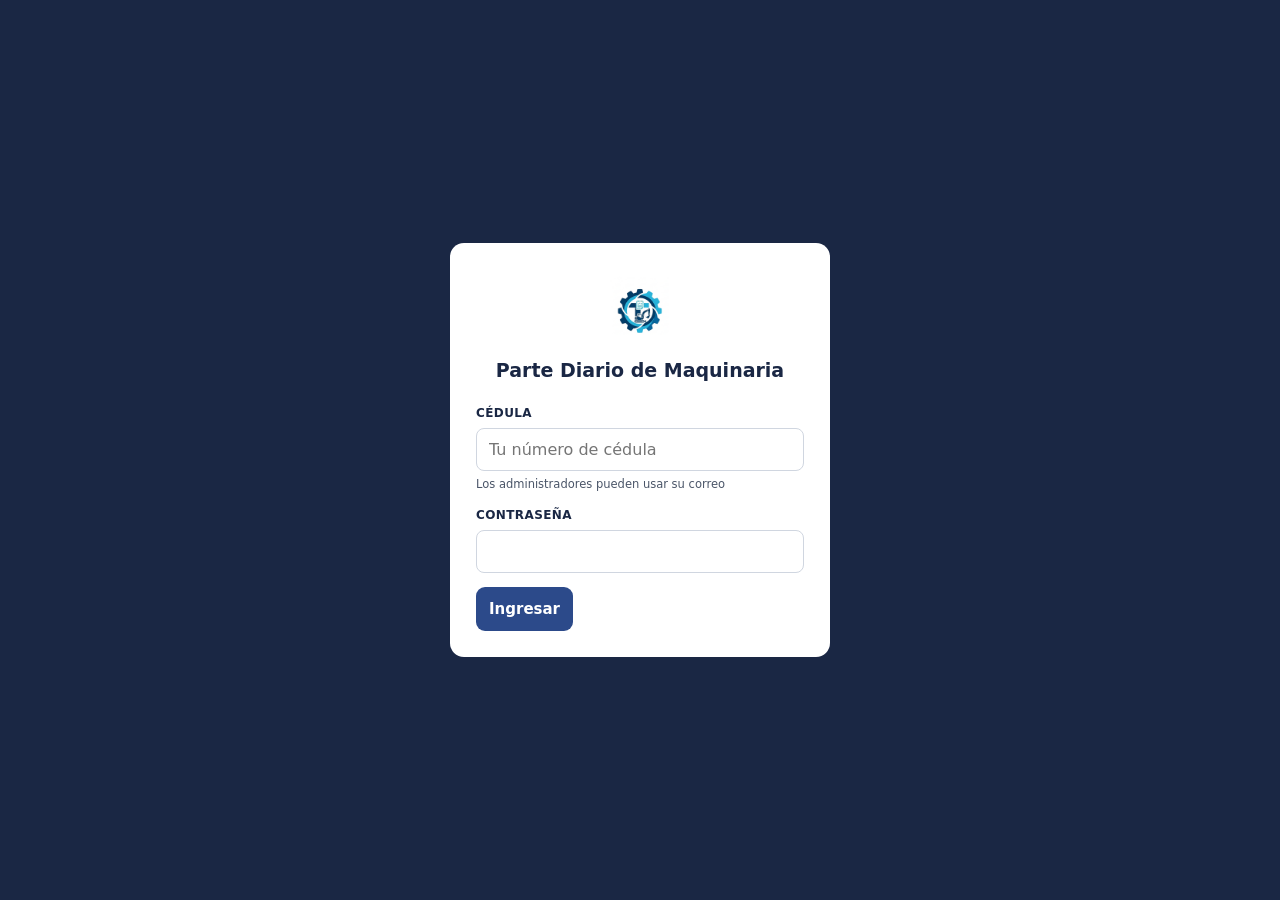
<file: equipos/plantas.html>
<!DOCTYPE html>
<html lang="es">
<head>
<meta charset="UTF-8">
<meta name="viewport" content="width=device-width, initial-scale=1.0, maximum-scale=1.0, user-scalable=no">
<meta name="theme-color" content="#1a2744">
<title>Plantas - Tecsul</title>
<link rel="manifest" href="../manifest.json">
<link rel="apple-touch-icon" href="./icon-192.png">
<style>
/* Mismos colores y medidas que flota.html y parte_diario_v5.html */
:root {
  --azul-oscuro: #1a2744; --azul-medio: #2c4a8a; --naranja: #e8640a; --naranja-claro: #f5a847;
  --gris-fondo: #f0f2f5; --gris-borde: #d0d6e0; --gris-texto: #4a5568; --blanco: #ffffff;
  --verde: #2d8a4e; --verde-suave: #e6f4ea; --rojo: #c0392b; --rojo-suave: #fdecea;
  --ambar: #9a5b00; --ambar-suave: #fff4e0; --amarillo-alerta: #f59e0b;
  --radio: 10px; --sombra: 0 2px 12px rgba(26,39,68,0.12);
}
* { box-sizing: border-box; -webkit-tap-highlight-color: transparent; }
:root { --fs: 1; }
@media (max-width: 760px), (pointer: coarse) and (max-height: 500px) { :root { --fs: 1; } }
body { margin: 0; font-family: 'Segoe UI', system-ui, -apple-system, sans-serif; background: var(--gris-fondo);
  color: var(--azul-oscuro); font-size: calc(15px*var(--fs,1)); line-height: 1.45; }
input, select, textarea, button { font-family: inherit; font-size: calc(15px*var(--fs,1)); }
button { cursor: pointer; }
[hidden] { display: none !important; }

.app-header { background: var(--azul-oscuro); color: #fff; padding: 10px 14px; display: flex; align-items: center; gap: 10px;
  position: sticky; top: 0; z-index: 50; }
.app-header img { width: 32px; height: 32px; border-radius: 6px; background: #fff; }
.app-header .t { flex: 1; min-width: 0; }
.app-header .t b { display: block; font-size: calc(15px*var(--fs,1)); }
.app-header .t span { font-size: calc(11.5px*var(--fs,1)); color: rgba(255,255,255,.65); }
.logout-link { background: rgba(255,255,255,.12); border: 0; color: #fff; padding: 7px 11px; border-radius: 8px; font-size: calc(13px*var(--fs,1)); }
.nav-tabs { display: flex; background: var(--blanco); border-bottom: 1px solid var(--gris-borde); position: sticky; top: 52px; z-index: 49; overflow-x: auto; scrollbar-width: none; }
.nav-tabs::-webkit-scrollbar { display: none; }
.nav-tab { flex: 1 0 auto; padding: 12px 10px; text-align: center; font-size: calc(13px*var(--fs,1)); font-weight: 600; color: var(--gris-texto);
  border: 0; background: none; white-space: nowrap; border-bottom: 3px solid transparent; text-decoration: none; }
.nav-tab.active { color: var(--naranja); border-bottom-color: var(--naranja); }
.nav-tab .n { display: inline-block; min-width: 18px; padding: 0 5px; margin-left: 4px; border-radius: 9px; background: var(--rojo); color: #fff; font-size: calc(11px*var(--fs,1)); }
.offline-banner { display: none; background: var(--amarillo-alerta); color: #fff; padding: 7px 14px; font-size: calc(13px*var(--fs,1)); font-weight: 600; text-align: center; }
.offline-banner.show { display: block; }

main { padding: 12px 14px 90px; max-width: 1400px; margin: 0 auto; }
@media (min-width: 900px) { main { padding: 14px 24px 90px; } }

/* barra: planta + sub-solapas */
.barra { display: flex; flex-wrap: wrap; gap: 8px; align-items: center; margin-bottom: 12px; }
.barra .esp { flex: 1; }
.seg { display: flex; flex-wrap: wrap; gap: 6px; }
.seg button { border: 1px solid var(--gris-borde); background: #fff; color: var(--azul-oscuro); border-radius: 9px; padding: 7px 12px; font-weight: 600; font-size: calc(13.5px*var(--fs,1)); }
.seg button.on { background: var(--azul-medio); border-color: var(--azul-medio); color: #fff; }
.seg.sub button.on { background: var(--naranja); border-color: var(--naranja); }
.seg button:focus-visible, .btn:focus-visible { outline: 2px solid var(--naranja); outline-offset: 2px; }
.pend { font-size: calc(12px*var(--fs,1)); font-weight: 700; color: var(--ambar); background: var(--ambar-suave); border-radius: 12px; padding: 4px 10px; }
.pend.err { color: var(--rojo); background: var(--rojo-suave); cursor: pointer; }

.card { background: #fff; border: 1px solid var(--gris-borde); border-radius: var(--radio); padding: 12px 14px; margin-bottom: 12px; }
.card h3 { margin: 0 0 8px; font-size: calc(15px*var(--fs,1)); display: flex; justify-content: space-between; gap: 8px; flex-wrap: wrap; align-items: baseline; }
.card h3 small { font-weight: 500; color: var(--gris-texto); font-size: calc(12px*var(--fs,1)); }
.nota { font-size: calc(12.5px*var(--fs,1)); color: var(--gris-texto); }
.vacio { padding: 30px 16px; text-align: center; color: var(--gris-texto); }

.btn { border: 1px solid var(--gris-borde); background: #fff; color: var(--azul-oscuro); border-radius: 9px; padding: 9px 14px; font-weight: 700; white-space: nowrap; }
.btn.pri { background: var(--naranja); border-color: var(--naranja); color: #fff; }
.btn.azul { background: var(--azul-medio); border-color: var(--azul-medio); color: #fff; }
.btn.rojo { background: var(--rojo); border-color: var(--rojo); color: #fff; }
.btn.verde { background: var(--verde); border-color: var(--verde); color: #fff; }
.btn.chico { padding: 5px 9px; font-size: calc(12.5px*var(--fs,1)); font-weight: 600; }
.btn.ancho { width: 100%; padding: 13px; font-size: calc(16px*var(--fs,1)); white-space: normal; }
.btn:disabled { opacity: .55; cursor: default; }
.botones { display: flex; flex-wrap: wrap; gap: 8px; }
.botones.col { flex-direction: column; }

.chip { display: inline-block; font-size: calc(11.5px*var(--fs,1)); font-weight: 700; padding: 3px 9px; border-radius: 12px; background: #eef2f7; color: var(--azul-medio); white-space: nowrap; }
.chip.ok { background: var(--verde-suave); color: var(--verde); } .chip.mal { background: var(--rojo-suave); color: var(--rojo); }
.chip.ojo { background: var(--ambar-suave); color: var(--ambar); } .chip.gris { background: #eceff3; color: var(--gris-texto); }

.kpis { display: grid; grid-template-columns: repeat(auto-fit, minmax(150px, 1fr)); gap: 10px; margin-bottom: 12px; }
.kpi { background: #fff; border: 1px solid var(--gris-borde); border-radius: var(--radio); padding: 10px 12px; display: flex; flex-direction: column; gap: 3px; min-width: 0; }
.kpi .k { font-size: calc(11.5px*var(--fs,1)); color: var(--gris-texto); font-weight: 700; }
.kpi .v { font-size: calc(24px*var(--fs,1)); font-weight: 800; line-height: 1.1; font-variant-numeric: tabular-nums; }
.kpi .v small { font-size: calc(13px*var(--fs,1)); font-weight: 600; color: var(--gris-texto); margin-left: 2px; }
.kpi .s { font-size: calc(11.5px*var(--fs,1)); color: var(--gris-texto); }
.kpi.alerta { border-color: var(--rojo); } .kpi.ojo { border-color: var(--amarillo-alerta); }

/* formularios */
.campos { display: grid; grid-template-columns: repeat(auto-fit, minmax(190px, 1fr)); gap: 10px 12px; }
.campos label, .campo { display: flex; flex-direction: column; gap: 3px; font-size: calc(12.5px*var(--fs,1)); font-weight: 700; color: var(--gris-texto); }
.campos input, .campos select, .campos textarea { border: 1px solid #c9d1dc; border-radius: 8px; padding: 9px 10px; font-weight: 400; color: var(--azul-oscuro); background: #fff; width: 100%; }
.campos .ancho { grid-column: 1 / -1; }
.regla { border: 1px solid var(--gris-borde); border-radius: 10px; padding: 9px 11px; display: grid; grid-template-columns: minmax(0,1fr) 120px; gap: 4px 10px; align-items: center; }
.regla .n { font-weight: 700; font-size: calc(13.5px*var(--fs,1)); }
.regla .h { font-size: calc(11.5px*var(--fs,1)); color: var(--gris-texto); }
.regla input { border: 1px solid #c9d1dc; border-radius: 8px; padding: 9px; text-align: right; font-size: calc(17px*var(--fs,1)); font-variant-numeric: tabular-nums; width: 100%; }
.regla .conv { grid-column: 1 / -1; font-size: calc(12.5px*var(--fs,1)); color: var(--verde); font-weight: 700; min-height: 1.2em; }
.regla .conv.mal { color: var(--rojo); }
.reglas { display: grid; grid-template-columns: repeat(auto-fit, minmax(240px, 1fr)); gap: 8px; }

.estado-planta { display: flex; flex-wrap: wrap; align-items: center; gap: 10px 16px; }
.estado-planta .grande { font-size: calc(20px*var(--fs,1)); font-weight: 800; }
.punto { display: inline-block; width: 12px; height: 12px; border-radius: 50%; background: var(--verde); margin-right: 6px; vertical-align: -1px; }
.punto.parada { background: var(--rojo); } .punto.cerrada { background: var(--gris-texto); }
@media (prefers-reduced-motion: no-preference) { .punto.vivo { animation: lat 1.6s infinite; } }
@keyframes lat { 0%,100% { box-shadow: 0 0 0 0 rgba(45,138,78,.5); } 50% { box-shadow: 0 0 0 6px rgba(45,138,78,0); } }

.causas { display: flex; flex-wrap: wrap; gap: 6px; }
.causas button { border: 1px solid var(--gris-borde); background: #fff; border-radius: 18px; padding: 7px 12px; font-size: calc(13px*var(--fs,1)); }
.causas button.on { border-color: var(--rojo); background: var(--rojo-suave); color: var(--rojo); font-weight: 700; }

/* tablas */
.tw { overflow: auto; background: #fff; border: 1px solid var(--gris-borde); border-radius: var(--radio); }
table.t { border-collapse: collapse; width: 100%; font-size: calc(12.5px*var(--fs,1)); }
.t th { background: #f0f2f5; font-size: calc(10.5px*var(--fs,1)); text-transform: uppercase; color: var(--gris-texto); padding: 6px 7px; text-align: right; border-bottom: 1px solid var(--gris-borde); white-space: nowrap; position: sticky; top: 0; }
.t td { padding: 6px 7px; border-bottom: 1px solid #eef0f4; white-space: nowrap; text-align: right; font-variant-numeric: tabular-nums; }
.t th.l, .t td.l { text-align: left; }
.t tr.ojo td { background: #fffbea; } .t tr.mal td { background: #fdf1ef; }
.t tr.pend td { color: var(--ambar); }
.t td input, .t td select { border: 1px solid #d6dce6; border-radius: 6px; padding: 4px 6px; font-size: calc(12.5px*var(--fs,1)); max-width: 130px; }
.t td input.n { text-align: right; width: 80px; }
.t .x { border: 0; background: none; color: #a0aab8; font-size: calc(15px*var(--fs,1)); padding: 0 4px; }
.t .x:hover { color: var(--rojo); }

/* gráficos */
.graf { width: 100%; height: auto; display: block; }
.leyenda { display: flex; flex-wrap: wrap; gap: 12px; font-size: calc(12px*var(--fs,1)); color: var(--gris-texto); margin-top: 4px; }
.leyenda i { display: inline-block; width: 10px; height: 10px; border-radius: 2px; margin-right: 5px; vertical-align: -1px; }
.dos { display: grid; grid-template-columns: minmax(0, 1.6fr) minmax(0, 1fr); gap: 12px; }
@media (max-width: 980px) { .dos { grid-template-columns: minmax(0, 1fr); } }

.tanques { display: grid; grid-template-columns: repeat(auto-fit, minmax(200px, 1fr)); gap: 10px; }
.tq { border: 1px solid var(--gris-borde); border-radius: 10px; padding: 10px 12px; display: flex; flex-direction: column; gap: 4px; }
.tq b { font-size: calc(13.5px*var(--fs,1)); }
.tq .barra-tq { height: 10px; border-radius: 6px; background: #e8ecf2; overflow: hidden; }
.tq .barra-tq i { display: block; height: 100%; background: var(--azul-medio); }
.tq.bajo .barra-tq i { background: var(--rojo); }

/* ventanas */
.modal-fondo { position: fixed; inset: 0; background: rgba(15,25,45,.45); z-index: 300; display: flex; align-items: flex-start; justify-content: center; padding: 30px 10px; overflow: auto; }
.modal { background: #fff; border-radius: 14px; width: min(720px, 100%); box-shadow: 0 20px 50px rgba(0,0,0,.25); }
.modal.ancho { width: min(1100px, 100%); }
.modal h3 { margin: 0; padding: 13px 16px; border-bottom: 1px solid #e5e9f0; font-size: calc(16px*var(--fs,1)); display: flex; justify-content: space-between; align-items: center; gap: 8px; }
.modal h3 button { border: 0; background: none; font-size: 24px; color: var(--gris-texto); }
.modal .cuerpo { padding: 14px 16px; max-height: 72vh; overflow: auto; display: flex; flex-direction: column; gap: 12px; }
.modal .pie { padding: 12px 16px; border-top: 1px solid #e5e9f0; display: flex; gap: 8px; justify-content: flex-end; flex-wrap: wrap; }
.tramo { border-radius: 10px; padding: 10px 12px; background: #f5f7fa; display: grid; grid-template-columns: repeat(auto-fit, minmax(110px, 1fr)); gap: 6px 10px; font-size: calc(12.5px*var(--fs,1)); }
.tramo div { display: flex; flex-direction: column; }
.tramo span { color: var(--gris-texto); font-size: calc(11px*var(--fs,1)); }
.tramo b { font-size: calc(16px*var(--fs,1)); font-variant-numeric: tabular-nums; }
.tramo.ok { background: var(--verde-suave); } .tramo.mal { background: var(--rojo-suave); } .tramo.ojo { background: var(--ambar-suave); }
.fotos-prev { display: flex; flex-wrap: wrap; gap: 6px; }
.fotos-prev img { width: 76px; height: 76px; object-fit: cover; border-radius: 8px; border: 1px solid var(--gris-borde); }

#toast { position: fixed; left: 50%; bottom: 24px; transform: translateX(-50%); background: var(--azul-oscuro); color: #fff; padding: 11px 16px;
  border-radius: 10px; z-index: 500; box-shadow: var(--sombra); max-width: 92vw; font-weight: 600; }
#toast.error { background: var(--rojo); } #toast.ok { background: var(--verde); }
#aviso-vivo { position: fixed; right: 14px; top: 110px; z-index: 450; max-width: min(360px, 92vw); background: var(--rojo); color: #fff; border-radius: 12px; padding: 12px 14px; box-shadow: var(--sombra); }
#aviso-vivo button { float: right; border: 0; background: rgba(255,255,255,.2); color: #fff; border-radius: 6px; margin-left: 8px; }
#carga { position: fixed; inset: 0; background: rgba(255,255,255,.75); z-index: 400; display: flex; align-items: center; justify-content: center; font-weight: 700; }
</style>
</head>
<body>
<header class="app-header">
  <img src="./icon-192.png" alt="" onerror="this.style.display='none'">
  <div class="t"><b>Plantas</b><span id="hdr-usuario">—</span></div>
  <button class="logout-link" type="button" onclick="Plantas.salir()">Salir</button>
</header>
<div class="offline-banner" id="offline-banner">Sin conexión · lo que cargues se guarda en el teléfono y se envía solo cuando vuelva la señal</div>
<nav class="nav-tabs" id="menu"></nav>

<main>
  <div class="barra">
    <div class="seg" id="sel-planta" role="group" aria-label="Planta"></div>
    <span class="esp"></span>
    <span id="pendientes" class="pend" hidden></span>
  </div>
  <div class="barra"><div class="seg sub" id="sel-vista" role="group" aria-label="Vista"></div></div>

  <section id="v-parte" hidden></section>
  <section id="v-bascula" hidden></section>
  <section id="v-vivo" hidden></section>
  <section id="v-tablero" hidden></section>
  <section id="v-recargas" hidden></section>
  <section id="v-costos" hidden></section>
  <section id="v-config" hidden></section>
</main>

<div id="aviso-vivo" hidden></div>
<div id="carga">Cargando…</div>
<div id="toast" hidden></div>

<!-- v20261116a: la misma copia local que usan Obras, Compras y RRHH (antes: CDN de terceros) -->
<script src="../supabase.min.js?v=2.45.4"></script>
<script src="../visor.js?v=20261109b"></script>
<script src="../permisos_app.js?v=20261113e"></script>
<script src="./menu.js"></script>
<script src="./plantas.js"></script>
</body>
</html>
</file>
<file: piel.css>
/* =========================================================================
 * piel.css — "piel" TECSUL, la misma de la PWA de Partes Diarios (v20261003a)
 *
 * Solo cambia el MARCO de la app: encabezado, pestañas, franja de KPIs,
 * botones y la tarjeta de login. NO toca el área de trabajo del Gantt, del plan
 * semanal ni de los informes (sus colores siguen saliendo de index.html).
 * Se carga DESPUÉS del <style> de index.html: para volver atrás alcanza con
 * sacar la línea <link rel="stylesheet" href="piel.css">.
 * ========================================================================= */
:root{
  --pd-azul-oscuro:#1a2744;
  --pd-azul-medio:#2c4a8a;
  --pd-naranja:#e8640a;
  --pd-naranja-claro:#f5a847;
  --pd-gris-fondo:#f0f2f5;
  --pd-gris-borde:#d0d6e0;
  --pd-gris-texto:#4a5568;
  --pd-verde:#2d8a4e;
  --pd-rojo:#c0392b;
  --pd-amarillo:#f59e0b;
  --pd-radio:10px;
  --pd-sombra:0 2px 12px rgba(26,39,68,.12);
}

/* ---------------------------------------------------------------- encabezado
   Fila 1 (azul oscuro): logo · título y obra · selector · usuario · acciones.
   Fila 2 (blanca): pestañas con la activa en naranja y subrayada.          */
header{
  background:var(--pd-azul-oscuro) !important;
  flex-wrap:wrap !important;
  height:auto !important;
  min-height:0 !important;
  overflow:visible !important;
  box-shadow:0 2px 8px rgba(26,39,68,.18);
  border-bottom:0 !important;
}
header > *{min-height:56px}
.brand{border-right:0 !important;padding:8px 16px !important}
.brand .logo-chip{background:#fff !important;border-radius:10px !important;padding:5px 8px !important;
  box-shadow:0 1px 4px rgba(0,0,0,.15)}
.brand .t1{font-size:calc(16px*var(--fs,1)) !important;font-weight:700 !important;color:#fff !important;letter-spacing:0 !important}
.brand .t2{color:rgba(255,255,255,.72) !important;letter-spacing:.3px !important;text-transform:none !important;
  font-size:calc(13px*var(--fs,1)) !important;margin-top:3px !important}

.navtabs{
  order:99;                         /* siempre a la fila de abajo */
  flex:1 0 100% !important;
  width:100%;
  background:#fff !important;
  border-bottom:1px solid var(--pd-gris-borde);
  min-height:0 !important;
  padding:0 6px;
}
.navtabs button{
  color:var(--pd-gris-texto) !important;
  font-size:calc(14.5px*var(--fs,1)) !important;
  font-weight:600 !important;
  padding:13px 16px 11px !important;
  border-bottom:3px solid transparent !important;
  text-transform:none !important;
  letter-spacing:0 !important;
  white-space:nowrap;
  display:flex !important;align-items:center;gap:7px;
}
/* una pestaña apagada por código (style="display:none", p. ej. Situación de pista en una obra que no la usa) sigue oculta */
.navtabs button[style*="display:none"],.navtabs button[style*="display: none"]{display:none !important}
.navtabs button .ic{display:inline-block !important;margin:0 !important;font-size:calc(14px*var(--fs,1)) !important;opacity:.7}
.navtabs button:hover{color:var(--pd-azul-oscuro) !important;background:#f7f8fb}
.navtabs button.on{color:var(--pd-naranja) !important;border-bottom-color:var(--pd-naranja) !important}
.navtabs button.on .ic{opacity:1}

.obra-pick{border-left:0 !important}
.obra-pick select{
  background:rgba(255,255,255,.1) !important;
  color:#fff !important;
  border:1px solid rgba(255,255,255,.22) !important;
  border-radius:8px !important;
  padding:7px 10px !important;
  font-size:calc(13.5px*var(--fs,1)) !important;
}
.obra-pick select option{color:#1f2937;background:#fff}
.userchip{color:rgba(255,255,255,.85) !important;font-size:calc(12.5px*var(--fs,1)) !important}
.userchip.role-admin,.userchip.role-residente{color:#fff !important}

/* botones grises del encabezado, como "Clave" y "Salir" de partes */
.expbtn{
  background:rgba(255,255,255,.14) !important;
  color:#fff !important;
  border-radius:var(--pd-radio) !important;
  padding:8px 13px !important;
  font-weight:600 !important;
}
.expbtn:hover{background:rgba(255,255,255,.24) !important}
.savebtn{
  background:var(--pd-naranja) !important;
  color:#fff !important;
  border-radius:var(--pd-radio) !important;
  padding:8px 14px !important;
  font-weight:700 !important;
}
.savebtn:hover{background:#d25708 !important}
.savechip{color:rgba(255,255,255,.8) !important}
.preschip,.guardchip{border-radius:var(--pd-radio) !important}

/* ------------------------------------------------------------ franja de KPIs
   Tarjetas blancas con número grande y borde izquierdo de color.            */
.kpistrip{
  background:var(--pd-gris-fondo) !important;
  gap:10px !important;
  padding:10px 12px !important;
  border-bottom:1px solid var(--pd-gris-borde);
}
.kpi{
  background:#fff !important;
  border-radius:var(--pd-radio) !important;
  box-shadow:var(--pd-sombra);
  border-left:5px solid var(--pd-azul-medio);
  padding:10px 14px !important;
}
.kpi .lab{color:var(--pd-gris-texto) !important;font-weight:700 !important;letter-spacing:.6px !important;font-size:calc(10.5px*var(--fs,1)) !important}
.kpi{min-width:178px !important;overflow:hidden}
.kpi .val{color:#1f2937 !important;font-size:calc(17px*var(--fs,1)) !important;font-weight:700 !important;font-family:inherit !important;
  white-space:nowrap;overflow:hidden;text-overflow:ellipsis;letter-spacing:-.2px !important}
.kpi .val small,.kpi .sub{color:var(--pd-gris-texto) !important}
.kpi:has(.val.tape){border-left-color:var(--pd-amarillo)}
.kpi:has(.val.cyan){border-left-color:var(--pd-verde)}
.kpi:has(.val.plan){border-left-color:var(--pd-azul-medio)}
.kpi:has(.val.warn){border-left-color:var(--pd-rojo)}
.kpi .val.tape{color:#b7791f !important}
.kpi .val.cyan{color:var(--pd-verde) !important}
.kpi .val.plan{color:var(--pd-azul-medio) !important}
.kpi .val.warn{color:var(--pd-rojo) !important}

/* ------------------------------------------------- barras de herramientas
   Las barras de filtros de cada vista pasan a blanco con controles claros.
   (El área del Gantt en sí no se toca.)                                     */
.filterbar{
  background:#fff !important;
  border-bottom:1px solid var(--pd-gris-borde) !important;
  border-top:0 !important;
}
.filterbar select,.filterbar input{
  background:#fff !important;color:#1f2937 !important;
  border:1px solid var(--pd-gris-borde) !important;border-radius:8px !important;
}
.filterbar label,.filterbar .lab,.filterbar span{color:var(--pd-gris-texto)}
.seg{background:var(--pd-gris-fondo) !important;border:1px solid var(--pd-gris-borde) !important;border-radius:8px !important}
.seg button{color:var(--pd-gris-texto) !important}
.seg button.on{background:var(--pd-azul-medio) !important;color:#fff !important}
.chipbtn{
  background:#fff !important;color:#1f2937 !important;
  border:1px solid var(--pd-gris-borde) !important;border-radius:8px !important;
}
.chipbtn:hover{background:#f7f8fb !important;color:var(--pd-azul-oscuro) !important}
.chipbtn.active{background:var(--pd-rojo) !important;color:#fff !important;border-color:var(--pd-rojo) !important}
.chipbtn.tape{background:var(--pd-azul-medio) !important;color:#fff !important;border-color:var(--pd-azul-medio) !important}
.chipbtn.tape:hover{background:#24407a !important}

/* barra de solo lectura */
.robar{background:var(--pd-amarillo) !important;color:#1f2937 !important}

/* -------------------------------------------------------------------- login */
.login-overlay{background:var(--pd-azul-oscuro) !important}
.login-card{
  background:#fff !important;
  color:#1f2937 !important;
  border-radius:14px !important;
  box-shadow:0 10px 40px rgba(0,0,0,.35) !important;
  border:0 !important;
}
.login-card .login-title{color:var(--pd-azul-oscuro) !important}
.login-card .login-title small{color:var(--pd-gris-texto) !important}
.login-card label{color:var(--pd-gris-texto) !important;font-weight:700 !important;letter-spacing:.4px;
  text-transform:uppercase;font-size:calc(12px*var(--fs,1)) !important}
.login-card input{
  background:#fff !important;color:#1f2937 !important;
  border:1px solid var(--pd-gris-borde) !important;border-radius:8px !important;font-size:calc(16px*var(--fs,1)) !important;
}
.login-card button{
  background:var(--pd-azul-medio) !important;color:#fff !important;border-radius:var(--pd-radio) !important;
  font-weight:700 !important;
}

/* ------------------------------------------------------------------ celular */
@media (max-width:760px){
  header > *{min-height:50px}
  .brand .t1{font-size:15px !important}
  .navtabs button{font-size:14px !important;padding:12px 13px 10px !important}
  .kpi .val{font-size:18px !important}
}

/* =========================================================================
 * FONDO BLANCO en todas las vistas (v20261003e)
 * Las vistas heredaban el fondo azul asfalto y el "papel" crema del tema
 * original. Acá se redefinen las variables SOLO dentro de las vistas, así el
 * encabezado azul de la app queda igual y todo lo de trabajo pasa a blanco.
 * ========================================================================= */
.view{
  background:#fff !important;
  color:#1f2937;
  --asphalt:#ffffff;
  --asphalt-2:#f7f8fb;
  --band:#ffffff;
  --line:#d0d6e0;
  --line-soft:#e3e7ee;
  --station:#2c4a8a;
  --station-deep:#2c4a8a;
  --ink:#1f2937;
  --ink-soft:#4a5568;
}
/* Gantt: el papel crema pasa a blanco y la cabecera a gris muy claro */
#v-gantt{ --paper:#ffffff; --paper-2:#f4f6f9; }
#v-gantt .time-body,body.gridmode #v-gantt .time-body{background:#fff !important}
#v-gantt .grid-head div{border-right-color:#e3e7ee !important}
body.gridmode #v-gantt .trow{border-bottom-color:#e8ebf0 !important}

/* Vistas que eran oscuras: --paper era "texto claro"; ahora es texto oscuro,
   y las tablas que usaban --paper de fondo se fuerzan a blanco. */
#v-weekly,#v-prod,#v-cert,#v-report,#v-pista,#v-com,#v-pbi{ --paper:#1f2937; --paper-2:#f4f6f9; --tape:#e8640a; --tape-deep:#c25408; }
.view .wk-table,.view .prod-table,.view .prod-hist-table,.view .hist-act{background:#fff !important}
.view .wk-table td,.view .prod-table td{border-bottom-color:#e8ebf0 !important}
.view .wk-table tr:hover td,.view .prod-table tr:hover td{background:#f7f9fc !important}
.view .prod-table tbody td.prod-itemcell{background:#fff !important}
.view .wk-table th,.view .prod-table th,.view .prod-table thead th.prod-itemcell{
  background:#f0f2f5 !important;color:#4a5568 !important;border-bottom:1px solid #d0d6e0}
.view .wk-foot td{background:#f4f6f9 !important}
.view .wk-item,.view .wk-act,.view .wk-frente{background:#fff !important;border-color:#d0d6e0 !important}
/* tarjetas (eran azul oscuro) */
.view .wk-nav,.view .ppc-card,.view .wk-month,.view .prod-jornada{
  background:#fff !important;border:1px solid #d0d6e0 !important;box-shadow:0 2px 10px rgba(26,39,68,.06)}
.view .ppc-ring::after{background:#fff !important}
.view .wk-nav button{background:#f0f2f5 !important;color:#2c4a8a !important}
.view .wk-nav .wlab{color:#e8640a !important}
.view .wk-select,.view .prod-jornada input,.view .prod-jornada select,.view .prod-jornada textarea{
  background:#fff !important;color:#1f2937 !important;border:1px solid #d0d6e0 !important}
.view .wk-select option{background:#fff}
.view .prod-total b{color:#1f2937 !important}
.view input::placeholder,.view textarea::placeholder{color:#9aa5b4}

/* =========================================================================
 * PANEL LATERAL DEL ÍTEM (Gantt) — v20261009b
 * El panel vive dentro de #v-gantt, donde --paper pasó a blanco (fondo del
 * Gantt). Pero el panel usa --paper como COLOR DE TEXTO: título, fechas,
 * categoría, estado, cantidades y dependencias quedaban blanco sobre blanco.
 * Acá se le devuelve texto oscuro y se ajustan los grises pensados para el
 * tema oscuro original.
 * ========================================================================= */
#drawer{
  --paper:#1f2937;
  color:#1f2937;
  background:#f7f8fb;
  box-shadow:-12px 0 32px rgba(26,39,68,.18);
}
#drawer .dtitle{color:#1a2744}
#drawer .dtitle:hover,#drawer .dtitle:focus{background:#fff;border-color:#d0d6e0}
#drawer .did{color:#2c4a8a}
#drawer .did input{background:#fff;color:#1f2937}
#drawer .dfield label{color:#5a6b80}
#drawer .dfield input,#drawer .dfield select,
#drawer .deprow .dep-item,#drawer .deprow .dep-lag,#drawer .dm-qty{background:#fff;color:#1f2937}
#drawer .deprow .dep-type,#drawer .dm-pct{background:#fff;color:#2c4a8a}
#drawer select option{background:#fff;color:#1f2937}
#drawer .dfield input:focus,#drawer .dfield select:focus{outline:none;border-color:#2c4a8a;box-shadow:0 0 0 3px rgba(44,74,138,.12)}
#drawer input[type="date"]::-webkit-calendar-picker-indicator{opacity:.6}
#drawer .minibtn{background:#fff;color:#2c4a8a}
#drawer .minibtn:hover:not(:disabled){background:#eef2f7}
#drawer .minibtn:disabled{opacity:.35;cursor:default}
#drawer .hint{color:#6b7a8e}
#drawer .dcalc{background:#fff}
#drawer .dcalc .cl span{color:#4a5568}
#drawer .dcalc .cl b{color:#1f2937}
#drawer .dm-editor,#drawer .pe-box{background:#fff}
#drawer .dm-lab,#drawer .pe-m{color:#4a5568}
#drawer .dm-mon,#drawer .pe-v{color:#5a6b80}
#drawer .pe-v small{color:#2d8a4e}
#drawer .x{background:#fff;border:1px solid #d0d6e0;color:#4a5568}
#drawer .x:hover{background:#eef2f7}
#drawer .adddep{background:#fff;color:#2c4a8a}
#drawer .dm-fijo{font-size:calc(10px*var(--fs,1));margin-left:3px}
</file>
<file: radar/app.css>
:root{--ink:#163931;--muted:#75817c;--green:#1f6855;--line:#e4eae6;--paper:#fff;--bg:#f6f8f5;--mint:#e8f4ee;--amber:#b47b2b;--sans:Inter,-apple-system,BlinkMacSystemFont,"Segoe UI",Arial,sans-serif}*{box-sizing:border-box}body{margin:0;color:var(--ink);background:var(--bg);font:14px var(--sans)}button,input,select,textarea{font:inherit}button,a,input,select{outline-offset:4px}button{cursor:pointer}button{transition:background .15s,transform .15s}button:disabled{opacity:.45;cursor:default}a{color:inherit}button:focus-visible,a:focus-visible,input:focus-visible,select:focus-visible{outline:2px solid #278b70}button:hover{filter:brightness(.97)}[hidden]{display:none!important}.sidebar{position:fixed;inset:0 auto 0 0;width:222px;background:#113d35;color:#e3ece7;padding:30px 18px;display:flex;flex-direction:column;z-index:2}.brand{display:flex;align-items:center;gap:12px;text-decoration:none;font-size:35px;font-weight:650;letter-spacing:-1.5px;padding:0 8px}.mark{display:inline-flex;color:#b1dec0;width:42px}.brand-sub{display:block;font-size:8px;letter-spacing:3.3px;font-weight:500;margin-top:2px}.workspace{font-size:9px;letter-spacing:1.4px;color:#89a89b;margin:40px 10px 25px}.workspace>span{display:block;letter-spacing:0;font-size:13px;color:#e0eae4;margin-top:9px}.dot{display:inline-block;width:6px;height:6px;border-radius:50%;background:#adddbb;margin-left:5px}.nav{display:flex;align-items:center;width:100%;text-align:left;color:#bfd0c7;border:0;background:none;border-radius:7px;padding:13px 10px;font-size:12px;gap:10px;margin:3px 0}.nav.active{background:#2b5749;color:#fff}.nav>span{font-size:19px;width:19px}.nav b{margin-left:auto;background:#3c6557;border-radius:4px;font-size:9px;padding:2px 5px;font-weight:500}.side-label{font-size:9px;letter-spacing:1.6px;color:#88a598;padding:33px 11px 12px}.side-source{display:flex;align-items:center;justify-content:space-between;padding:10px 12px;font-size:12px}.side-source i{font-style:normal;color:#b0dec0;font-size:11px}.side-source i.failed{color:#eac38a}.side-bottom{margin-top:auto;padding-top:25px}.install-card{padding:16px 12px;background:#214d40;border:1px solid #345b4d;border-radius:9px}.install-card>span{font-size:12px;font-weight:600}.install-card p{font-size:11px;color:#adc7b8;line-height:1.6;margin:8px 0 14px}.install{border:0;background:#d5e9cc;color:#173f32;padding:9px 10px;width:100%;font-size:11px;border-radius:5px}.side-bottom .link-button{color:#bbd0c3;font-size:11px;margin-top:16px}.side-foot{font-size:9px;color:#85a695;margin:21px 10px 0}.link-button,.text-button{border:0;background:none;color:var(--green);padding:7px 0}.text-button{font-size:11px}.link-button:hover{text-decoration:underline}main{margin-left:222px;padding:0 34px 24px;max-width:1900px}.topbar{height:75px;border-bottom:1px solid var(--line);display:flex;align-items:center;justify-content:space-between}.breadcrumb{font-size:11px;color:#758079}.breadcrumb span{padding:0 12px;color:#bdc8c0}.topbar>div{display:flex;gap:24px;align-items:center}.connection{font-size:10px;color:var(--green)}.intro{display:flex;justify-content:space-between;gap:20px;align-items:center;margin-top:38px}.eyebrow{font-size:9px;letter-spacing:2.4px;color:#73867a;font-weight:600}h1{font-size:34px;letter-spacing:-1.3px;font-weight:550;margin:12px 0 10px}.intro p{font-size:12px;color:#748178;margin:0}.primary{border:0;background:var(--green);color:#fff;border-radius:7px;padding:12px 16px;font-size:11px;font-weight:550;white-space:nowrap}.primary span{font-size:17px;margin-right:6px}.sync-line{display:flex;align-items:center;gap:7px;font-size:10px;color:#7b887f;margin:18px 0 27px}.pulse{height:5px;width:5px;background:#559b77;border-radius:50%}.zone{margin-left:12px;border-left:1px solid #d5ded7;padding-left:14px}.progress{padding:11px 15px;background:#e6f2e9;border-radius:7px;color:#275840;font-size:12px;margin:-8px 0 18px}.stats{display:grid;grid-template-columns:repeat(4,1fr);gap:14px;margin-bottom:28px}.stats article{background:var(--paper);border:1px solid var(--line);border-radius:9px;padding:21px 19px;position:relative;min-height:124px}.stat-label{font-size:8px;letter-spacing:1.05px;color:#8a958b;display:block;max-width:calc(100% - 16px)}.stats strong{display:block;font-size:32px;font-weight:540;line-height:1.2;margin:12px 0 7px;letter-spacing:-1px}.stats strong.amount-stat{font-size:23px;margin-top:17px;letter-spacing:-.8px}.stat-note{font-size:9px;color:#8a968c;display:block}.amber{color:var(--amber)}.stat-icon{position:absolute;right:16px;top:18px;border-radius:5px;padding:5px;color:#849288;font-size:14px;background:#f1f4ef}.stat-icon.mint{background:var(--mint);color:#2a8061}.stat-icon.sand{background:#fff3df;color:#b48438}.results-panel{border:1px solid var(--line);border-radius:10px;background:var(--paper);overflow:hidden}.panel-top{display:flex;align-items:center;justify-content:space-between;padding:23px 23px 21px}h2{font-size:15px;font-weight:600;margin:0 0 7px;letter-spacing:-.3px}.panel-top p{font-size:10px;color:var(--muted);margin:0}.panel-actions{display:flex;gap:8px}.outline{border:1px solid #dce4dd;background:#fff;color:#526558;border-radius:6px;padding:9px 12px;font-size:10px;white-space:nowrap}.icon-button{width:32px;border:1px solid var(--line);border-radius:5px;background:#fff;color:#76877a}.source-tabs{display:flex;gap:20px;border-bottom:1px solid var(--line);padding:0 24px;overflow-x:auto}.source-tab{white-space:nowrap;background:none;border:0;border-bottom:2px solid transparent;padding:3px 0 14px;color:#8a948d;font-size:11px}.source-tab.active{color:#245e47;border-bottom-color:#245e47;font-weight:600}.source-tab b{font-size:9px;font-weight:500;margin-left:7px;padding:2px 5px;border-radius:4px;background:#eef1ed}.search-row{display:flex;gap:12px;padding:20px 23px 12px}.search{display:flex;align-items:center;gap:10px;background:#f9faf7;border:1px solid var(--line);border-radius:6px;padding:0 11px;flex:1}.search>span{font-size:25px;line-height:1;color:#819385}.search input{border:0;background:none;outline:none;width:100%;min-width:0;font-size:11px;padding:11px 0;color:var(--ink)}.search input::placeholder{color:#9ca79c}.search kbd{font-size:10px;color:#9da79c;background:#fff;border:1px solid #e4e9e1;padding:2px 5px;border-radius:3px}.quick-filters{display:flex;gap:15px;align-items:center;padding:0 23px 18px;font-size:10px;color:#91a08f}.quick-filters label{display:flex;align-items:center;gap:6px}.quick-filters select{color:#5b705f;padding:5px 8px;border:1px solid #e6eae3;background:#fff;border-radius:4px;font-size:10px}.quick-filters>.link-button{margin-left:auto;font-size:10px}.advanced{padding:17px 23px 10px;border-top:1px solid var(--line);background:#f8faf7;display:grid;grid-template-columns:repeat(5,1fr);gap:13px}.advanced label{font-size:10px;color:#718573}.advanced input,.advanced select{display:block;width:100%;margin-top:7px;border:1px solid #dce6dc;background:white;padding:9px;border-radius:5px;font-size:11px;color:var(--ink)}.filter-help{grid-column:1/-1;color:#87968a;font-size:10px;line-height:1.6;margin:0 0 5px}.list-toolbar{display:flex;align-items:center;justify-content:space-between;border-top:1px solid var(--line);background:#fcfdfb;padding:12px 23px;color:#819081;font-size:10px}.list-toolbar>div{display:flex;align-items:center;gap:16px}.sort-label{display:flex;align-items:center;gap:8px}.sort-label select{border:0;background:transparent;font-size:10px;color:#526b56;max-width:205px}.view-switch{display:flex;border:1px solid #dce5da;border-radius:4px;overflow:hidden}.view-switch button{background:#fff;color:#91a18e;border:0;width:28px;padding:4px}.view-switch button.active{background:#ecf3e9;color:#35654a}.table-wrap{overflow-x:auto}table{width:100%;border-collapse:collapse;font-size:11px;min-width:920px}th{text-align:left;color:#7b897e;background:#f8faf6;font-size:9px;font-weight:500;letter-spacing:.2px;padding:13px 12px;border-bottom:1px solid var(--line);white-space:nowrap}th button{border:0;background:none;color:inherit;font:inherit;padding:0}td{padding:17px 12px;border-bottom:1px solid #edf0e9;vertical-align:top;color:#657760}td:first-child,th:first-child{padding-left:23px;width:35px}td:last-child,th:last-child{padding-right:23px}tr:hover td{background:#fcfdf9}.star{border:0;background:none;color:#a9b3a0;padding:0;font-size:20px;line-height:1}.star.saved{color:#b1873a}.badge{display:inline-flex;border-radius:4px;padding:3px 6px;background:#eaf2e9;color:#587d58;font-size:8px;letter-spacing:.2px;white-space:nowrap}.badge.ITAIPU{background:#e9eff9;color:#6a82a4}.badge.PTI{background:#f4eefa;color:#9276ac}.badge.OEI{background:#fff1e0;color:#b6904b}.process{font-size:9px;color:#88927f;display:block;margin-top:7px}.t-title{font-size:11px;font-weight:570;line-height:1.6;color:#375338;display:block;border:0;background:none;padding:0;text-align:left;width:100%;max-width:460px}.t-entity{display:block;font-size:9px;color:#9aab96;margin-top:5px;line-height:1.5}.t-new{color:#407e58;background:#eef7ec;padding:2px 4px;border-radius:3px;font-size:7px;margin-left:6px}.date{font-weight:600;color:#50694b;white-space:nowrap;font-size:10px}.time{font-size:8px;color:#a2ad99;display:block;margin-top:4px;white-space:nowrap}.urgency{display:inline-block;font-size:8px;color:#b8863d;background:#fcf2df;border-radius:4px;padding:3px 5px;margin-top:6px;white-space:nowrap}.urgency.soon{color:#ae6250;background:#fbeee8}.amount{text-align:right;white-space:nowrap;color:#466144;font-variant-numeric:tabular-nums;font-size:11px;font-weight:550}.amount.missing{font-size:9px;color:#a2ad99;font-weight:400}.external{display:inline-block;text-decoration:none;border:1px solid #dce6d8;border-radius:4px;color:#788d6d;padding:5px 7px;font-size:10px;white-space:nowrap}.external:hover{background:#ecf4e8}.notice{font-size:10px;line-height:1.7;padding:10px 23px;background:#fff9ed;color:#9a7d4b;border-bottom:1px solid #f1e8d7}.cards{display:grid;grid-template-columns:repeat(2,1fr);gap:14px;padding:20px 23px}.tender-card{border:1px solid #e3e9de;border-radius:7px;padding:19px;position:relative}.card-top{display:flex;align-items:center;gap:10px}.card-top .star{margin-left:auto}.tender-card .t-title{margin:15px 0 5px;font-size:14px;max-width:none}.card-meta{display:grid;grid-template-columns:1fr 1fr;gap:18px;margin-top:20px}.card-meta label{display:block;color:#9ba995;font-size:9px;margin-bottom:7px}.card-bottom{display:flex;justify-content:space-between;align-items:center;border-top:1px solid #edf0e9;padding-top:15px;margin-top:18px}.card-bottom .amount{text-align:left}.empty{text-align:center;padding:70px 25px;color:#8b9c82}.empty h3{font-size:17px;font-weight:550;color:#5d7952}.empty p{font-size:11px;line-height:1.8;max-width:400px;margin:12px auto}.empty span{font-size:36px;color:#aec4a0}.pagination{display:flex;align-items:center;justify-content:space-between;padding:15px 23px;font-size:10px;color:#94a28a;background:#fdfefb}.pagination>div{display:flex;gap:9px;align-items:center}.pagination select{border:0;background:none;color:#7d9072;font-size:10px;margin-right:10px}.pagination button{border:1px solid #dfe7d9;border-radius:4px;background:#fff;color:#79916d;width:29px;height:27px}.bottom-note{display:flex;gap:9px;color:#98a590;font-size:10px;line-height:1.6;padding:12px 0}.bottom-note>span{margin-top:8px}footer{display:flex;align-items:center;justify-content:space-between;color:#b0bba7;font-size:9px;border-top:1px solid var(--line);padding-top:16px}footer>span:first-child{font-size:19px;letter-spacing:-.5px;color:#7f9973}footer small{font-size:9px;letter-spacing:0;color:#a1b095;margin-left:9px}.backdrop{position:fixed;inset:0;background:#11271c55;z-index:9}.drawer{position:fixed;right:0;top:0;bottom:0;background:#fff;width:min(490px,100%);z-index:10;overflow-y:auto;padding:45px 30px;box-shadow:-6px 0 40px #0001}.close{position:absolute;right:20px;top:16px;background:none;border:0;color:#819578;font-size:26px}.drawer h2{font-size:23px;line-height:1.45;margin-top:18px}.drawer .description{font-size:12px;color:#7f9275;line-height:1.8}.detail-grid{display:grid;grid-template-columns:1fr 1fr;gap:21px;background:#f7faf3;padding:20px;border-radius:7px;margin:24px 0}.detail-grid label{font-size:9px;color:#91a087;display:block;margin-bottom:7px}.detail-grid strong{font-size:12px;line-height:1.6;font-weight:550}.drawer .primary{display:inline-block;text-decoration:none;width:100%;text-align:center;padding:13px}.drawer .outline{margin:12px 4px 0 0}.drawer textarea{border:1px solid #dce7d3;width:100%;height:120px;margin-top:10px;border-radius:6px;padding:12px;resize:vertical;font-size:12px;color:#4e6943}.note-label{display:block;font-size:11px;font-weight:550;margin-top:30px}.tiny{font-size:9px;line-height:1.7;color:#9aad8d}.drawer-info{padding:16px;background:#fff8e8;font-size:10px;line-height:1.8;color:#9f8450;margin-top:24px}.toast{position:fixed;bottom:25px;left:50%;transform:translateX(-50%);background:#1d4d35;color:#fff;box-shadow:0 5px 20px #15331e30;border-radius:7px;font-size:12px;padding:13px 20px;z-index:30;max-width:calc(100% - 32px)}dialog{border:0;border-radius:12px;padding:35px;width:min(650px,calc(100% - 30px));color:var(--ink);box-shadow:0 20px 100px #0002}dialog::backdrop{background:#173c2550}dialog h2{font-size:24px;margin:0 20px 23px 0}dialog p{font-size:12px;line-height:1.9;color:#6c8262}.source-info{border-top:1px solid #e8eddf;padding:17px 0}.source-info strong{font-size:13px}.source-info p{font-size:11px;margin:7px 0}.source-info .external{margin-top:5px}.spin{display:inline-block;animation:spin 1.2s linear infinite}@keyframes spin{to{transform:rotate(360deg)}}@media(min-width:1500px){main{padding-left:50px;padding-right:50px}.stats strong.amount-stat{font-size:29px}}@media(max-width:1180px){.sidebar{width:192px;padding-left:12px;padding-right:12px}main{margin-left:192px;padding:0 24px 20px}.brand{font-size:31px}.nav{font-size:10px;padding-left:8px;gap:6px}.stats{gap:10px}.stats article{padding:19px 13px}.stat-label{font-size:7px}.stat-icon{right:9px;padding:3px}.stats strong.amount-stat{font-size:20px}.advanced{grid-template-columns:repeat(3,1fr)}}@media(max-width:850px){.sidebar{position:static;width:100%;padding:15px 20px;background:#113d35;display:block}.brand{font-size:26px;padding:0;display:inline-flex;gap:7px}.mark{width:32px}.brand-sub{font-size:6px;letter-spacing:2.5px}.workspace,.side-label,#sideSources,.side-bottom{display:none}.sidebar nav{display:flex;gap:8px;overflow-x:auto;margin-top:18px}.nav{width:auto;white-space:nowrap;padding:9px 10px;margin:0;font-size:10px;gap:5px;flex-shrink:0}.nav span{font-size:14px;width:14px}.nav b{font-size:8px}main{margin-left:0;padding:0 18px 20px}.topbar{height:49px}.breadcrumb{font-size:10px}.topbar>div{gap:15px}.intro{margin-top:26px;align-items:flex-start}h1{font-size:29px;letter-spacing:-1px;margin:9px 0}.intro p{font-size:11px;line-height:1.6;max-width:280px}.primary{font-size:10px;padding:10px 12px}.intro>.primary{margin-top:20px}.stats{grid-template-columns:repeat(2,1fr);gap:10px;margin-bottom:22px}.stats article{min-height:110px;padding:17px}.stat-label{font-size:8px}.stats strong{font-size:29px}.stats strong.amount-stat{font-size:23px}.stat-icon{right:12px;top:13px}.sync-line{margin:16px 0 20px;font-size:9px;flex-wrap:wrap}.zone{margin-left:auto;font-size:8px}.panel-top{padding:20px 17px}.panel-top h2{font-size:14px}.panel-actions .outline{font-size:9px;padding:8px}.source-tabs{gap:23px;padding:0 17px}.search-row{padding:17px 15px 12px;gap:8px}.search input{font-size:10px}.search kbd{display:none}.search-row>.outline{font-size:9px;padding:9px}.quick-filters{padding:0 15px 16px;gap:7px;flex-wrap:wrap}.quick-filters label{font-size:9px}.quick-filters select{font-size:9px;max-width:190px}.quick-filters>.link-button{font-size:9px}.list-toolbar{padding:12px 15px;gap:10px}.sort-label{font-size:0;gap:0}.sort-label select{font-size:9px;max-width:180px}.list-toolbar>div{gap:8px}.cards{grid-template-columns:1fr;padding:15px;gap:12px}.advanced{grid-template-columns:repeat(2,1fr);padding:17px 15px;gap:12px}.tender-card{padding:17px}.pagination{padding:14px 15px}.bottom-note{font-size:9px}.t-entity{font-size:10px}.source-tab{font-size:10px}footer>span:last-child{font-size:8px}}@media(max-width:450px){h1{font-size:25px}.intro>.primary{font-size:9px;padding:9px;max-width:118px;white-space:normal}.intro>.primary span{font-size:14px}.zone{width:100%;border:0;padding:0;margin:3px 0 0 12px}.stats strong.amount-stat{font-size:20px}.stat-label{font-size:7px}.stats article{padding:16px 12px}.stat-icon{font-size:12px}.quick-filters>.link-button{margin-left:0}.panel-top h2{font-size:13px}.icon-button{display:none}.pagination>div{gap:5px}.pagination select{margin-right:0}.breadcrumb span{padding:0 5px}.drawer{padding:40px 23px}}@media print{.sidebar,.topbar,.intro>.primary,.panel-actions,.search-row,.quick-filters,.advanced,.list-toolbar,.pagination,.source-tabs,.sync-line,.bottom-note,footer,.star,.backdrop,.drawer,dialog{display:none!important}main{margin:0;padding:0}.intro{margin:0}.stats article{border:0}.results-panel{border:0}.table-wrap{overflow:visible}table{min-width:0;font-size:8px}th,td{padding:7px 5px}.t-title{font-size:9px}.external{border:0}.cards{grid-template-columns:1fr 1fr}.tender-card{break-inside:avoid}}
</file>
<file: radar/theme.css>
/* Valores de piel.css: azul/naranja, tarjetas blancas y bordes suaves. */
:root{--pd-azul-oscuro:#1a2744;--pd-azul-medio:#2c4a8a;--pd-naranja:#e8640a;--pd-naranja-claro:#f5a847;--pd-gris-fondo:#f0f2f5;--pd-gris-borde:#d0d6e0;--pd-gris-texto:#4a5568;--pd-verde:#2d8a4e;--pd-rojo:#c0392b;--pd-radio:10px;--pd-sombra:0 2px 12px rgba(26,39,68,.12);--ink:#1f2937;--muted:#4a5568;--green:#2c4a8a;--line:#d0d6e0;--paper:#fff;--bg:#f0f2f5;--mint:#eef2f7;--amber:#b7791f;--sans:'Segoe UI',system-ui,sans-serif}
body{font-family:var(--sans);font-size:14px}.sidebar{background:var(--pd-azul-oscuro);color:#fff}.brand{font-size:26px}.mark{color:var(--pd-naranja-claro)}
.nav{color:#cdd5e3;font-size:12px}.nav.active{background:#fff;color:var(--pd-naranja);box-shadow:inset 3px 0 var(--pd-naranja)}.nav b{background:#2c4a8a;color:#fff}
.workspace,.side-label,.side-foot{color:#a4b3cc}.workspace>span{color:#fff}.side-source{color:#dde4f1}.side-source i{color:#75c78c}
.install-card{background:#233355;border-color:#3b4f72}.install-card p{color:#cdd5e3}.install{color:#f5a847}
.primary{background:var(--pd-naranja)!important;color:#fff!important;border-color:var(--pd-naranja)!important;border-radius:var(--pd-radio);font-weight:700}.primary:hover{background:#d25708!important}
.outline{border-color:var(--pd-gris-borde);border-radius:8px}.external,.link-button{color:var(--pd-azul-medio)}.source-tab.active{color:var(--pd-naranja);border-color:var(--pd-naranja);background:#fff6ee}.star.saved{color:var(--pd-naranja)}
.topbar{background:#fff}.stats article{border-left:5px solid var(--pd-azul-medio);border-radius:var(--pd-radio);box-shadow:var(--pd-sombra)}.stats article:nth-child(2){border-left-color:var(--pd-verde)}.stats article:nth-child(3){border-left-color:var(--pd-rojo)}.stats article:nth-child(4){border-left-color:var(--pd-naranja)}.stat-icon{color:#2c4a8a;background:#eef2f7}
h1{font-weight:750;letter-spacing:-.5px}h2{font-weight:700}.results-panel,#participationPanel{border-radius:var(--pd-radio);box-shadow:var(--pd-sombra)}.badge.PTI{background:#fff1e5;color:#ad4a08}
.participation-filters{display:flex;align-items:end;flex-wrap:wrap;gap:12px;margin:20px 0}.participation-filters label,.participation-form label{display:grid;gap:6px;font-size:12px;color:var(--muted)}
.participation-filters input,.participation-filters select,.participation-form input,.participation-form select{padding:9px;border:1px solid var(--line);border-radius:8px;background:#fff;color:var(--ink);max-width:100%}
#participationPanel{background:#fff;padding:24px;border:1px solid var(--line)}.participation-stats{margin:16px 0;gap:10px}.participation-stats article{padding:18px 12px}.participation-stats strong{font-size:28px}.participation-stats small{font-size:18px;color:var(--muted)}
.outcome-bar{height:9px;border-radius:5px;background:var(--pd-rojo);margin:12px 0;overflow:hidden}.outcome-bar span{display:block;height:100%;background:var(--pd-verde)}.outcome-bar.no-decisions{background:var(--pd-gris-borde)}
.stage{display:inline-block;border-radius:6px;font-size:11px;padding:5px 7px;background:#eef2f7;white-space:nowrap}.stage-won{background:#e1f4e7;color:#26733b}.stage-lost{background:#fce8e8;color:#a12323}.stage-submitted{background:#e8eef9;color:#2c4a8a}
.participation-form{display:grid;grid-template-columns:1fr 1fr;gap:16px}.participation-history{padding-left:20px;font-size:12px;color:var(--muted)}.participation-history li{margin:8px 0}.form-error{color:var(--pd-rojo);margin:14px 0}
#pNotes,#pReason{width:100%;min-height:85px;border:1px solid var(--line);padding:10px;border-radius:8px;font:inherit;color:var(--ink)}#infoDialog{max-width:820px}
button:focus-visible,a:focus-visible,input:focus-visible,select:focus-visible,textarea:focus-visible{outline:2px solid var(--pd-azul-medio)}
@media(max-width:850px){.sidebar{background:var(--pd-azul-oscuro)}.nav.active{box-shadow:inset 0 -3px var(--pd-naranja)}}
@media(max-width:800px){#participationPanel{padding:14px}.participation-form{grid-template-columns:1fr}.participation-stats{grid-template-columns:1fr 1fr}.participation-table{min-width:850px}.participation-filters label{flex:1;min-width:135px}.topbar{display:none}}
/* Dentro de la app TECSUL (pestaña Licitaciones): la app ya se instala sola; sin tarjeta de instalación ni enlace que recargue el marco */
.install-card{display:none!important}.brand{pointer-events:none}
/* Licitaciones privadas y próximas presentaciones (v20261012b) */
.badge.PRIV{background:#1a2744;color:#fff}
.part-actions{display:flex;gap:8px;flex-wrap:wrap;margin-left:auto}
#participationPanel .panel-top{display:flex;gap:10px;align-items:flex-start;flex-wrap:wrap}
.priv-fields{border:1px solid var(--line);border-radius:10px;padding:14px 16px 6px;margin:0 0 18px;background:#fafbfd}
.priv-fields legend{font-weight:700;font-size:12px;color:var(--pd-azul-oscuro);padding:0 6px}
.participation-form .full{grid-column:1/-1}.participation-form label input[type=datetime-local]{padding:9px;border:1px solid var(--line);border-radius:8px}
.cierre{color:var(--muted);font-size:10px;margin:0 0 4px}.cierre.pronto,.pronto{color:var(--pd-naranja)!important;font-weight:700}.cierre.vencido{color:var(--pd-rojo);font-weight:700}
.proximas{margin:18px 0 6px;border:1px solid var(--line);border-left:4px solid var(--pd-naranja);border-radius:var(--pd-radio);padding:12px 16px;background:#fff}
.proximas h3{margin:0 0 8px;font-size:13px;color:var(--pd-azul-oscuro)}.proximas ul{list-style:none;margin:0;padding:0}
.proximas li{display:flex;flex-wrap:wrap;align-items:center;gap:6px 10px;padding:7px 0;border-top:1px solid #eef0f4}.proximas li:first-child{border-top:0}
.proximas .cuenta{min-width:64px;font-weight:700;font-size:12px;color:var(--pd-azul-medio)}.proximas .quien{flex-basis:100%;font-size:11px;color:var(--muted);padding-left:74px}
.proximas .t-title{font-size:13px;text-align:left}
@media(max-width:800px){.proximas .quien{padding-left:0}.part-actions{margin-left:0;width:100%}.part-actions button{flex:1}}
@media(max-width:800px){.participation-filters input,.participation-filters select{width:100%;min-width:0;box-sizing:border-box}}
</file>
<file: radar/antecedentes.css>
/* antecedentes.css — Licitaciones › Antecedentes de obra · v20261020a
   Misma piel que theme.css (piel.css de la PWA): tarjetas blancas, borde
   izquierdo de color, azul medio para lo seleccionable y naranja para lo activo. */
#antecedentesPanel{background:#fff;padding:24px;border:1px solid var(--line);border-radius:var(--pd-radio);box-shadow:var(--pd-sombra);font-size:14px;color:var(--ink)}
#antecedentesPanel .panel-top{display:flex;gap:10px;align-items:flex-start;justify-content:space-between;flex-wrap:wrap;padding:0 0 14px}
#antecedentesPanel .panel-top h2{margin:0 0 4px;font-size:20px;color:var(--pd-azul-oscuro)}
#antecedentesPanel .panel-top p{font-size:13px;color:var(--muted);margin:0;max-width:62ch}
#antecedentesPanel .part-actions{display:flex;gap:8px;flex-wrap:wrap}
#antecedentesPanel .part-actions button{margin:0;font-size:13px;padding:9px 13px}
#antecedentesPanel .notice{font-size:13px;padding:10px 12px;border-radius:8px;border:1px solid #f1e8d7}
.ant-resumen{display:flex;gap:10px;flex-wrap:wrap;margin:4px 0 14px}
.ant-resumen span{background:var(--pd-gris-fondo);border-left:4px solid var(--pd-azul-medio);border-radius:8px;padding:7px 12px;font-size:12.5px;color:var(--muted)}
.ant-resumen span:nth-child(2){border-left-color:var(--pd-verde)}
.ant-resumen span:nth-child(3){border-left-color:var(--pd-naranja)}
.ant-resumen b{color:var(--ink);font-size:15px;margin-right:3px}
.ant-filtros{display:flex;gap:12px;flex-wrap:wrap;align-items:end}
.ant-filtros label{display:grid;gap:6px;font-size:12px;color:var(--muted);min-width:0}
.ant-filtros select{padding:9px;border:1px solid var(--line);border-radius:8px;background:#fff;color:var(--ink);font-size:14px;max-width:100%}
.ant-q{flex:1 1 320px;display:flex!important;align-items:center;gap:8px;border:1px solid var(--line);border-radius:8px;padding:0 10px;background:#fff}
.ant-q span{color:var(--muted);font-size:16px}
.ant-q input{flex:1;min-width:0;border:0;outline:0;padding:10px 0;font-size:15px;background:transparent;color:var(--ink)}
.ant-q:focus-within{border-color:var(--pd-azul-medio);box-shadow:0 0 0 2px #2c4a8a22}
.ant-cuenta{font-size:12.5px;color:var(--muted);margin:10px 0 0;min-height:1em}
.ant-lista{display:flex;flex-direction:column;gap:10px;margin-top:10px}
.ant-obra{background:#fff;border:1px solid var(--line);border-left:5px solid var(--pd-azul-medio);border-radius:var(--pd-radio);overflow:hidden}
.ant-obra.k-LIC{border-left-color:var(--pd-naranja-claro)}
.ant-obra.k-PER{border-left-color:var(--pd-verde)}
.ant-obra[open]{border-left-color:var(--pd-naranja);box-shadow:var(--pd-sombra)}
.ant-obra summary{list-style:none;cursor:pointer;padding:12px 14px;display:grid;grid-template-columns:auto 1fr auto;gap:2px 10px;align-items:start}
.ant-obra summary::-webkit-details-marker{display:none}
.ant-obra summary:hover{background:#f7f8fb}
.ant-obra summary:focus-visible{outline:2px solid var(--pd-naranja);outline-offset:-2px}
.ant-code{grid-row:span 2;font:600 12px ui-monospace,'SF Mono',Menlo,Consolas,monospace;color:var(--pd-azul-medio);background:#eef2fa;border-radius:6px;padding:3px 7px;margin-top:1px}
.ant-nom{font-weight:700;font-size:15px;line-height:1.25;color:var(--pd-azul-oscuro);min-width:0}
.ant-meta{font-size:12.5px;color:var(--muted);min-width:0}
.ant-n{grid-row:span 2;align-self:center;font:500 12px ui-monospace,Menlo,Consolas,monospace;color:var(--muted);white-space:nowrap}
.ant-n::after{content:" ▸"}
.ant-obra[open] .ant-n::after{content:" ▾";color:var(--pd-naranja)}
.ant-obra ul{list-style:none;margin:0;padding:0;border-top:1px solid var(--line)}
.ant-doc{display:flex;gap:12px;align-items:center;justify-content:space-between;padding:10px 14px}
.ant-doc+.ant-doc{border-top:1px solid #e3e7ee}
.ant-txt{display:flex;flex-direction:column;gap:2px;min-width:0}
.ant-tipo{font-weight:700;font-size:10.5px;letter-spacing:.6px;text-transform:uppercase;color:var(--muted)}
.ant-det{font-size:14px;overflow-wrap:anywhere}
.ant-frag{font-size:12px;color:#7a5a12;background:#fff8e6;border-radius:6px;padding:4px 7px;margin-top:3px;overflow-wrap:anywhere}
.ant-fp{font-size:12px;color:var(--muted);font-variant-numeric:tabular-nums}
.ant-acc{display:flex;gap:6px;align-items:center;flex:0 0 auto}
.ant-acc .primary,.ant-acc .outline{margin:0;font-size:12.5px;padding:7px 11px;text-decoration:none;line-height:1.2;display:inline-flex;align-items:center}
.ant-sin{font-size:12px;color:var(--muted)}
.ant-form{display:grid;grid-template-columns:repeat(2,minmax(0,1fr));gap:12px}
.ant-form label{display:grid;gap:6px;font-size:12px;color:var(--muted)}
.ant-form input,.ant-form select{padding:9px;border:1px solid var(--line);border-radius:8px;background:#fff;color:var(--ink);font-size:14px;width:100%;box-sizing:border-box}
.ant-form .form-error{grid-column:1/-1;color:var(--pd-rojo);font-size:13px;margin:0}
.ant-form-acc{grid-column:1/-1;display:flex;gap:8px;flex-wrap:wrap}
.ant-form-acc button{margin:0;font-size:13px;padding:10px 14px}
.ant-borrar{color:var(--pd-rojo)!important;border-color:#e8b4ae!important}
@media(max-width:850px){
  #antecedentesPanel{padding:14px}
  .ant-doc{flex-direction:column;align-items:stretch;gap:8px}
  .ant-acc .primary{flex:1;justify-content:center}
  .ant-form{grid-template-columns:1fr}
}
@media print{.ant-acc,.ant-filtros,#antecedentesPanel .part-actions{display:none}.ant-obra{break-inside:avoid}}
</file>
